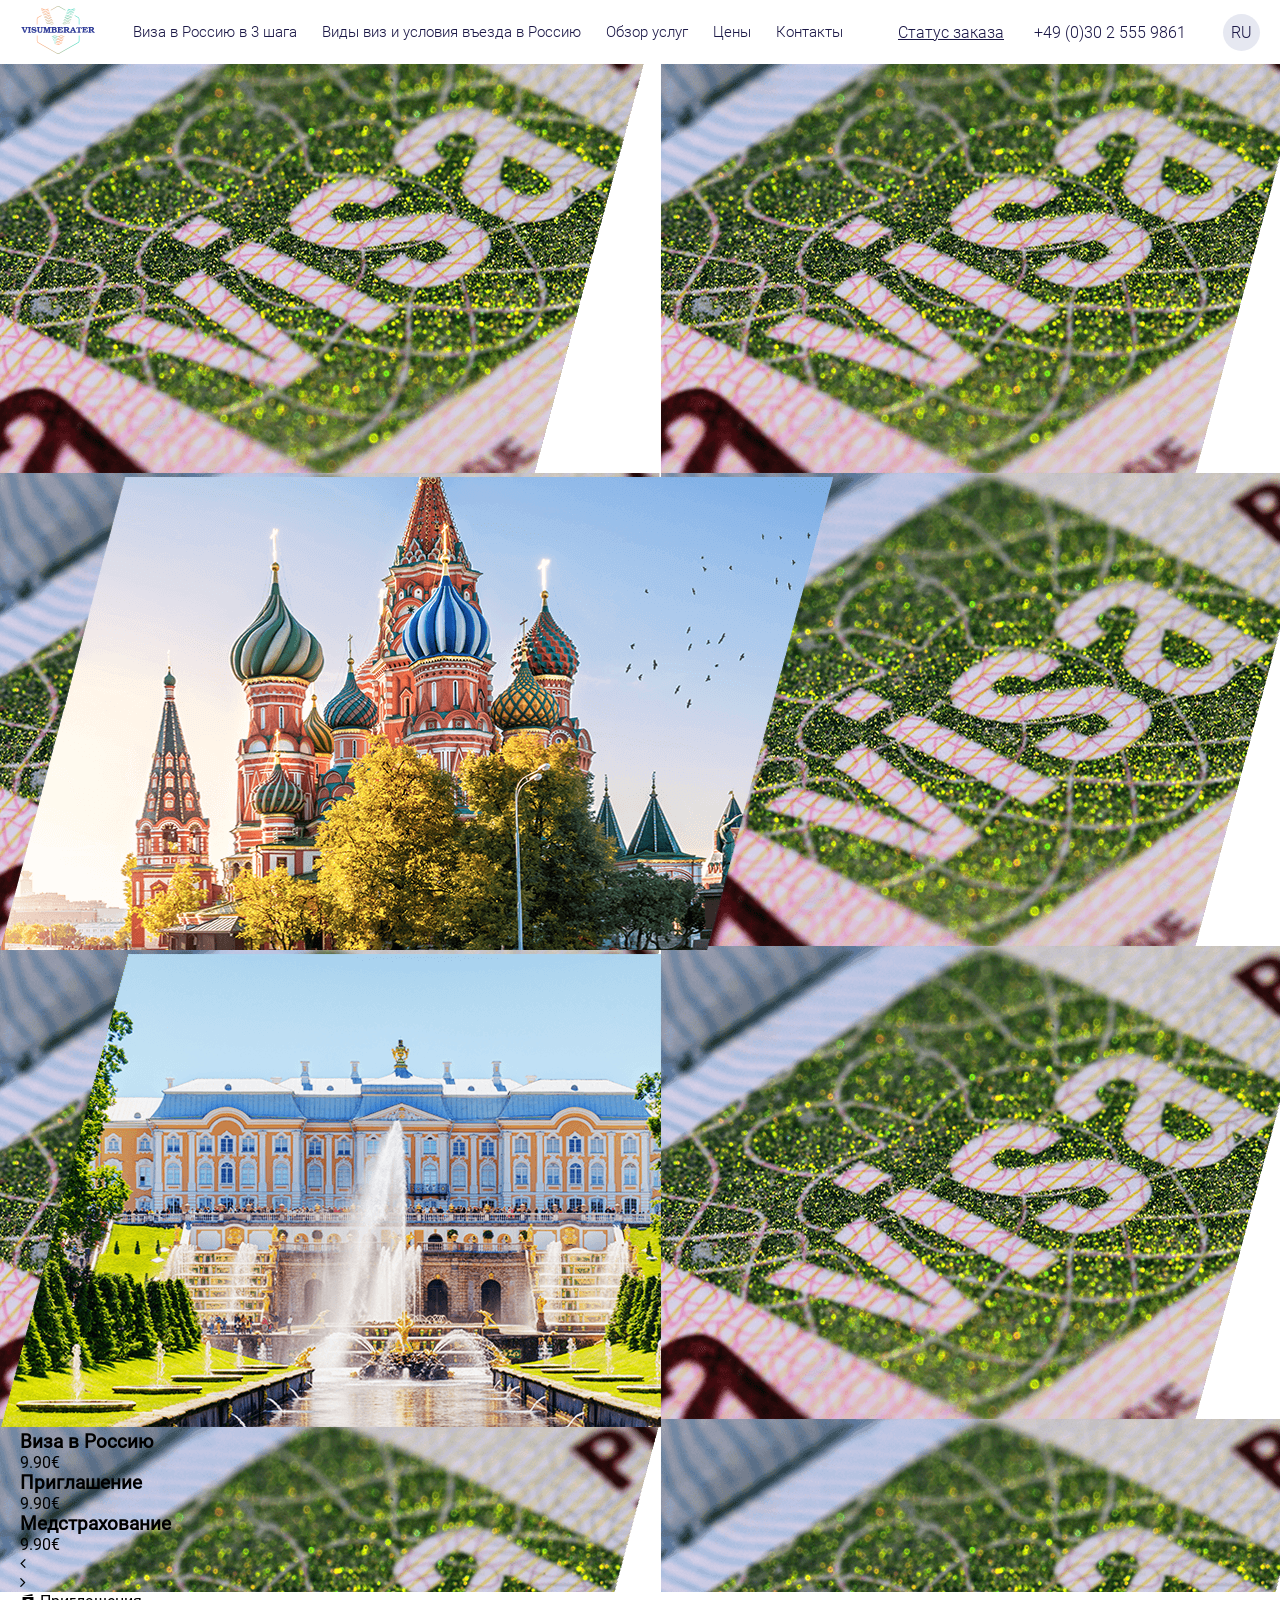
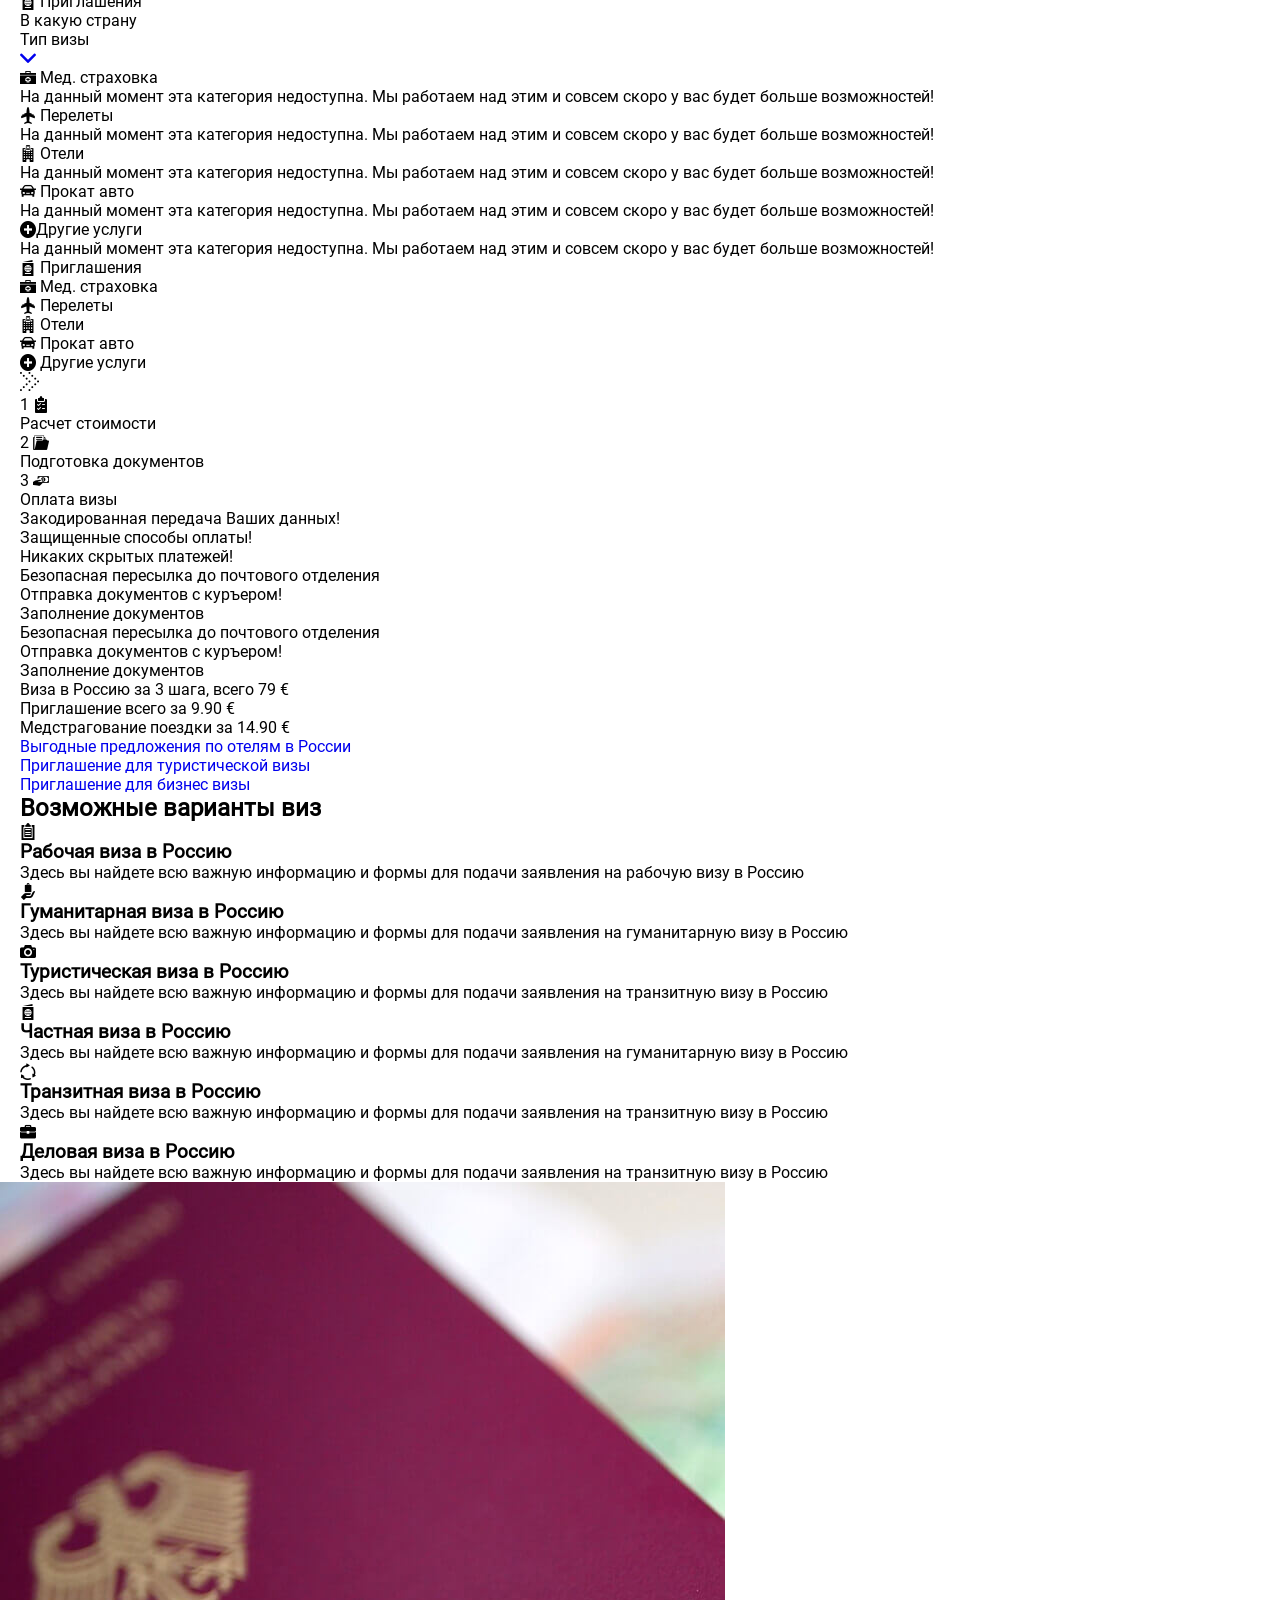
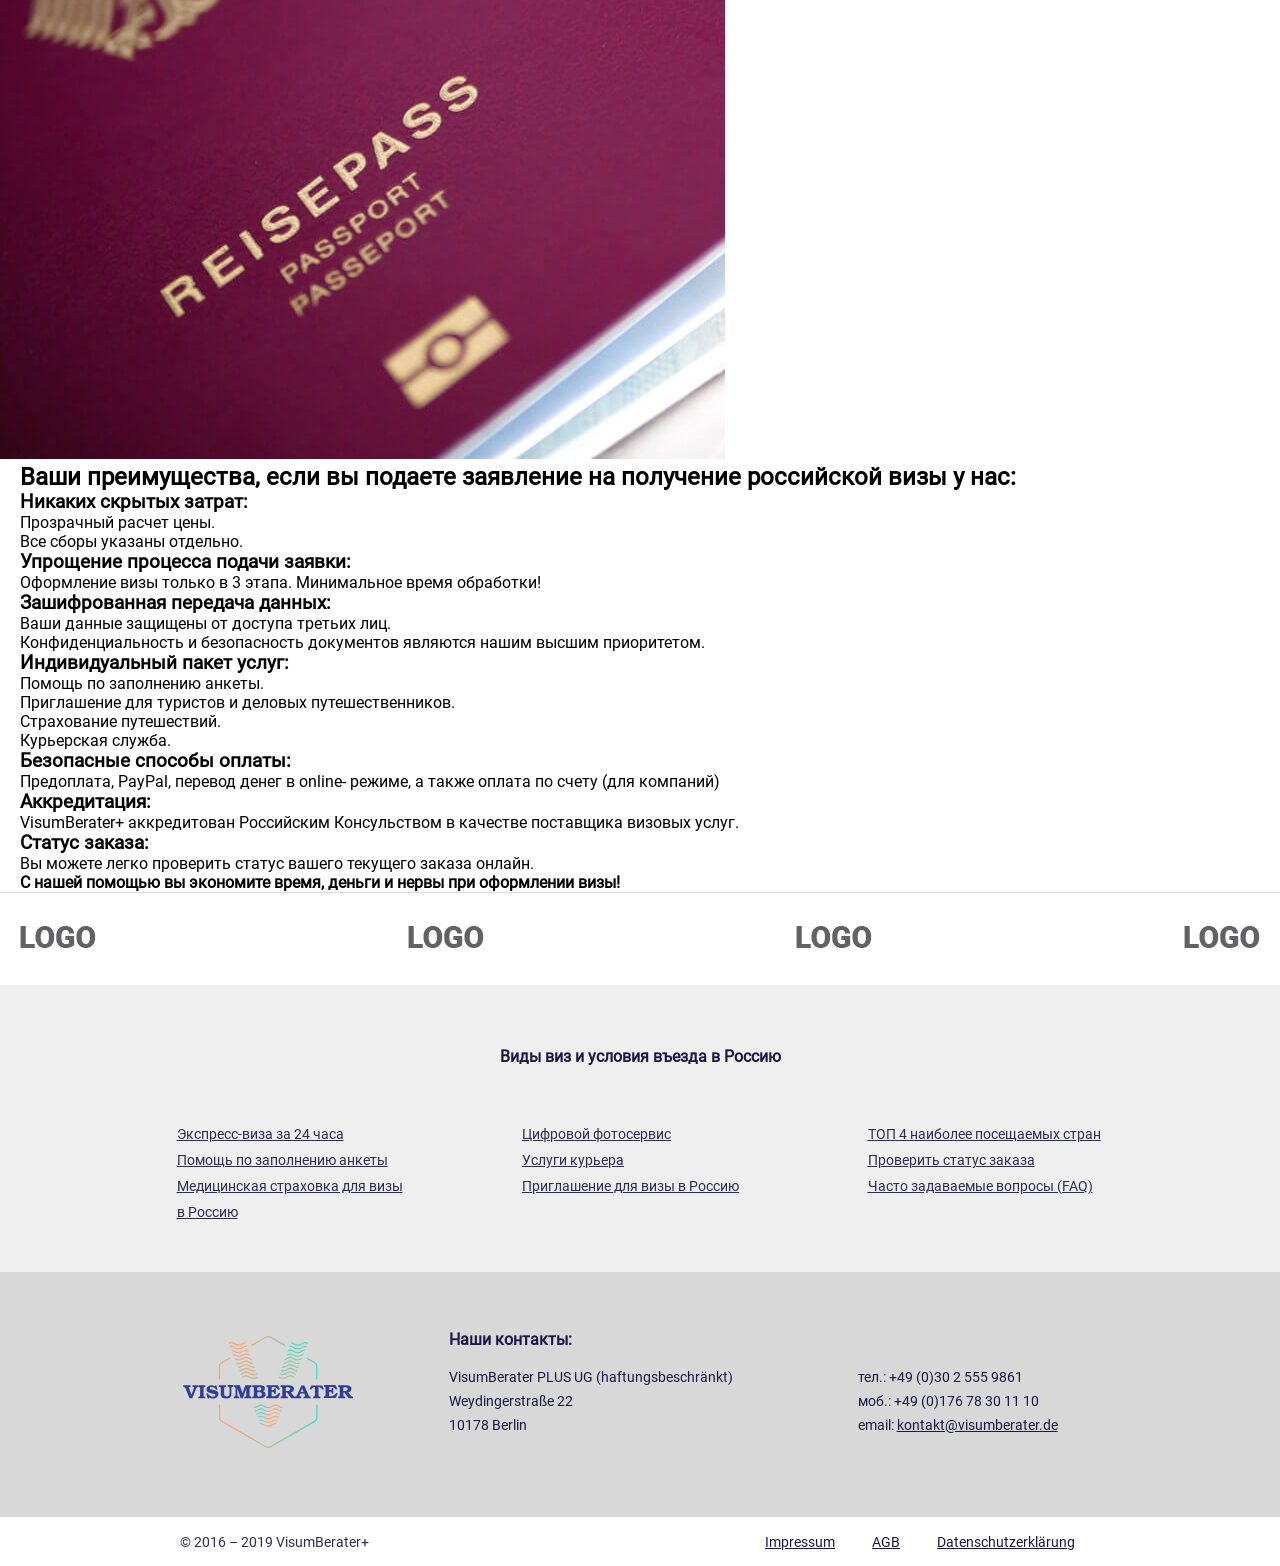
<file: index.html>
<!DOCTYPE html>
<html lang="en">

<head>
    <meta charset="UTF-8">
    <title>Home</title>
    <meta name="viewport" content="width=device-width, initial-scale=1.0, maximum-scale=1.0" />
    <link rel="icon" type="image/png" sizes="16x16" href="../img/logo.png">
    <link rel="stylesheet" href="../css/style.css">
    <link rel="stylesheet" href="https://toryvna.github.io/home.css">
</head>

<body>

    <!-- popups -->
    <!-- .closeBtn - закрывает попап -->
    <!-- .open-* - открывает попап -->

    <div class="overlay-visas_instructions overlayPopup">
        <div class="close"></div>
        <div class="visas_instructions__popup">
            <div class="content">
                <div class="container">
                    <span class="close-popup closeBtn"></span>
                    <h3>Пошаговая инструкция 
                    для получения визы в Россию  
                    •  VisumBerater+</h3>

                    <div class="wrapper">
                        <div class="item">
                            <div class="item-icon">
                                <span class="num">1</span>
                                <i class="icon-1-stage"></i>
                            </div>
                            <h4> На нашем сайте нет никаких 
                            скрытых платежей и сборов!</h4>
                            <ul>
                                <li>
                                    <p>Выберите вид визы</p>
                                </li>
                                <li>
                                    <p>Определите стоимость ее оформления путем выбора необходимых вам услуг и времени обработки
                                    </p>
                                </li>
                                <li>
                                    <p>Вы оплачиваете только те услуги, которые вы выбрали</p>
                                </li>
                            </ul>
                        </div>
                        <div class="item">
                            <div class="item-icon">
                                <span class="num">2</span>
                                <i class="icon-2-stage"></i>
                            </div>
                            <h4>С нами вы можете забыть 
                            про бумажные формы 
                            для заполнения вручную!</h4>
                            <ul>
                                <li>
                                    <p>Заполните визовую анкету</p>
                                </li>
                                <li>
                                    <p>Подготовьте необходимые документы
                                    </p>
                                </li>
                                <li>
                                    <p>Воспользуйтесь нашими услугами по заполнению анкеты: Помощь- Анкета
                                    </p>
                                </li>
                            </ul>
                        </div>
                        <div class="item">
                            <div class="item-icon">
                                <span class="num">3</span>
                                <i class="icon-3-stage"></i>
                            </div>
                            <h4>Моментальная и безопасная 
                            оплата за оформление визы!</h4>
                            <ul>
                                <li>
                                    <p>Оплатите вашу визу</p>
                                </li>
                                <li>
                                    <p>Вышлите ваши документы по почте или Вы можете занести Ваши документы к нам в бюро </p>
                                </li>
                            </ul>
                        </div>
                    </div>
                    <div class="getVisas">
                        <a href="visa-application.html">Подать заявление на визу</a>
                    </div>
                </div>
            </div>
        </div>
    </div>

    <div class="overlay-contacts overlayPopup">
        <div class="close"></div>
        <div class="contacts__popup">
            <div class="content">
                <div class="container">
                    <span class="close-popup closeBtn"></span>
                    <div class="wrapper">
                        <div class="block">
                            <div class="item workTime">
                                <h3>Наши часы работы: </h3>
                                <p>Понедельник - пятница: с 9:00 до 19:00</p>
                                <p>Суббота: с 11:00 до 15:00</p>
                            </div>
                            <div class="item phones">
                                <h3>Телефоны:</h3>
                                <p><a href="tel:+49 (0)30 2 555 9861">+49 (0)30 2 555 9861</a></p>
                                <p><a href="tel:+49 (0)176 78 30 11 10">+49 (0)176 78 30 11 10</a></p>
                            </div>
                            <div class="item wAp">
                                <p><a href="https://wa.me/493025559861">https://wa.me/493025559861</a></p>
                            </div>
                            <div class="item email">
                                <a href="mailto:kontakt@visumberater.d">kontakt@visumberater.d</a>
                            </div>
                        </div>
                        <div class="block">
                            <div class="item map">
                                <h3>Ваши документы высылайте 
                                по следующему адресу:</h3>
                                <p>VisumBerater Plus UG</p>
                                <p>Postfach 2 99 69</p>
                                <p>10132 Berlin</p>
                            </div>
                            <div class="item map">
                                <h3>Ваши документы высылайте 
                                по следующему адресу:</h3>
                                <p>VisumBerater Plus UG</p>
                                <p>Weydingerstraße 22</p>
                                <p>10178 Berlin</p>
                            </div>
                        </div>
                        <div class="block">
                            <h4>У вас есть вопросы? Свяжитесь 
                            с нами и мы охотно вас 
                            проконсультируем.</h4>
                            <p>Оформить туристическую, деловую или частную визу для поездки в Россию совсем не сложно, если вы обратитесь к нам!</p>
                            <a href="visa-application.html" class="getVisas">Заказать визу</a>
                        </div>
                    </div>
                </div>
            </div>
        </div>
    </div>

    <header class="header">
        <div class="container">
            <div class="header__wrap">
                <button class="toggle-menu">
                    <span class="hamburger">
                    <span class="sw-header"></span>
                    <span class="sw-topper"></span>
                    <span class="sw-bottom"></span>
                    <span class="sw-footer"></span>
                    </span>
                </button>
                <a href="index.html" class="header__logo">
                    <img src="../img/logo.svg" alt="logotype">
                </a>
                <div class="header__menu">
                    <div class="closeMenu"></div>
                    <nav>
                        <ul>
                            <li class="open-visas_instructions__popup popupLnk">
                                <a href="visa-instructions.html">Виза в Россию в 3 шага</a>
                            </li>
                            <li>
                                <a href="types-of-visas.html">Виды виз и условия въезда 
                                в Россию</a>
                            </li>
                            <li>
                                <a href="service-overview.html">Обзор услуг </a>
                            </li>
                            <li>
                                <a href="pricing.html">Цены</a>
                            </li>
                            <li class="open-contacts__popup popupLnk">
                                <a href="contacts.html">Контакты</a>
                            </li>
                        </ul>
                    </nav>
                    <a href="order-status.html" class="orderStatus">Статус заказа</a>
                    <a href="tel:+4903025559861" class="header__phone">+49 (0)30 2 555 9861</a>
                </div>
                <div class="header__language">
                    <span class="currentLanguage">RU</span>
                    <div class="header__language_list">
                        <a href="javascript:void(0)">EN</a>
                        <a href="javascript:void(0)">DE</a>
                    </div>
                </div>
            </div>
        </div>
    </header>

    <section class="banner" style="background-image: url('../img/banner-1.png')">
        <img src="../img/banner-1.png" alt="" class="bgImg-1 bgImg">
        <img src="../img/banner-2.png" alt="" class="bgImg-2 bgImg">
        <img src="../img/banner-3.png" alt="" class="bgImg-3 bgImg">
        <div class="container">
            <div class="wrapper">
                <div class="banner__slider swiper-container">
                    <div class="swiper-wrapper">
                        <div class="swiper-slide">
                            <div class="content">
                                <h3>Виза в Россию</h3>
                                <p>9.90€ </p>
                            </div>
                        </div>
                        <div class="swiper-slide">
                            <div class="content">
                                <h3>Приглашение</h3>
                                <p>9.90€ </p>
                            </div>
                        </div>
                        <div class="swiper-slide">
                            <div class="content">
                                <h3>Медстрахование</h3>
                                <p>9.90€ </p>
                            </div>
                        </div>
                    </div>
                    <div class="actions">
                        <!-- Add Arrows -->
                        <div class="sw-button-prev">
                            <i class="icon-icon7"></i>
                        </div>
                        <div class="sw-button-next">
                            <i class="icon-icon1"></i>
                        </div>
                    </div>

                </div>
            </div>
        </div>
    </section>

    <section class="search">
        <div class="container">
            <div class="search__form">
                <div class="tab-item tab-item1 active">
                    <div class="heading">
                        <p><i class="icon-passport-2"></i> Приглашения</p>
                    </div>
                    <div class="content">
                        <form>
                            <div class="flex-wrap">
                                <div class="form-select">
                                    <select data-jcf='{"wrapNative": false, "wrapNativeOnMobile": false, "fakeDropInBody": false, "useCustomScroll": true}'>
                                        <option>В какую страну</option>
                                        <option>Россия</option>
                                        <option>Германия</option>
                                        <option>Польша</option>
                                    </select>
                                </div>
                                <div class="form-select">
                                    <select data-jcf='{"wrapNative": false, "wrapNativeOnMobile": false, "fakeDropInBody": false, "useCustomScroll": true}'>
                                        <option>Тип визы</option>
                                        <option>визa 1</option>
                                        <option>визa 2</option>
                                        <option>визa 3</option>
                                    </select>
                                </div>
                                <div class="form-button">
                                    <!-- <button class="btn"><i class="icon-arrow-down"></i></button> -->
                                    <a href="javascript:void(0)" class="btn"><i class="icon-arrow-down"></i></a>
                                </div>
                            </div>
                        </form>
                    </div>
                </div>
                <div class="tab-item tab-item2">
                    <div class="heading">
                        <p><i class="icon-health"></i> Мед. страховка</p>
                    </div>
                    <div class="content">
                        <p>На данный момент эта категория недоступна. Мы работаем над этим и совсем скоро у вас будет больше возможностей!</p>
                    </div>
                </div>
                <div class="tab-item tab-item3">
                    <div class="heading">
                        <p><i class="icon-plane"></i> Перелеты</p>
                    </div>
                    <div class="content">
                        <p>На данный момент эта категория недоступна. Мы работаем над этим и совсем скоро у вас будет больше возможностей!</p>
                    </div>
                </div>
                <div class="tab-item tab-item4">
                    <div class="heading">
                        <p><i class="icon-hotel"></i> Отели</p>
                    </div>
                    <div class="content">
                        <p>На данный момент эта категория недоступна. Мы работаем над этим и совсем скоро у вас будет больше возможностей!</p>
                    </div>
                </div>
                <div class="tab-item tab-item5">
                    <div class="heading">
                        <p><i class="icon-car"></i> Прокат авто</p>
                    </div>
                    <div class="content">
                        <p>На данный момент эта категория недоступна. Мы работаем над этим и совсем скоро у вас будет больше возможностей!</p>
                    </div>
                </div>
                <div class="tab-item tab-item6">
                    <div class="heading">
                        <p><i class="icon-other-services"></i>Другие услуги</p>
                    </div>
                    <div class="content">
                        <p>На данный момент эта категория недоступна. Мы работаем над этим и совсем скоро у вас будет больше возможностей!</p>
                    </div>
                </div>

                <div class="top__tabs">
                    <div data-tab="tab-item1" class="filter-items active">
                        <p><i class="icon-passport-2"></i> <span>Приглашения</span></p>
                    </div>
                    <div class="slider_tabs swiper-container">
                        <div class="swiper-wrapper">
                            <div data-tab="tab-item2" class="swiper-slide filter-items">
                                <p><i class="icon-health"></i> <span>Мед. страховка</span></p>
                            </div>
                            <div data-tab="tab-item3" class="swiper-slide filter-items">
                                <p><i class="icon-plane"></i> <span>Перелеты</span></p>
                            </div>
                            <div data-tab="tab-item4" class="swiper-slide filter-items">
                                <p><i class="icon-hotel"></i> <span>Отели</span></p>
                            </div>
                            <div data-tab="tab-item5" class="swiper-slide filter-items desk">
                                <p><i class="icon-car"></i> <span>Прокат авто</span></p>
                            </div>
                            <div data-tab="tab-item6" class="swiper-slide filter-items desk">
                                <p><i class="icon-other-services"></i> <span>Другие услуги</span></p>
                            </div>
                        </div>
                        <div class="sw-button-next">
                            <img src="../img/arrows-icon.png" alt="more">
                        </div>
                        <div class="sw-button-prev"></div>
                    </div>
                </div>
            </div>
        </div>
    </section>

    <section class="benefits">
        <div class="container">
            <div class="benefits__top">
                <div class="item">
                    <div class="item-icon">
                        <span class="num">1</span>
                        <i class="icon-1-stage"></i>
                    </div>
                    <p> Расчет стоимости</p>
                </div>
                <div class="item">
                    <div class="item-icon">
                        <span class="num">2</span>
                        <i class="icon-2-stage"></i>
                    </div>
                    <p>Подготовка документов</p>
                </div>
                <div class="item">
                    <div class="item-icon">
                        <span class="num">3</span>
                        <i class="icon-3-stage"></i>
                    </div>
                    <p>Оплата визы</p>
                </div>
            </div>
            <div class="benefits__lists">
                <ul>
                    <li>
                        <p>Закодированная передача Ваших данных! </p>
                    </li>
                    <li>
                        <p>Защищенные способы оплаты! </p>
                    </li>
                    <li>
                        <p>Никаких скрытых платежей!</p>
                    </li>
                </ul>
                <ul>
                    <li>
                        <p>Безопасная пересылка до почтового отделения </p>
                    </li>
                    <li>
                        <p>Отправка документов с куръером!</p>
                    </li>
                    <li>
                        <p>Заполнение документов</p>
                    </li>
                </ul>
                <ul>
                    <li>
                        <p>Безопасная пересылка до почтового отделения </p>
                    </li>
                    <li>
                        <p>Отправка документов с куръером!</p>
                    </li>
                    <li>
                        <p>Заполнение документов</p>
                    </li>
                </ul>
                <ul>
                    <li>
                        <p>Виза в Россию за 3 шага, всего 79 € </p>
                    </li>
                    <li>
                        <p>Приглашение всего за 9.90 €</p>
                    </li>
                    <li>
                        <p>Медстрагование поездки за 14.90 €</p>
                    </li>
                </ul>
            </div>
            <div class="benefits__articles">
                <a href="javascript:void(0)" class="item" style="background-image:url('../img/aricle1.png');">
                    <p>Выгодные предложения по отелям в России</p>
                    </daiv>
                    <a href="javascript:void(0)" class="item" style="background-image:url('../img/aricle2.png');">
                        <p>Приглашение для туристической визы</p>
                    </a>
                    <a href="javascript:void(0)" class="item" style="background-image:url('../img/aricle3.png');">
                        <p>Приглашение для бизнес визы</p>
                    </a>
            </div>
        </div>
    </section>

    <section class="visas">
        <div class="container">
            <h2>Возможные варианты виз</h2>
            <div class="flex-wrap">
                <div class="item">
                    <div class="heading">
                        <i class="icon-report2"></i>
                        <h3> Рабочая виза в Россию</h3>
                    </div>
                    <p>Здесь вы найдете всю важную информацию и формы для подачи заявления на рабочую визу в Россию</p>
                </div>
                <div class="item">
                    <div class="heading">
                        <i class="icon-product"></i>
                        <h3> Гуманитарная виза в Россию</h3>
                    </div>
                    <p>Здесь вы найдете всю важную информацию и формы для подачи заявления на гуманитарную визу в Россию</p>
                </div>
                <div class="item">
                    <div class="heading">
                        <i class="icon-camera"></i>
                        <h3> Туристическая виза в Россию</h3>
                    </div>
                    <p>Здесь вы найдете всю важную информацию и формы для подачи заявления на транзитную визу в Россию</p>
                </div>
                <div class="item">
                    <div class="heading">
                        <i class="icon-passport-2"></i>
                        <h3>Частная виза в Россию</h3>
                    </div>
                    <p>Здесь вы найдете всю важную информацию и формы для подачи заявления на гуманитарную визу в Россию</p>
                </div>
                <div class="item">
                    <div class="heading">
                        <i class="icon-loop"></i>
                        <h3>Транзитная виза в Россию</h3>
                    </div>
                    <p>Здесь вы найдете всю важную информацию и формы для подачи заявления на транзитную визу в Россию</p>
                </div>
                <div class="item">
                    <div class="heading">
                        <i class="icon-briefcase"></i>
                        <h3>Деловая виза в Россию</h3>
                    </div>
                    <p>Здесь вы найдете всю важную информацию и формы для подачи заявления на транзитную визу в Россию</p>
                </div>
            </div>
        </div>
    </section>

    <section class="whatGet">
        <img src="../img/passImg.jpg" alt="" class="leftImg">
        <div class="container">
            <div class="content">
                <h2>Ваши преимущества, если вы подаете заявление 
                    на получение российской визы у нас:</h2>
                <div class="flex-wrap">
                    <div class="item-block">
                        <h3>Никаких скрытых затрат:</h3>
                        <ul>
                            <li>
                                <p>Прозрачный расчет цены.</p>
                                <p>Все сборы указаны отдельно.</p>
                            </li>
                        </ul>
                    </div>
                    <div class="item-block">
                        <h3>Упрощение процесса подачи заявки:</h3>
                        <ul>
                            <li>
                                <p>Оформление визы только в 3 этапа. Минимальное время обработки!
                                </p>
                            </li>
                        </ul>
                    </div>
                    <div class="item-block">
                        <h3>Зашифрованная передача данных:</h3>
                        <ul>
                            <li>
                                <p>Ваши данные защищены от доступа третьих лиц.</p>
                            </li>
                            <li>
                                <p>Конфиденциальность и безопасность документов являются нашим высшим приоритетом.</p>
                            </li>
                        </ul>
                    </div>
                    <div class="item-block">
                        <h3>Индивидуальный пакет услуг:</h3>
                        <ul>
                            <li>
                                <p>Помощь по заполнению анкеты.</p>
                            </li>
                            <li>
                                <p>Приглашение для туристов и деловых путешественников.</p>
                            </li>
                            <li>
                                <p>Страхование путешествий.</p>
                            </li>
                            <li>
                                <p>Курьерская служба.</p>
                            </li>
                        </ul>
                    </div>
                    <div class="item-block">
                        <h3>Безопасные способы оплаты:</h3>
                        <ul>
                            <li>
                                <p>Предоплата, PayPal, перевод денег в online- режиме, а также оплата по счету (для компаний)</p>
                            </li>
                        </ul>
                    </div>
                    <div class="item-block">
                        <h3>Аккредитация:</h3>
                        <ul>
                            <li>
                                <p>VisumBerater+ аккредитован Российским Консульством в качестве поставщика визовых услуг.
                                </p>
                            </li>
                        </ul>
                    </div>
                    <div class="item-block">
                        <h3>Статус заказа:</h3>
                        <ul>
                            <li>
                                <p>Вы можете легко проверить статус вашего текущего заказа онлайн.</p>
                            </li>
                        </ul>
                    </div>
                </div>
                <h4> С нашей помощью вы  экономите  время, деньги и нервы при оформлении визы!</h4>
            </div>
        </div>
    </section>


    <footer class="footer">
        <div class="footer__logos">
            <div class="container">
                <div class="flex-wrap">
                    <a href="javascript:void(0)" class="item">
                        <img src="../img/logoImg.png" alt="">
                    </a>
                    <a href="javascript:void(0)" class="item">
                        <img src="../img/logoImg.png" alt="">
                    </a>
                    <a href="javascript:void(0)" class="item">
                        <img src="../img/logoImg.png" alt="">
                    </a>
                    <a href="javascript:void(0)" class="item">
                        <img src="../img/logoImg.png" alt="">
                    </a>
                </div>
            </div>
        </div>
        <div class="footer__menu">
            <div class="container">
                <h3>Виды виз и условия въезда в Россию</h3>
                <div class="listsWrap">
                    <ul>
                        <li>
                            <a href="javascript:void(0)">Экспресс-виза за 24 часа</a>
                        </li>
                        <li>
                            <a href="javascript:void(0)">Помощь по заполнению анкеты</a>
                        </li>
                        <li>
                            <a href="javascript:void(0)">Медицинская страховка для визы в Россию</a>
                        </li>
                    </ul>
                    <ul>
                        <li>
                            <a href="javascript:void(0)">Цифровой фотосервис</a>
                        </li>
                        <li>
                            <a href="javascript:void(0)">Услуги курьера</a>
                        </li>
                        <li>
                            <a href="javascript:void(0)">Приглашение для визы в Россию</a>
                        </li>
                    </ul>
                    <ul>
                        <li>
                            <a href="javascript:void(0)">ТОП 4 наиболее посещаемых стран</a>
                        </li>
                        <li>
                            <a href="javascript:void(0)">Проверить статус заказа</a>
                        </li>
                        <li>
                            <a href="javascript:void(0)">Часто задаваемые вопросы (FAQ)</a>
                        </li>
                    </ul>
                </div>
            </div>
        </div>
        <div class="footer__contacts">
            <div class="container">
                <div class="wrapper">
                    <a href="index.html" class="footer__logo">
                        <img src="../img/logo.svg" alt="logotype">
                    </a>
                    <div class="block">
                        <h3>Наши контакты:</h3>
                        <div class="flex-wrap">
                            <div class="item">
                                <p>VisumBerater PLUS UG (haftungsbeschränkt)</p>
                                <p>Weydingerstraße 22 </p>
                                <p>10178 Berlin</p>
                            </div>
                            <div class="item">
                                <p>тел.: <a href="tel:+49 (0)30 2 555 9861">+49 (0)30 2 555 9861</a></p>
                                <p>моб.: <a href="tel:+49 (0)176 78 30 11 10">+49 (0)176 78 30 11 10</a></p>
                                <p>email: <a href="mailto:kontakt@visumberater.de" class="footer-email">kontakt@visumberater.de</a></p>
                            </div>
                        </div>
                    </div>
                </div>
                <ul class="subMenu">
                    <li>
                        <a href="javascript:void(0)">Impressum    </a>
                        <li>
                            <a href="javascript:void(0)">AGB    </a>
                            <li>
                                <a href="javascript:void(0)"> Datenschutzerklärung</a>
                </ul>
            </div>
        </div>
        <div class="footer__copyright">
            <div class="container">
                <div class="flex-wrap">
                    <p>© 2016 – 2019 VisumBerater+</p>
                    <ul class="subMenu">
                        <li>
                            <a href="javascript:void(0)">Impressum    </a>
                            <li>
                                <a href="javascript:void(0)">AGB    </a>
                                <li>
                                    <a href="javascript:void(0)"> Datenschutzerklärung</a>
                    </ul>
                </div>
            </div>
        </div>
    </footer>

    <script src="../js/jquery.min.js"></script>
    <script src="../js/jcf.min.js"></script>
    <script src="../js/jcf.select.min.js"></script>
    <script src="../js/swiper.min.js"></script>
    <script src="../js/script.min.js"></script>
    <script src="../js/home.min.js"></script>
</body>

</html>
</file>
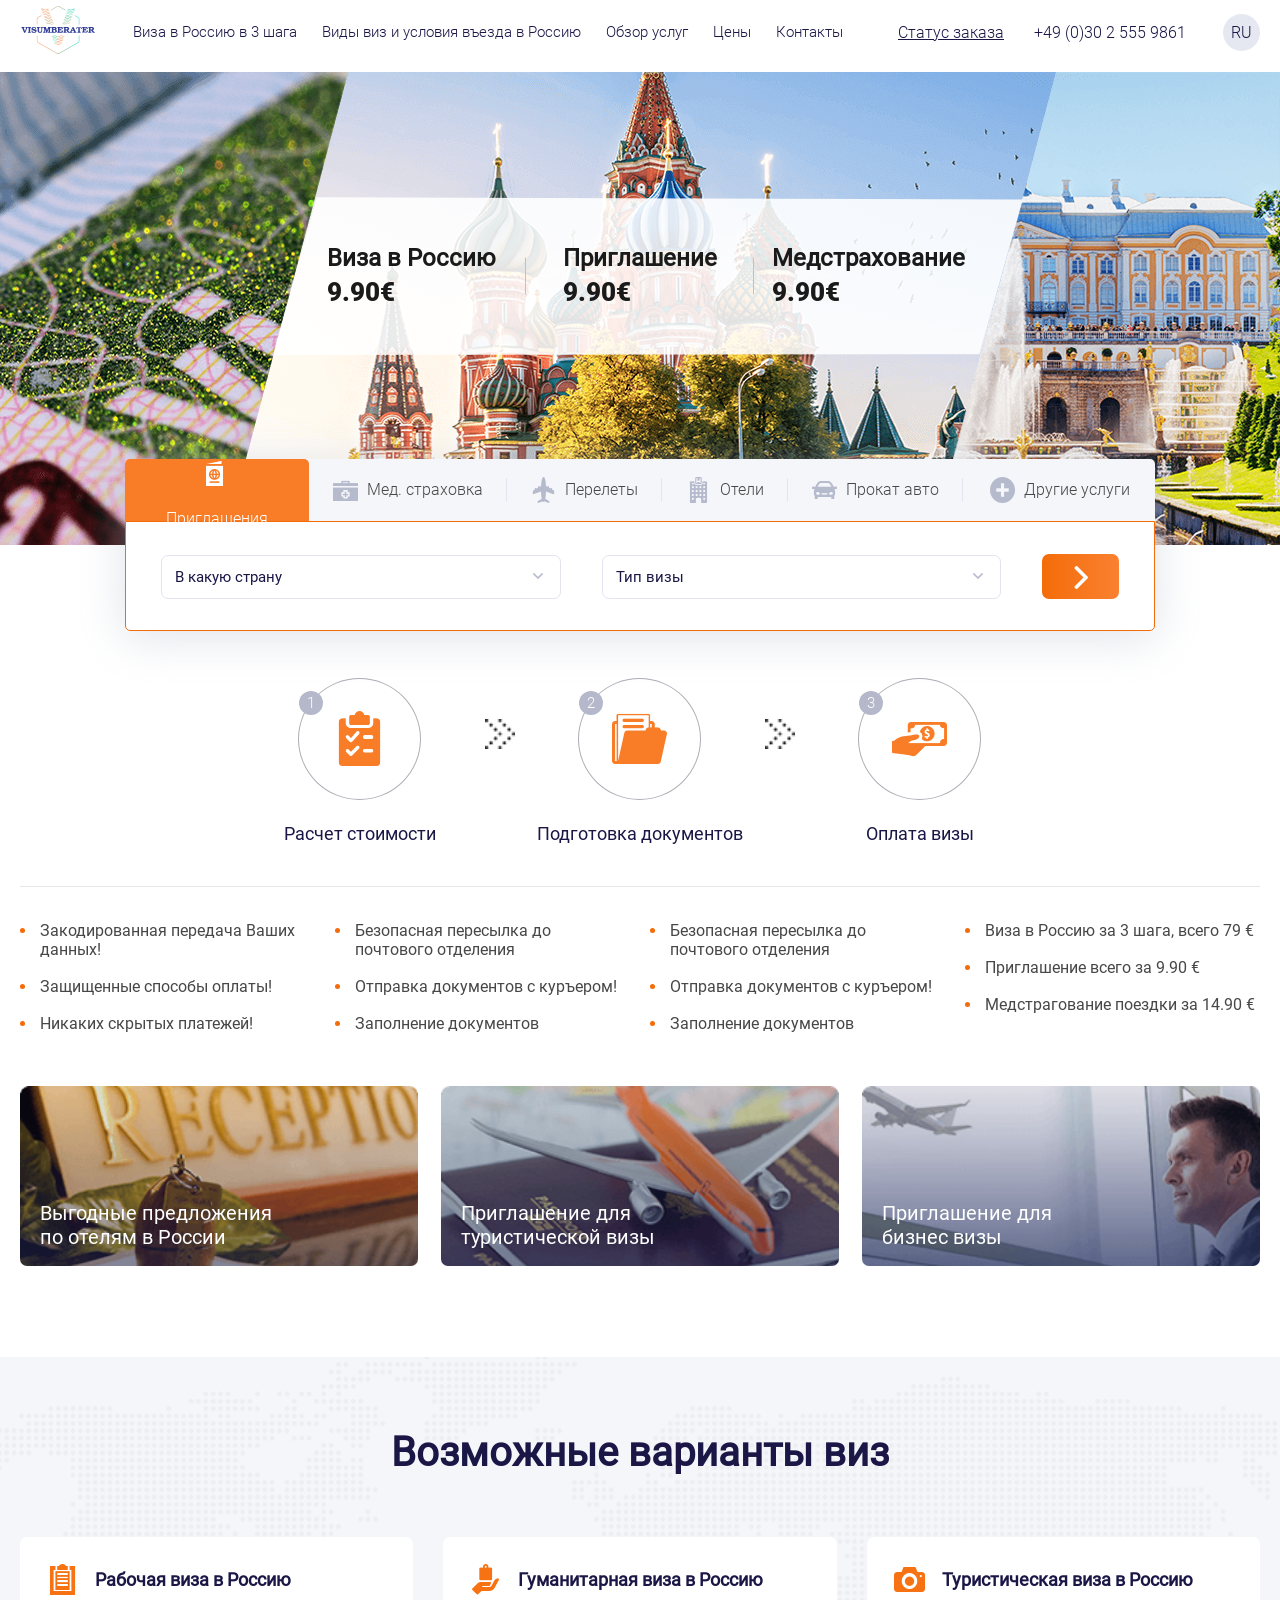
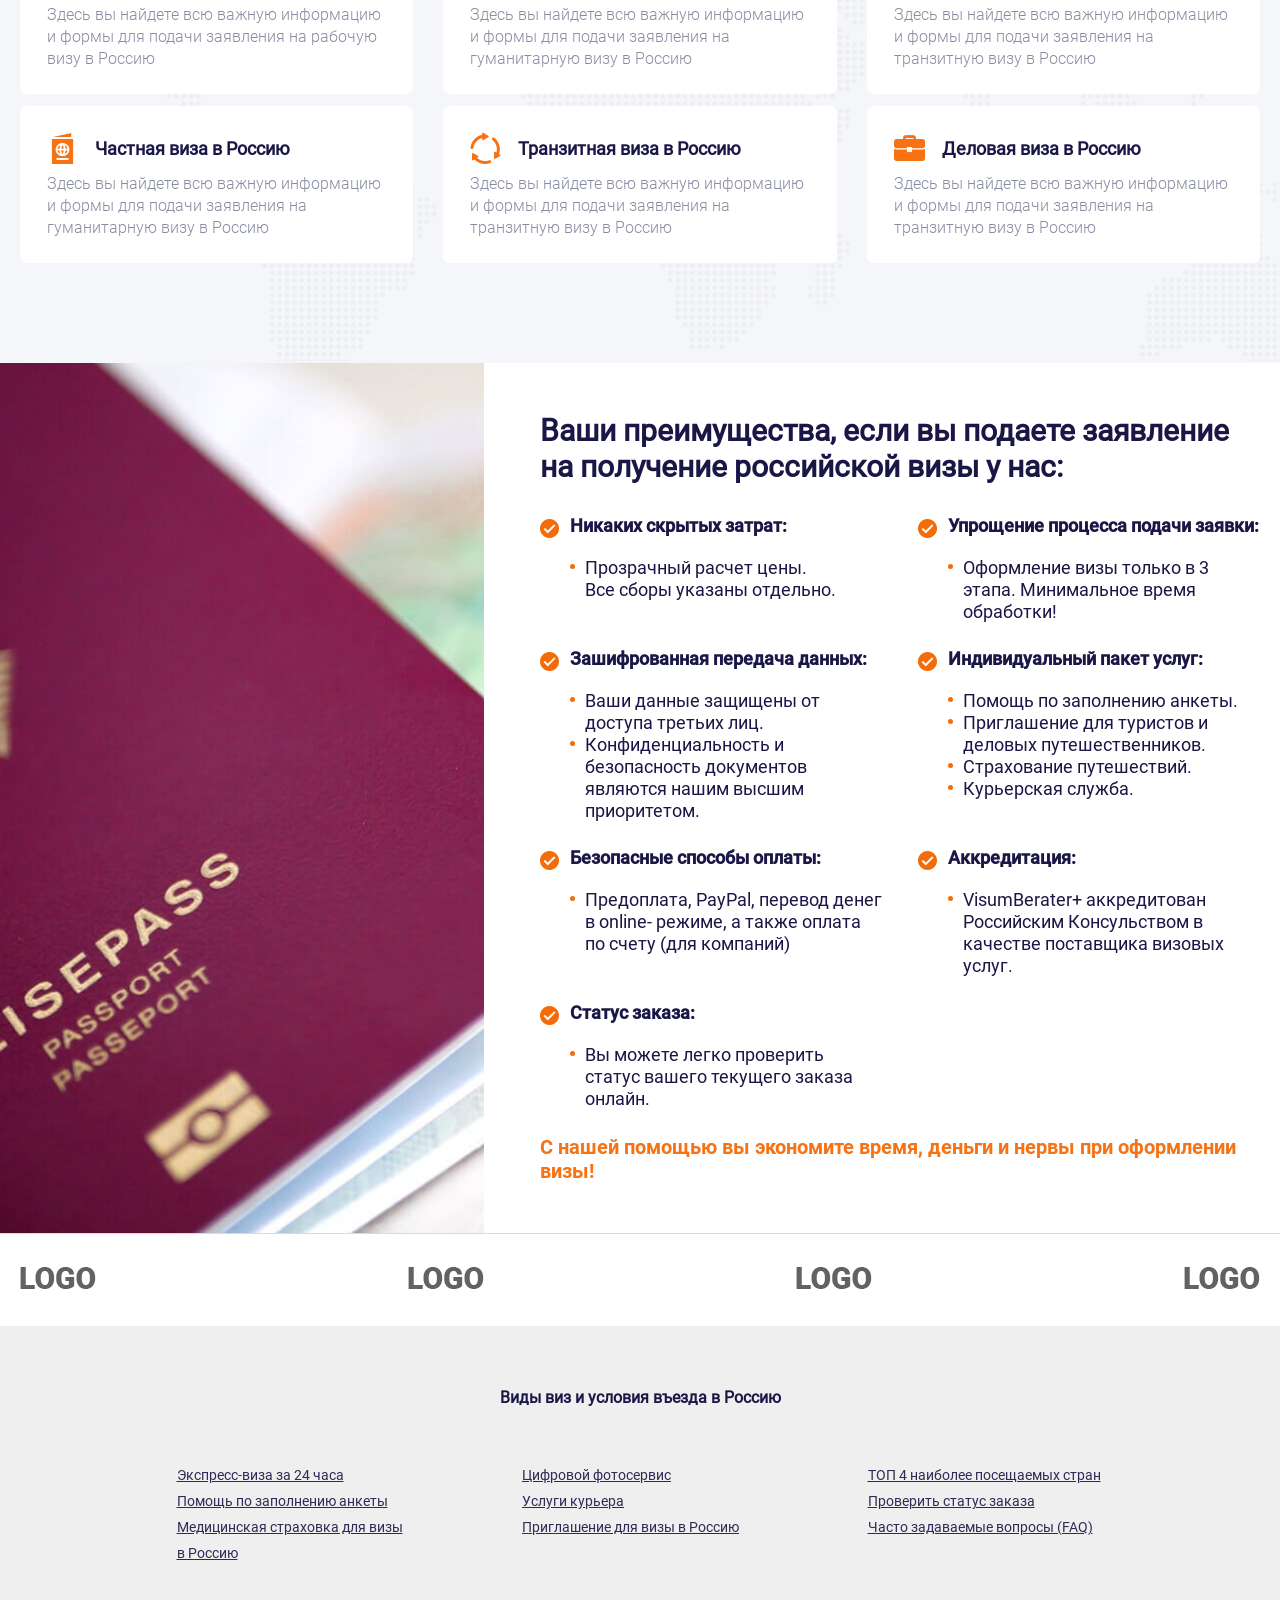
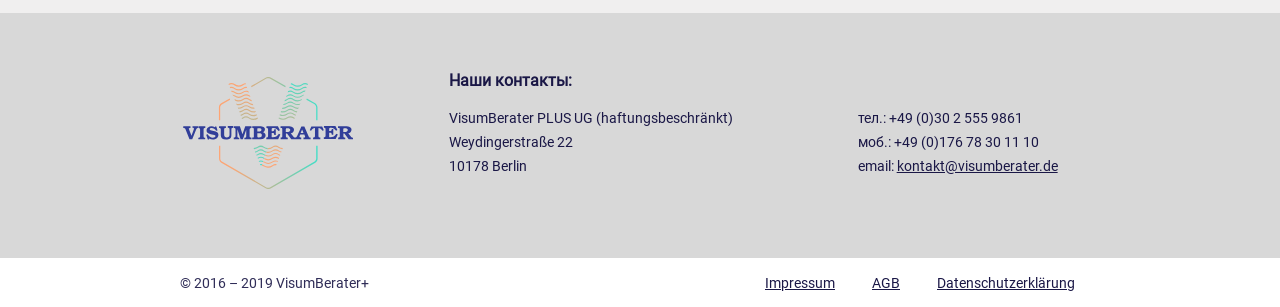
<file: templates/index.html>
<!DOCTYPE html>
<html lang="en">

<head>
    <meta charset="UTF-8">
    <title>Home</title>
    <meta name="viewport" content="width=device-width, initial-scale=1.0, maximum-scale=1.0" />
    <link rel="icon" type="image/png" sizes="16x16" href="../img/logo.png">
    <link rel="stylesheet" href="../css/style.css">
    <link rel="stylesheet" href="../css/home.css">
</head>

<body>

    <!-- popups -->
    <!-- .closeBtn - закрывает попап -->
    <!-- .open-* - открывает попап -->

    <div class="overlay-visas_instructions overlayPopup">
        <div class="close"></div>
        <div class="visas_instructions__popup">
            <div class="content">
                <div class="container">
                    <span class="close-popup closeBtn"></span>
                    <h3>Пошаговая инструкция 
                    для получения визы в Россию  
                    •  VisumBerater+</h3>

                    <div class="wrapper">
                        <div class="item">
                            <div class="item-icon">
                                <span class="num">1</span>
                                <i class="icon-1-stage"></i>
                            </div>
                            <h4> На нашем сайте нет никаких 
                            скрытых платежей и сборов!</h4>
                            <ul>
                                <li>
                                    <p>Выберите вид визы</p>
                                </li>
                                <li>
                                    <p>Определите стоимость ее оформления путем выбора необходимых вам услуг и времени обработки
                                    </p>
                                </li>
                                <li>
                                    <p>Вы оплачиваете только те услуги, которые вы выбрали</p>
                                </li>
                            </ul>
                        </div>
                        <div class="item">
                            <div class="item-icon">
                                <span class="num">2</span>
                                <i class="icon-2-stage"></i>
                            </div>
                            <h4>С нами вы можете забыть 
                            про бумажные формы 
                            для заполнения вручную!</h4>
                            <ul>
                                <li>
                                    <p>Заполните визовую анкету</p>
                                </li>
                                <li>
                                    <p>Подготовьте необходимые документы
                                    </p>
                                </li>
                                <li>
                                    <p>Воспользуйтесь нашими услугами по заполнению анкеты: Помощь- Анкета
                                    </p>
                                </li>
                            </ul>
                        </div>
                        <div class="item">
                            <div class="item-icon">
                                <span class="num">3</span>
                                <i class="icon-3-stage"></i>
                            </div>
                            <h4>Моментальная и безопасная 
                            оплата за оформление визы!</h4>
                            <ul>
                                <li>
                                    <p>Оплатите вашу визу</p>
                                </li>
                                <li>
                                    <p>Вышлите ваши документы по почте или Вы можете занести Ваши документы к нам в бюро </p>
                                </li>
                            </ul>
                        </div>
                    </div>
                    <div class="getVisas">
                        <a href="visa-application.html">Подать заявление на визу</a>
                    </div>
                </div>
            </div>
        </div>
    </div>

    <div class="overlay-contacts overlayPopup">
        <div class="close"></div>
        <div class="contacts__popup">
            <div class="content">
                <div class="container">
                    <span class="close-popup closeBtn"></span>
                    <div class="wrapper">
                        <div class="block">
                            <div class="item workTime">
                                <h3>Наши часы работы: </h3>
                                <p>Понедельник - пятница: с 9:00 до 19:00</p>
                                <p>Суббота: с 11:00 до 15:00</p>
                            </div>
                            <div class="item phones">
                                <h3>Телефоны:</h3>
                                <p><a href="tel:+49 (0)30 2 555 9861">+49 (0)30 2 555 9861</a></p>
                                <p><a href="tel:+49 (0)176 78 30 11 10">+49 (0)176 78 30 11 10</a></p>
                            </div>
                            <div class="item wAp">
                                <p><a href="https://wa.me/493025559861">https://wa.me/493025559861</a></p>
                            </div>
                            <div class="item email">
                                <a href="mailto:kontakt@visumberater.d">kontakt@visumberater.d</a>
                            </div>
                        </div>
                        <div class="block">
                            <div class="item map">
                                <h3>Ваши документы высылайте 
                                по следующему адресу:</h3>
                                <p>VisumBerater Plus UG</p>
                                <p>Postfach 2 99 69</p>
                                <p>10132 Berlin</p>
                            </div>
                            <div class="item map">
                                <h3>Ваши документы высылайте 
                                по следующему адресу:</h3>
                                <p>VisumBerater Plus UG</p>
                                <p>Weydingerstraße 22</p>
                                <p>10178 Berlin</p>
                            </div>
                        </div>
                        <div class="block">
                            <h4>У вас есть вопросы? Свяжитесь 
                            с нами и мы охотно вас 
                            проконсультируем.</h4>
                            <p>Оформить туристическую, деловую или частную визу для поездки в Россию совсем не сложно, если вы обратитесь к нам!</p>
                            <a href="visa-application.html" class="getVisas">Заказать визу</a>
                        </div>
                    </div>
                </div>
            </div>
        </div>
    </div>

    <header class="header">
        <div class="container">
            <div class="header__wrap">
                <button class="toggle-menu">
                    <span class="hamburger">
                    <span class="sw-header"></span>
                    <span class="sw-topper"></span>
                    <span class="sw-bottom"></span>
                    <span class="sw-footer"></span>
                    </span>
                </button>
                <a href="index.html" class="header__logo">
                    <img src="../img/logo.svg" alt="logotype">
                </a>
                <div class="header__menu">
                    <div class="closeMenu"></div>
                    <nav>
                        <ul>
                            <li class="open-visas_instructions__popup popupLnk">
                                <a href="visa-instructions.html">Виза в Россию в 3 шага</a>
                            </li>
                            <li>
                                <a href="types-of-visas.html">Виды виз и условия въезда 
                                в Россию</a>
                            </li>
                            <li>
                                <a href="service-overview.html">Обзор услуг </a>
                            </li>
                            <li>
                                <a href="pricing.html">Цены</a>
                            </li>
                            <li class="open-contacts__popup popupLnk">
                                <a href="contacts.html">Контакты</a>
                            </li>
                        </ul>
                    </nav>
                    <a href="order-status.html" class="orderStatus">Статус заказа</a>
                    <a href="tel:+4903025559861" class="header__phone">+49 (0)30 2 555 9861</a>
                </div>
                <div class="header__language">
                    <span class="currentLanguage">RU</span>
                    <div class="header__language_list">
                        <a href="javascript:void(0)">EN</a>
                        <a href="javascript:void(0)">DE</a>
                    </div>
                </div>
            </div>
        </div>
    </header>

    <section class="banner" style="background-image: url('../img/banner-1.png')">
        <img src="../img/banner-1.png" alt="" class="bgImg-1 bgImg">
        <img src="../img/banner-2.png" alt="" class="bgImg-2 bgImg">
        <img src="../img/banner-3.png" alt="" class="bgImg-3 bgImg">
        <div class="container">
            <div class="wrapper">
                <div class="banner__slider swiper-container">
                    <div class="swiper-wrapper">
                        <div class="swiper-slide">
                            <div class="content">
                                <h3>Виза в Россию</h3>
                                <p>9.90€ </p>
                            </div>
                        </div>
                        <div class="swiper-slide">
                            <div class="content">
                                <h3>Приглашение</h3>
                                <p>9.90€ </p>
                            </div>
                        </div>
                        <div class="swiper-slide">
                            <div class="content">
                                <h3>Медстрахование</h3>
                                <p>9.90€ </p>
                            </div>
                        </div>
                    </div>
                    <div class="actions">
                        <!-- Add Arrows -->
                        <div class="sw-button-prev">
                            <i class="icon-icon7"></i>
                        </div>
                        <div class="sw-button-next">
                            <i class="icon-icon1"></i>
                        </div>
                    </div>

                </div>
            </div>
        </div>
    </section>

    <section class="search">
        <div class="container">
            <div class="search__form">
                <div class="tab-item tab-item1 active">
                    <div class="heading">
                        <p><i class="icon-passport-2"></i> Приглашения</p>
                    </div>
                    <div class="content">
                        <form>
                            <div class="flex-wrap">
                                <div class="form-select">
                                    <select data-jcf='{"wrapNative": false, "wrapNativeOnMobile": false, "fakeDropInBody": false, "useCustomScroll": true}'>
                                        <option>В какую страну</option>
                                        <option>Россия</option>
                                        <option>Германия</option>
                                        <option>Польша</option>
                                    </select>
                                </div>
                                <div class="form-select">
                                    <select data-jcf='{"wrapNative": false, "wrapNativeOnMobile": false, "fakeDropInBody": false, "useCustomScroll": true}'>
                                        <option>Тип визы</option>
                                        <option>визa 1</option>
                                        <option>визa 2</option>
                                        <option>визa 3</option>
                                    </select>
                                </div>
                                <div class="form-button">
                                    <!-- <button class="btn"><i class="icon-arrow-down"></i></button> -->
                                    <a href="javascript:void(0)" class="btn"><i class="icon-arrow-down"></i></a>
                                </div>
                            </div>
                        </form>
                    </div>
                </div>
                <div class="tab-item tab-item2">
                    <div class="heading">
                        <p><i class="icon-health"></i> Мед. страховка</p>
                    </div>
                    <div class="content">
                        <p>На данный момент эта категория недоступна. Мы работаем над этим и совсем скоро у вас будет больше возможностей!</p>
                    </div>
                </div>
                <div class="tab-item tab-item3">
                    <div class="heading">
                        <p><i class="icon-plane"></i> Перелеты</p>
                    </div>
                    <div class="content">
                        <p>На данный момент эта категория недоступна. Мы работаем над этим и совсем скоро у вас будет больше возможностей!</p>
                    </div>
                </div>
                <div class="tab-item tab-item4">
                    <div class="heading">
                        <p><i class="icon-hotel"></i> Отели</p>
                    </div>
                    <div class="content">
                        <p>На данный момент эта категория недоступна. Мы работаем над этим и совсем скоро у вас будет больше возможностей!</p>
                    </div>
                </div>
                <div class="tab-item tab-item5">
                    <div class="heading">
                        <p><i class="icon-car"></i> Прокат авто</p>
                    </div>
                    <div class="content">
                        <p>На данный момент эта категория недоступна. Мы работаем над этим и совсем скоро у вас будет больше возможностей!</p>
                    </div>
                </div>
                <div class="tab-item tab-item6">
                    <div class="heading">
                        <p><i class="icon-other-services"></i>Другие услуги</p>
                    </div>
                    <div class="content">
                        <p>На данный момент эта категория недоступна. Мы работаем над этим и совсем скоро у вас будет больше возможностей!</p>
                    </div>
                </div>

                <div class="top__tabs">
                    <div data-tab="tab-item1" class="filter-items active">
                        <p><i class="icon-passport-2"></i> <span>Приглашения</span></p>
                    </div>
                    <div class="slider_tabs swiper-container">
                        <div class="swiper-wrapper">
                            <div data-tab="tab-item2" class="swiper-slide filter-items">
                                <p><i class="icon-health"></i> <span>Мед. страховка</span></p>
                            </div>
                            <div data-tab="tab-item3" class="swiper-slide filter-items">
                                <p><i class="icon-plane"></i> <span>Перелеты</span></p>
                            </div>
                            <div data-tab="tab-item4" class="swiper-slide filter-items">
                                <p><i class="icon-hotel"></i> <span>Отели</span></p>
                            </div>
                            <div data-tab="tab-item5" class="swiper-slide filter-items desk">
                                <p><i class="icon-car"></i> <span>Прокат авто</span></p>
                            </div>
                            <div data-tab="tab-item6" class="swiper-slide filter-items desk">
                                <p><i class="icon-other-services"></i> <span>Другие услуги</span></p>
                            </div>
                        </div>
                        <div class="sw-button-next">
                            <img src="../img/arrows-icon.png" alt="more">
                        </div>
                        <div class="sw-button-prev"></div>
                    </div>
                </div>
            </div>
        </div>
    </section>

    <section class="benefits">
        <div class="container">
            <div class="benefits__top">
                <div class="item">
                    <div class="item-icon">
                        <span class="num">1</span>
                        <i class="icon-1-stage"></i>
                    </div>
                    <p> Расчет стоимости</p>
                </div>
                <div class="item">
                    <div class="item-icon">
                        <span class="num">2</span>
                        <i class="icon-2-stage"></i>
                    </div>
                    <p>Подготовка документов</p>
                </div>
                <div class="item">
                    <div class="item-icon">
                        <span class="num">3</span>
                        <i class="icon-3-stage"></i>
                    </div>
                    <p>Оплата визы</p>
                </div>
            </div>
            <div class="benefits__lists">
                <ul>
                    <li>
                        <p>Закодированная передача Ваших данных! </p>
                    </li>
                    <li>
                        <p>Защищенные способы оплаты! </p>
                    </li>
                    <li>
                        <p>Никаких скрытых платежей!</p>
                    </li>
                </ul>
                <ul>
                    <li>
                        <p>Безопасная пересылка до почтового отделения </p>
                    </li>
                    <li>
                        <p>Отправка документов с куръером!</p>
                    </li>
                    <li>
                        <p>Заполнение документов</p>
                    </li>
                </ul>
                <ul>
                    <li>
                        <p>Безопасная пересылка до почтового отделения </p>
                    </li>
                    <li>
                        <p>Отправка документов с куръером!</p>
                    </li>
                    <li>
                        <p>Заполнение документов</p>
                    </li>
                </ul>
                <ul>
                    <li>
                        <p>Виза в Россию за 3 шага, всего 79 € </p>
                    </li>
                    <li>
                        <p>Приглашение всего за 9.90 €</p>
                    </li>
                    <li>
                        <p>Медстрагование поездки за 14.90 €</p>
                    </li>
                </ul>
            </div>
            <div class="benefits__articles">
                <a href="javascript:void(0)" class="item" style="background-image:url('../img/aricle1.png');">
                    <p>Выгодные предложения по отелям в России</p>
                    </daiv>
                    <a href="javascript:void(0)" class="item" style="background-image:url('../img/aricle2.png');">
                        <p>Приглашение для туристической визы</p>
                    </a>
                    <a href="javascript:void(0)" class="item" style="background-image:url('../img/aricle3.png');">
                        <p>Приглашение для бизнес визы</p>
                    </a>
            </div>
        </div>
    </section>

    <section class="visas">
        <div class="container">
            <h2>Возможные варианты виз</h2>
            <div class="flex-wrap">
                <div class="item">
                    <div class="heading">
                        <i class="icon-report2"></i>
                        <h3> Рабочая виза в Россию</h3>
                    </div>
                    <p>Здесь вы найдете всю важную информацию и формы для подачи заявления на рабочую визу в Россию</p>
                </div>
                <div class="item">
                    <div class="heading">
                        <i class="icon-product"></i>
                        <h3> Гуманитарная виза в Россию</h3>
                    </div>
                    <p>Здесь вы найдете всю важную информацию и формы для подачи заявления на гуманитарную визу в Россию</p>
                </div>
                <div class="item">
                    <div class="heading">
                        <i class="icon-camera"></i>
                        <h3> Туристическая виза в Россию</h3>
                    </div>
                    <p>Здесь вы найдете всю важную информацию и формы для подачи заявления на транзитную визу в Россию</p>
                </div>
                <div class="item">
                    <div class="heading">
                        <i class="icon-passport-2"></i>
                        <h3>Частная виза в Россию</h3>
                    </div>
                    <p>Здесь вы найдете всю важную информацию и формы для подачи заявления на гуманитарную визу в Россию</p>
                </div>
                <div class="item">
                    <div class="heading">
                        <i class="icon-loop"></i>
                        <h3>Транзитная виза в Россию</h3>
                    </div>
                    <p>Здесь вы найдете всю важную информацию и формы для подачи заявления на транзитную визу в Россию</p>
                </div>
                <div class="item">
                    <div class="heading">
                        <i class="icon-briefcase"></i>
                        <h3>Деловая виза в Россию</h3>
                    </div>
                    <p>Здесь вы найдете всю важную информацию и формы для подачи заявления на транзитную визу в Россию</p>
                </div>
            </div>
        </div>
    </section>

    <section class="whatGet">
        <img src="../img/passImg.jpg" alt="" class="leftImg">
        <div class="container">
            <div class="content">
                <h2>Ваши преимущества, если вы подаете заявление 
                    на получение российской визы у нас:</h2>
                <div class="flex-wrap">
                    <div class="item-block">
                        <h3>Никаких скрытых затрат:</h3>
                        <ul>
                            <li>
                                <p>Прозрачный расчет цены.</p>
                                <p>Все сборы указаны отдельно.</p>
                            </li>
                        </ul>
                    </div>
                    <div class="item-block">
                        <h3>Упрощение процесса подачи заявки:</h3>
                        <ul>
                            <li>
                                <p>Оформление визы только в 3 этапа. Минимальное время обработки!
                                </p>
                            </li>
                        </ul>
                    </div>
                    <div class="item-block">
                        <h3>Зашифрованная передача данных:</h3>
                        <ul>
                            <li>
                                <p>Ваши данные защищены от доступа третьих лиц.</p>
                            </li>
                            <li>
                                <p>Конфиденциальность и безопасность документов являются нашим высшим приоритетом.</p>
                            </li>
                        </ul>
                    </div>
                    <div class="item-block">
                        <h3>Индивидуальный пакет услуг:</h3>
                        <ul>
                            <li>
                                <p>Помощь по заполнению анкеты.</p>
                            </li>
                            <li>
                                <p>Приглашение для туристов и деловых путешественников.</p>
                            </li>
                            <li>
                                <p>Страхование путешествий.</p>
                            </li>
                            <li>
                                <p>Курьерская служба.</p>
                            </li>
                        </ul>
                    </div>
                    <div class="item-block">
                        <h3>Безопасные способы оплаты:</h3>
                        <ul>
                            <li>
                                <p>Предоплата, PayPal, перевод денег в online- режиме, а также оплата по счету (для компаний)</p>
                            </li>
                        </ul>
                    </div>
                    <div class="item-block">
                        <h3>Аккредитация:</h3>
                        <ul>
                            <li>
                                <p>VisumBerater+ аккредитован Российским Консульством в качестве поставщика визовых услуг.
                                </p>
                            </li>
                        </ul>
                    </div>
                    <div class="item-block">
                        <h3>Статус заказа:</h3>
                        <ul>
                            <li>
                                <p>Вы можете легко проверить статус вашего текущего заказа онлайн.</p>
                            </li>
                        </ul>
                    </div>
                </div>
                <h4> С нашей помощью вы  экономите  время, деньги и нервы при оформлении визы!</h4>
            </div>
        </div>
    </section>


    <footer class="footer">
        <div class="footer__logos">
            <div class="container">
                <div class="flex-wrap">
                    <a href="javascript:void(0)" class="item">
                        <img src="../img/logoImg.png" alt="">
                    </a>
                    <a href="javascript:void(0)" class="item">
                        <img src="../img/logoImg.png" alt="">
                    </a>
                    <a href="javascript:void(0)" class="item">
                        <img src="../img/logoImg.png" alt="">
                    </a>
                    <a href="javascript:void(0)" class="item">
                        <img src="../img/logoImg.png" alt="">
                    </a>
                </div>
            </div>
        </div>
        <div class="footer__menu">
            <div class="container">
                <h3>Виды виз и условия въезда в Россию</h3>
                <div class="listsWrap">
                    <ul>
                        <li>
                            <a href="javascript:void(0)">Экспресс-виза за 24 часа</a>
                        </li>
                        <li>
                            <a href="javascript:void(0)">Помощь по заполнению анкеты</a>
                        </li>
                        <li>
                            <a href="javascript:void(0)">Медицинская страховка для визы в Россию</a>
                        </li>
                    </ul>
                    <ul>
                        <li>
                            <a href="javascript:void(0)">Цифровой фотосервис</a>
                        </li>
                        <li>
                            <a href="javascript:void(0)">Услуги курьера</a>
                        </li>
                        <li>
                            <a href="javascript:void(0)">Приглашение для визы в Россию</a>
                        </li>
                    </ul>
                    <ul>
                        <li>
                            <a href="javascript:void(0)">ТОП 4 наиболее посещаемых стран</a>
                        </li>
                        <li>
                            <a href="javascript:void(0)">Проверить статус заказа</a>
                        </li>
                        <li>
                            <a href="javascript:void(0)">Часто задаваемые вопросы (FAQ)</a>
                        </li>
                    </ul>
                </div>
            </div>
        </div>
        <div class="footer__contacts">
            <div class="container">
                <div class="wrapper">
                    <a href="index.html" class="footer__logo">
                        <img src="../img/logo.svg" alt="logotype">
                    </a>
                    <div class="block">
                        <h3>Наши контакты:</h3>
                        <div class="flex-wrap">
                            <div class="item">
                                <p>VisumBerater PLUS UG (haftungsbeschränkt)</p>
                                <p>Weydingerstraße 22 </p>
                                <p>10178 Berlin</p>
                            </div>
                            <div class="item">
                                <p>тел.: <a href="tel:+49 (0)30 2 555 9861">+49 (0)30 2 555 9861</a></p>
                                <p>моб.: <a href="tel:+49 (0)176 78 30 11 10">+49 (0)176 78 30 11 10</a></p>
                                <p>email: <a href="mailto:kontakt@visumberater.de" class="footer-email">kontakt@visumberater.de</a></p>
                            </div>
                        </div>
                    </div>
                </div>
                <ul class="subMenu">
                    <li>
                        <a href="javascript:void(0)">Impressum    </a>
                        <li>
                            <a href="javascript:void(0)">AGB    </a>
                            <li>
                                <a href="javascript:void(0)"> Datenschutzerklärung</a>
                </ul>
            </div>
        </div>
        <div class="footer__copyright">
            <div class="container">
                <div class="flex-wrap">
                    <p>© 2016 – 2019 VisumBerater+</p>
                    <ul class="subMenu">
                        <li>
                            <a href="javascript:void(0)">Impressum    </a>
                            <li>
                                <a href="javascript:void(0)">AGB    </a>
                                <li>
                                    <a href="javascript:void(0)"> Datenschutzerklärung</a>
                    </ul>
                </div>
            </div>
        </div>
    </footer>

    <script src="../js/jquery.min.js"></script>
    <script src="../js/jcf.min.js"></script>
    <script src="../js/jcf.select.min.js"></script>
    <script src="../js/swiper.min.js"></script>
    <script src="../js/script.min.js"></script>
    <script src="../js/main.min.js"></script>
</body>

</html>
</file>
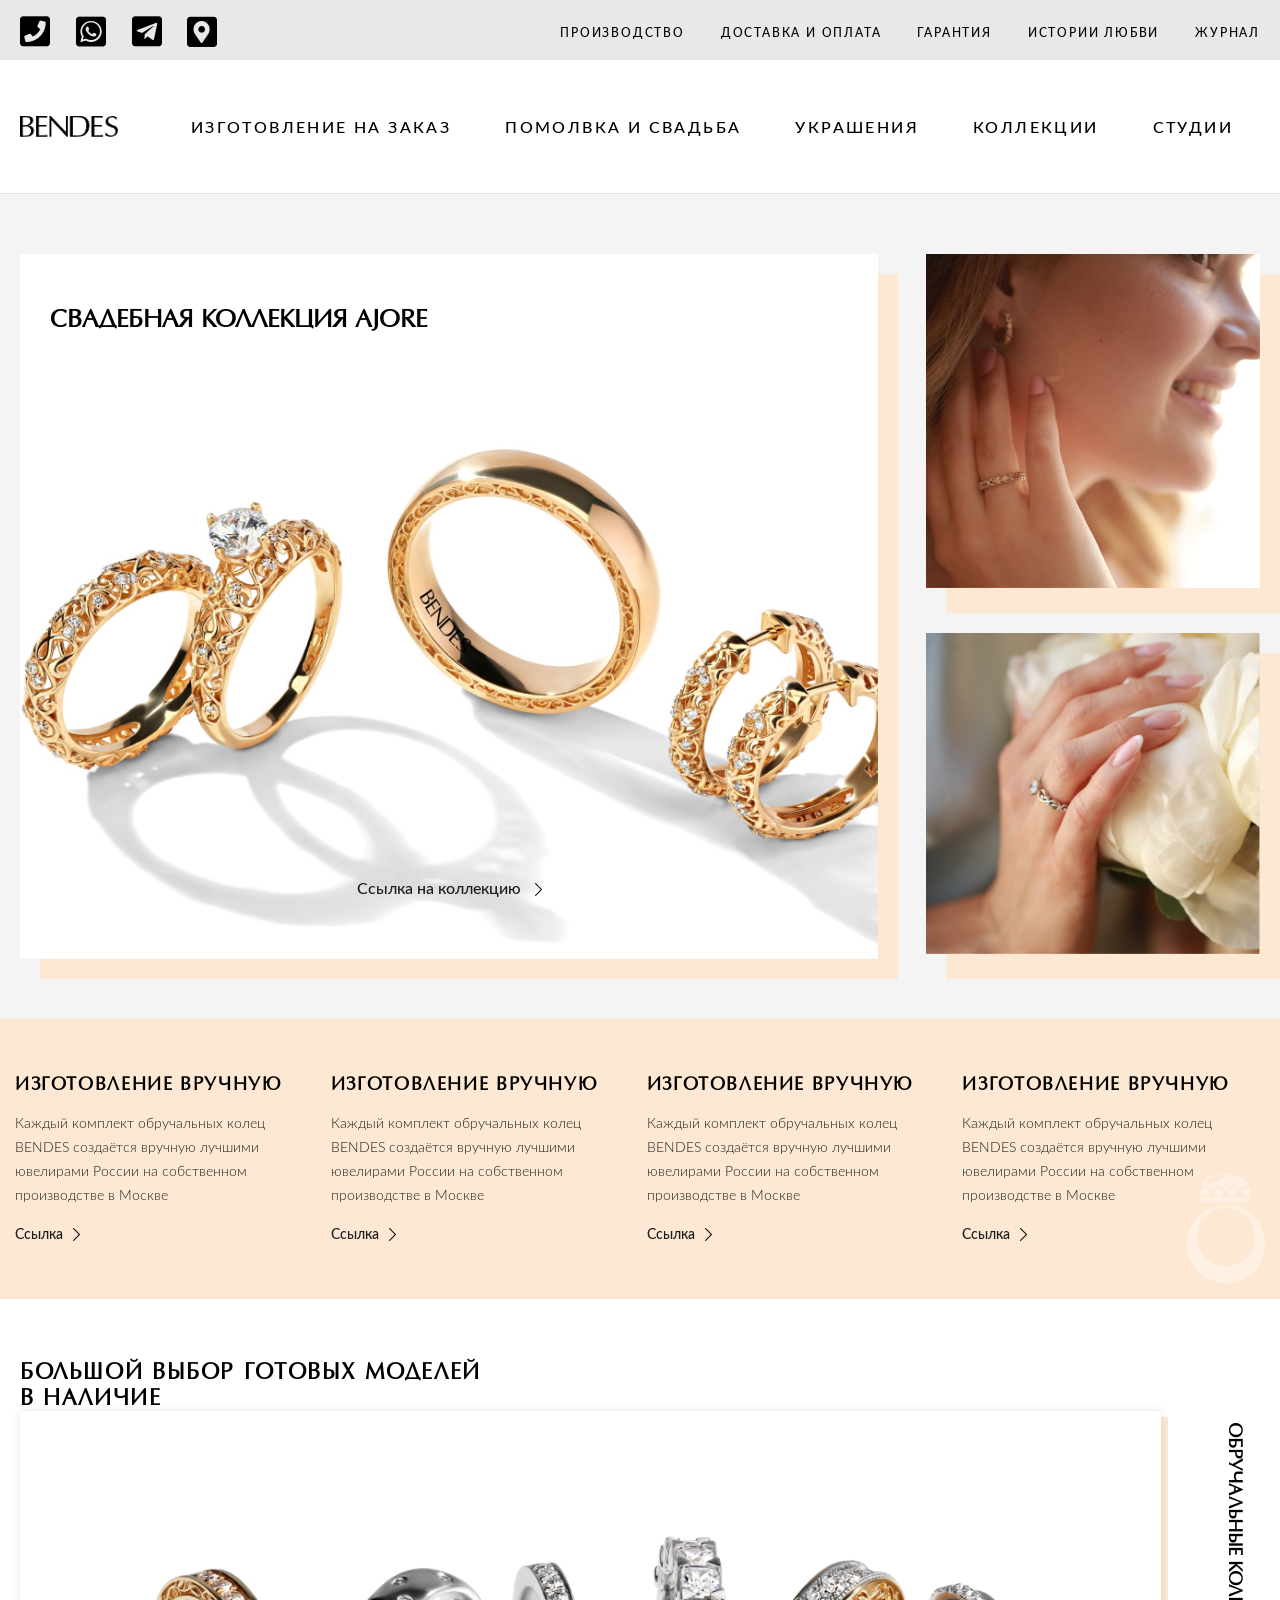
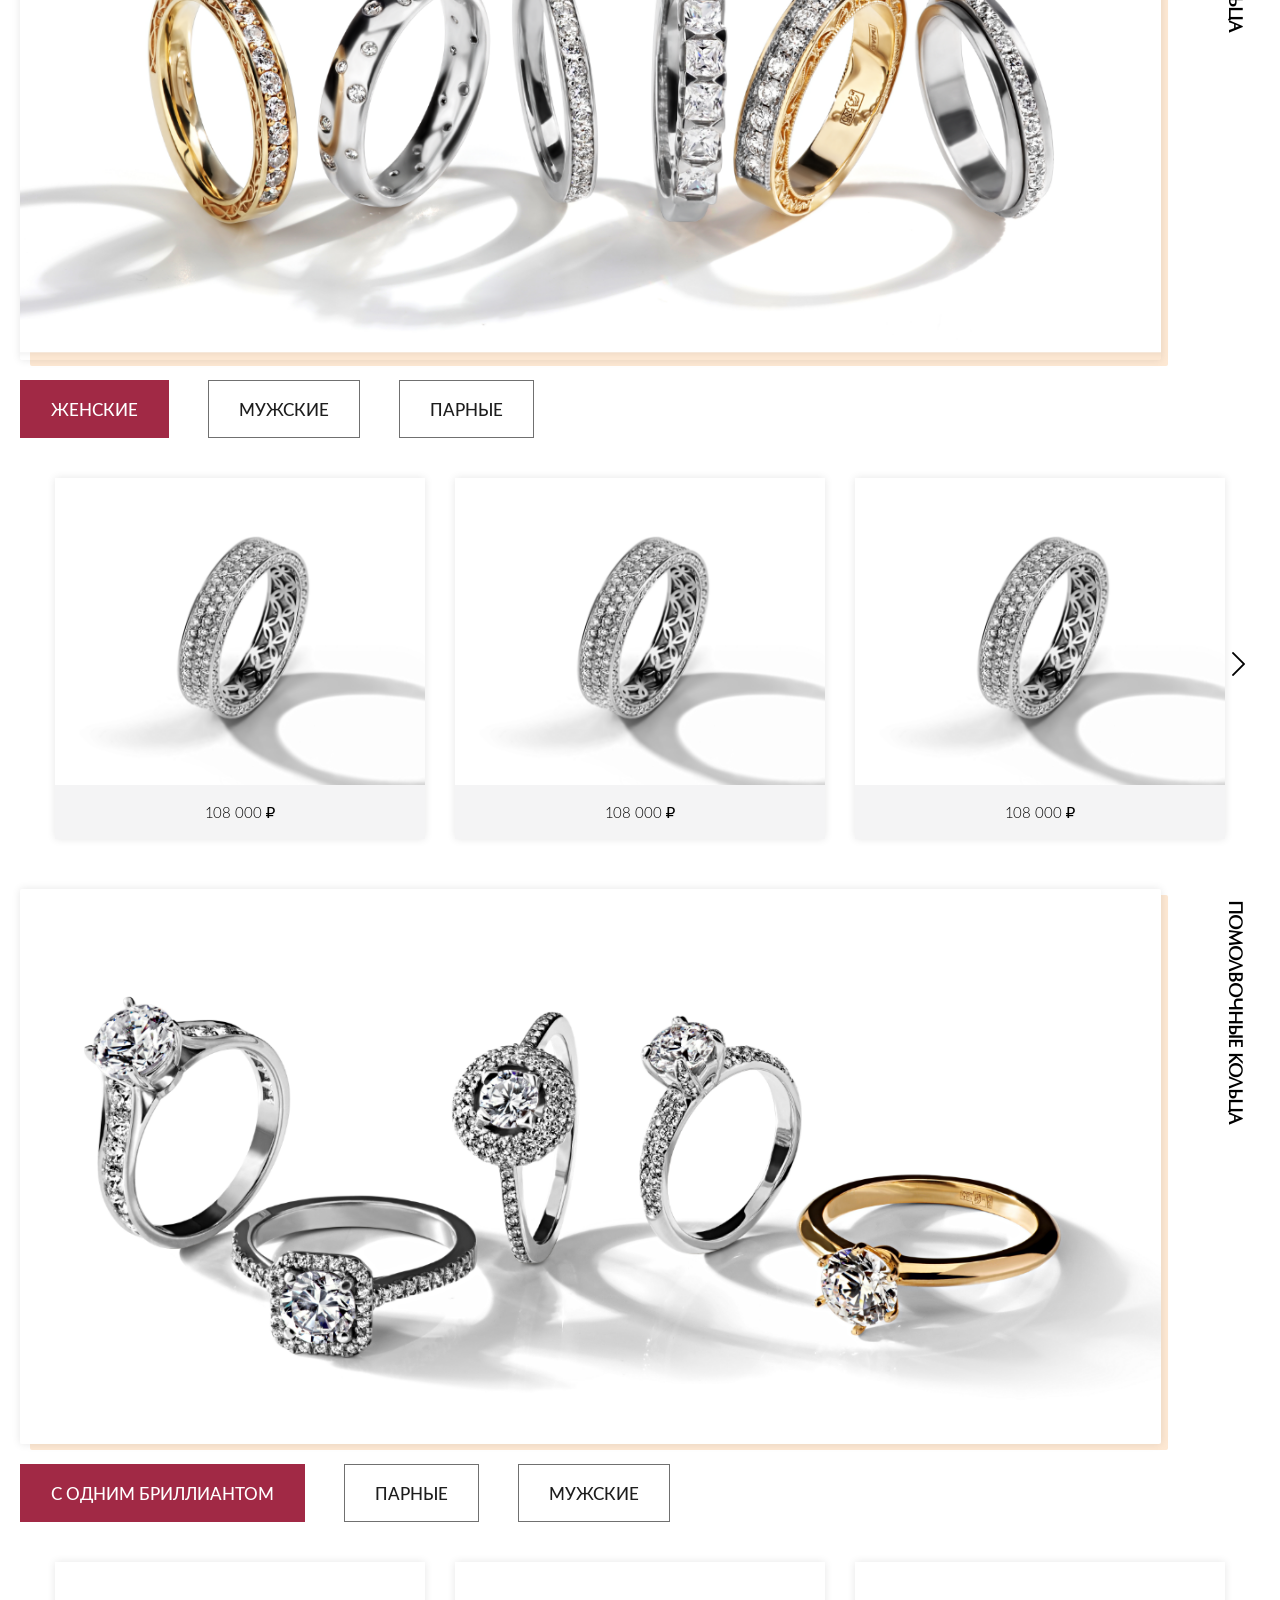
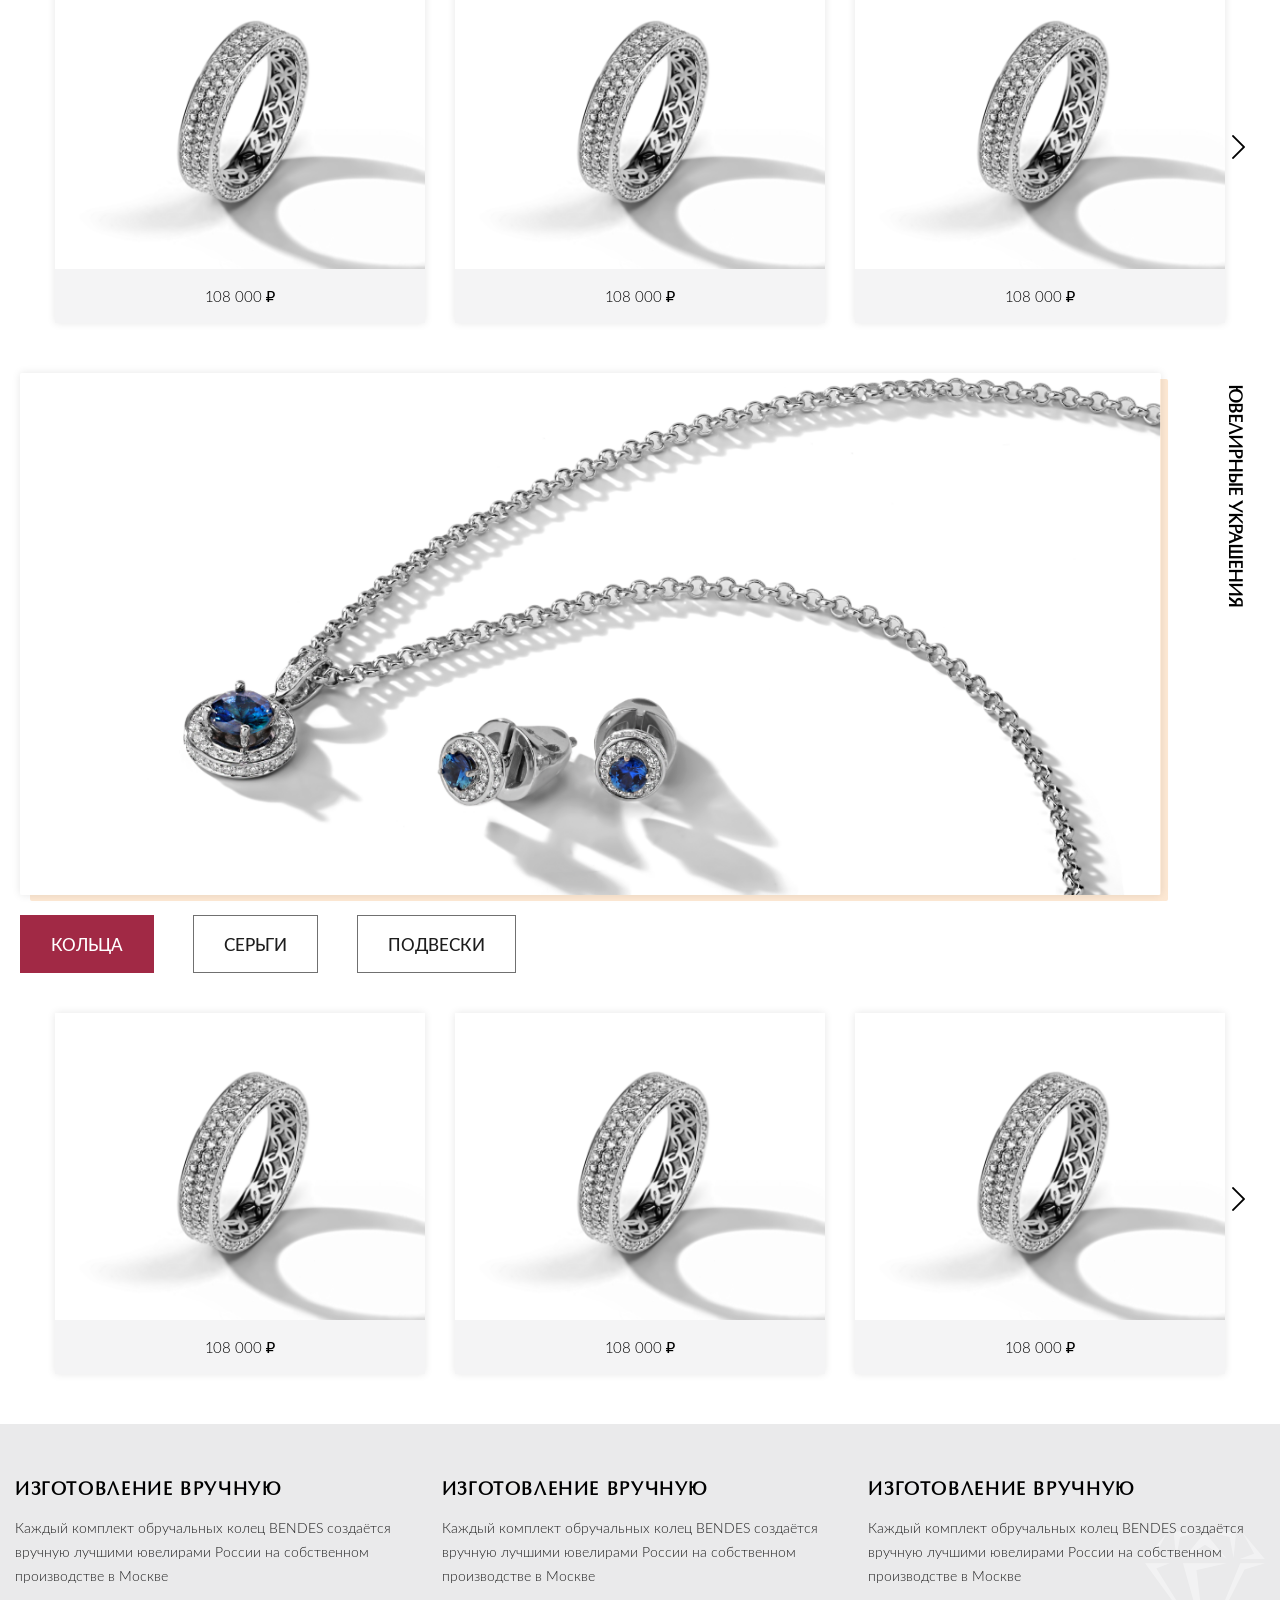
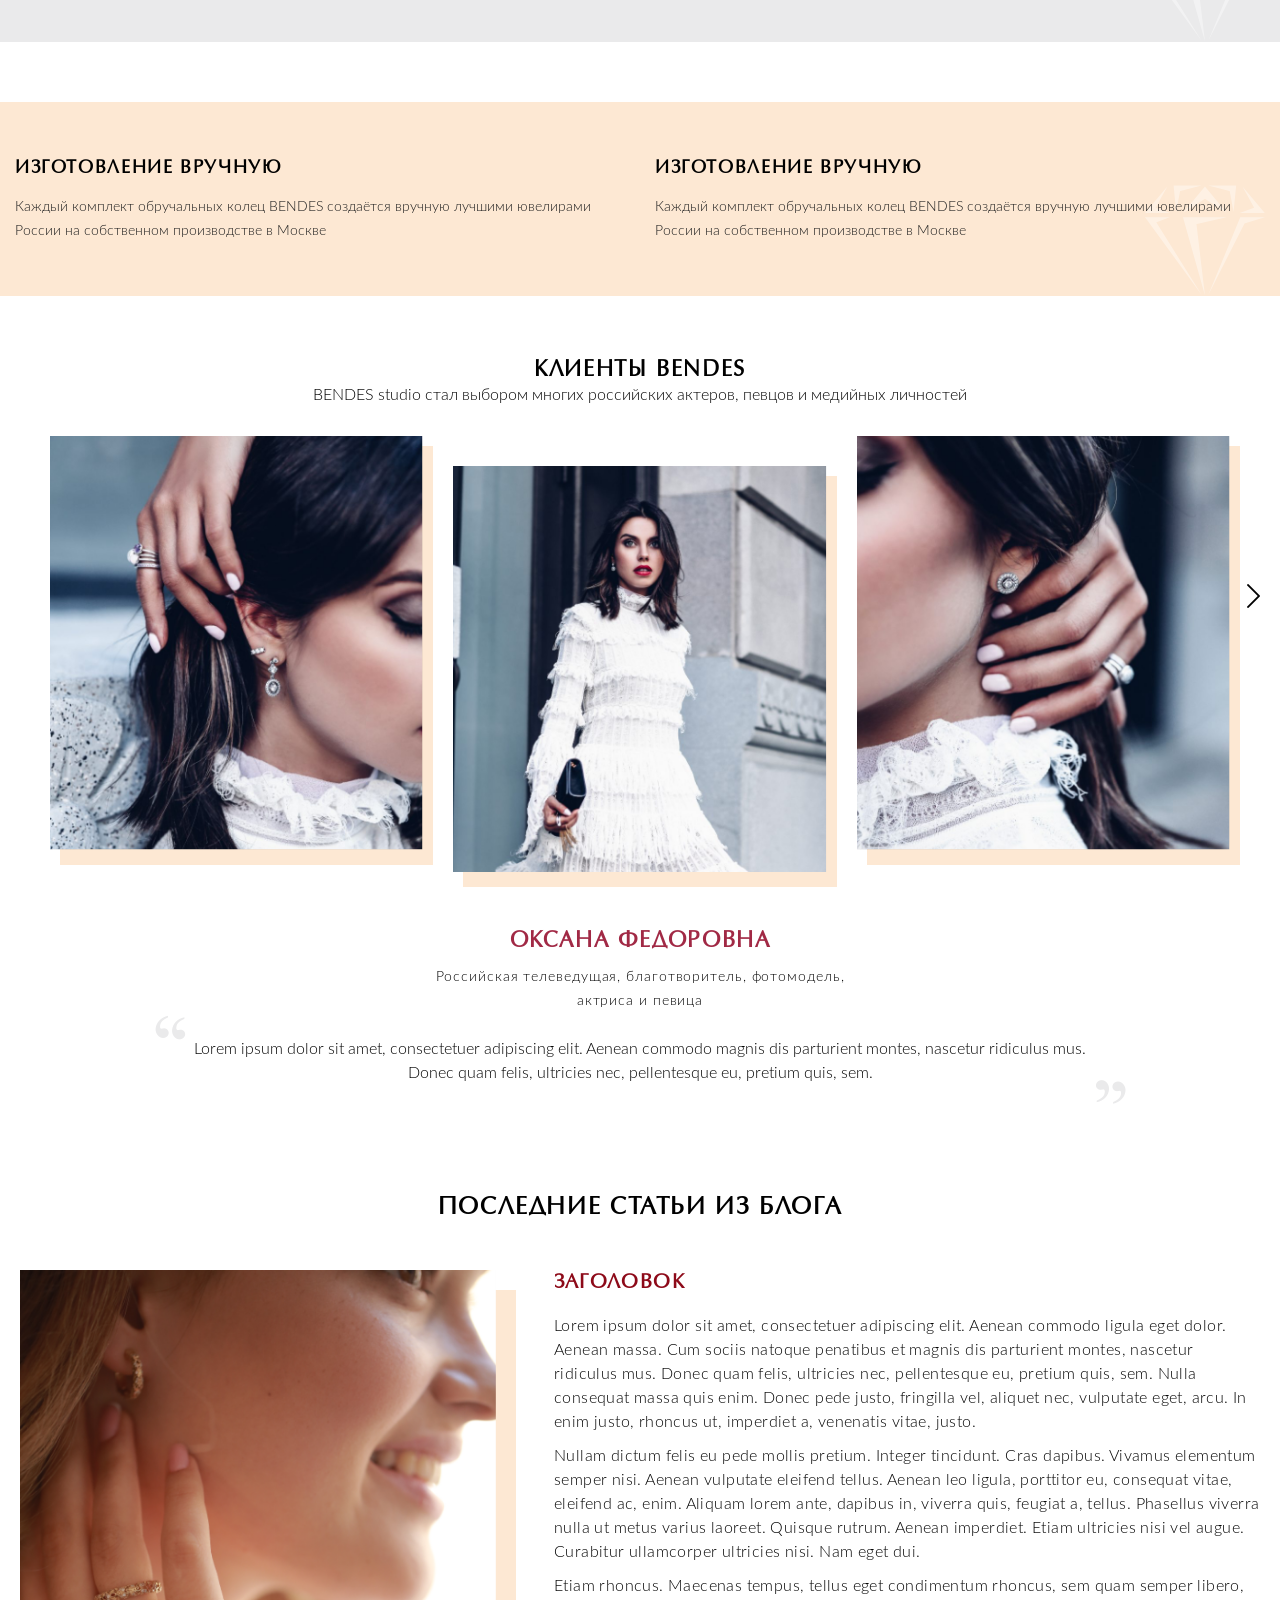
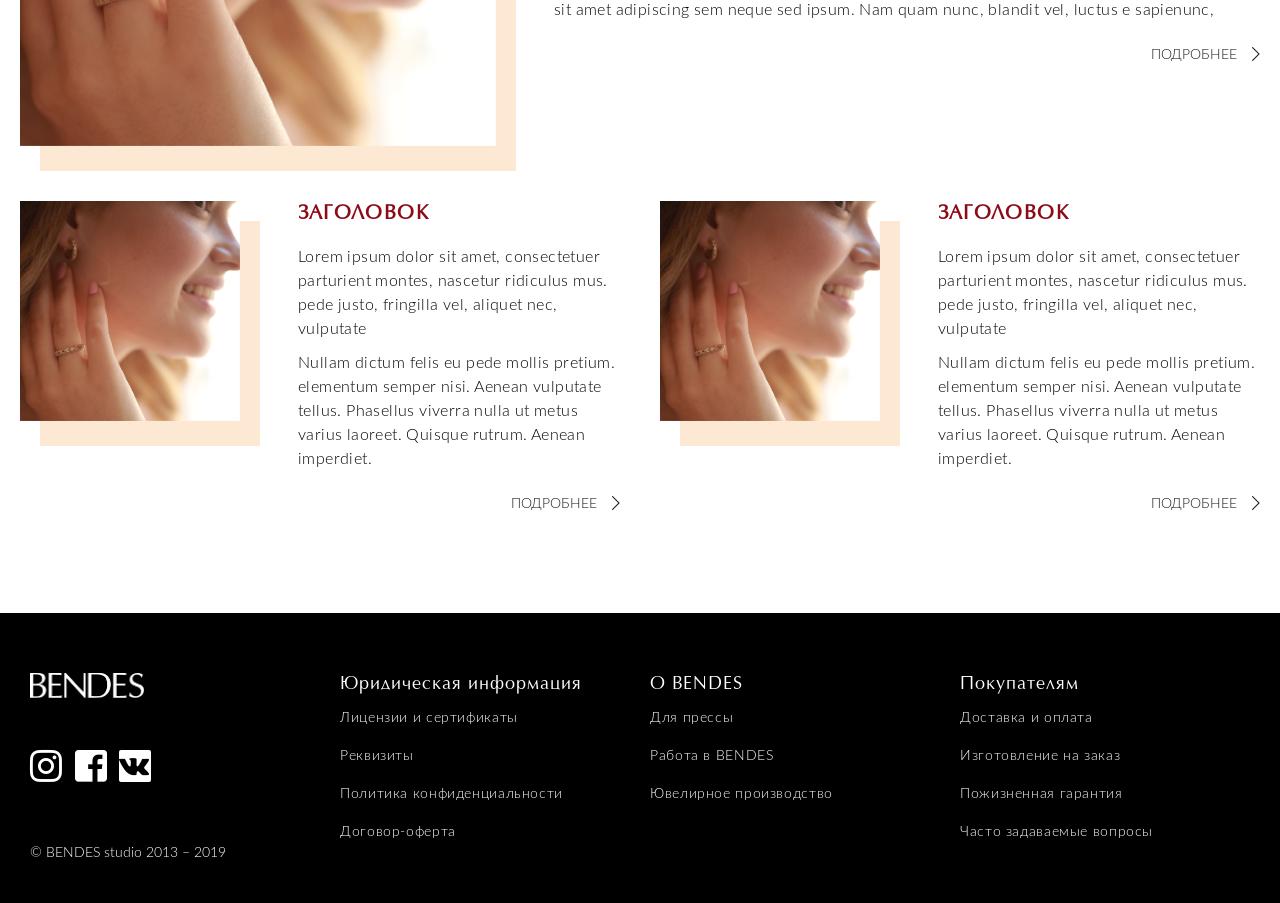
<file: bendes/templates/index.html>
<!DOCTYPE html>
<html lang="ru">

<head>
    <meta charset="UTF-8">
    <title>Ювелиры</title>
    <meta name="viewport" content="width=device-width, initial-scale=1.0, maximum-scale=1.0" />
    <link rel="icon" type="image/png" sizes="16x16" href="../img/favicon.png">
    <link rel="stylesheet" href="../css/style.css">
    <link rel="stylesheet" href="../css/home.css">
</head>

<body>

    <!-- popups -->
    <!-- .closeBtn - закрывает попап -->
    <!-- .open-* - открывает попап -->

    <div class="overlay-callBack overlayPopup">
        <div class="close"></div>
        <div class="callBack__popup">
            <span class="close-popup closeBtn"></span>
            <div class="content">
                <div class="popup__logo">
                    <svg xmlns="http://www.w3.org/2000/svg" width="232.787" height="50.5" viewBox="0 0 232.787 50.5">
                        <path id="BENDES_Logo_transparent_black_" data-name="BENDES Logo (transparent black)" d="M284.481,841.047a18.361,18.361,0,0,0,4.887,5.393,12.459,12.459,0,0,0,7.108,1.987,9.831,9.831,0,0,0,7.367-3.016,10.157,10.157,0,0,0,2.924-7.344q0-5.393-6-8.374-5.627-2.342-11.18-4.754a11.194,11.194,0,0,1-6-10.29,12.088,12.088,0,0,1,4.887-10.219q4.516-3.406,11.55-3.406a19.828,19.828,0,0,1,5.775.852,13.222,13.222,0,0,1,4.813,2.555q-.518,1.136-.888,2.129-.074.213-1.111,3.69h-.74a9.252,9.252,0,0,0-9.181-6.174,9.857,9.857,0,0,0-6.626,2.306,7.511,7.511,0,0,0-2.7,6q0,5.393,6,8.374,5.627,2.413,11.254,4.754,6.071,3.406,6.071,9.793a14.773,14.773,0,0,1-5.331,11.922q-5.035,4.258-12.957,4.258a22.456,22.456,0,0,1-6.663-1.135,12.63,12.63,0,0,1-5.4-2.981,18.013,18.013,0,0,0,.851-2.874q.259-1.313.555-3.442Zm-16.4-18.005q1.407,0,3.739-.185t2.851-.185l-.222,1.925.222,2.073q-1.333,0-3.7-.185t-2.887-.185H256.608v21.619q2.369,0,7.737-.148t5.664-.148a29.454,29.454,0,0,0,3.036-.111q.963-.111,3.776-.555l-.222,2.221.222,2.221H250.093v-50.42h26.284l-.222,2.221.222,2.221q-2.221-.444-3.628-.629a23.342,23.342,0,0,0-3.036-.185l-7.4-.148h-5.7v18.584Zm-62.976,25.025q2.221,0,5.923.111t3.776.111a51.885,51.885,0,0,0,6.886-.37,15.844,15.844,0,0,0,5.109-1.629,17.45,17.45,0,0,0,8.292-8.737,30.267,30.267,0,0,0,2.369-12.513q0-11.7-5.22-16.548t-17.806-4.85q-1.555,0-5.257.148t-4.072.148ZM215.4,800.978h5.035a36.05,36.05,0,0,1,10.588,1.185,16.976,16.976,0,0,1,5.775,3.258,19.875,19.875,0,0,1,5.96,8.144,27.557,27.557,0,0,1,1.962,10.365,30.666,30.666,0,0,1-2.591,12.957,26.879,26.879,0,0,1-6.738,8.885,21.607,21.607,0,0,1-7.959,4.183q-4.776,1.444-14.4,1.444H198.593v-50.42Zm-24.433,50.455-3.85-4.5-31.985-35.259h-.74v39.759l-2.073-.221-2.073.221V800.978h2.887L188.3,838.967h.74V800.978l2.073.221,2.073-.221v50.455Zm-54.873-28.392q1.407,0,3.739-.185t2.85-.185l-.222,1.925.222,2.073q-1.333,0-3.7-.185t-2.888-.185H124.618v21.619q2.369,0,7.737-.148t5.664-.148a29.455,29.455,0,0,0,3.036-.111q.962-.111,3.776-.555l-.222,2.221.222,2.221H118.1v-50.42h26.284l-.222,2.221.222,2.221q-2.221-.444-3.628-.629a23.341,23.341,0,0,0-3.036-.185l-7.4-.148h-5.7v18.584Zm-41.68-22.063q8.515,0,12.513,2.3t4,7.922a11.7,11.7,0,0,1-3.295,8.4,16.944,16.944,0,0,1-8.4,4.7,15.314,15.314,0,0,1,8.885,2.591,10.3,10.3,0,0,1,4.665,9.033,14.422,14.422,0,0,1-6.664,12.512,16.748,16.748,0,0,1-7.478,2.591,67.093,67.093,0,0,1-8.144.37H79.9v-50.42ZM89.6,823.264A40.308,40.308,0,0,0,94.637,823a13.581,13.581,0,0,0,4.146-1.3,9.188,9.188,0,0,0,5.7-8.959q0-4.961-3.184-7t-9.4-2.036H86.418v19.546Zm3.85,25.4a12.756,12.756,0,0,0,8.959-3.184,10.717,10.717,0,0,0,3.48-8.292q0-6.219-4.294-8.885Q97.968,826,90.565,826H86.418v22.656Z"
                        transform="translate(-79.903 -800.978)"></path>
                    </svg>
                </div>
                <div class="popup__form">
                    <form>
                        <div class="form-input">
                            <input type="text" placeholder="+7 XXX XXX XX XX">
                        </div>
                        <div class="form-button">
                            <button>ПЕРЕЗВОНИТЕ МНЕ</button>
                        </div>
                    </form>
                </div>
                <div class="popup__contacts">
                    <div class="item">
                        <h4>МОСКВА</h4>
                        <p>ЕЖЕДНЕВНО С 11:00 ДО 21:00</p>
                        <a href="tel:+74951201027">+7 (495) 120 10 27</a>
                    </div>
                    <div class="item">
                        <h4>КРАСНОДАР</h4>
                        <p>ЕЖЕДНЕВНО С 13:00 ДО 20:00</p>
                        <a href="tel:+78612062214">+7 (861) 206 22 14</a>
                    </div>
                    <div class="item">
                        <h4>ДРУГИЕ РЕГИОНЫ</h4>
                        <p>ЕЖЕДНЕВНО С 11:00 ДО 21:00 (ПО МОСКОВСКОМУ ВРЕМЕНИ)</p>
                        <a href="tel:+78006782410">+7 (800) 678 24 10</a>
                    </div>
                </div>
            </div>
        </div>
    </div>

    <div class="overlay-contacts overlayPopup">
        <div class="close"></div>
        <div class="contacts__popup">
            <span class="close-popup closeBtn"></span>
            <div class="content">
                <div class="popup__logo">
                    <svg xmlns="http://www.w3.org/2000/svg" width="232.787" height="50.5" viewBox="0 0 232.787 50.5">
                        <path id="BENDES_Logo_transparent_black_" data-name="BENDES Logo (transparent black)" d="M284.481,841.047a18.361,18.361,0,0,0,4.887,5.393,12.459,12.459,0,0,0,7.108,1.987,9.831,9.831,0,0,0,7.367-3.016,10.157,10.157,0,0,0,2.924-7.344q0-5.393-6-8.374-5.627-2.342-11.18-4.754a11.194,11.194,0,0,1-6-10.29,12.088,12.088,0,0,1,4.887-10.219q4.516-3.406,11.55-3.406a19.828,19.828,0,0,1,5.775.852,13.222,13.222,0,0,1,4.813,2.555q-.518,1.136-.888,2.129-.074.213-1.111,3.69h-.74a9.252,9.252,0,0,0-9.181-6.174,9.857,9.857,0,0,0-6.626,2.306,7.511,7.511,0,0,0-2.7,6q0,5.393,6,8.374,5.627,2.413,11.254,4.754,6.071,3.406,6.071,9.793a14.773,14.773,0,0,1-5.331,11.922q-5.035,4.258-12.957,4.258a22.456,22.456,0,0,1-6.663-1.135,12.63,12.63,0,0,1-5.4-2.981,18.013,18.013,0,0,0,.851-2.874q.259-1.313.555-3.442Zm-16.4-18.005q1.407,0,3.739-.185t2.851-.185l-.222,1.925.222,2.073q-1.333,0-3.7-.185t-2.887-.185H256.608v21.619q2.369,0,7.737-.148t5.664-.148a29.454,29.454,0,0,0,3.036-.111q.963-.111,3.776-.555l-.222,2.221.222,2.221H250.093v-50.42h26.284l-.222,2.221.222,2.221q-2.221-.444-3.628-.629a23.342,23.342,0,0,0-3.036-.185l-7.4-.148h-5.7v18.584Zm-62.976,25.025q2.221,0,5.923.111t3.776.111a51.885,51.885,0,0,0,6.886-.37,15.844,15.844,0,0,0,5.109-1.629,17.45,17.45,0,0,0,8.292-8.737,30.267,30.267,0,0,0,2.369-12.513q0-11.7-5.22-16.548t-17.806-4.85q-1.555,0-5.257.148t-4.072.148ZM215.4,800.978h5.035a36.05,36.05,0,0,1,10.588,1.185,16.976,16.976,0,0,1,5.775,3.258,19.875,19.875,0,0,1,5.96,8.144,27.557,27.557,0,0,1,1.962,10.365,30.666,30.666,0,0,1-2.591,12.957,26.879,26.879,0,0,1-6.738,8.885,21.607,21.607,0,0,1-7.959,4.183q-4.776,1.444-14.4,1.444H198.593v-50.42Zm-24.433,50.455-3.85-4.5-31.985-35.259h-.74v39.759l-2.073-.221-2.073.221V800.978h2.887L188.3,838.967h.74V800.978l2.073.221,2.073-.221v50.455Zm-54.873-28.392q1.407,0,3.739-.185t2.85-.185l-.222,1.925.222,2.073q-1.333,0-3.7-.185t-2.888-.185H124.618v21.619q2.369,0,7.737-.148t5.664-.148a29.455,29.455,0,0,0,3.036-.111q.962-.111,3.776-.555l-.222,2.221.222,2.221H118.1v-50.42h26.284l-.222,2.221.222,2.221q-2.221-.444-3.628-.629a23.341,23.341,0,0,0-3.036-.185l-7.4-.148h-5.7v18.584Zm-41.68-22.063q8.515,0,12.513,2.3t4,7.922a11.7,11.7,0,0,1-3.295,8.4,16.944,16.944,0,0,1-8.4,4.7,15.314,15.314,0,0,1,8.885,2.591,10.3,10.3,0,0,1,4.665,9.033,14.422,14.422,0,0,1-6.664,12.512,16.748,16.748,0,0,1-7.478,2.591,67.093,67.093,0,0,1-8.144.37H79.9v-50.42ZM89.6,823.264A40.308,40.308,0,0,0,94.637,823a13.581,13.581,0,0,0,4.146-1.3,9.188,9.188,0,0,0,5.7-8.959q0-4.961-3.184-7t-9.4-2.036H86.418v19.546Zm3.85,25.4a12.756,12.756,0,0,0,8.959-3.184,10.717,10.717,0,0,0,3.48-8.292q0-6.219-4.294-8.885Q97.968,826,90.565,826H86.418v22.656Z"
                        transform="translate(-79.903 -800.978)"></path>
                    </svg>
                </div>
                <div class="separator"></div>
                <div class="popup__info">
                    <div class="item">
                        <ul class="links">
                            <li>
                                <a href="javascript:void(0)" class="closeBtn open-callBack">
                                    <i class="icon-icon3"></i>
                                </a>
                            </li>
                            <li>
                                <a href="javascript:void(0)">
                                    <i class="icon-icon1"></i>
                                </a>
                            </li>
                            <li>
                                <a href="javascript:void(0)">
                                    <i class="icon-icon4"></i>
                                </a>
                            </li>
                        </ul>
                        <p>ЕЖЕДНЕВНО С 11:00 ДО 21:00</p>
                        <p><span>УЛИЦА 2-АЯ РЫБИНСКАЯ, 13</span>
                            <span>МОСКВА, 107113</span></p>
                        <p><span>ПОДЪЕЗД СО СТОРОНЫ</span>
                            <span>1-ОЙ РЫБИНСКОЙ УЛИЦЫ</span></p>

                        <div class="maps">
                            <a href="https://yandex.ua/maps/-/CCW4Y0Na">
                                <i class="icon-yandex"></i> ОТКРЫТЬ В ЯНДЕКС.КАРТАХ
                            </a>
                            <a href="https://goo.gl/maps/LNVkjhjQXSdDgaxz6">
                                <i class="icon-google"></i> ОТКРЫТЬ В GOOGLE MAPS
                            </a>
                        </div>
                    </div>
                    <div class="item">
                        <ul class="links">
                            <li>
                                <a href="javascript:void(0)" class="closeBtn open-callBack">
                                    <i class="icon-icon3"></i>
                                </a>
                            </li>
                            <li>
                                <a href="javascript:void(0)">
                                    <i class="icon-icon1"></i>
                                </a>
                            </li>
                            <li>
                                <a href="javascript:void(0)">
                                    <i class="icon-icon4"></i>
                                </a>
                            </li>
                        </ul>
                        <p>ЕЖЕДНЕВНО С 11:00 ДО 21:00</p>
                        <p><span>УЛИЦА 2-АЯ РЫБИНСКАЯ, 13</span>
                            <span>МОСКВА, 107113</span></p>
                        <p><span>ПОДЪЕЗД СО СТОРОНЫ</span>
                            <span>1-ОЙ РЫБИНСКОЙ УЛИЦЫ</span></p>

                        <div class="maps">
                            <a href="https://yandex.ua/maps/-/CCW4Y0Na">
                                <i class="icon-yandex"></i> ОТКРЫТЬ В ЯНДЕКС.КАРТАХ
                            </a>
                            <a href="https://goo.gl/maps/LNVkjhjQXSdDgaxz6">
                                <i class="icon-google"></i> ОТКРЫТЬ В GOOGLE MAPS
                            </a>
                        </div>
                    </div>
                    <div class="item">
                        <ul class="links">
                            <li>
                                <a href="javascript:void(0)" class="closeBtn open-callBack">
                                    <i class="icon-icon3"></i>
                                </a>
                            </li>
                            <li>
                                <a href="javascript:void(0)">
                                    <i class="icon-icon1"></i>
                                </a>
                            </li>
                            <li>
                                <a href="javascript:void(0)">
                                    <i class="icon-icon4"></i>
                                </a>
                            </li>
                        </ul>
                        <p>ЕЖЕДНЕВНО С 11:00 ДО 21:00</p>
                        <div class="delivery">
                            <h4>Доставка по России и СНГ</h4>
                            <p>Осуществляем доставку специализированной государственной курьерской службой с охраной “Спецсвязь”. Все отправления застрахованы.</p>
                            <h4>Выезд менеджера в ваш город</h4>
                            <p>Наш менеджер приедет к вам с образцами изделий, поможет определиться с моделью</p>
                        </div>
                    </div>
                </div>
            </div>
        </div>
    </div>

    <header class="header">
        <div class="header__top">
            <div class="container">
                <div class="flex-wrap">
                    <div class="item">
                        <!-- only Home -->
                        <ul class="socials">
                            <li>
                                <a href="javascript:void(0)" class="open-callBack">
                                    <i class="icon-icon3"></i>
                                </a>
                            </li>
                            <li>
                                <a href="javascript:void(0)">
                                    <i class="icon-icon1"></i>
                                </a>
                            </li>
                            <li>
                                <a href="javascript:void(0)">
                                    <i class="icon-icon4"></i>
                                </a>
                            </li>
                            <li>
                                <a href="javascript:void(0)" class="open-contacts">
                                    <i class="icon-icon2"></i>
                                </a>
                            </li>
                        </ul>
                        <!-- end only Home -->
                    </div>
                    <div class="item">
                        <ul>
                            <li>
                                <a href="javascript:void(0)">ПРОИЗВОДСТВО</a>
                            </li>
                            <li>
                                <a href="javascript:void(0)">ДОСТАВКА И ОПЛАТА</a>
                            </li>
                            <li>
                                <a href="javascript:void(0)">ГАРАНТИЯ</a>
                            </li>
                            <li>
                                <a href="javascript:void(0)">ИСТОРИИ ЛЮБВИ</a>
                            </li>
                            <li>
                                <a href="javascript:void(0)">ЖУРНАЛ</a>
                            </li>
                        </ul>
                    </div>
                </div>
            </div>
        </div>
        <div class="header__bottom">
            <div class="container">
                <div class="flex-wrap">
                    <!-- mobile hamburger -->
                    <button class="toggle-menu">
                        <span class="hamburger">
                        <span class="sw-topper"></span>
                        <span class="sw-bottom"></span>
                        <span class="sw-footer"></span>
                        </span>
                    </button>
                    <!-- end mobile hamburger -->

                    <a href="index.html" class="header__logo">
                        <img src="../img/logo.png" alt="logotype">
                    </a>

                    <!-- desktop menu -->
                    <div class="header__nav">
                        <nav>
                            <ul>
                                <li>
                                    <a href="calculator.html">ИЗГОТОВЛЕНИЕ НА ЗАКАЗ</a>
                                </li>
                                <li class="rings">
                                    <a href="javascript:void(0)">ПОМОЛВКА И СВАДЬБА</a>
                                    <ul class="sub-menu">
                                        <li>
                                            <div>
                                                <div class="heading">
                                                    <span>ПОМОЛВКА</span>
                                                    <a href="catalog.html" class="show-more">ПОКАЗАТЬ ВСЕ</a>
                                                </div>
                                                <div class="body-content">
                                                    <span class="title">КОЛИЧЕСТВО БРИЛЛИАНТОВ</span>
                                                    <ul>
                                                        <li>
                                                            <a href="javascript:void(0)">С ОДНИМ БРИЛЛИАНТОМ</a>
                                                        </li>
                                                        <li>
                                                            <a href="javascript:void(0)">С ОБСЫПКОЙ ИЗ БРИЛЛИАНТОВ</a>
                                                        </li>
                                                        <li>
                                                            <a href="javascript:void(0)">КОМПЛЕКТЫ С ОБРУЧАЛЬНЫМ КОЛЬЦОМ</a>
                                                        </li>
                                                    </ul>
                                                    <span class="title">ВСТАВКИ</span>
                                                    <ul>
                                                        <li>
                                                            <a href="javascript:void(0)">БРИЛЛИАНТЫ</a>
                                                        </li>
                                                        <li>
                                                            <a href="javascript:void(0)">ЦВЕТНЫЕ КАМНИ</a>
                                                        </li>
                                                    </ul>
                                                    <span class="title">ОГРАНКА ЦЕНТРАЛЬНОГО КАМНЯ</span>
                                                    <ul class="faceting">
                                                        <li>
                                                            <a href="javascript:void(0)">
                                                                <i class="icon-assher_front"></i>
                                                            </a>
                                                        </li>
                                                        <li>
                                                            <a href="javascript:void(0)">
                                                                <i class="icon-baguette_front"></i>
                                                            </a>
                                                        </li>
                                                        <li>
                                                            <a href="javascript:void(0)">
                                                                <i class="icon-cushion_front"></i>
                                                            </a>
                                                        </li>
                                                        <li>
                                                            <a href="javascript:void(0)">
                                                                <i class="icon-emerald_front"></i>
                                                            </a>
                                                        </li>
                                                        <li>
                                                            <a href="javascript:void(0)">
                                                                <i class="icon-marquise_front"></i>
                                                            </a>
                                                        </li>
                                                        <li>
                                                            <a href="javascript:void(0)">
                                                                <i class="icon-oval_front"></i>
                                                            </a>
                                                        </li>
                                                        <li>
                                                            <a href="javascript:void(0)">
                                                                <i class="icon-round_front"></i>
                                                            </a>
                                                        </li>
                                                        <li>
                                                            <a href="javascript:void(0)">
                                                                <i class="icon-pear_front"></i>
                                                            </a>
                                                        </li>
                                                        <li>
                                                            <a href="javascript:void(0)">
                                                                <i class="icon-princess_front"></i>
                                                            </a>
                                                        </li>
                                                        <li>
                                                            <a href="javascript:void(0)">
                                                                <i class="icon-radiant_front"></i>
                                                            </a>
                                                        </li>
                                                    </ul>
                                                </div>
                                            </div>
                                        </li>
                                        <li>
                                            <div>
                                                <div class="heading">
                                                    <span>СВАДЬБА</span>
                                                    <a href="catalog.html" class="show-more">ПОКАЗАТЬ ВСЕ</a>
                                                </div>
                                                <div class="body-content">
                                                    <span class="title">ДЛЯ КОГО</span>
                                                    <ul>
                                                        <li>
                                                            <a href="javascript:void(0)">ПАРНЫЕ ОБРУЧАЛЬНЫЕ КОЛЬЦА</a>
                                                        </li>
                                                        <li>
                                                            <a href="javascript:void(0)">ЖЕНСКИЕ ОБРУЧАЛЬНЫЕ КОЛЬЦА</a>
                                                        </li>
                                                        <li>
                                                            <a href="javascript:void(0)">МУЖСКИЕ ОБРУЧАЛЬНЫЕ КОЛЬЦА</a>
                                                        </li>
                                                    </ul>
                                                    <span class="title">КОЛЛЕКЦИИ</span>
                                                    <ul>
                                                        <li>
                                                            <a href="catalog-rings.html">AJOUR</a>
                                                        </li>
                                                        <li>
                                                            <a href="catalog-rings.html">SPIN</a>
                                                        </li>
                                                        <li>
                                                            <a href="catalog-rings.html">DOUBLE</a>
                                                        </li>
                                                        <li>
                                                            <a href="catalog-rings.html">TRIPPLE</a>
                                                        </li>
                                                        <li>
                                                            <a href="catalog-rings.html">CLASSIC</a>
                                                        </li>
                                                    </ul>
                                                    <span class="title">ВСТАВКИ</span>
                                                    <ul>
                                                        <li>
                                                            <a href="javascript:void(0)">С БРИЛЛИАНТАМИ</a>
                                                        </li>
                                                        <li>
                                                            <a href="javascript:void(0)">С ЧЁРНЫМИ БРИЛЛИАНТАМИ</a>
                                                        </li>
                                                        <li>
                                                            <a href="javascript:void(0)">С ЦВЕТНЫМИ КАМНЯМИ</a>
                                                        </li>
                                                        <li>
                                                            <a href="javascript:void(0)">БЕЗ ВСТАВОК</a>
                                                        </li>
                                                    </ul>
                                                </div>
                                            </div>
                                        </li>
                                        <li>
                                            <div>
                                                <div class="heading">
                                                    <span>СМОТРИТЕ ТАКЖЕ</span>
                                                </div>
                                                <div class="body-content">
                                                    <a href="javascript:void(0)" class="title">ХАРАКТЕРИСТИКИ КАМНЕЙ</a>
                                                    <a href="javascript:void(0)" class="title">КАК ОПРЕДЛИТЬ РАЗМЕР</a>
                                                    <a href="javascript:void(0)" class="title">И Т.П.</a>
                                                </div>
                                            </div>
                                        </li>
                                    </ul>
                                </li>
                                <li class="decorations">
                                    <a href="javascript:void(0)">УКРАШЕНИЯ</a>
                                    <ul class="sub-menu">
                                        <li>
                                            <div>
                                                <div class="heading">
                                                    <span>КОЛЬЦА</span>
                                                    <a href="catalog.html" class="show-more">ВСЕ КОЛЬЦА</a>
                                                </div>
                                                <div class="body-content">
                                                    <span class="title">ДЛЯ КОГО</span>
                                                    <ul>
                                                        <li>
                                                            <a href="javascript:void(0)">ЖЕНСКИЕ КОЛЬЦА</a>
                                                        </li>
                                                        <li>
                                                            <a href="javascript:void(0)">МУЖСКИЕ КОЛЬЦА</a>
                                                        </li>
                                                    </ul>
                                                    <span class="title">ВСТАВКИ</span>
                                                    <ul>
                                                        <li>
                                                            <a href="javascript:void(0)">С БРИЛЛИАНТАМИ</a>
                                                        </li>
                                                        <li>
                                                            <a href="javascript:void(0)">С ЧЁРНЫМИ БРИЛЛИАНТАМИ</a>
                                                        </li>
                                                        <li>
                                                            <a href="javascript:void(0)">С ЦВЕТНЫМИ КАМНЯМИ</a>
                                                        </li>
                                                        <li>
                                                            <a href="javascript:void(0)">БЕЗ ВСТАВОК</a>
                                                        </li>
                                                    </ul>
                                                </div>
                                                <div class="heading">
                                                    <span>ПОДВЕСКИ</span>
                                                    <a href="catalog.html" class="show-more">ВСЕ ПОДВЕСКИ</a>
                                                </div>
                                                <div class="body-content">
                                                    <span class="title">ВСТАВКИ</span>
                                                    <ul>
                                                        <li>
                                                            <a href="javascript:void(0)">С БРИЛЛИАНТАМИ</a>
                                                        </li>
                                                        <li>
                                                            <a href="javascript:void(0)">С ЦВЕТНЫМИ КАМНЯМИ</a>
                                                        </li>
                                                        <li>
                                                            <a href="javascript:void(0)">С ЧЁРНЫМИ БРИЛЛИАНТАМИ</a>
                                                        </li>
                                                    </ul>
                                                </div>
                                            </div>
                                        </li>
                                        <li>
                                            <div>
                                                <div class="heading">
                                                    <span>СЕРЬГИ</span>
                                                    <a href="catalog.html" class="show-more">ВСЕ СЕРЬГИ</a>
                                                </div>
                                                <div class="body-content">
                                                    <span class="title">ВСТАВКИ</span>
                                                    <ul>
                                                        <li>
                                                            <a href="javascript:void(0)">С БРИЛЛИАНТАМИ</a>
                                                        </li>
                                                        <li>
                                                            <a href="javascript:void(0)">С ЧЁРНЫМИ БРИЛЛИАНТАМИ</a>
                                                        </li>
                                                        <li>
                                                            <a href="javascript:void(0)">С ЦВЕТНЫМИ КАМНЯМИ</a>
                                                        </li>
                                                    </ul>
                                                    <span class="title">СТИЛЬ</span>
                                                    <ul>
                                                        <li>
                                                            <a href="javascript:void(0)">ГВОЗДИКИ (ПУСЕТЫ)</a>
                                                        </li>
                                                        <li>
                                                            <a href="javascript:void(0)">КОНГО (КОЛЬЦА)</a>
                                                        </li>
                                                        <li>
                                                            <a href="javascript:void(0)">ДЛИННЫЕ (ВИСЯЧИЕ)</a>
                                                        </li>
                                                        <li>
                                                            <a href="javascript:void(0)">С АНГЛИЙСКИМ ЗАМКОМ</a>
                                                        </li>
                                                        <li>
                                                            <a href="javascript:void(0)">С ФРАНЦУЗСКИМ ЗАМКОМ</a>
                                                        </li>
                                                    </ul>
                                                </div>
                                            </div>
                                        </li>
                                        <li>
                                            <div>
                                                <div class="heading">
                                                    <span>СМОТРИТЕ ТАКЖЕ</span>
                                                </div>
                                                <div class="body-content">
                                                    <a href="javascript:void(0)" class="title">ХАРАКТЕРИСТИКИ КАМНЕЙ</a>
                                                    <a href="javascript:void(0)" class="title">КАК ОПРЕДЛИТЬ РАЗМЕР</a>
                                                    <a href="javascript:void(0)" class="title">И Т.П.</a>
                                                </div>
                                            </div>
                                        </li>
                                    </ul>
                                </li>
                                <li class="collections">
                                    <a href="javascript:void(0)">КОЛЛЕКЦИИ</a>
                                    <ul class="sub-menu">
                                        <li>
                                            <div class="flex-wrap">
                                                <a href="catalog-rings.html" class="item" style="background-image: url('../img/russian-seasons.jpg');">
                                                    <span>RUSSIAN SEASONS</span>
                                                </a>
                                                <a href="catalog-rings.html" class="item" style="background-image: url('../img/AIR.jpg');">
                                                    <span>AIR</span>
                                                </a>
                                                <a href="catalog-rings.html" class="item" style="background-image: url('../img/monpansie.jpg');">
                                                    <span>monpansie</span>
                                                </a>
                                                <a href="catalog-rings.html" class="item" style="background-image: url('../img/russian-seasons.jpg');">
                                                    <span>RUSSIAN SEASONS</span>
                                                </a>
                                                <a href="catalog-rings.html" class="item" style="background-image: url('../img/AIR.jpg');">
                                                    <span>AIR</span>
                                                </a>
                                            </div>
                                        </li>
                                    </ul>
                                </li>
                                <li>
                                    <a href="javascript:void(0)">СТУДИИ</a>
                                </li>
                            </ul>
                        </nav>
                    </div>
                    <!-- end desktop menu -->

                    <!-- mobile menu -->
                    <div class="header__menu">
                        <ul class="social__list">
                            <li>
                                <a href="javascript:void(0)" class="open-callBack">
                                    <i class="icon-icon3"></i>
                                </a>
                            </li>
                            <li>
                                <a href="javascript:void(0)">
                                    <i class="icon-icon1"></i>
                                </a>
                            </li>
                            <li>
                                <a href="javascript:void(0)">
                                    <i class="icon-icon4"></i>
                                </a>
                            </li>
                            <li>
                                <a href="javascript:void(0)" class="open-contacts">
                                    <i class="icon-icon2"></i>
                                </a>
                            </li>
                        </ul>
                        <nav class="mainMenu">
                            <ul>
                                <li>
                                    <a href="javascript:void(0)">ИЗГОТОВЛЕНИЕ НА ЗАКАЗ</a>
                                </li>
                                <li class="ring_style1">
                                    <a href="javascript:void(0)">ПОМОЛВКА И СВАДЬБА</a>
                                    <ul>
                                        <li class="ring_style2">
                                            <a href="javascript:void(0)">ОБРУЧАЛЬНЫЕ КОЛЬЦА</a>
                                            <ul>
                                                <li>
                                                    <a href="javascript:void(0)">ЖЕНСКИЕ</a>
                                                </li>
                                                <li>
                                                    <a href="javascript:void(0)">МУЖСКИЕ</a>
                                                </li>
                                                <li>
                                                    <a href="javascript:void(0)">ПАРНЫЕ</a>
                                                </li>
                                                <li class="moreList">
                                                    <div>
                                                        <span>ВСТАВКИ</span>
                                                        <a href="javascript:void(0)">С БРИЛЛИАНТАМИ</a>
                                                        <a href="javascript:void(0)">С ЧЁРНЫМИ БРИЛЛИАНТАМИ</a>
                                                        <a href="javascript:void(0)">С ЦВЕТНЫМИ КАМНЯМИ</a>
                                                        <a href="javascript:void(0)">БЕЗ ВСТАВОК</a>
                                                        <span>КОЛЛЕКЦИИ</span>
                                                        <a href="javascript:void(0)">AJOUR</a>
                                                        <a href="javascript:void(0)">SPIN</a>
                                                        <a href="javascript:void(0)">DOUBLE</a>
                                                        <a href="javascript:void(0)">TRIPPLE</a>
                                                        <a href="javascript:void(0)">CLASSIC</a>
                                                    </div>
                                                </li>
                                            </ul>
                                        </li>
                                        <li class="ring_style2">
                                            <a href="javascript:void(0)">ПОМОЛВОЧНЫЕ КОЛЬЦА</a>
                                            <ul>
                                                <li>
                                                    <a href="javascript:void(0)">КОЛИЧЕСТВО БРИЛЛИАНТОВ</a>
                                                    <ul>
                                                        <li>
                                                            <a href="javascript:void(0)">С ОДНИМ БРИЛЛИАНТОМ</a>
                                                        </li>
                                                        <li>
                                                            <a href="javascript:void(0)">С ОБСЫПКОЙ ИЗ БРИЛЛИАНТОВ</a>
                                                        </li>
                                                        <li>
                                                            <a href="javascript:void(0)">КОМПЛЕКТЫ С ОБРУЧАЛЬНЫМ КОЛЬЦОМ</a>
                                                        </li>
                                                    </ul>
                                                </li>
                                                <li>
                                                    <a href="javascript:void(0)">ВСТАВКИ</a>
                                                    <ul>
                                                        <li>
                                                            <a href="javascript:void(0)">БРИЛЛИАНТЫ</a>
                                                        </li>
                                                        <li>
                                                            <a href="javascript:void(0)">ЦВЕТНЫЕ КАМНИ</a>
                                                        </li>
                                                    </ul>
                                                </li>
                                            </ul>
                                        </li>
                                        <li class="moreList">
                                            <div>
                                                <span>СМОТРИТЕ ТАКЖЕ</span>
                                                <a href="javascript:void(0)">ГИД ПО БРИЛЛИАНТАМ</a>
                                                <a href="javascript:void(0)">КАК УЗНАТЬ РАЗМЕР</a>
                                                <a href="javascript:void(0)">СЕРТИФИКАЦИЯ GIА</a>
                                            </div>
                                        </li>
                                    </ul>
                                </li>
                                <li class="decorations">
                                    <a href="javascript:void(0)">УКРАШЕНИЯ</a>
                                    <ul>
                                        <li>
                                            <a href="javascript:void(0)">КОЛЬЦА</a>
                                            <ul>
                                                <li>
                                                    <a href="javascript:void(0)">ДЛЯ КОГО</a>
                                                    <ul>
                                                        <li>
                                                            <a href="javascript:void(0)">ЖЕНСКИЕ КОЛЬЦА</a>
                                                        </li>
                                                        <li>
                                                            <a href="javascript:void(0)">МУЖСКИЕ КОЛЬЦА</a>
                                                        </li>
                                                    </ul>
                                                </li>
                                                <li>
                                                    <a href="javascript:void(0)">ВСТАВКИ</a>
                                                    <ul>
                                                        <li>
                                                            <a href="javascript:void(0)">С БРИЛЛИАНТАМИ</a>
                                                        </li>
                                                        <li>
                                                            <a href="javascript:void(0)">С ЧЁРНЫМИ БРИЛЛИАНТАМИ</a>
                                                        </li>
                                                        <li>
                                                            <a href="javascript:void(0)">С ЦВЕТНЫМИ КАМНЯМИ</a>
                                                        </li>
                                                        <li>
                                                            <a href="javascript:void(0)">БЕЗ ВСТАВОК</a>
                                                        </li>
                                                    </ul>
                                                </li>
                                            </ul>
                                        </li>
                                        <li>
                                            <a href="javascript:void(0)">ПОДВЕСКИ</a>
                                            <ul>
                                                <li>
                                                    <a href="javascript:void(0)">ВСТАВКИ</a>
                                                    <ul>
                                                        <li>
                                                            <a href="javascript:void(0)">С БРИЛЛИАНТАМИ</a>
                                                        </li>
                                                        <li>
                                                            <a href="javascript:void(0)">С ЦВЕТНЫМИ КАМНЯМИ</a>
                                                        </li>
                                                        <li>
                                                            <a href="javascript:void(0)">С ЧЁРНЫМИ БРИЛЛИАНТАМИ</a>
                                                        </li>
                                                    </ul>
                                                </li>
                                            </ul>
                                        </li>
                                        <li>
                                            <a href="javascript:void(0)">СЕРЬГИ</a>
                                            <ul>
                                                <li>
                                                    <a href="javascript:void(0)">ВСТАВКИ</a>
                                                    <ul>
                                                        <li>
                                                            <a href="javascript:void(0)">С БРИЛЛИАНТАМИ</a>
                                                        </li>
                                                        <li>
                                                            <a href="javascript:void(0)">С ЧЁРНЫМИ БРИЛЛИАНТАМИ</a>
                                                        </li>
                                                        <li>
                                                            <a href="javascript:void(0)">С ЦВЕТНЫМИ КАМНЯМИ</a>
                                                        </li>
                                                    </ul>
                                                </li>
                                                <li>
                                                    <a href="javascript:void(0)">СТИЛЬ</a>
                                                    <ul>
                                                        <li>
                                                            <a href="javascript:void(0)">ГВОЗДИКИ (ПУСЕТЫ)</a>
                                                        </li>
                                                        <li>
                                                            <a href="javascript:void(0)">КОНГО (КОЛЬЦА)</a>
                                                        </li>
                                                        <li>
                                                            <a href="javascript:void(0)">ДЛИННЫЕ (ВИСЯЧИЕ)</a>
                                                        </li>
                                                        <li>
                                                            <a href="javascript:void(0)">С АНГЛИЙСКИМ ЗАМКОМ</a>
                                                        </li>
                                                        <li>
                                                            <a href="javascript:void(0)">С ФРАНЦУЗСКИМ ЗАМКОМ</a>
                                                        </li>
                                                    </ul>
                                                </li>
                                            </ul>
                                        </li>
                                    </ul>
                                </li>
                                <li>
                                    <a href="javascript:void(0)">КОЛЛЕКЦИИ</a>
                                    <ul>
                                        <li>
                                            <a href="javascript:void(0)">RUSSIAN SEASONS</a>
                                        </li>
                                        <li>
                                            <a href="javascript:void(0)">AIR</a>
                                        </li>
                                        <li>
                                            <a href="javascript:void(0)">MONPANSIE</a>
                                        </li>
                                        <li>
                                            <a href="javascript:void(0)">SOLAR</a>
                                        </li>
                                        <li>
                                            <a href="javascript:void(0)">METEORS</a>
                                        </li>
                                    </ul>
                                </li>
                                <li>
                                    <a href="javascript:void(0)">ПРОИЗВОДСТВО</a>
                                </li>
                                <li>
                                    <a href="javascript:void(0)">ДОСТАВКА И ОПЛАТА</a>
                                </li>
                                <li>
                                    <a href="javascript:void(0)">ГАРАНТИЯ</a>
                                </li>
                                <li>
                                    <a href="javascript:void(0)">ЖУРНАЛ</a>
                                </li>
                            </ul>
                        </nav>
                    </div>
                    <!-- end mobile menu -->

                    <!-- mobile button -->
                    <a href="javascript:void(0)" class="header__button">КОНТАКТЫ</a>
                    <div class="header__socials">
                        <ul class="social__list">
                            <li>
                                <a href="javascript:void(0)" class="open-callBack">
                                    <i class="icon-icon3"></i>
                                </a>
                            </li>
                            <li>
                                <a href="javascript:void(0)">
                                    <i class="icon-icon1"></i>
                                </a>
                            </li>
                            <li>
                                <a href="javascript:void(0)">
                                    <i class="icon-icon4"></i>
                                </a>
                            </li>
                            <li>
                                <a href="javascript:void(0)" class="open-contacts">
                                    <i class="icon-icon2"></i>
                                </a>
                            </li>
                        </ul>
                    </div>
                    <!-- end mobile button -->
                </div>
            </div>
        </div>
    </header>

    <main>
        <div class="banner">
            <div class="container">
                <div class="flex-wrap">
                    <div class="wp-block-cover has-light-gray-background-color has-background-dim singleImg" style="background-image:url(../img/bannerImg1.jpg)">
                        <div class="wp-block-cover__inner-container">
                            <h2>Свадебная коллекция AJORE</h2>
                            <div class="wp-block-button">
                                <a class="wp-block-button__link" href="Cсылка на коллекцию ">Cсылка на коллекцию </a>
                            </div>
                        </div>
                    </div>


                    <div class="banner__wrap">
                        <ul class="wp-block-gallery columns-2 is-cropped multiImg">
                            <li class="blocks-gallery-item">
                                <figure>
                                    <img src="../img/bannerImg2.png" alt="">
                                </figure>
                            </li>
                            <li class="blocks-gallery-item">
                                <figure>
                                    <img src="../img/bannerImg3.png" alt="">
                                </figure>
                            </li>
                        </ul>
                    </div>
                </div>
            </div>
        </div>
        <div class="container">
            <div class="wp-block-columns has-4-columns">
                <div class="wp-block-column">
                    <h3>ИЗГОТОВЛЕНИЕ ВРУЧНУЮ</h3>
                    <p>Каждый комплект обручальных колец BENDES создаётся вручную лучшими ювелирами России на собственном производстве в Москве</p>
                    <div class="wp-block-button"><a class="wp-block-button__link has-text-color has-dark-gray-color has-background has-white-background-color" href="фывфв">Ссылка</a></div>
                </div>
                <div class="wp-block-column">
                    <h3>ИЗГОТОВЛЕНИЕ ВРУЧНУЮ</h3>
                    <p>Каждый комплект обручальных колец BENDES создаётся вручную лучшими ювелирами России на собственном производстве в Москве</p>
                    <div class="wp-block-button"><a class="wp-block-button__link has-text-color has-dark-gray-color has-background has-white-background-color" href="фывфв">Ссылка</a></div>
                    <p></p>
                </div>
                <div class="wp-block-column">
                    <h3>ИЗГОТОВЛЕНИЕ ВРУЧНУЮ</h3>
                    <p>Каждый комплект обручальных колец BENDES создаётся вручную лучшими ювелирами России на собственном производстве в Москве</p>
                    <div class="wp-block-button"><a class="wp-block-button__link has-text-color has-dark-gray-color has-background has-white-background-color" href="фывфв">Ссылка</a></div>

                    <p></p>
                </div>
                <div class="wp-block-column">
                    <h3>ИЗГОТОВЛЕНИЕ ВРУЧНУЮ</h3>
                    <p>Каждый комплект обручальных колец BENDES создаётся вручную лучшими ювелирами России на собственном производстве в Москве</p>
                    <div class="wp-block-button"><a class="wp-block-button__link has-text-color has-dark-gray-color has-background has-white-background-color" href="фывфв">Ссылка</a></div>
                </div>
            </div>

            <h3>БОЛЬШОЙ ВЫБОР ГОТОВЫХ МОДЕЛЕЙ </h3>
            <h3>В НАЛИЧИЕ</h3>
            <div class="wp-block-image image-title">
                <figure class="alignright">
                    <img src="../img/category1.png" alt="" class="wp-image-123">

                    <figcaption>
                        <strong>ОБРУЧАЛЬНЫЕ КОЛЬЦА</strong>
                    </figcaption>
                </figure>
            </div>

            <div class="category">
                <div class="category__item">
                    <div class="category__wrap">
                        <div data-tab="tab-content1" class="tab-item tab-item1 active">
                            <p>ЖЕНСКИЕ</p>
                        </div>
                        <div data-tab="tab-content2" class="tab-item tab-item1">
                            <p>МУЖСКИЕ</p>
                        </div>
                        <div data-tab="tab-content3" class="tab-item tab-item1">
                            <p>ПАРНЫЕ</p>
                        </div>
                    </div>
                    <div class="body-item body-item1 tab-content1 active">
                        <div class="swiper-container products__slider">
                            <div class="swiper-wrapper">
                                <div class="swiper-slide">
                                    <a href="single-product.html"></a>
                                    <div class="slider__img">
                                        <img src="../img/ringImg.png" alt="">
                                    </div>
                                    <div class="slider__price">
                                        <p>108 000 <span>₽</span></p>
                                    </div>
                                </div>
                                <div class="swiper-slide">
                                    <a href="single-product.html"></a>
                                    <div class="slider__img">
                                        <img src="../img/ringImg.png" alt="">
                                    </div>
                                    <div class="slider__price">
                                        <p>108 000 <span>₽</span></p>
                                    </div>
                                </div>
                                <div class="swiper-slide">
                                    <a href="single-product.html"></a>
                                    <div class="slider__img">
                                        <img src="../img/ringImg.png" alt="">
                                    </div>
                                    <div class="slider__price">
                                        <p>108 000 <span>₽</span></p>
                                    </div>
                                </div>
                                <div class="swiper-slide">
                                    <a href="single-product.html"></a>
                                    <div class="slider__img">
                                        <img src="../img/ringImg.png" alt="">
                                    </div>
                                    <div class="slider__price">
                                        <p>108 000 <span>₽</span></p>
                                    </div>
                                </div>
                            </div>
                            <div class="actions">
                                <!-- Add Arrows -->
                                <div class="swiper-prev"><i class="icon-icon8"></i></div>
                                <div class="swiper-next"><i class="icon-icon8"></i> </div>
                            </div>
                        </div>
                    </div>
                    <div class="body-item body-item1 tab-content2">
                        <div class="swiper-container products__slider">
                            <div class="swiper-wrapper">
                                <div class="swiper-slide">
                                    <a href="single-product.html"></a>
                                    <div class="slider__img">
                                        <img src="../img/ringImg.png" alt="">
                                    </div>
                                    <div class="slider__price">
                                        <p>100 000 <span>₽</span></p>
                                    </div>
                                </div>
                                <div class="swiper-slide">
                                    <a href="single-product.html"></a>
                                    <div class="slider__img">
                                        <img src="../img/ringImg.png" alt="">
                                    </div>
                                    <div class="slider__price">
                                        <p>100 000 <span>₽</span></p>
                                    </div>
                                </div>
                                <div class="swiper-slide">
                                    <a href="single-product.html"></a>
                                    <div class="slider__img">
                                        <img src="../img/ringImg.png" alt="">
                                    </div>
                                    <div class="slider__price">
                                        <p>100 000 <span>₽</span></p>
                                    </div>
                                </div>
                                <div class="swiper-slide">
                                    <a href="single-product.html"></a>
                                    <div class="slider__img">
                                        <img src="../img/ringImg.png" alt="">
                                    </div>
                                    <div class="slider__price">
                                        <p>100 000 <span>₽</span></p>
                                    </div>
                                </div>
                            </div>
                            <div class="actions">
                                <!-- Add Arrows -->
                                <div class="swiper-prev"><i class="icon-icon8"></i></div>
                                <div class="swiper-next"><i class="icon-icon8"></i> </div>
                            </div>
                        </div>
                    </div>
                    <div class="body-item body-item1 tab-content3">
                        <div class="swiper-container products__slider">
                            <div class="swiper-wrapper">
                                <div class="swiper-slide">
                                    <a href="single-product.html"></a>
                                    <div class="slider__img">
                                        <img src="../img/ringImg.png" alt="">
                                    </div>
                                    <div class="slider__price">
                                        <p>208 000 <span>₽</span></p>
                                    </div>
                                </div>
                                <div class="swiper-slide">
                                    <a href="single-product.html"></a>
                                    <div class="slider__img">
                                        <img src="../img/ringImg.png" alt="">
                                    </div>
                                    <div class="slider__price">
                                        <p>208 000 <span>₽</span></p>
                                    </div>
                                </div>
                                <div class="swiper-slide">
                                    <a href="single-product.html"></a>
                                    <div class="slider__img">
                                        <img src="../img/ringImg.png" alt="">
                                    </div>
                                    <div class="slider__price">
                                        <p>108 000 <span>₽</span></p>
                                    </div>
                                </div>
                                <div class="swiper-slide">
                                    <a href="single-product.html"></a>
                                    <div class="slider__img">
                                        <img src="../img/ringImg.png" alt="">
                                    </div>
                                    <div class="slider__price">
                                        <p>108 000 <span>₽</span></p>
                                    </div>
                                </div>
                            </div>
                            <div class="actions">
                                <!-- Add Arrows -->
                                <div class="swiper-prev"><i class="icon-icon8"></i></div>
                                <div class="swiper-next"><i class="icon-icon8"></i> </div>
                            </div>
                        </div>
                    </div>
                </div>
            </div>
            <div class="wp-block-image image-title">
                <figure class="alignright">
                    <img src="../img/category2.png" alt="" class="wp-image-123">

                    <figcaption>
                        <strong>ПОМОЛВОЧНЫЕ КОЛЬЦА</strong>
                    </figcaption>
                </figure>
            </div>
            <div class="category">
                <div class="category__item">
                    <div class="category__wrap">
                        <div data-tab="tab-content4" class="tab-item tab-item2 active">
                            <p>С ОДНИМ БРИЛЛИАНТОМ</p>
                        </div>
                        <div data-tab="tab-content5" class="tab-item tab-item2">
                            <p>ПАРНЫЕ</p>
                        </div>
                        <div data-tab="tab-content6" class="tab-item tab-item2">
                            <p>МУЖСКИЕ</p>
                        </div>
                    </div>
                    <div class="body-item body-item2 tab-content4 active">
                        <div class="swiper-container products__slider">
                            <div class="swiper-wrapper">
                                <div class="swiper-slide">
                                    <a href="single-product.html"></a>
                                    <div class="slider__img">
                                        <img src="../img/ringImg.png" alt="">
                                    </div>
                                    <div class="slider__price">
                                        <p>108 000 <span>₽</span></p>
                                    </div>
                                </div>
                                <div class="swiper-slide">
                                    <a href="single-product.html"></a>
                                    <div class="slider__img">
                                        <img src="../img/ringImg.png" alt="">
                                    </div>
                                    <div class="slider__price">
                                        <p>108 000 <span>₽</span></p>
                                    </div>
                                </div>
                                <div class="swiper-slide">
                                    <a href="single-product.html"></a>
                                    <div class="slider__img">
                                        <img src="../img/ringImg.png" alt="">
                                    </div>
                                    <div class="slider__price">
                                        <p>108 000 <span>₽</span></p>
                                    </div>
                                </div>
                                <div class="swiper-slide">
                                    <a href="single-product.html"></a>
                                    <div class="slider__img">
                                        <img src="../img/ringImg.png" alt="">
                                    </div>
                                    <div class="slider__price">
                                        <p>108 000 <span>₽</span></p>
                                    </div>
                                </div>
                            </div>
                            <div class="actions">
                                <!-- Add Arrows -->
                                <div class="swiper-prev"><i class="icon-icon8"></i></div>
                                <div class="swiper-next"><i class="icon-icon8"></i> </div>
                            </div>
                        </div>
                    </div>
                    <div class="body-item body-item2 tab-content5">
                        <div class="swiper-container products__slider">
                            <div class="swiper-wrapper">
                                <div class="swiper-slide">
                                    <a href="single-product.html"></a>
                                    <div class="slider__img">
                                        <img src="../img/ringImg.png" alt="">
                                    </div>
                                    <div class="slider__price">
                                        <p>100 000 <span>₽</span></p>
                                    </div>
                                </div>
                                <div class="swiper-slide">
                                    <a href="single-product.html"></a>
                                    <div class="slider__img">
                                        <img src="../img/ringImg.png" alt="">
                                    </div>
                                    <div class="slider__price">
                                        <p>100 000 <span>₽</span></p>
                                    </div>
                                </div>
                                <div class="swiper-slide">
                                    <a href="single-product.html"></a>
                                    <div class="slider__img">
                                        <img src="../img/ringImg.png" alt="">
                                    </div>
                                    <div class="slider__price">
                                        <p>100 000 <span>₽</span></p>
                                    </div>
                                </div>
                                <div class="swiper-slide">
                                    <a href="single-product.html"></a>
                                    <div class="slider__img">
                                        <img src="../img/ringImg.png" alt="">
                                    </div>
                                    <div class="slider__price">
                                        <p>100 000 <span>₽</span></p>
                                    </div>
                                </div>
                            </div>
                            <div class="actions">
                                <!-- Add Arrows -->
                                <div class="swiper-prev"><i class="icon-icon8"></i></div>
                                <div class="swiper-next"><i class="icon-icon8"></i> </div>
                            </div>
                        </div>
                    </div>
                    <div class="body-item body-item2 tab-content6">
                        <div class="swiper-container products__slider">
                            <div class="swiper-wrapper">
                                <div class="swiper-slide">
                                    <a href="single-product.html"></a>
                                    <div class="slider__img">
                                        <img src="../img/ringImg.png" alt="">
                                    </div>
                                    <div class="slider__price">
                                        <p>208 000 <span>₽</span></p>
                                    </div>
                                </div>
                                <div class="swiper-slide">
                                    <a href="single-product.html"></a>
                                    <div class="slider__img">
                                        <img src="../img/ringImg.png" alt="">
                                    </div>
                                    <div class="slider__price">
                                        <p>208 000 <span>₽</span></p>
                                    </div>
                                </div>
                                <div class="swiper-slide">
                                    <a href="single-product.html"></a>
                                    <div class="slider__img">
                                        <img src="../img/ringImg.png" alt="">
                                    </div>
                                    <div class="slider__price">
                                        <p>108 000 <span>₽</span></p>
                                    </div>
                                </div>
                                <div class="swiper-slide">
                                    <a href="single-product.html"></a>
                                    <div class="slider__img">
                                        <img src="../img/ringImg.png" alt="">
                                    </div>
                                    <div class="slider__price">
                                        <p>108 000 <span>₽</span></p>
                                    </div>
                                </div>
                            </div>
                            <div class="actions">
                                <!-- Add Arrows -->
                                <div class="swiper-prev"><i class="icon-icon8"></i></div>
                                <div class="swiper-next"><i class="icon-icon8"></i> </div>
                            </div>
                        </div>
                    </div>
                </div>
            </div>
            <div class="wp-block-image image-title">
                <figure class="alignright">
                    <img src="../img/category3.png" alt="" class="wp-image-123">

                    <figcaption>
                        <strong>ЮВЕЛИРНЫЕ УКРАШЕНИЯ</strong>
                    </figcaption>
                </figure>
            </div>
            <div class="category">
                <div class="category__item">
                    <div class="category__wrap">
                        <div data-tab="tab-content7" class="tab-item tab-item3 active">
                            <p>КОЛЬЦА</p>
                        </div>
                        <div data-tab="tab-content8" class="tab-item tab-item3">
                            <p>СЕРЬГИ</p>
                        </div>
                        <div data-tab="tab-content9" class="tab-item tab-item3">
                            <p>ПОДВЕСКИ</p>
                        </div>
                    </div>
                    <div class="body-item body-item3 tab-content7 active">
                        <div class="swiper-container products__slider">
                            <div class="swiper-wrapper">
                                <div class="swiper-slide">
                                    <a href="single-product.html"></a>
                                    <div class="slider__img">
                                        <img src="../img/ringImg.png" alt="">
                                    </div>
                                    <div class="slider__price">
                                        <p>108 000 <span>₽</span></p>
                                    </div>
                                </div>
                                <div class="swiper-slide">
                                    <a href="single-product.html"></a>
                                    <div class="slider__img">
                                        <img src="../img/ringImg.png" alt="">
                                    </div>
                                    <div class="slider__price">
                                        <p>108 000 <span>₽</span></p>
                                    </div>
                                </div>
                                <div class="swiper-slide">
                                    <a href="single-product.html"></a>
                                    <div class="slider__img">
                                        <img src="../img/ringImg.png" alt="">
                                    </div>
                                    <div class="slider__price">
                                        <p>108 000 <span>₽</span></p>
                                    </div>
                                </div>
                                <div class="swiper-slide">
                                    <a href="single-product.html"></a>
                                    <div class="slider__img">
                                        <img src="../img/ringImg.png" alt="">
                                    </div>
                                    <div class="slider__price">
                                        <p>108 000 <span>₽</span></p>
                                    </div>
                                </div>
                            </div>
                            <div class="actions">
                                <!-- Add Arrows -->
                                <div class="swiper-prev"><i class="icon-icon8"></i></div>
                                <div class="swiper-next"><i class="icon-icon8"></i> </div>
                            </div>
                        </div>
                    </div>
                    <div class="body-item body-item3 tab-content8">
                        <div class="swiper-container products__slider">
                            <div class="swiper-wrapper">
                                <div class="swiper-slide">
                                    <a href="single-product.html"></a>
                                    <div class="slider__img">
                                        <img src="../img/ringImg.png" alt="">
                                    </div>
                                    <div class="slider__price">
                                        <p>100 000 <span>₽</span></p>
                                    </div>
                                </div>
                                <div class="swiper-slide">
                                    <a href="single-product.html"></a>
                                    <div class="slider__img">
                                        <img src="../img/ringImg.png" alt="">
                                    </div>
                                    <div class="slider__price">
                                        <p>100 000 <span>₽</span></p>
                                    </div>
                                </div>
                                <div class="swiper-slide">
                                    <a href="single-product.html"></a>
                                    <div class="slider__img">
                                        <img src="../img/ringImg.png" alt="">
                                    </div>
                                    <div class="slider__price">
                                        <p>100 000 <span>₽</span></p>
                                    </div>
                                </div>
                                <div class="swiper-slide">
                                    <a href="single-product.html"></a>
                                    <div class="slider__img">
                                        <img src="../img/ringImg.png" alt="">
                                    </div>
                                    <div class="slider__price">
                                        <p>100 000 <span>₽</span></p>
                                    </div>
                                </div>
                            </div>
                            <div class="actions">
                                <!-- Add Arrows -->
                                <div class="swiper-prev"><i class="icon-icon8"></i></div>
                                <div class="swiper-next"><i class="icon-icon8"></i> </div>
                            </div>
                        </div>
                    </div>
                    <div class="body-item body-item3 tab-content9">
                        <div class="swiper-container products__slider">
                            <div class="swiper-wrapper">
                                <div class="swiper-slide">
                                    <a href="single-product.html"></a>
                                    <div class="slider__img">
                                        <img src="../img/ringImg.png" alt="">
                                    </div>
                                    <div class="slider__price">
                                        <p>208 000 <span>₽</span></p>
                                    </div>
                                </div>
                                <div class="swiper-slide">
                                    <a href="single-product.html"></a>
                                    <div class="slider__img">
                                        <img src="../img/ringImg.png" alt="">
                                    </div>
                                    <div class="slider__price">
                                        <p>208 000 <span>₽</span></p>
                                    </div>
                                </div>
                                <div class="swiper-slide">
                                    <a href="single-product.html"></a>
                                    <div class="slider__img">
                                        <img src="../img/ringImg.png" alt="">
                                    </div>
                                    <div class="slider__price">
                                        <p>108 000 <span>₽</span></p>
                                    </div>
                                </div>
                                <div class="swiper-slide">
                                    <a href="single-product.html"></a>
                                    <div class="slider__img">
                                        <img src="../img/ringImg.png" alt="">
                                    </div>
                                    <div class="slider__price">
                                        <p>108 000 <span>₽</span></p>
                                    </div>
                                </div>
                            </div>
                            <div class="actions">
                                <!-- Add Arrows -->
                                <div class="swiper-prev"><i class="icon-icon8"></i></div>
                                <div class="swiper-next"><i class="icon-icon8"></i> </div>
                            </div>
                        </div>
                    </div>
                </div>
            </div>

            <div class="wp-block-columns has-3-columns МОЙ КЛАСС">
                <div class="wp-block-column">
                    <h3>ИЗГОТОВЛЕНИЕ ВРУЧНУЮ</h3>
                    <p>Каждый комплект обручальных колец BENDES создаётся вручную лучшими ювелирами России на собственном производстве в Москве</p>
                </div>
                <div class="wp-block-column">
                    <h3>ИЗГОТОВЛЕНИЕ ВРУЧНУЮ</h3>
                    <p>Каждый комплект обручальных колец BENDES создаётся вручную лучшими ювелирами России на собственном производстве в Москве</p>
                </div>
                <div class="wp-block-column">
                    <h3>ИЗГОТОВЛЕНИЕ ВРУЧНУЮ</h3>
                    <p>Каждый комплект обручальных колец BENDES создаётся вручную лучшими ювелирами России на собственном производстве в Москве</p>
                </div>
            </div>

            <div class="wp-block-columns has-2-columns МОЙ КЛАСС">
                <div class="wp-block-column">
                    <h3>ИЗГОТОВЛЕНИЕ ВРУЧНУЮ</h3>
                    <p>Каждый комплект обручальных колец BENDES создаётся вручную лучшими ювелирами России на собственном производстве в Москве</p>
                </div>
                <div class="wp-block-column">
                    <h3>ИЗГОТОВЛЕНИЕ ВРУЧНУЮ</h3>
                    <p>Каждый комплект обручальных колец BENDES создаётся вручную лучшими ювелирами России на собственном производстве в Москве</p>
                </div>
            </div>
            <div class="reviews">
                <h3 style="text-align: center;">КЛИЕНТЫ BENDES</h3>
                <p style="text-align: center;">BENDES studio стал выбором многих российских актеров, певцов и медийных личностей</p>
                <div class="reviews_slider swiper-container">
                    <div class="swiper-wrapper">
                        <div class="swiper-slide">
                            <div class="img-gallery">
                                <div class="item">
                                    <figure>
                                        <img src="../img/review-img1.png" alt="">
                                    </figure>
                                </div>
                                <div class="item">
                                    <figure>
                                        <img src="../img/review-img2.png" alt="">
                                    </figure>
                                </div>
                                <div class="item">
                                    <figure>
                                        <img src="../img/review-img3.png" alt="">
                                    </figure>
                                </div>
                            </div>
                            <div class="content">
                                <h3>ОКСАНА ФЕДОРОВНА</h3>
                                <p class="subTitle">Российская телеведущая, благотворитель, фотомодель, актриса и певица</p>
                                <blockquote class="wp-block-quote">
                                    <p>Lorem ipsum dolor sit amet, consectetuer adipiscing elit. Aenean commodo magnis dis parturient montes, nascetur ridiculus mus. Donec quam felis, ultricies nec, pellentesque eu, pretium quis, sem. </p>
                                </blockquote>
                            </div>
                        </div>
                        <div class="swiper-slide">
                            <div class="img-gallery">
                                <div class="item">
                                    <figure>
                                        <img src="../img/review-img3.png" alt="">
                                    </figure>
                                </div>
                                <div class="item">
                                    <figure>
                                        <img src="../img/review-img2.png" alt="">
                                    </figure>
                                </div>
                                <div class="item">
                                    <figure>
                                        <img src="../img/review-img1.png" alt="">
                                    </figure>
                                </div>
                            </div>
                            <div class="content">
                                <h3>ОКСАНА ФЕДОРОВНА</h3>
                                <p class="subTitle">Российская телеведущая, благотворитель, фотомодель, актриса и певица</p>
                                <blockquote class="wp-block-quote">
                                    <p>Lorem ipsum dolor sit amet, consectetuer adipiscing elit. Aenean commodo magnis dis parturient montes, nascetur ridiculus mus. Donec quam felis, ultricies nec, pellentesque eu, pretium quis, sem. </p>
                                </blockquote>
                            </div>
                        </div>
                        <div class="swiper-slide">
                            <div class="img-gallery">
                                <div class="item">
                                    <figure>
                                        <img src="../img/review-img2.png" alt="">
                                    </figure>
                                </div>
                                <div class="item">
                                    <figure>
                                        <img src="../img/review-img3.png" alt="">
                                    </figure>
                                </div>
                                <div class="item">
                                    <figure>
                                        <img src="../img/review-img1.png" alt="">
                                    </figure>
                                </div>
                            </div>
                            <div class="content">
                                <h3>ОКСАНА ФЕДОРОВНА</h3>
                                <p class="subTitle">Российская телеведущая, благотворитель, фотомодель, актриса и певица</p>
                                <blockquote class="wp-block-quote">
                                    <p>Lorem ipsum dolor sit amet, consectetuer adipiscing elit. Aenean commodo magnis dis parturient montes, nascetur ridiculus mus. Donec quam felis, ultricies nec, pellentesque eu, pretium quis, sem. </p>
                                </blockquote>
                            </div>
                        </div>
                    </div>
                    <div class="actions">
                        <!-- Add Arrows -->
                        <div class="swiper-prev"><i class="icon-icon8"></i></div>
                        <div class="swiper-next"><i class="icon-icon8"></i> </div>
                    </div>
                </div>
            </div>

            <div class="lastPosts">
                <h2>Последние статьи из блога</h2>
                <div class="singlePost">
                    <div class="flex-wrap">
                        <div class="img_blk">
                            <figure>
                                <img src="../img/bannerImg2.png" alt="">
                            </figure>
                        </div>
                        <div class="text_blk">
                            <h3>заголовок</h3>
                            <p>Lorem ipsum dolor sit amet, consectetuer adipiscing elit. Aenean commodo ligula eget dolor. Aenean massa. Cum sociis natoque penatibus et magnis dis parturient montes, nascetur ridiculus mus. Donec quam felis, ultricies nec,
                                pellentesque eu, pretium quis, sem. Nulla consequat massa quis enim. Donec pede justo, fringilla vel, aliquet nec, vulputate eget, arcu. In enim justo, rhoncus ut, imperdiet a, venenatis vitae, justo. </p>

                            <p>Nullam dictum felis eu pede mollis pretium. Integer tincidunt. Cras dapibus. Vivamus elementum semper nisi. Aenean vulputate eleifend tellus. Aenean leo ligula, porttitor eu, consequat vitae, eleifend ac, enim. Aliquam lorem
                                ante, dapibus in, viverra quis, feugiat a, tellus. Phasellus viverra nulla ut metus varius laoreet. Quisque rutrum. Aenean imperdiet. Etiam ultricies nisi vel augue. Curabitur ullamcorper ultricies nisi. Nam eget dui. </p>

                            <p>Etiam rhoncus. Maecenas tempus, tellus eget condimentum rhoncus, sem quam semper libero, sit amet adipiscing sem neque sed ipsum. Nam quam nunc, blandit vel, luctus e sapienunc,</p>
                            <div class="read-more">
                                <a href="javascript:void(0)">подробнее</a>
                            </div>
                        </div>
                    </div>
                </div>
                <div class="multiPosts">
                    <div class="wrapper">
                        <div class="post">
                            <div class="flex-wrap">
                                <div class="img_blk">
                                    <figure>
                                        <img src="../img/bannerImg2.png" alt="">
                                    </figure>
                                </div>
                                <div class="text_blk">
                                    <h3>заголовок</h3>
                                    <p>Lorem ipsum dolor sit amet, consectetuer parturient montes, nascetur ridiculus mus. pede justo, fringilla vel, aliquet nec, vulputate </p>

                                    <p>Nullam dictum felis eu pede mollis pretium. elementum semper nisi. Aenean vulputate tellus. Phasellus viverra nulla ut metus varius laoreet. Quisque rutrum. Aenean imperdiet.</p>
                                    <div class="read-more">
                                        <a href="javascript:void(0)">подробнее</a>
                                    </div>
                                </div>
                            </div>
                        </div>
                        <div class="post">
                            <div class="flex-wrap">
                                <div class="img_blk">
                                    <figure>
                                        <img src="../img/bannerImg2.png" alt="">
                                    </figure>
                                </div>
                                <div class="text_blk">
                                    <h3>заголовок</h3>
                                    <p>Lorem ipsum dolor sit amet, consectetuer parturient montes, nascetur ridiculus mus. pede justo, fringilla vel, aliquet nec, vulputate </p>

                                    <p>Nullam dictum felis eu pede mollis pretium. elementum semper nisi. Aenean vulputate tellus. Phasellus viverra nulla ut metus varius laoreet. Quisque rutrum. Aenean imperdiet.</p>
                                    <div class="read-more">
                                        <a href="javascript:void(0)">подробнее</a>
                                    </div>
                                </div>
                            </div>
                        </div>
                    </div>
                </div>
            </div>
        </div>




    </main>

    <footer class="footer">
        <div class="container">
            <div class="flex-wrap">
                <div class="item">
                    <a href="index.html" class="footer__logo">
                        <img src="../img/logo-white.png" alt="logo">
                    </a>
                    <ul class="footer__socials">
                        <li>
                            <a href="javascript:void(0)">
                                <i class="icon-instagram"></i>
                            </a>
                        </li>
                        <li>
                            <a href="javascript:void(0)">
                                <i class="icon-facebook"></i>
                            </a>
                        </li>
                        <li>
                            <a href="javascript:void(0)">
                                <i class="icon-vkontakte"></i>
                            </a>
                        </li>
                    </ul>
                </div>
                <div class="item">
                    <span class="title">Юридическая информация</span>
                    <ul>
                        <li>
                            <a href="javascript:void(0)">Лицензии и сертификаты</a>
                        </li>
                        <li>
                            <a href="javascript:void(0)">Реквизиты</a>
                        </li>
                        <li>
                            <a href="javascript:void(0)">Политика конфиденциальности</a>
                        </li>
                        <li>
                            <a href="javascript:void(0)">Договор-оферта</a>
                        </li>
                    </ul>
                </div>
                <div class="item">
                    <span class="title">О BENDES</span>
                    <ul>
                        <li>
                            <a href="javascript:void(0)">Для прессы</a>
                        </li>
                        <li>
                            <a href="javascript:void(0)">Работа в BENDES</a>
                        </li>
                        <li>
                            <a href="javascript:void(0)">Ювелирное производство</a>
                        </li>
                    </ul>
                </div>
                <div class="item">
                    <span class="title">Покупателям</span>
                    <ul>
                        <li>
                            <a href="javascript:void(0)">Доставка и оплата</a>
                        </li>
                        <li>
                            <a href="javascript:void(0)">Изготовление на заказ</a>
                        </li>
                        <li>
                            <a href="javascript:void(0)">Пожизненная гарантия</a>
                        </li>
                        <li>
                            <a href="javascript:void(0)">Часто задаваемые вопросы</a>
                        </li>
                    </ul>
                </div>
                <div class="item">
                    <p class="copyright">
                        © BENDES studio 2013 – 2019
                    </p>
                </div>
            </div>
        </div>
    </footer>

    <script src="../js/jquery.min.js"></script>
    <script src="../js/jquery.slinky.min.js"></script>
    <script src="../js/swiper.min.js"></script>


    <script src="../js/script.min.js"></script>
    <script src="../js/home.min.js"></script>

</body>

</html>
</file>
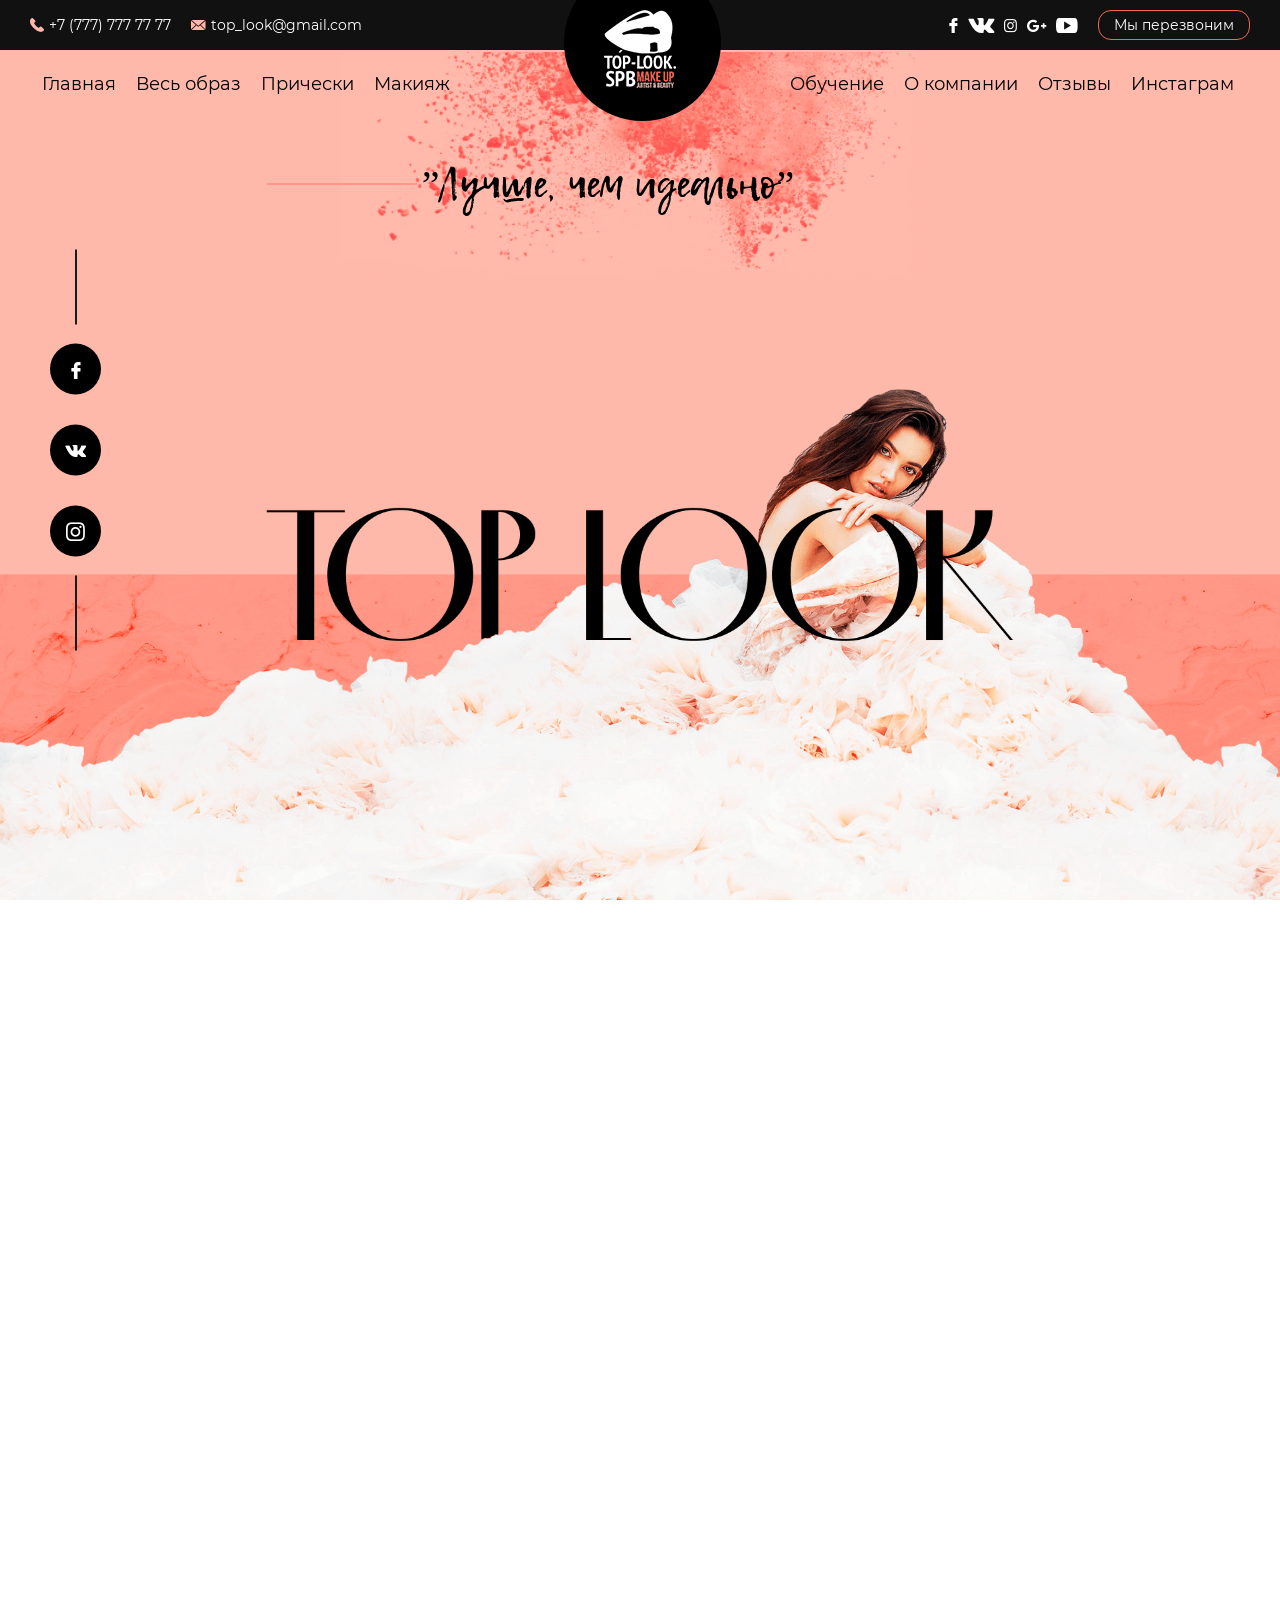
<file: toplook/templates/index.html>
<!DOCTYPE html>
<html lang="ru">

<head>
    <meta charset="UTF-8">
    <title>Top look</title>
    <meta name="viewport" content="width=device-width, initial-scale=1, maximum-scale=1,user-scalable=0" />
    <link rel="icon" type="image/png" sizes="16x16" href="../images/logo.png">
    <link rel="stylesheet" href="../css/style.css">
    <link rel="stylesheet" href="../css/home.css">
</head>

<body>

    <!-- popups -->
    <!-- .closeBtn - закрывает попап -->
    <!-- .open-* - открывает попап -->
    <div class="overlay-requestCall overlayPopup">
        <div class="close"></div>
        <div class="requestCall__popup">
            <span class="close-popup closeBtn"></span>
            <div class="content">
                <p class="title">Введите данные и наш менеджер свяжется с вами в течении <span>10 минут!</span></p>
                <form onsubmit="return false">
                    <div class="form-input">
                        <i class="icon-icon1"></i>
                        <input type="text" placeholder="Ваше имя " required>
                    </div>
                    <div class="form-input">
                        <i class="icon-icon22"></i>
                        <input class="phoneInput" type="text" placeholder="Ваш телефон" required>
                    </div>
                    <div class="form-button">
                        <button class="closeBtn open-thanksMsg btnfos">Отправить</button>
                    </div>
                </form>
            </div>
        </div>
    </div>

    <div class="overlay-thanksMsg overlayPopup">
        <div class="close"></div>
        <div class="thanksMsg__popup">
            <span class="close-popup closeBtn"></span>
            <div class="content">
                <p>Благодарим за ваш ответ.</p>
                <p class="red">Мы скоро перезвоним.</p>
            </div>
        </div>
    </div>

    <div class="overlay-thanksMsg2 overlayPopup">
        <div class="close"></div>
        <div class="thanksMsg2__popup">
            <span class="close-popup closeBtn"></span>
            <div class="content">
                <p>Благодарим за ваш отзыв.</p>
            </div>
        </div>
    </div>

    <div class="overlay-feedback overlayPopup">
        <div class="close"></div>
        <div class="feedback__popup">
            <span class="close-popup closeBtn"></span>
            <div class="content">
                <form onsubmit="return false">
                    <div class="form-file">
                        <input type="file" name="file" id="file" class="inputfile" accept="image/x-png,image/gif,image/jpeg" required>
                        <label for="file">
                            <span class="imgSize">
                            <img id="preview" src="../images/uploadImg.png" alt="your image" />
                        </span>
                            <span class="uploadTitle">загрузить фото</span>
                        </label>
                    </div>
                    <div class="form-input">
                        <i class="icon-icon1"></i>
                        <input type="text" placeholder="Ваше имя " required>
                    </div>
                    <div class="form-textarea">
                        <i class="icon-icon8"></i>
                        <textarea placeholder="Комментарии..." required></textarea>
                    </div>
                    <div class="form-button">
                        <button class="closeBtn open-thanksMsg2 btnfos">Отправить</button>
                    </div>
                </form>
            </div>
        </div>
    </div>

    <div class="overlay-photos overlayPopup">
        <div class="close"></div>
        <div class="photos__popup">
            <span class="close-popup closeBtn"></span>
            <div class="container">
                <div class="top_filter">
                    <div data-tab="tab-content1" class="top_filter-items">
                        <p>Все</p>
                    </div>
                    <div data-tab="tab-content2" class="top_filter-items">
                        <p>Полный образ</p>
                    </div>
                    <div data-tab="tab-content3" class="top_filter-items">
                        <p>Прически</p>
                    </div>
                    <div data-tab="tab-content4" class="top_filter-items">
                        <p>Макияж</p>
                    </div>
                </div>
                <div class="tab-content tab-content1">
                    <div class="content">
                        <div class="grid clearfix">
                            <div class="grid-item">
                                <img src="../images/popup-img1.jpg" alt="photo">
                                <p>Lorem ipsum dolor sit amet, nesciunt vestibulum nibh posuere lorem, mattis pulvinar facilisi id feugiat metus.</p>
                            </div>
                            <div class="grid-item">
                                <img src="../images/popup-img2.jpg" alt="photo">
                                <p>Lorem ipsum dolor sit amet, nesciunt vestibulum nibh posuere lorem, mattis pulvinar facilisi id feugiat metus.</p>
                            </div>
                            <div class="grid-item">
                                <img src="../images/popup-img3.jpg" alt="photo">
                                <p>Lorem ipsum dolor sit amet, nesciunt vestibulum nibh posuere lorem, mattis pulvinar facilisi id feugiat metus.</p>
                            </div>
                            <div class="grid-item">
                                <img src="../images/popup-img4.jpg" alt="photo">
                                <p>Lorem ipsum dolor sit amet, nesciunt vestibulum nibh posuere lorem, mattis pulvinar facilisi id feugiat metus.</p>
                            </div>
                            <div class="grid-item">
                                <img src="../images/popup-img5.jpg" alt="photo">
                                <p>Lorem ipsum dolor sit amet, nesciunt vestibulum nibh posuere lorem, mattis pulvinar facilisi id feugiat metus.</p>
                            </div>
                            <div class="grid-item">
                                <img src="../images/popup-img1.jpg" alt="photo">
                                <p>Lorem ipsum dolor sit amet, nesciunt vestibulum nibh posuere lorem, mattis pulvinar facilisi id feugiat metus.</p>
                            </div>
                            <div class="grid-item">
                                <img src="../images/popup-img2.jpg" alt="photo">
                                <p>Lorem ipsum dolor sit amet, nesciunt vestibulum nibh posuere lorem, mattis pulvinar facilisi id feugiat metus.</p>
                            </div>
                            <div class="grid-item">
                                <img src="../images/popup-img3.jpg" alt="photo">
                                <p>Lorem ipsum dolor sit amet, nesciunt vestibulum nibh posuere lorem, mattis pulvinar facilisi id feugiat metus.</p>
                            </div>
                            <div class="grid-item">
                                <img src="../images/popup-img4.jpg" alt="photo">
                                <p>Lorem ipsum dolor sit amet, nesciunt vestibulum nibh posuere lorem, mattis pulvinar facilisi id feugiat metus.</p>
                            </div>
                            <div class="grid-item">
                                <img src="../images/popup-img5.jpg" alt="photo">
                                <p>Lorem ipsum dolor sit amet, nesciunt vestibulum nibh posuere lorem, mattis pulvinar facilisi id feugiat metus.</p>
                            </div>
                        </div>
                    </div>
                </div>
                <div class="tab-content tab-content2">
                    <div class="content">
                        <div class="grid clearfix">
                            <div class="grid-item">
                                <img src="../images/popup-img2.jpg" alt="photo">
                                <p>Lorem ipsum dolor sit amet, nesciunt vestibulum nibh posuere lorem, mattis pulvinar facilisi id feugiat metus.</p>
                            </div>
                            <div class="grid-item">
                                <img src="../images/popup-img1.jpg" alt="photo">
                                <p>Lorem ipsum dolor sit amet, nesciunt vestibulum nibh posuere lorem, mattis pulvinar facilisi id feugiat metus.</p>
                            </div>
                            <div class="grid-item">
                                <img src="../images/popup-img3.jpg" alt="photo">
                                <p>Lorem ipsum dolor sit amet, nesciunt vestibulum nibh posuere lorem, mattis pulvinar facilisi id feugiat metus.</p>
                            </div>
                            <div class="grid-item">
                                <img src="../images/popup-img4.jpg" alt="photo">
                                <p>Lorem ipsum dolor sit amet, nesciunt vestibulum nibh posuere lorem, mattis pulvinar facilisi id feugiat metus.</p>
                            </div>
                            <div class="grid-item">
                                <img src="../images/popup-img5.jpg" alt="photo">
                                <p>Lorem ipsum dolor sit amet, nesciunt vestibulum nibh posuere lorem, mattis pulvinar facilisi id feugiat metus.</p>
                            </div>
                            <div class="grid-item">
                                <img src="../images/popup-img1.jpg" alt="photo">
                                <p>Lorem ipsum dolor sit amet, nesciunt vestibulum nibh posuere lorem, mattis pulvinar facilisi id feugiat metus.</p>
                            </div>
                            <div class="grid-item">
                                <img src="../images/popup-img2.jpg" alt="photo">
                                <p>Lorem ipsum dolor sit amet, nesciunt vestibulum nibh posuere lorem, mattis pulvinar facilisi id feugiat metus.</p>
                            </div>
                            <div class="grid-item">
                                <img src="../images/popup-img3.jpg" alt="photo">
                                <p>Lorem ipsum dolor sit amet, nesciunt vestibulum nibh posuere lorem, mattis pulvinar facilisi id feugiat metus.</p>
                            </div>
                            <div class="grid-item">
                                <img src="../images/popup-img4.jpg" alt="photo">
                                <p>Lorem ipsum dolor sit amet, nesciunt vestibulum nibh posuere lorem, mattis pulvinar facilisi id feugiat metus.</p>
                            </div>
                            <div class="grid-item">
                                <img src="../images/popup-img5.jpg" alt="photo">
                                <p>Lorem ipsum dolor sit amet, nesciunt vestibulum nibh posuere lorem, mattis pulvinar facilisi id feugiat metus.</p>
                            </div>
                        </div>
                    </div>
                </div>
                <div class="tab-content tab-content3">
                    <div class="content">
                        <div class="grid clearfix">
                            <div class="grid-item">
                                <img src="../images/popup-img4.jpg" alt="photo">
                                <p>Lorem ipsum dolor sit amet, nesciunt vestibulum nibh posuere lorem, mattis pulvinar facilisi id feugiat metus.</p>
                            </div>
                            <div class="grid-item">
                                <img src="../images/popup-img3.jpg" alt="photo">
                                <p>Lorem ipsum dolor sit amet, nesciunt vestibulum nibh posuere lorem, mattis pulvinar facilisi id feugiat metus.</p>
                            </div>
                            <div class="grid-item">
                                <img src="../images/popup-img1.jpg" alt="photo">
                                <p>Lorem ipsum dolor sit amet, nesciunt vestibulum nibh posuere lorem, mattis pulvinar facilisi id feugiat metus.</p>
                            </div>
                            <div class="grid-item">
                                <img src="../images/popup-img2.jpg" alt="photo">
                                <p>Lorem ipsum dolor sit amet, nesciunt vestibulum nibh posuere lorem, mattis pulvinar facilisi id feugiat metus.</p>
                            </div>
                            <div class="grid-item">
                                <img src="../images/popup-img5.jpg" alt="photo">
                                <p>Lorem ipsum dolor sit amet, nesciunt vestibulum nibh posuere lorem, mattis pulvinar facilisi id feugiat metus.</p>
                            </div>
                            <div class="grid-item">
                                <img src="../images/popup-img1.jpg" alt="photo">
                                <p>Lorem ipsum dolor sit amet, nesciunt vestibulum nibh posuere lorem, mattis pulvinar facilisi id feugiat metus.</p>
                            </div>
                            <div class="grid-item">
                                <img src="../images/popup-img2.jpg" alt="photo">
                                <p>Lorem ipsum dolor sit amet, nesciunt vestibulum nibh posuere lorem, mattis pulvinar facilisi id feugiat metus.</p>
                            </div>
                            <div class="grid-item">
                                <img src="../images/popup-img3.jpg" alt="photo">
                                <p>Lorem ipsum dolor sit amet, nesciunt vestibulum nibh posuere lorem, mattis pulvinar facilisi id feugiat metus.</p>
                            </div>
                            <div class="grid-item">
                                <img src="../images/popup-img4.jpg" alt="photo">
                                <p>Lorem ipsum dolor sit amet, nesciunt vestibulum nibh posuere lorem, mattis pulvinar facilisi id feugiat metus.</p>
                            </div>
                            <div class="grid-item">
                                <img src="../images/popup-img5.jpg" alt="photo">
                                <p>Lorem ipsum dolor sit amet, nesciunt vestibulum nibh posuere lorem, mattis pulvinar facilisi id feugiat metus.</p>
                            </div>
                        </div>
                    </div>
                </div>
                <div class="tab-content tab-content4">
                    <div class="content">
                        <div class="grid clearfix">
                            <div class="grid-item">
                                <img src="../images/popup-img1.jpg" alt="photo">
                                <p>Lorem ipsum dolor sit amet, nesciunt vestibulum nibh posuere lorem, mattis pulvinar facilisi id feugiat metus.</p>
                            </div>
                            <div class="grid-item">
                                <img src="../images/popup-img4.jpg" alt="photo">
                                <p>Lorem ipsum dolor sit amet, nesciunt vestibulum nibh posuere lorem, mattis pulvinar facilisi id feugiat metus.</p>
                            </div>
                            <div class="grid-item">
                                <img src="../images/popup-img2.jpg" alt="photo">
                                <p>Lorem ipsum dolor sit amet, nesciunt vestibulum nibh posuere lorem, mattis pulvinar facilisi id feugiat metus.</p>
                            </div>
                            <div class="grid-item">
                                <img src="../images/popup-img3.jpg" alt="photo">
                                <p>Lorem ipsum dolor sit amet, nesciunt vestibulum nibh posuere lorem, mattis pulvinar facilisi id feugiat metus.</p>
                            </div>
                            <div class="grid-item">
                                <img src="../images/popup-img5.jpg" alt="photo">
                                <p>Lorem ipsum dolor sit amet, nesciunt vestibulum nibh posuere lorem, mattis pulvinar facilisi id feugiat metus.</p>
                            </div>
                            <div class="grid-item">
                                <img src="../images/popup-img1.jpg" alt="photo">
                                <p>Lorem ipsum dolor sit amet, nesciunt vestibulum nibh posuere lorem, mattis pulvinar facilisi id feugiat metus.</p>
                            </div>
                            <div class="grid-item">
                                <img src="../images/popup-img2.jpg" alt="photo">
                                <p>Lorem ipsum dolor sit amet, nesciunt vestibulum nibh posuere lorem, mattis pulvinar facilisi id feugiat metus.</p>
                            </div>
                            <div class="grid-item">
                                <img src="../images/popup-img3.jpg" alt="photo">
                                <p>Lorem ipsum dolor sit amet, nesciunt vestibulum nibh posuere lorem, mattis pulvinar facilisi id feugiat metus.</p>
                            </div>
                            <div class="grid-item">
                                <img src="../images/popup-img4.jpg" alt="photo">
                                <p>Lorem ipsum dolor sit amet, nesciunt vestibulum nibh posuere lorem, mattis pulvinar facilisi id feugiat metus.</p>
                            </div>
                            <div class="grid-item">
                                <img src="../images/popup-img5.jpg" alt="photo">
                                <p>Lorem ipsum dolor sit amet, nesciunt vestibulum nibh posuere lorem, mattis pulvinar facilisi id feugiat metus.</p>
                            </div>
                        </div>
                    </div>
                </div>
            </div>
        </div>
    </div>
    <div id="fullPage">
        <div class="section section1 fp-noscroll" data-anchor="firstPage" id="section1">
            <header class="header">
                <div class="header__top">
                    <div class="container">
                        <div class="wrapper">
                            <div class="item info">
                                <a href="tel:+77777777777" class="phone"><i class="icon-icon22"></i>+7 (777) 777 77 77</a>
                                <a href="mailto:top_look@gmail.com" class="email"><i class="icon-icon23"></i>top_look@gmail.com</a>
                            </div>
                            <div class="item mobileMenu">
                                <button class="toggle-menu">
                                    <span class="hamburger">
                            <span class="sw-topper"></span>
                                    <span class="sw-bottom"></span>
                                    <span class="sw-footer"></span>
                                    </span>
                                </button>
                            </div>
                            <div class="item logotype">
                                <a href="index.html" class="logo">
                                    <img src="../images/logo.png" alt="logotype">
                                </a>
                            </div>
                            <div class="item socials">
                                <ul class="social">
                                    <li>
                                        <a href="javascript:void(0)"><i class="icon-icon17"></i></a>
                                    </li>
                                    <li>
                                        <a href="javascript:void(0)"><i class="icon-icon20"></i></a>
                                    </li>
                                    <li>
                                        <a href="javascript:void(0)"><i class="icon-icon21"></i></a>
                                    </li>
                                    <li>
                                        <a href="javascript:void(0)"><i class="icon-icon19"></i></a>
                                    </li>
                                    <li>
                                        <a href="javascript:void(0)"><i class="icon-icon18"></i></a>
                                    </li>
                                </ul>
                                <a href="javascript:void(0)" class="callBack open-requestCall">Мы перезвоним</a>
                            </div>
                        </div>
                    </div>
                </div>
                <div class="header__bottom">
                    <div class="container">
                        <nav class="mainMenu" id="mainMenu">
                            <ul>
                                <li>
                                    <a href="index.html">Главная</a>
                                </li>
                                <li data-menuanchor="secondPage">
                                    <a href="#secondPage">Весь образ</a>
                                </li>
                                <li data-menuanchor="thirdPage">
                                    <a href="#thirdPage">Прически</a>
                                </li>
                                <li data-menuanchor="fourthPage">
                                    <a href="#fourthPage">Макияж</a>
                                </li>
                                <li data-menuanchor="fifthPage">
                                    <a href="#fifthPage">Обучение</a>
                                </li>
                                <li data-menuanchor="sixthPage">
                                    <a href="#sixthPage">О компании</a>
                                </li>
                                <li data-menuanchor="seventhPage">
                                    <a href="#seventhPage">Отзывы</a>
                                </li>
                                <li data-menuanchor="ninthPage">
                                    <a href="#ninthPage">Инстаграм</a>
                                </li>
                            </ul>
                        </nav>
                    </div>
                </div>
            </header>
            <div class="banner">
                <div class="fixed-social">
                    <ul>
                        <li>
                            <a class="facebook" href="javascript:void(0)">
                                <i class="icon-icon17"></i>
                            </a>
                        </li>
                        <li>
                            <a class="vkontakte" href="javascript:void(0)">
                                <i class="icon-icon20"></i>
                            </a>
                        </li>
                        <li>
                            <a class="instagram" href="javascript:void(0)">
                                <i class="icon-icon21"></i>
                            </a>
                        </li>
                    </ul>
                </div>
                <div class="container">
                    <h1>”Лучше, чем идеально”</h1>
                </div>
                <img src="../images/s1-img1.png" alt="image" class="mobileImg">
            </div>
        </div>
        <div class="section section2 fp-noscroll" data-anchor="secondPage" id="section2">
            <img src="../images/s2-img2.jpg" alt="image" class="staticimg">
            <div class="container">
                <h2>Полный  образ  невесты</h2>
                <div class="wrapper">
                    <img src="../images/s2-img1.png" alt="image" class="staticBg">
                    <div class="item item1">
                        <div class="heading">
                            <p class="title">Прическа</p>
                            <div class="img">
                                <img src="../images/s2-img3.png" alt="image">
                                <span class="num">01</span>
                            </div>
                        </div>
                        <div class="content">
                            <p><span class="coloredLetter">П</span>рическа любой сложности - безупречно!
                            </p>
                            <p>Люблю каждый локон!</p>
                            <p>Индивидуальный подбор причёски!</p>
                        </div>
                    </div>
                    <div class="item item2">
                        <div class="heading">
                            <div class="img">
                                <img src="../images/s2-img4.png" alt="image">
                                <span class="num">02</span>
                            </div>
                            <p class="title">Макияж</p>
                        </div>
                        <div class="content">
                            <p><span class="coloredLetter">П</span>рофессиональная косметика класса Люкс!</p>
                            <p>Не использую много тона</p>
                            <p>Создаю идеальную Вас!</p>
                        </div>

                        <!-- mobile block -->
                        <div class="btnBlk">
                            <a href="#eighthPage" class="btn btnfos">Заказать услугу</a>
                        </div>
                        <!-- end mobile block -->
                    </div>
                    <div class="item item3">
                        <div class="heading">
                            <div class="img">
                                <img src="../images/s2-img5.png" alt="image">
                                <span class="num">03</span>
                            </div>
                            <p class="title">Услуги стилиста</p>
                        </div>
                        <div class="content">
                            <p><span class="coloredLetter">П</span>одбор идеального индивидуального образа!</p>
                            <p>Только современные модные тенденции Красоты!</p>
                            <p>Большая команда коллег свадебной тематики.</p>
                        </div>
                    </div>
                    <!-- mobile block -->
                    <div class="item item4">
                        <a href="#eighthPage" class="btn btnfos">Заказать услугу</a>
                    </div>
                    <!-- end mobile block -->
                </div>
            </div>
        </div>
        <div class="section section3 fp-noscroll" data-anchor="thirdPage" id="section3">
            <div class="container">
                <h2>Прически</h2>
                <div class="wrapper">
                    <div class="item">
                        <img src="../images/s3-img1.jpg" alt="photo">
                        <span class="title">short</span>
                    </div>
                    <div class="item">
                        <img src="../images/s3-img2.jpg" alt="photo">
                        <span class="title">medium</span>
                    </div>
                    <div class="item">
                        <img src="../images/s3-img3.jpg" alt="photo">
                        <span class="title">long</span>
                    </div>
                </div>
                <div class="btnsBlk">
                    <a href="javascript:void(0)" data-value="tab-content3" class="btn open-photos btnfos">Смотреть фото</a>
                    <a href="#eighthPage" class="btn btnfos">Заказать услугу</a>
                </div>
            </div>
        </div>
        <div class="section section4 fp-noscroll" data-anchor="fourthPage" id="section4">
            <img src="../images/s4-img1.png" alt="image" class="staticimg">
            <div class="container">
                <h2>Макияж</h2>
                <div class="wrapper">
                    <div class="item">
                        <div class="item-grey">
                            <p class="title">Работаю на профессиональной косметике класса LUX</p>
                            <div class="content">
                                <p>Гарантия стойкости от 12 до 24 часов</p>
                                <p>Ваш Make-up будет безупречным на протяжении всего мероприятия</p>
                            </div>
                        </div>
                        <div class="item-white">
                            <p class="title">Профессиональная подготовка кожи к макияжу</p>
                            <div class="content">
                                <p>Питаю, увлажняю, «пробуждаю» кожу, заставляю кожу «дышать»</p>
                                <p>Кожа на лице будет иметь свежий, здоровый цвет, излучать молодость</p>
                            </div>
                        </div>
                    </div>
                    <!-- desktop image -->
                    <img src="../images/s4-img4.png" alt="image" class="centerImg">
                    <!-- end desktop image -->
                    <div class="item">
                        <div class="item-white">
                            <p class="title">Не использую много тона</p>
                            <div class="content">
                                <p>Ваше лицо выглядит естественно</p>
                                <p>Подчеркиваем Вашу индивидуальную красоту
                                </p>
                            </div>
                        </div>
                        <div class="item-grey">
                            <p class="title">Макияж выполнен согласно Вашему типу лица</p>
                            <div class="content">
                                <p>Позволяет подчеркнуть ваши достоинства и скрыть недостатки</p>
                                <p>Создаю идеальную Вас!</p>
                            </div>
                        </div>
                    </div>
                </div>
                <!-- mobile image -->
                <img src="../images/s4-img4.png" alt="image" class="mobileImg">
                <!-- end mobile image -->
                <div class="btnsBlk">
                    <a href="javascript:void(0)" data-value="tab-content4" class="btn open-photos btnfos">Смотреть фото</a>
                    <a href="#eighthPage" class="btn btnfos">Заказать услугу</a>
                </div>
            </div>
        </div>
        <div class="section section5 fp-noscroll" data-anchor="fifthPage" id="section5">
            <div class="container">
                <h2>Обучение</h2>
                <div class="rightBlk">
                    <div class="filter-wrap">
                        <div data-tab="tab-item1" class="filter-items active">
                            <p>Групповое</p>
                        </div>
                        <div data-tab="tab-item2" class="filter-items">
                            <p>Индивидуальное</p>
                        </div>
                    </div>
                    <div class="tab-item tab-item1 active">
                        <p>Стоимость курса: <strong>20 000RUB</strong></p>
                        <p>Количество занятий: <strong>10 (5 недель, 2 раза в неделю)</strong></p>
                        <p>Дата начала: <strong>14 марта 2019</strong></p>
                        <div class="wrap">
                            <p>Vestibulum integer donec eu massa adipiscing et, id dis etiam dictum wisi, libero lorem nam, magna in. Viverra praesent dolor et. Nibh sit. Integer justo vestibulum, mi quam sit et tortor et egestas. Sagittis sed. Pretium expedita
                                urna elit quam et, adipiscing deleniti nullam, condimentum dui.</p>
                        </div>
                    </div>
                    <div class="tab-item tab-item2">
                        <p>Стоимость курса: <strong>10 000RUB</strong></p>
                        <p>Количество занятий: <strong>14 (7 недель, 2 раза в неделю)</strong></p>
                        <p>Дата начала: <strong>24 марта 2019</strong></p>
                        <div class="wrap">
                            <p>Vestibulum integer donec eu massa adipiscing et, id dis etiam dictum wisi, libero lorem nam, magna in. Viverra praesent dolor et. Nibh sit. Integer justo vestibulum, mi quam sit et tortor et egestas. Sagittis sed. Pretium expedita
                                urna elit quam et, adipiscing deleniti nullam, condimentum dui.</p>
                        </div>
                    </div>
                    <a href="javascript:void(0)" class="btn open-requestCall btnfos">Записаться</a>
                </div>
            </div>
        </div>
        <div class="section section6 fp-noscroll" data-anchor="sixthPage" id="section6">
            <div class="container">
                <h2>О компании</h2>
                <div class="wrapper">
                    <div class="item">
                        <p class="number">2000</p>
                        <p class="title">счастливых клиентов</p>
                    </div>
                    <div class="item">
                        <p class="number">182</p>
                        <p class="title">счастливых клиентов</p>
                    </div>
                    <div class="item">
                        <p class="number">35</p>
                        <p class="title">счастливых клиентов</p>
                    </div>
                    <div class="item">
                        <p class="number">801</p>
                        <p class="title">счастливых клиентов</p>
                    </div>
                </div>
                <div class="content">
                    <div class="item">
                        <div class="heading">
                            <p class="name">Имя Фамилия</p>
                            <p class="position">учредитель бренда TOP LOOK</p>
                        </div>
                        <div class="info">
                            <p>Facilisis faucibus pellentesque mauris suspendisse quis, eu vivamus felis hac, mauris ornare condimentum, felis ut lorem, semper arcu gravida rutrum vestibulum risus vitae. <strong>Sit massa nec rhoncus, duis accumsan, sociis maecenas</strong>                                tincidunt phasellus dignissim. Lacus porta, in commodo, faucibus quae egestas est vestibulum, vivamus <strong>odio pede et, elit scelerisque</strong> sit pellentesque vitae. Pede laoreet ante wisi, mauris ut vitae viverra.
                                Malesuada et integer maecenas risus tellus elit.</p>
                            <p>Lacus porta, in commodo, <strong>faucibus quae egestas est vestibulum</strong>, vivamus odio pede et, elit scelerisque sit pellentesque vitae. Pede laoreet ante wisi, mauris ut vitae viverra. Malesuada et integer maecenas risus
                                tellus elit</p>
                        </div>
                    </div>
                    <div class="item">
                        <img src="../images/s6-img1.png" alt="photo">
                    </div>
                </div>
            </div>
        </div>
        <div class="section section7 fp-noscroll" data-anchor="seventhPage" id="section7">
            <div class="container">
                <h2>ОТзывы</h2>
                <div class="actions">
                    <div class="item item1">
                        <a href="javascript:void(0)" class="open-feedback"><i class="icon-icon16"></i></a>
                    </div>
                    <div class="item item2">
                        <a href="javascript:void(0)" class="open-feedback"><i class="icon-icon16"></i></a>
                    </div>
                </div>
                <div class="reviews-nav">
                    <div class="item">
                        <img src="../images/s7-img1.png" alt="photo">
                    </div>
                    <div class="item">
                        <img src="../images/s7-img2.png" alt="photo">
                    </div>
                    <div class="item">
                        <img src="../images/s7-img3.png" alt="photo">
                    </div>
                    <div class="item">
                        <img src="../images/s7-img4.png" alt="photo">
                    </div>
                    <div class="item">
                        <img src="../images/s7-img5.png" alt="photo">
                    </div>
                    <div class="item">
                        <img src="../images/s7-img3.png" alt="photo">
                    </div>
                </div>
                <div class="reviews-for">
                    <div class="item">
                        <div class="name">
                            <p>Анджеелика</p>
                        </div>
                        <div class="content">
                            <p>Vestibulum integer donec eu massa adipiscing et, id dis etiam dictum wisi, libero lorem nam, magna in. Viverra praesent dolor et. Nibh sit. Integer justo vestibulum, mi quam sit et tortor et egestas. Sagittis sed. Pretium expedita
                                urna elit quam et, adipiscing deleniti nullam, condimentum dui.</p>
                        </div>
                    </div>
                    <div class="item">
                        <div class="name">
                            <p>Анджеелика2</p>
                        </div>
                        <div class="content">
                            <p>Vestibulum integer donec eu massa adipiscing et, id dis etiam dictum wisi, libero lorem nam, magna in. Viverra praesent dolor et. Nibh sit. Integer justo vestibulum, mi quam sit et tortor et egestas. Sagittis sed. Pretium expedita
                                urna elit quam et, adipiscing deleniti nullam, condimentum dui.</p>
                        </div>
                    </div>
                    <div class="item">
                        <div class="name">
                            <p>Анджеелика3</p>
                        </div>
                        <div class="content">
                            <p>Vestibulum integer donec eu massa adipiscing et, id dis etiam dictum wisi, libero lorem nam, magna in. Viverra praesent dolor et. Nibh sit. Integer justo vestibulum, mi quam sit et tortor et egestas. Sagittis sed. Pretium expedita
                                urna elit quam et, adipiscing deleniti nullam, condimentum dui.</p>
                        </div>
                    </div>
                    <div class="item">
                        <div class="name">
                            <p>Анджеелика4</p>
                        </div>
                        <div class="content">
                            <p>Vestibulum integer donec eu massa adipiscing et, id dis etiam dictum wisi, libero lorem nam, magna in. Viverra praesent dolor et. Nibh sit. Integer justo vestibulum, mi quam sit et tortor et egestas. Sagittis sed. Pretium expedita
                                urna elit quam et, adipiscing deleniti nullam, condimentum dui.</p>
                        </div>
                    </div>
                    <div class="item">
                        <div class="name">
                            <p>Анджеелика5</p>
                        </div>
                        <div class="content">
                            <p>Vestibulum integer donec eu massa adipiscing et, id dis etiam dictum wisi, libero lorem nam, magna in. Viverra praesent dolor et. Nibh sit. Integer justo vestibulum, mi quam sit et tortor et egestas. Sagittis sed. Pretium expedita
                                urna elit quam et, adipiscing deleniti nullam, condimentum dui.</p>
                        </div>
                    </div>
                </div>
            </div>
        </div>
        <div class="section section8 fp-noscroll" data-anchor="eighthPage" id="section8">
            <div class="container">
                <h2>Квиз</h2>
                <form class="questions" onsubmit="return false">
                    <div class="question question-1 active">
                        <div class="heading">
                            <div class="number">
                                <p>
                                    01 <span>/ 6</span>
                                </p>
                            </div>
                            <div class="text">
                                <p>Какой вид услуги Вас интересует?</p>
                            </div>
                        </div>
                        <div class="content">
                            <div class="wrapper">
                                <div class="item">
                                    <label>
                                        <span class="img" style="background-image: url('../images/s8-img1.jpg')"></span>
                                        <input type="radio" checked="checked" id="question-value1" name="question-1">
                                        <span class="checkmark"></span>
                                        <span class="title">Полный образ</span>
                                    </label>
                                </div>
                                <div class="item">
                                    <label>
                                        <span class="img" style="background-image: url('../images/s8-img2.jpg')"></span>
                                        <input type="radio" name="question-1" id="question-value2">
                                        <span class="checkmark"></span>
                                        <span class="title">Макияж</span>
                                    </label>
                                </div>
                                <div class="item">
                                    <label>
                                        <span class="img" style="background-image: url('../images/s8-img3.jpg')"></span>
                                        <input type="radio" name="question-1" id="question-value3">
                                        <span class="checkmark"></span>
                                        <span class="title">Прическа</span>
                                    </label>
                                </div>
                                <div class="item">
                                    <label>
                                        <span class="img" style="background-image: url('../images/s8-img4.jpg')"></span>
                                        <input type="radio" name="question-1" id="question-value4">
                                        <span class="checkmark"></span>
                                        <span class="title">Обучения</span>
                                    </label>
                                </div>
                            </div>
                        </div>
                    </div>
                    <div class="question question-2">
                        <div class="heading">
                            <div class="number">
                                <p>
                                    02 <span>/ 6</span>
                                </p>
                            </div>
                            <div class="text">
                                <p>Какое у Вас мероприятие?</p>
                            </div>
                        </div>
                        <div class="content">
                            <div class="wrapper">
                                <div class="item">
                                    <label>
                                        <span class="img" style="background-image: url('../images/s8-img5.jpg')"></span>
                                        <input type="radio" checked="checked" name="question-2">
                                        <span class="checkmark"></span>
                                        <span class="title">Свадьба. Я невеста</span>
                                    </label>
                                </div>
                                <div class="item">
                                    <label>
                                        <span class="img" style="background-image: url('../images/s8-img6.jpg')"></span>
                                        <input type="radio" name="question-2">
                                        <span class="checkmark"></span>
                                        <span class="title">Фотосессия</span>
                                    </label>
                                </div>
                                <div class="item">
                                    <label>
                                        <span class="img" style="background-image: url('../images/s8-img7.jpg')"></span>
                                        <input type="radio" name="question-2">
                                        <span class="checkmark"></span>
                                        <span class="title">Вечерний выход</span>
                                    </label>
                                </div>
                                <div class="item">
                                    <label>
                                        <span class="img" style="background-image: url('../images/s8-img8.jpg')"></span>
                                        <input type="radio" name="question-2">
                                        <span class="checkmark"></span>
                                        <span class="title">Дневной выход</span>
                                    </label>
                                </div>
                            </div>
                        </div>
                    </div>
                    <div class="question question-3">
                        <div class="heading">
                            <div class="number">
                                <p>
                                    03 <span>/ 6</span>
                                </p>
                            </div>
                            <div class="text">
                                <p>Где бы вам хотелось провести сборы?</p>
                            </div>
                        </div>
                        <div class="content">
                            <div class="wrapper-2">
                                <div class="item">
                                    <label>
                                        <input type="radio" checked="checked" name="question-3">
                                        <span class="checkmark"></span>
                                        <span class="title">В студии стилиста</span>
                                    </label>
                                </div>
                                <div class="item">
                                    <label>
                                        <input type="radio" name="question-3">
                                        <span class="checkmark"></span>
                                        <span class="title">Студия / Гостиница по моему выбору</span>
                                    </label>
                                </div>
                                <div class="item">
                                    <label>
                                        <input type="radio" name="question-3">
                                        <span class="checkmark"></span>
                                        <span class="title">У меня дома</span>
                                    </label>
                                </div>
                                <div class="item">
                                    <label>
                                        <input type="radio" name="question-3">
                                        <span class="checkmark"></span>
                                        <span class="title">Ещё не решила</span>
                                    </label>
                                </div>
                            </div>
                        </div>
                    </div>
                    <div class="question question-4">
                        <div class="heading">
                            <div class="number">
                                <p>
                                    04 <span>/ 6</span>
                                </p>
                            </div>
                            <div class="text">
                                <p>Ваши дополнительные пожелания к образу</p>
                            </div>
                        </div>
                        <div class="content">
                            <div class="form-textarea">
                                <textarea placeholder="Ваши комментарии..."></textarea>
                            </div>
                        </div>
                    </div>
                    <div class="question question-5">
                        <div class="heading">
                            <div class="number">
                                <p>
                                    05 <span>/ 6</span>
                                </p>
                            </div>
                            <div class="text">
                                <p>Как вас зовут?</p>
                            </div>
                        </div>
                        <div class="content">
                            <div class="form-input">
                                <i class="icon-icon1"></i>
                                <input type="text" placeholder="Ваше имя" required>
                            </div>
                        </div>
                    </div>
                    <div class="question question-6">
                        <div class="heading">
                            <div class="number">
                                <p>
                                    06 <span>/ 6</span>
                                </p>
                            </div>
                            <div class="text">
                                <p>Ваши контакты для связи</p>
                            </div>
                        </div>
                        <div class="content">
                            <div class="input-wrap">
                                <div class="form-input">
                                    <i class="icon-icon22"></i>
                                    <input type="text" placeholder="Телефон" class="phoneInput" required>
                                </div>
                                <div class="form-input">
                                    <i class="icon-icon23"></i>
                                    <input type="text" placeholder="Почта" required>
                                </div>
                                <div class="form-input">
                                    <i class="icon-icon21"></i>
                                    <input type="text" placeholder="Инстаграм" required>
                                </div>
                            </div>
                        </div>
                    </div>
                    <a href="javascript:void(0)" class="next-question btnfos">Дальше</a>
                    <button class="sendBtn open-thanksMsg btnfos">Дальше</button>
                </form>
            </div>
        </div>
        <div class="section section9" data-anchor="ninthPage" id="section9">
            <div class="instaSection">
                <div class="container">
                    <h2>мы в инстаграм</h2>
                </div>
                <div class="instaSlider">
                    <div class="item">
                        <img src="../images/s9-img1.jpg" alt="photo">
                    </div>
                    <div class="item">
                        <img src="../images/s9-img2.jpg" alt="photo">
                    </div>
                    <div class="item">
                        <img src="../images/s9-img3.jpg" alt="photo">
                    </div>
                    <div class="item">
                        <img src="../images/s9-img4.jpg" alt="photo">
                    </div>
                    <div class="item">
                        <img src="../images/s9-img5.jpg" alt="photo">
                    </div>
                    <div class="item">
                        <img src="../images/s9-img2.jpg" alt="photo">
                    </div>
                </div>
                <a href="javascript:void(0)" class="btn btnfos">Подписаться</a>
            </div>
            <footer class="footer">
                <div class="footer__info">
                    <div class="container">
                        <div class="wrapper">
                            <div class="item logo">
                                <a href="index.html">
                                    <img src="../images/logo.png" alt="logotype">
                                </a>
                            </div>
                            <div class="item menu">
                                <nav class="footerMenu">
                                    <ul>
                                        <li>
                                            <a href="index.html">Главная</a>
                                        </li>
                                        <li data-menuanchor="secondPage">
                                            <a href="#secondPage">Весь образ</a>
                                        </li>
                                        <li data-menuanchor="thirdPage">
                                            <a href="#thirdPage">Прически</a>
                                        </li>
                                        <li data-menuanchor="fourthPage">
                                            <a href="#fourthPage">Макияж</a>
                                        </li>
                                        <li data-menuanchor="fifthPage">
                                            <a href="#fifthPage">Обучение</a>
                                        </li>
                                        <li data-menuanchor="sixthPage">
                                            <a href="#sixthPage">О компании</a>
                                        </li>
                                        <li data-menuanchor="seventhPage">
                                            <a href="#seventhPage">Отзывы</a>
                                        </li>
                                        <li data-menuanchor="ninthPage">
                                            <a href="#ninthPage">Инстаграм</a>
                                        </li>
                                    </ul>
                                </nav>
                            </div>
                            <div class="item contacts">
                                <p class="title">Наши контакты:</p>
                                <ul>
                                    <li><a href="tel:+77777777777" class="phone"><i class="icon-icon22"></i>+7 (777) 777 77 77</a></li>
                                    <li><a href="mailto:top_look@gmail.com" class="email"><i class="icon-icon23"></i>top_look@gmail.com</a></li>
                                </ul>
                            </div>
                            <div class="item socials">
                                <p class="title">Мы в соц сетях:</p>
                                <ul class="social">
                                    <li>
                                        <a href="javascript:void(0)"><i class="icon-icon17"></i></a>
                                    </li>
                                    <li>
                                        <a href="javascript:void(0)"><i class="icon-icon20"></i></a>
                                    </li>
                                    <li>
                                        <a href="javascript:void(0)"><i class="icon-icon21"></i></a>
                                    </li>
                                    <li>
                                        <a href="javascript:void(0)"><i class="icon-icon19"></i></a>
                                    </li>
                                    <li>
                                        <a href="javascript:void(0)"><i class="icon-icon18"></i></a>
                                    </li>
                                </ul>
                            </div>
                        </div>
                    </div>
                </div>
                <div class="footer__copyright">
                    <div class="container">
                        <p>2019, Все права защищены</p>
                    </div>
                </div>
            </footer>
        </div>
    </div>
    <div class="alert">
        <p>Пожалуйста, переверните телефон.</p>
    </div>



    <script src="../js/jquery.min.js"></script>
    <script src="../js/jquery.fullPage.min.js"></script>
    <script src="../js/scrolloverflow.min.js"></script>
    <script src="../js/slick.min.js"></script>
    <script src="../js/jquery.mask.min.js"></script>
    <script src="../js/masonry.pkgd.min.js"></script>

    <script src="../js/script.min.js"></script>
    <script src="../js/home.min.js"></script>
</body>

</html>
</file>
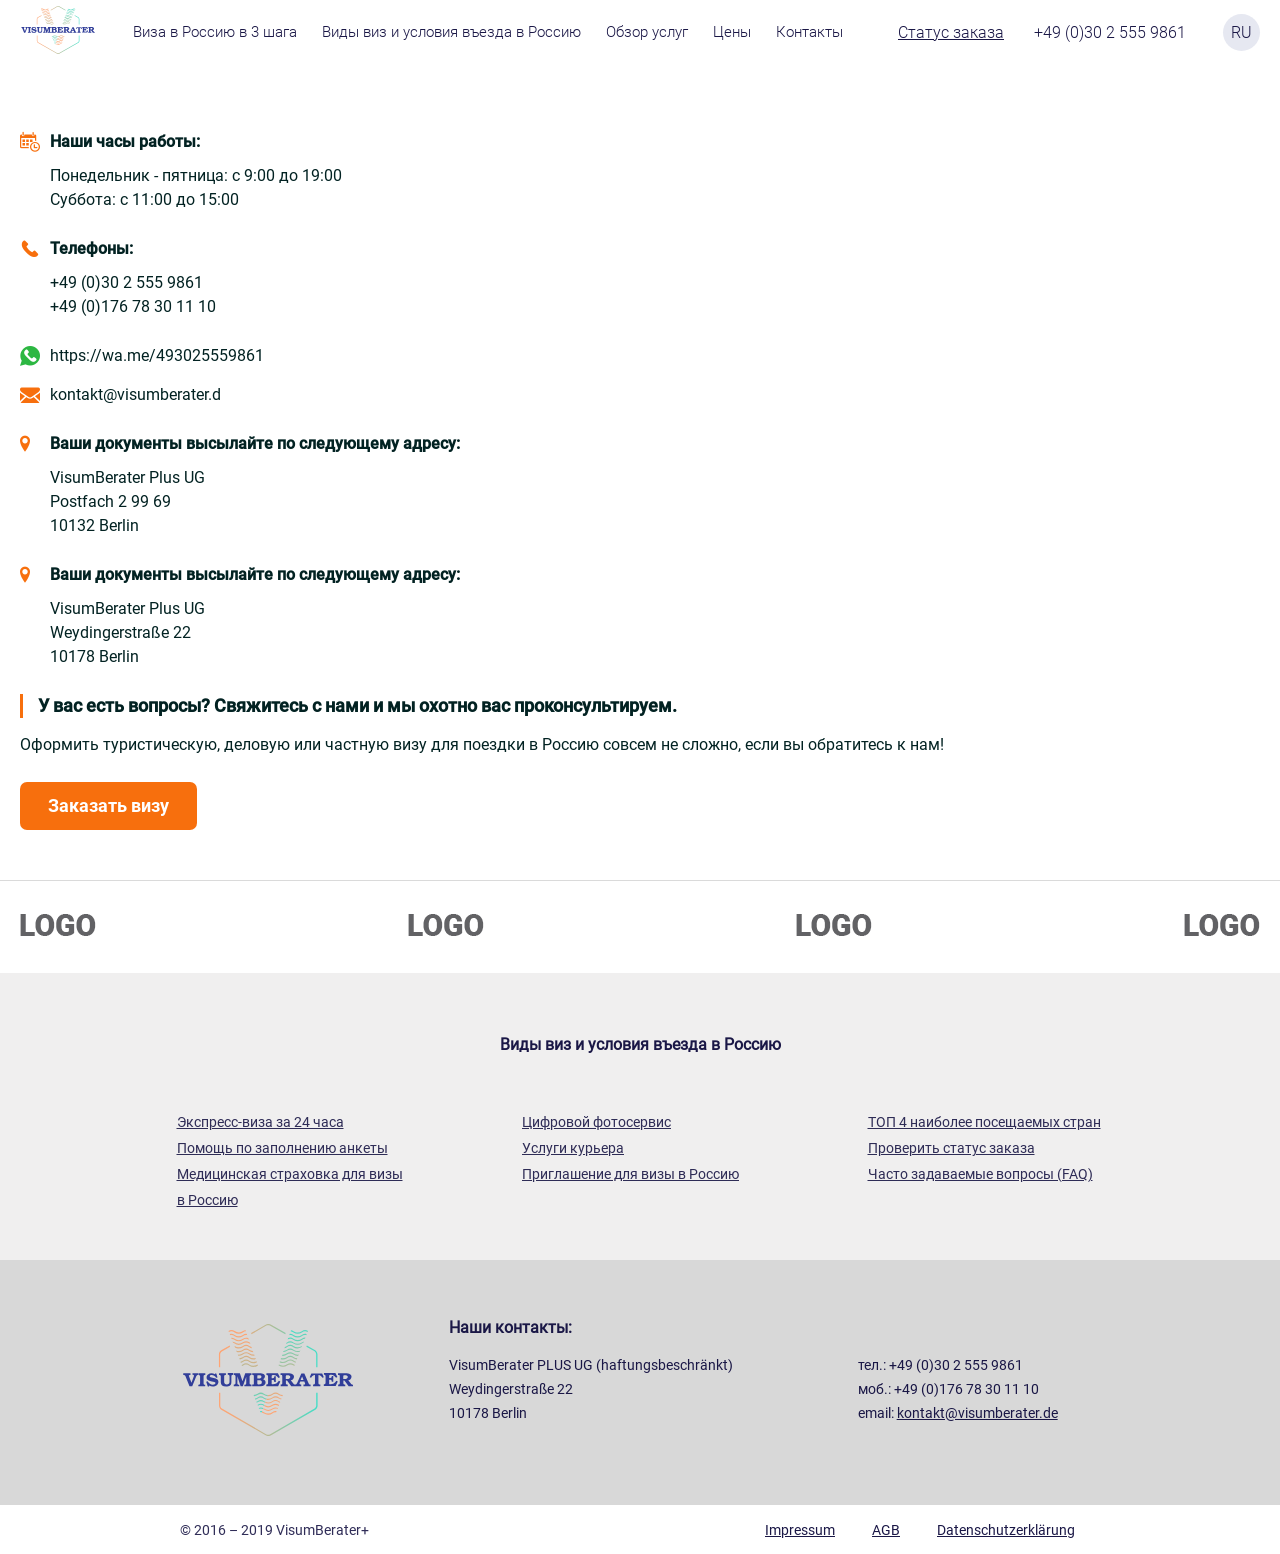
<file: contacts.html>
<!DOCTYPE html>
<html lang="en">

<head>
    <meta charset="UTF-8">
    <title>Contacts</title>
    <meta name="viewport" content="width=device-width, initial-scale=1.0, maximum-scale=1.0" />
    <link rel="icon" type="image/png" sizes="16x16" href="../img/logo.png">
    <link rel="stylesheet" href="../css/style.css">
    <link rel="stylesheet" href="../css/contacts.css">
</head>

<body>

    <!-- popups -->
    <!-- .closeBtn - закрывает попап -->
    <!-- .open-* - открывает попап -->

    <div class="overlay-visas_instructions overlayPopup">
        <div class="close"></div>
        <div class="visas_instructions__popup">
            <div class="content">
                <div class="container">
                    <span class="close-popup closeBtn"></span>
                    <h3>Пошаговая инструкция 
                    для получения визы в Россию  
                    •  VisumBerater+</h3>

                    <div class="wrapper">
                        <div class="item">
                            <div class="item-icon">
                                <span class="num">1</span>
                                <i class="icon-1-stage"></i>
                            </div>
                            <h4> На нашем сайте нет никаких 
                            скрытых платежей и сборов!</h4>
                            <ul>
                                <li>
                                    <p>Выберите вид визы</p>
                                </li>
                                <li>
                                    <p>Определите стоимость ее оформления путем выбора необходимых вам услуг и времени обработки
                                    </p>
                                </li>
                                <li>
                                    <p>Вы оплачиваете только те услуги, которые вы выбрали</p>
                                </li>
                            </ul>
                        </div>
                        <div class="item">
                            <div class="item-icon">
                                <span class="num">2</span>
                                <i class="icon-2-stage"></i>
                            </div>
                            <h4>С нами вы можете забыть 
                            про бумажные формы 
                            для заполнения вручную!</h4>
                            <ul>
                                <li>
                                    <p>Заполните визовую анкету</p>
                                </li>
                                <li>
                                    <p>Подготовьте необходимые документы
                                    </p>
                                </li>
                                <li>
                                    <p>Воспользуйтесь нашими услугами по заполнению анкеты: Помощь- Анкета
                                    </p>
                                </li>
                            </ul>
                        </div>
                        <div class="item">
                            <div class="item-icon">
                                <span class="num">3</span>
                                <i class="icon-3-stage"></i>
                            </div>
                            <h4>Моментальная и безопасная 
                            оплата за оформление визы!</h4>
                            <ul>
                                <li>
                                    <p>Оплатите вашу визу</p>
                                </li>
                                <li>
                                    <p>Вышлите ваши документы по почте или Вы можете занести Ваши документы к нам в бюро </p>
                                </li>
                            </ul>
                        </div>
                    </div>
                    <div class="getVisas">
                        <a href="visa-application.html">Подать заявление на визу</a>
                    </div>
                </div>
            </div>
        </div>
    </div>

    <div class="overlay-contacts overlayPopup">
        <div class="close"></div>
        <div class="contacts__popup">
            <div class="content">
                <div class="container">
                    <span class="close-popup closeBtn"></span>
                    <div class="wrapper">
                        <div class="block">
                            <div class="item workTime">
                                <h3>Наши часы работы: </h3>
                                <p>Понедельник - пятница: с 9:00 до 19:00</p>
                                <p>Суббота: с 11:00 до 15:00</p>
                            </div>
                            <div class="item phones">
                                <h3>Телефоны:</h3>
                                <p><a href="tel:+49 (0)30 2 555 9861">+49 (0)30 2 555 9861</a></p>
                                <p><a href="tel:+49 (0)176 78 30 11 10">+49 (0)176 78 30 11 10</a></p>
                            </div>
                            <div class="item wAp">
                                <p><a href="https://wa.me/493025559861">https://wa.me/493025559861</a></p>
                            </div>
                            <div class="item email">
                                <a href="mailto:kontakt@visumberater.d">kontakt@visumberater.d</a>
                            </div>
                        </div>
                        <div class="block">
                            <div class="item map">
                                <h3>Ваши документы высылайте 
                                по следующему адресу:</h3>
                                <p>VisumBerater Plus UG</p>
                                <p>Postfach 2 99 69</p>
                                <p>10132 Berlin</p>
                            </div>
                            <div class="item map">
                                <h3>Ваши документы высылайте 
                                по следующему адресу:</h3>
                                <p>VisumBerater Plus UG</p>
                                <p>Weydingerstraße 22</p>
                                <p>10178 Berlin</p>
                            </div>
                        </div>
                        <div class="block">
                            <h4>У вас есть вопросы? Свяжитесь 
                            с нами и мы охотно вас 
                            проконсультируем.</h4>
                            <p>Оформить туристическую, деловую или частную визу для поездки в Россию совсем не сложно, если вы обратитесь к нам!</p>
                            <a href="visa-application.html" class="getVisas">Заказать визу</a>
                        </div>
                    </div>
                </div>
            </div>
        </div>
    </div>

    <header class="header">
        <div class="container">
            <div class="header__wrap">
                <button class="toggle-menu">
                    <span class="hamburger">
                    <span class="sw-header"></span>
                    <span class="sw-topper"></span>
                    <span class="sw-bottom"></span>
                    <span class="sw-footer"></span>
                    </span>
                </button>
                <a href="index.html" class="header__logo">
                    <img src="../img/logo.svg" alt="logotype">
                </a>
                <div class="header__menu">
                    <div class="closeMenu"></div>
                    <nav>
                        <ul>
                            <li class="open-visas_instructions__popup popupLnk">
                                <a href="visa-instructions.html">Виза в Россию в 3 шага</a>
                            </li>
                            <li>
                                <a href="types-of-visas.html">Виды виз и условия въезда 
                                в Россию</a>
                            </li>
                            <li>
                                <a href="service-overview.html">Обзор услуг </a>
                            </li>
                            <li>
                                <a href="pricing.html">Цены</a>
                            </li>
                            <li class="open-contacts__popup popupLnk">
                                <a href="contacts.html">Контакты</a>
                            </li>
                        </ul>
                    </nav>
                    <a href="order-status.html" class="orderStatus">Статус заказа</a>
                    <a href="tel:+4903025559861" class="header__phone">+49 (0)30 2 555 9861</a>
                </div>
                <div class="header__language">
                    <span class="currentLanguage">RU</span>
                    <div class="header__language_list">
                        <a href="javascript:void(0)">EN</a>
                        <a href="javascript:void(0)">DE</a>
                    </div>
                </div>
            </div>
        </div>
    </header>

    <div class="contacts">
        <div class="container">
            <div class="wrapper">
                <div class="item workTime">
                    <h3>Наши часы работы: </h3>
                    <p>Понедельник - пятница: с 9:00 до 19:00</p>
                    <p>Суббота: с 11:00 до 15:00</p>
                </div>
                <div class="item phones">
                    <h3>Телефоны:</h3>
                    <p><a href="tel:+49 (0)30 2 555 9861">+49 (0)30 2 555 9861</a></p>
                    <p><a href="tel:+49 (0)176 78 30 11 10">+49 (0)176 78 30 11 10</a></p>
                </div>
                <div class="item wAp">
                    <p><a href="https://wa.me/493025559861">https://wa.me/493025559861</a></p>
                </div>
                <div class="item email">
                    <a href="mailto:kontakt@visumberater.d">kontakt@visumberater.d</a>
                </div>
                <div class="item map">
                    <h3>Ваши документы высылайте 
                    по следующему адресу:</h3>
                    <p>VisumBerater Plus UG</p>
                    <p>Postfach 2 99 69</p>
                    <p>10132 Berlin</p>
                </div>
                <div class="item map">
                    <h3>Ваши документы высылайте 
                    по следующему адресу:</h3>
                    <p>VisumBerater Plus UG</p>
                    <p>Weydingerstraße 22</p>
                    <p>10178 Berlin</p>
                </div>
                <div class="block">
                    <h4>У вас есть вопросы? Свяжитесь 
                    с нами и мы охотно вас 
                    проконсультируем.</h4>
                    <p>Оформить туристическую, деловую или частную визу для поездки в Россию совсем не сложно, если вы обратитесь к нам!</p>
                </div>
                <a href="visa-application.html" class="getVisas">Заказать визу</a>
            </div>
        </div>
    </div>

    <footer class="footer">
        <div class="footer__logos">
            <div class="container">
                <div class="flex-wrap">
                    <a href="javascript:void(0)" class="item">
                        <img src="../img/logoImg.png" alt="">
                    </a>
                    <a href="javascript:void(0)" class="item">
                        <img src="../img/logoImg.png" alt="">
                    </a>
                    <a href="javascript:void(0)" class="item">
                        <img src="../img/logoImg.png" alt="">
                    </a>
                    <a href="javascript:void(0)" class="item">
                        <img src="../img/logoImg.png" alt="">
                    </a>
                </div>
            </div>
        </div>
        <div class="footer__menu">
            <div class="container">
                <h3>Виды виз и условия въезда в Россию</h3>
                <div class="listsWrap">
                    <ul>
                        <li>
                            <a href="javascript:void(0)">Экспресс-виза за 24 часа</a>
                        </li>
                        <li>
                            <a href="javascript:void(0)">Помощь по заполнению анкеты</a>
                        </li>
                        <li>
                            <a href="javascript:void(0)">Медицинская страховка для визы в Россию</a>
                        </li>
                    </ul>
                    <ul>
                        <li>
                            <a href="javascript:void(0)">Цифровой фотосервис</a>
                        </li>
                        <li>
                            <a href="javascript:void(0)">Услуги курьера</a>
                        </li>
                        <li>
                            <a href="javascript:void(0)">Приглашение для визы в Россию</a>
                        </li>
                    </ul>
                    <ul>
                        <li>
                            <a href="javascript:void(0)">ТОП 4 наиболее посещаемых стран</a>
                        </li>
                        <li>
                            <a href="javascript:void(0)">Проверить статус заказа</a>
                        </li>
                        <li>
                            <a href="javascript:void(0)">Часто задаваемые вопросы (FAQ)</a>
                        </li>
                    </ul>
                </div>
            </div>
        </div>
        <div class="footer__contacts">
            <div class="container">
                <div class="wrapper">
                    <a href="index.html" class="footer__logo">
                        <img src="../img/logo.svg" alt="logotype">
                    </a>
                    <div class="block">
                        <h3>Наши контакты:</h3>
                        <div class="flex-wrap">
                            <div class="item">
                                <p>VisumBerater PLUS UG (haftungsbeschränkt)</p>
                                <p>Weydingerstraße 22 </p>
                                <p>10178 Berlin</p>
                            </div>
                            <div class="item">
                                <p>тел.: <a href="tel:+49 (0)30 2 555 9861">+49 (0)30 2 555 9861</a></p>
                                <p>моб.: <a href="tel:+49 (0)176 78 30 11 10">+49 (0)176 78 30 11 10</a></p>
                                <p>email: <a href="mailto:kontakt@visumberater.de" class="footer-email">kontakt@visumberater.de</a></p>
                            </div>
                        </div>
                    </div>
                </div>
                <ul class="subMenu">
                    <li>
                        <a href="javascript:void(0)">Impressum    </a>
                        <li>
                            <a href="javascript:void(0)">AGB    </a>
                            <li>
                                <a href="javascript:void(0)"> Datenschutzerklärung</a>
                </ul>
            </div>
        </div>
        <div class="footer__copyright">
            <div class="container">
                <div class="flex-wrap">
                    <p>© 2016 – 2019 VisumBerater+</p>
                    <ul class="subMenu">
                        <li>
                            <a href="javascript:void(0)">Impressum    </a>
                            <li>
                                <a href="javascript:void(0)">AGB    </a>
                                <li>
                                    <a href="javascript:void(0)"> Datenschutzerklärung</a>
                    </ul>
                </div>
            </div>
        </div>
    </footer>

    <script src="../js/jquery.min.js"></script>
    <script src="../js/script.min.js"></script>
</body>

</html>
</file>
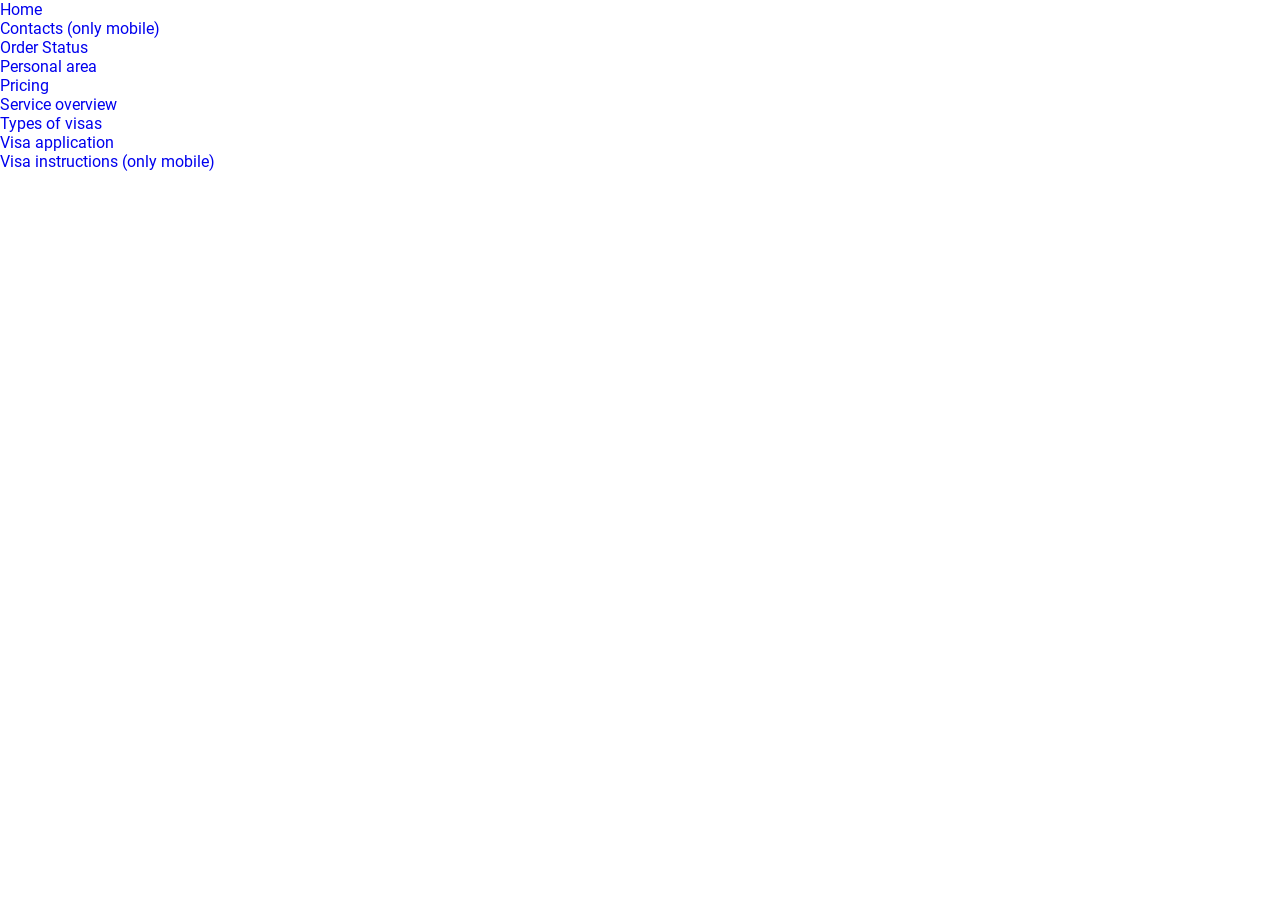
<file: links.html>
<!DOCTYPE html>
<html lang="en">

<head>
    <meta charset="UTF-8">
    <title>Links</title>
    <meta name="viewport" content="width=device-width, initial-scale=1.0, maximum-scale=1.0" />
    <link rel="icon" type="image/png" sizes="16x16" href="../img/logo.png">
    <link rel="stylesheet" href="../css/style.css">
</head>

<body>
    <ul>
        <li>
            <a href="index.html">Home</a>
        </li>
        <li>
            <a href="contacts.html">Contacts (only mobile)</a>
        </li>
        <li>
            <a href="order-status.html">Order Status</a>
        </li>
        <li>
            <a href="personal-area.html">Personal area</a>
        </li>
        <li>
            <a href="pricing.html">Pricing</a>
        </li>
        <li>
            <a href="service-overview.html">Service overview</a>
        </li>
        <li>
            <a href="types-of-visas.html">Types of visas</a>
        </li>
        <li>
            <a href="visa-application.html">Visa application</a>
        </li>
        <li>
            <a href="visa-instructions.html">Visa instructions (only mobile)</a>
        </li>
    </ul>
</body>

</html>
</file>
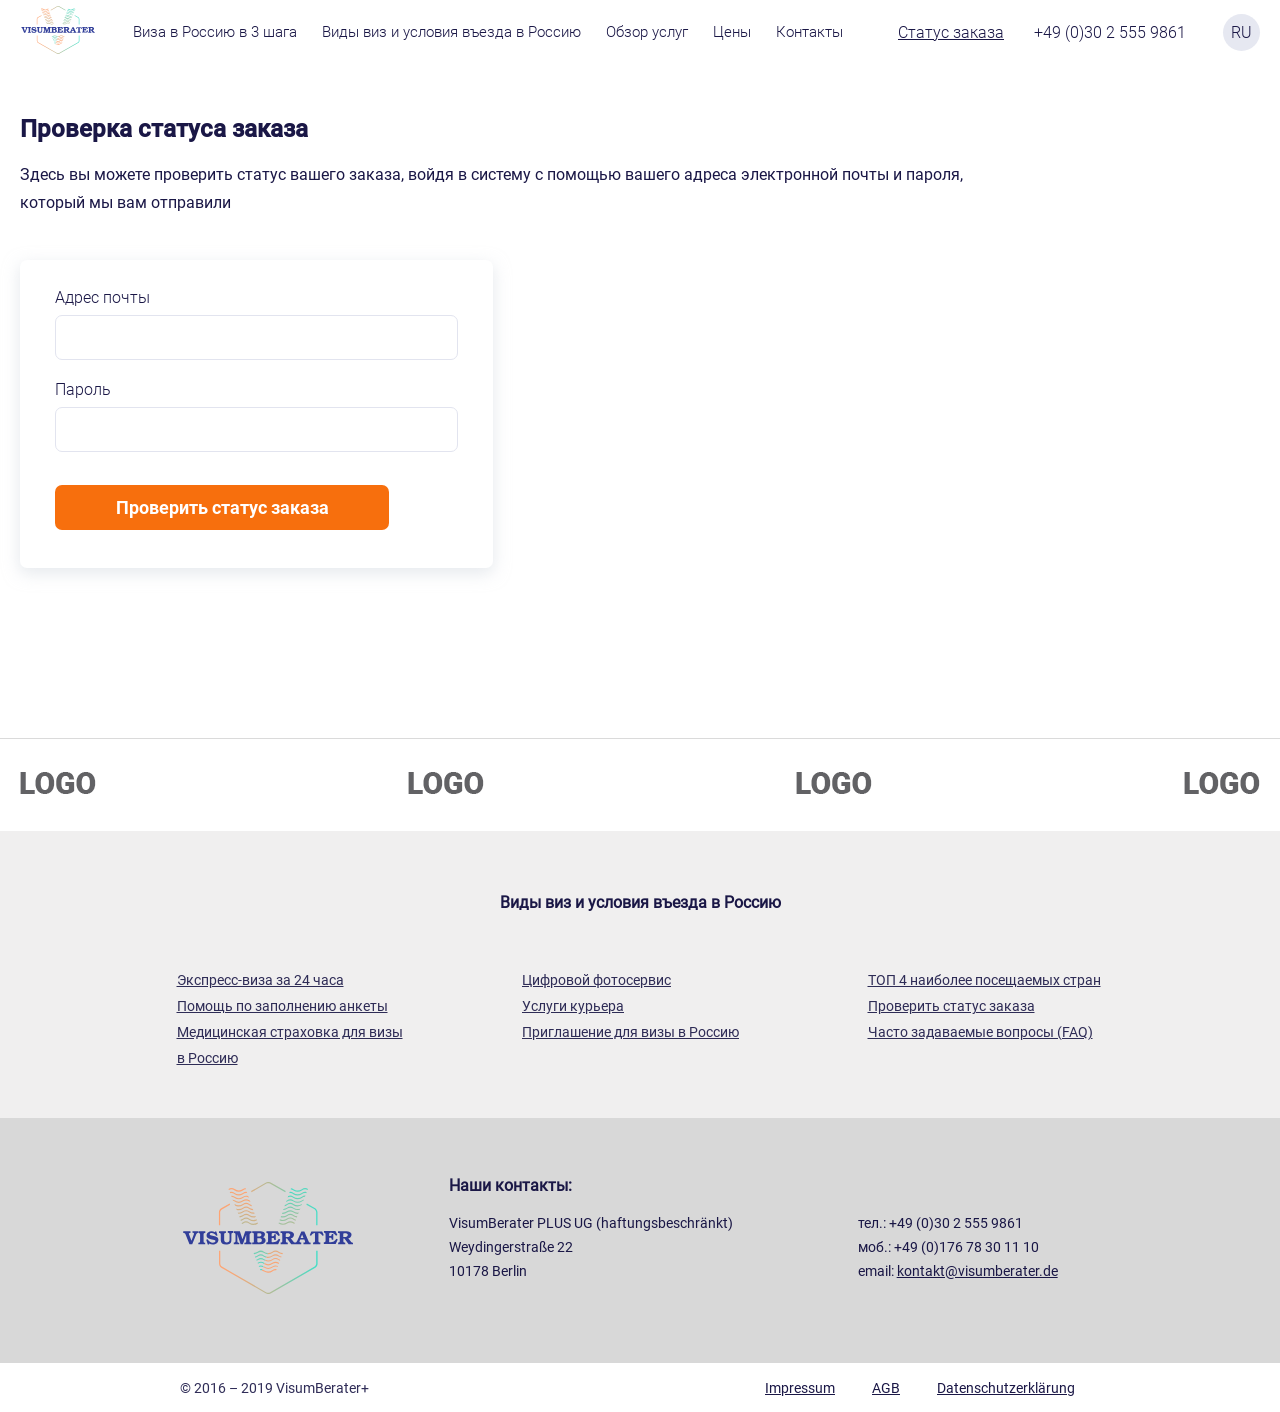
<file: order-status.html>
<!DOCTYPE html>
<html lang="en">

<head>
    <meta charset="UTF-8">
    <title>Статус заказа</title>
    <meta name="viewport" content="width=device-width, initial-scale=1.0, maximum-scale=1.0" />
    <link rel="icon" type="image/png" sizes="16x16" href="../img/logo.png">
    <link rel="stylesheet" href="../css/style.css">
    <link rel="stylesheet" href="../css/order-status.css">
</head>

<body>

    <!-- popups -->
    <!-- .closeBtn - закрывает попап -->
    <!-- .open-* - открывает попап -->

    <div class="overlay-visas_instructions overlayPopup">
        <div class="close"></div>
        <div class="visas_instructions__popup">
            <div class="content">
                <div class="container">
                    <span class="close-popup closeBtn"></span>
                    <h3>Пошаговая инструкция 
                    для получения визы в Россию  
                    •  VisumBerater+</h3>

                    <div class="wrapper">
                        <div class="item">
                            <div class="item-icon">
                                <span class="num">1</span>
                                <i class="icon-1-stage"></i>
                            </div>
                            <h4> На нашем сайте нет никаких 
                            скрытых платежей и сборов!</h4>
                            <ul>
                                <li>
                                    <p>Выберите вид визы</p>
                                </li>
                                <li>
                                    <p>Определите стоимость ее оформления путем выбора необходимых вам услуг и времени обработки
                                    </p>
                                </li>
                                <li>
                                    <p>Вы оплачиваете только те услуги, которые вы выбрали</p>
                                </li>
                            </ul>
                        </div>
                        <div class="item">
                            <div class="item-icon">
                                <span class="num">2</span>
                                <i class="icon-2-stage"></i>
                            </div>
                            <h4>С нами вы можете забыть 
                            про бумажные формы 
                            для заполнения вручную!</h4>
                            <ul>
                                <li>
                                    <p>Заполните визовую анкету</p>
                                </li>
                                <li>
                                    <p>Подготовьте необходимые документы
                                    </p>
                                </li>
                                <li>
                                    <p>Воспользуйтесь нашими услугами по заполнению анкеты: Помощь- Анкета
                                    </p>
                                </li>
                            </ul>
                        </div>
                        <div class="item">
                            <div class="item-icon">
                                <span class="num">3</span>
                                <i class="icon-3-stage"></i>
                            </div>
                            <h4>Моментальная и безопасная 
                            оплата за оформление визы!</h4>
                            <ul>
                                <li>
                                    <p>Оплатите вашу визу</p>
                                </li>
                                <li>
                                    <p>Вышлите ваши документы по почте или Вы можете занести Ваши документы к нам в бюро </p>
                                </li>
                            </ul>
                        </div>
                    </div>
                    <div class="getVisas">
                        <a href="visa-application.html">Подать заявление на визу</a>
                    </div>
                </div>
            </div>
        </div>
    </div>

    <div class="overlay-contacts overlayPopup">
        <div class="close"></div>
        <div class="contacts__popup">
            <div class="content">
                <div class="container">
                    <span class="close-popup closeBtn"></span>
                    <div class="wrapper">
                        <div class="block">
                            <div class="item workTime">
                                <h3>Наши часы работы: </h3>
                                <p>Понедельник - пятница: с 9:00 до 19:00</p>
                                <p>Суббота: с 11:00 до 15:00</p>
                            </div>
                            <div class="item phones">
                                <h3>Телефоны:</h3>
                                <p><a href="tel:+49 (0)30 2 555 9861">+49 (0)30 2 555 9861</a></p>
                                <p><a href="tel:+49 (0)176 78 30 11 10">+49 (0)176 78 30 11 10</a></p>
                            </div>
                            <div class="item wAp">
                                <p><a href="https://wa.me/493025559861">https://wa.me/493025559861</a></p>
                            </div>
                            <div class="item email">
                                <a href="mailto:kontakt@visumberater.d">kontakt@visumberater.d</a>
                            </div>
                        </div>
                        <div class="block">
                            <div class="item map">
                                <h3>Ваши документы высылайте 
                                по следующему адресу:</h3>
                                <p>VisumBerater Plus UG</p>
                                <p>Postfach 2 99 69</p>
                                <p>10132 Berlin</p>
                            </div>
                            <div class="item map">
                                <h3>Ваши документы высылайте 
                                по следующему адресу:</h3>
                                <p>VisumBerater Plus UG</p>
                                <p>Weydingerstraße 22</p>
                                <p>10178 Berlin</p>
                            </div>
                        </div>
                        <div class="block">
                            <h4>У вас есть вопросы? Свяжитесь 
                            с нами и мы охотно вас 
                            проконсультируем.</h4>
                            <p>Оформить туристическую, деловую или частную визу для поездки в Россию совсем не сложно, если вы обратитесь к нам!</p>
                            <a href="visa-application.html" class="getVisas">Заказать визу</a>
                        </div>
                    </div>
                </div>
            </div>
        </div>
    </div>

    <header class="header">
        <div class="container">
            <div class="header__wrap">
                <button class="toggle-menu">
                    <span class="hamburger">
                    <span class="sw-header"></span>
                    <span class="sw-topper"></span>
                    <span class="sw-bottom"></span>
                    <span class="sw-footer"></span>
                    </span>
                </button>
                <a href="index.html" class="header__logo">
                    <img src="../img/logo.svg" alt="logotype">
                </a>
                <div class="header__menu">
                    <div class="closeMenu"></div>
                    <nav>
                        <ul>
                            <li class="open-visas_instructions__popup popupLnk">
                                <a href="visa-instructions.html">Виза в Россию в 3 шага</a>
                            </li>
                            <li>
                                <a href="types-of-visas.html">Виды виз и условия въезда 
                                в Россию</a>
                            </li>
                            <li>
                                <a href="service-overview.html">Обзор услуг </a>
                            </li>
                            <li>
                                <a href="pricing.html">Цены</a>
                            </li>
                            <li class="open-contacts__popup popupLnk">
                                <a href="contacts.html">Контакты</a>
                            </li>
                        </ul>
                    </nav>
                    <a href="order-status.html" class="orderStatus">Статус заказа</a>
                    <a href="tel:+4903025559861" class="header__phone">+49 (0)30 2 555 9861</a>
                </div>
                <div class="header__language">
                    <span class="currentLanguage">RU</span>
                    <div class="header__language_list">
                        <a href="javascript:void(0)">EN</a>
                        <a href="javascript:void(0)">DE</a>
                    </div>
                </div>
            </div>
        </div>
    </header>

    <section class="main">
        <div class="container">
            <h2>Проверка статуса заказа</h2>
            <p>Здесь вы можете проверить статус вашего заказа, войдя в систему с помощью вашего адреса электронной почты и пароля, который мы вам отправили</p>
            <div class="form-order">
                <form>
                    <div class="form-input">
                        <label>Адрес почты</label>
                        <input type="email">
                    </div>
                    <div class="form-input">
                        <label>Пароль</label>
                        <input type="password">
                    </div>
                    <div class="form-button">
                        <button>Проверить статус заказа</button>
                    </div>
                </form>
            </div>
        </div>
    </section>

    <footer class="footer">
        <div class="footer__logos">
            <div class="container">
                <div class="flex-wrap">
                    <a href="javascript:void(0)" class="item">
                        <img src="../img/logoImg.png" alt="">
                    </a>
                    <a href="javascript:void(0)" class="item">
                        <img src="../img/logoImg.png" alt="">
                    </a>
                    <a href="javascript:void(0)" class="item">
                        <img src="../img/logoImg.png" alt="">
                    </a>
                    <a href="javascript:void(0)" class="item">
                        <img src="../img/logoImg.png" alt="">
                    </a>
                </div>
            </div>
        </div>
        <div class="footer__menu">
            <div class="container">
                <h3>Виды виз и условия въезда в Россию</h3>
                <div class="listsWrap">
                    <ul>
                        <li>
                            <a href="javascript:void(0)">Экспресс-виза за 24 часа</a>
                        </li>
                        <li>
                            <a href="javascript:void(0)">Помощь по заполнению анкеты</a>
                        </li>
                        <li>
                            <a href="javascript:void(0)">Медицинская страховка для визы в Россию</a>
                        </li>
                    </ul>
                    <ul>
                        <li>
                            <a href="javascript:void(0)">Цифровой фотосервис</a>
                        </li>
                        <li>
                            <a href="javascript:void(0)">Услуги курьера</a>
                        </li>
                        <li>
                            <a href="javascript:void(0)">Приглашение для визы в Россию</a>
                        </li>
                    </ul>
                    <ul>
                        <li>
                            <a href="javascript:void(0)">ТОП 4 наиболее посещаемых стран</a>
                        </li>
                        <li>
                            <a href="javascript:void(0)">Проверить статус заказа</a>
                        </li>
                        <li>
                            <a href="javascript:void(0)">Часто задаваемые вопросы (FAQ)</a>
                        </li>
                    </ul>
                </div>
            </div>
        </div>
        <div class="footer__contacts">
            <div class="container">
                <div class="wrapper">
                    <a href="index.html" class="footer__logo">
                        <img src="../img/logo.svg" alt="logotype">
                    </a>
                    <div class="block">
                        <h3>Наши контакты:</h3>
                        <div class="flex-wrap">
                            <div class="item">
                                <p>VisumBerater PLUS UG (haftungsbeschränkt)</p>
                                <p>Weydingerstraße 22 </p>
                                <p>10178 Berlin</p>
                            </div>
                            <div class="item">
                                <p>тел.: <a href="tel:+49 (0)30 2 555 9861">+49 (0)30 2 555 9861</a></p>
                                <p>моб.: <a href="tel:+49 (0)176 78 30 11 10">+49 (0)176 78 30 11 10</a></p>
                                <p>email: <a href="mailto:kontakt@visumberater.de" class="footer-email">kontakt@visumberater.de</a></p>
                            </div>
                        </div>
                    </div>
                </div>
                <ul class="subMenu">
                    <li>
                        <a href="javascript:void(0)">Impressum    </a>
                        <li>
                            <a href="javascript:void(0)">AGB    </a>
                            <li>
                                <a href="javascript:void(0)"> Datenschutzerklärung</a>
                </ul>
            </div>
        </div>
        <div class="footer__copyright">
            <div class="container">
                <div class="flex-wrap">
                    <p>© 2016 – 2019 VisumBerater+</p>
                    <ul class="subMenu">
                        <li>
                            <a href="javascript:void(0)">Impressum    </a>
                            <li>
                                <a href="javascript:void(0)">AGB    </a>
                                <li>
                                    <a href="javascript:void(0)"> Datenschutzerklärung</a>
                    </ul>
                </div>
            </div>
        </div>
    </footer>

    <script src="../js/jquery.min.js"></script>
    <script src="../js/script.min.js"></script>


</body>

</html>
</file>
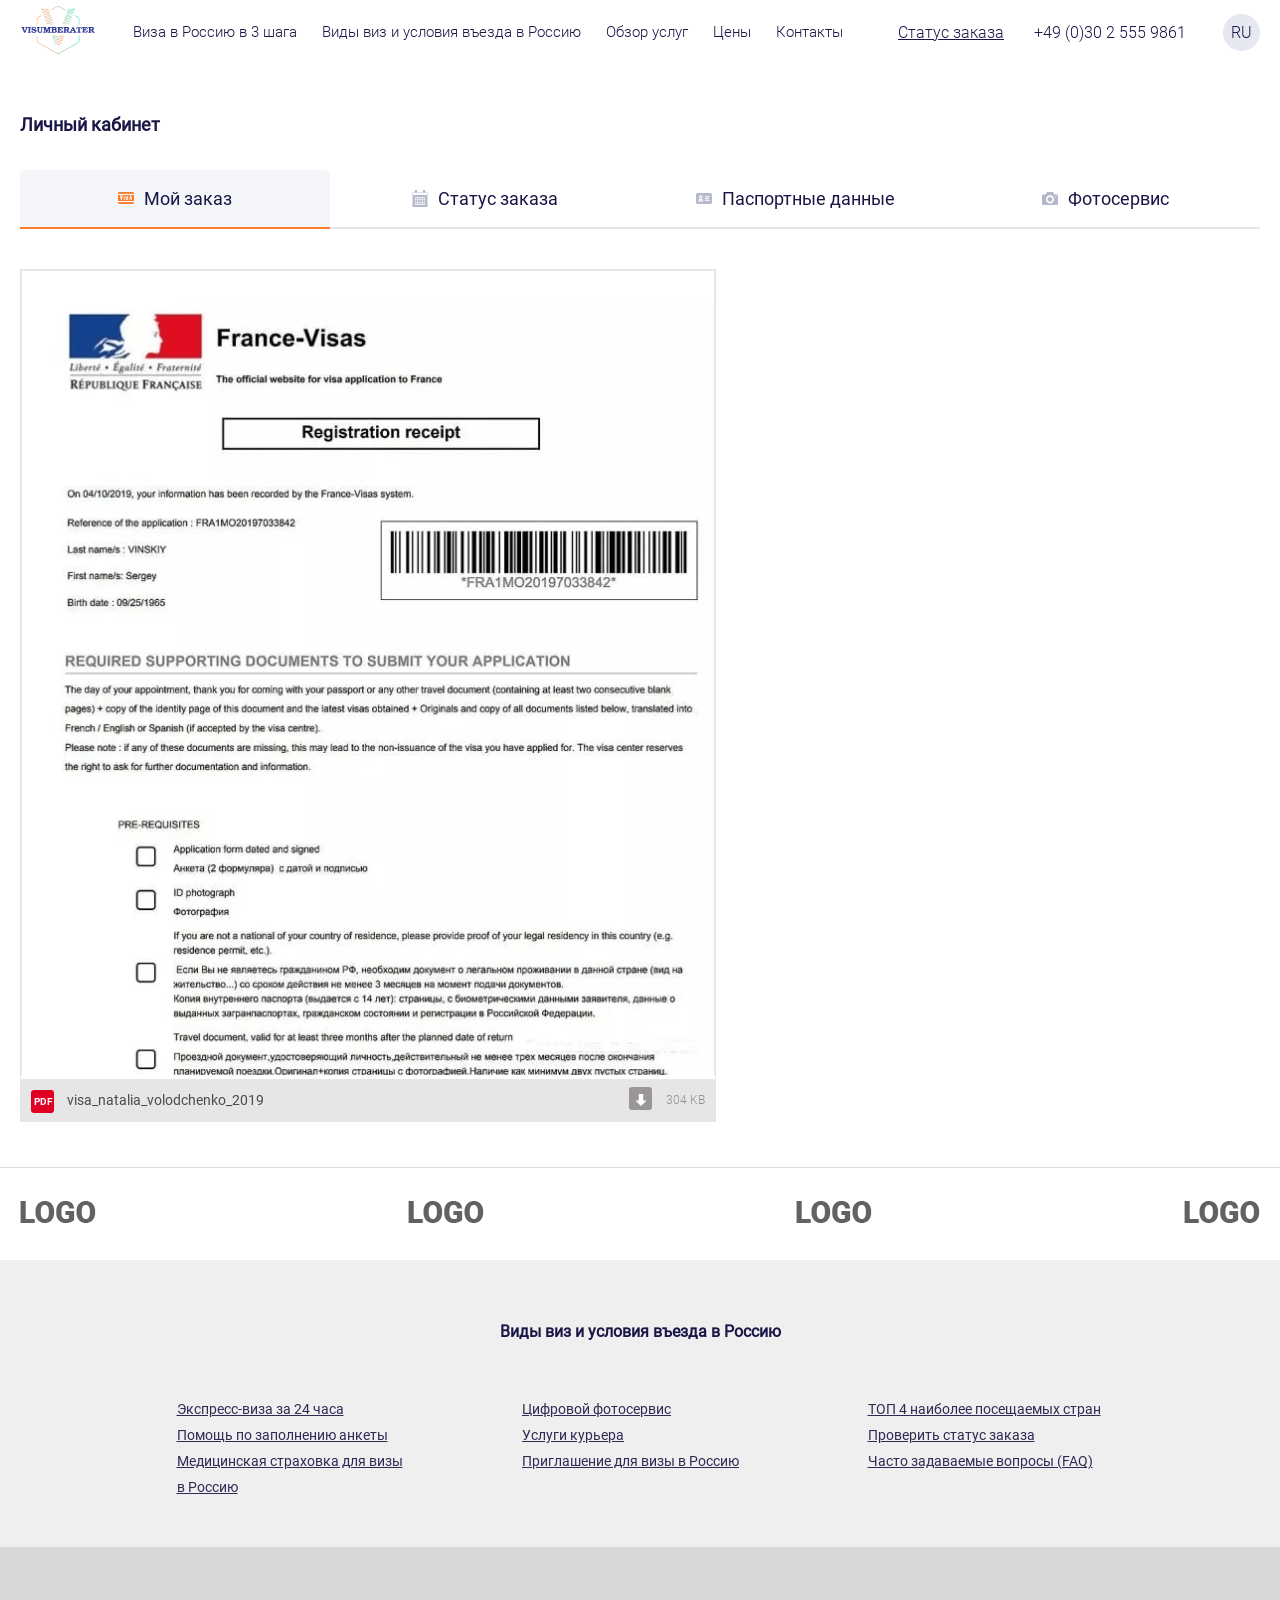
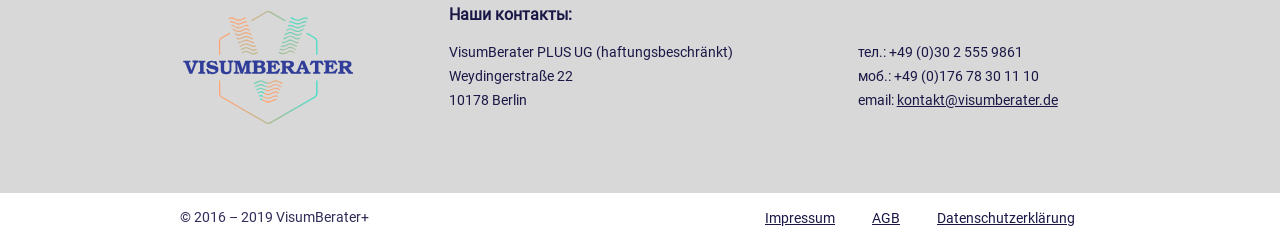
<file: personal-area.html>
<!DOCTYPE html>
<html lang="en">

<head>
    <meta charset="UTF-8">
    <title>Личный кабинет</title>
    <meta name="viewport" content="width=device-width, initial-scale=1.0, maximum-scale=1.0" />
    <link rel="icon" type="image/png" sizes="16x16" href="../img/logo.png">
    <link rel="stylesheet" href="../css/style.css">
    <link rel="stylesheet" href="../css/personal-area.css">
</head>

<body>

    <!-- popups -->
    <!-- .closeBtn - закрывает попап -->
    <!-- .open-* - открывает попап -->

    <div class="overlay-visas_instructions overlayPopup">
        <div class="close"></div>
        <div class="visas_instructions__popup">
            <div class="content">
                <div class="container">
                    <span class="close-popup closeBtn"></span>
                    <h3>Пошаговая инструкция 
                    для получения визы в Россию  
                    •  VisumBerater+</h3>

                    <div class="wrapper">
                        <div class="item">
                            <div class="item-icon">
                                <span class="num">1</span>
                                <i class="icon-1-stage"></i>
                            </div>
                            <h4> На нашем сайте нет никаких 
                            скрытых платежей и сборов!</h4>
                            <ul>
                                <li>
                                    <p>Выберите вид визы</p>
                                </li>
                                <li>
                                    <p>Определите стоимость ее оформления путем выбора необходимых вам услуг и времени обработки
                                    </p>
                                </li>
                                <li>
                                    <p>Вы оплачиваете только те услуги, которые вы выбрали</p>
                                </li>
                            </ul>
                        </div>
                        <div class="item">
                            <div class="item-icon">
                                <span class="num">2</span>
                                <i class="icon-2-stage"></i>
                            </div>
                            <h4>С нами вы можете забыть 
                            про бумажные формы 
                            для заполнения вручную!</h4>
                            <ul>
                                <li>
                                    <p>Заполните визовую анкету</p>
                                </li>
                                <li>
                                    <p>Подготовьте необходимые документы
                                    </p>
                                </li>
                                <li>
                                    <p>Воспользуйтесь нашими услугами по заполнению анкеты: Помощь- Анкета
                                    </p>
                                </li>
                            </ul>
                        </div>
                        <div class="item">
                            <div class="item-icon">
                                <span class="num">3</span>
                                <i class="icon-3-stage"></i>
                            </div>
                            <h4>Моментальная и безопасная 
                            оплата за оформление визы!</h4>
                            <ul>
                                <li>
                                    <p>Оплатите вашу визу</p>
                                </li>
                                <li>
                                    <p>Вышлите ваши документы по почте или Вы можете занести Ваши документы к нам в бюро </p>
                                </li>
                            </ul>
                        </div>
                    </div>
                    <div class="getVisas">
                        <a href="visa-application.html">Подать заявление на визу</a>
                    </div>
                </div>
            </div>
        </div>
    </div>

    <div class="overlay-contacts overlayPopup">
        <div class="close"></div>
        <div class="contacts__popup">
            <div class="content">
                <div class="container">
                    <span class="close-popup closeBtn"></span>
                    <div class="wrapper">
                        <div class="block">
                            <div class="item workTime">
                                <h3>Наши часы работы: </h3>
                                <p>Понедельник - пятница: с 9:00 до 19:00</p>
                                <p>Суббота: с 11:00 до 15:00</p>
                            </div>
                            <div class="item phones">
                                <h3>Телефоны:</h3>
                                <p><a href="tel:+49 (0)30 2 555 9861">+49 (0)30 2 555 9861</a></p>
                                <p><a href="tel:+49 (0)176 78 30 11 10">+49 (0)176 78 30 11 10</a></p>
                            </div>
                            <div class="item wAp">
                                <p><a href="https://wa.me/493025559861">https://wa.me/493025559861</a></p>
                            </div>
                            <div class="item email">
                                <a href="mailto:kontakt@visumberater.d">kontakt@visumberater.d</a>
                            </div>
                        </div>
                        <div class="block">
                            <div class="item map">
                                <h3>Ваши документы высылайте 
                                по следующему адресу:</h3>
                                <p>VisumBerater Plus UG</p>
                                <p>Postfach 2 99 69</p>
                                <p>10132 Berlin</p>
                            </div>
                            <div class="item map">
                                <h3>Ваши документы высылайте 
                                по следующему адресу:</h3>
                                <p>VisumBerater Plus UG</p>
                                <p>Weydingerstraße 22</p>
                                <p>10178 Berlin</p>
                            </div>
                        </div>
                        <div class="block">
                            <h4>У вас есть вопросы? Свяжитесь 
                            с нами и мы охотно вас 
                            проконсультируем.</h4>
                            <p>Оформить туристическую, деловую или частную визу для поездки в Россию совсем не сложно, если вы обратитесь к нам!</p>
                            <a href="visa-application.html" class="getVisas">Заказать визу</a>
                        </div>
                    </div>
                </div>
            </div>
        </div>
    </div>

    <header class="header">
        <div class="container">
            <div class="header__wrap">
                <button class="toggle-menu">
                    <span class="hamburger">
                    <span class="sw-header"></span>
                    <span class="sw-topper"></span>
                    <span class="sw-bottom"></span>
                    <span class="sw-footer"></span>
                    </span>
                </button>
                <a href="index.html" class="header__logo">
                    <img src="../img/logo.svg" alt="logotype">
                </a>
                <div class="header__menu">
                    <div class="closeMenu"></div>
                    <nav>
                        <ul>
                            <li class="open-visas_instructions__popup popupLnk">
                                <a href="visa-instructions.html">Виза в Россию в 3 шага</a>
                            </li>
                            <li>
                                <a href="types-of-visas.html">Виды виз и условия въезда 
                                в Россию</a>
                            </li>
                            <li>
                                <a href="service-overview.html">Обзор услуг </a>
                            </li>
                            <li>
                                <a href="pricing.html">Цены</a>
                            </li>
                            <li class="open-contacts__popup popupLnk">
                                <a href="contacts.html">Контакты</a>
                            </li>
                        </ul>
                    </nav>
                    <a href="order-status.html" class="orderStatus">Статус заказа</a>
                    <a href="tel:+4903025559861" class="header__phone">+49 (0)30 2 555 9861</a>
                </div>
                <div class="header__language">
                    <span class="currentLanguage">RU</span>
                    <div class="header__language_list">
                        <a href="javascript:void(0)">EN</a>
                        <a href="javascript:void(0)">DE</a>
                    </div>
                </div>
            </div>
        </div>
    </header>

    <section class="main">
        <div class="container">
            <h2>Личный кабинет</h2>
            <div class="topTabs">
                <div id="current_value" class="current_value"><i class="icon-credit-card"></i>
                    <p>Мой заказ</p>
                </div>
                <div id="current_menu" class="current_menu">
                    <ul class="tabsList">
                        <li data-tab="tab1" class="active">
                            <i class="icon-credit-card"></i>
                            <p>Мой заказ</p>
                        </li>
                        <li data-tab="tab2">
                            <i class="icon-calendar-2"></i>
                            <p>Статус заказа</p>
                        </li>
                        <li data-tab="tab3">
                            <i class="icon-business-cards"></i>
                            <p>Паспортные данные</p>
                        </li>
                        <li data-tab="tab4">
                            <i class="icon-camera"></i>
                            <p>Фотосервис</p>
                        </li>
                    </ul>
                </div>
            </div>
            <div class="tab-content tab1 active">
                <div class="download-blk">
                    <div class="top">
                        <img src="../img/order-doc.png" alt="">
                    </div>
                    <div class="bottom">
                        <p>
                            <span class="label">PDF</span> visa_natalia_volodchenko_2019
                        </p>
                        <div class="download-btn">
                            <a href="../img/test.pdf" download><i class="icon-download-arrow"></i></a>
                            <span>304 KB</span>
                        </div>
                    </div>
                </div>
            </div>
            <div class="tab-content tab2">
                <!-- .done - пройденный этап
                 .active - текущее состояние -->
                <div class="status-line">
                    <div class="received done"><span>Получен</span></div>
                    <div class="paid done"><span>Оплачен</span></div>
                    <div class="inprocessing active"><span>В обработке</span></div>
                    <div class="provider"><span>У провайдера</span></div>
                    <div class="completed"><span>Получен</span></div>

                    <!-- скрыть .time-label, когда все этапы done -->
                    <div class="time-label"><span>расчетное время:</span> <span>2 дек. - 6 дек.</span> </div>
                </div>
            </div>
            <div class="tab-content tab3">
                <h4>Ваши персональные данные</h4>
                <p>Пожалуйста, отнеситесь с пониманием: по новому закону мы обязаны запросить эти данные у анонимного пользователя. </p>
                <p>К счастью, только один раз. Заполните все поля - тогда вы сможете подтвердить свой платеж.</p>
                <form>
                    <div class="form-wrap">
                        <div class="form-input">
                            <label>Имя</label>
                            <input type="text">
                        </div>
                        <div class="form-input">
                            <label>Фамилия</label>
                            <input type="text">
                        </div>
                        <div class="form-input">
                            <label>Отчество</label>
                            <input type="text">
                        </div>
                    </div>
                    <div class="form-wrap">
                        <div class="form-input">
                            <label>Серия и номер паспорта</label>
                            <input type="text">
                            <span>10 цифр, без пробелов</span>
                        </div>
                        <div class="form-selects">
                            <label>Дата выдачи</label>
                            <div class="wrap">
                                <div class="form-select">
                                    <select data-jcf='{"wrapNative": false, "wrapNativeOnMobile": false, "fakeDropInBody": false, "useCustomScroll": true}' name="day" id="day"></select>
                                </div>
                                <div class="form-select">
                                    <select data-jcf='{"wrapNative": false, "wrapNativeOnMobile": false, "fakeDropInBody": false, "useCustomScroll": true}' name="month" id="month"></select>
                                </div>
                                <div class="form-select">
                                    <select data-jcf='{"wrapNative": false, "wrapNativeOnMobile": false, "fakeDropInBody": false, "useCustomScroll": true}' name="year" id="year"></select>
                                </div>
                            </div>
                        </div>
                    </div>
                    <div class="form-button">
                        <button>Сохранить данные</button>
                    </div>
                </form>
            </div>
            <div class="tab-content tab4">
                <div class="form__file">
                    <input type="file" name="file" id="file" class="inputfile" accept="image/x-png,image/gif,image/jpeg" required>
                    <label for="file">
                        <span class="preview"></span>
                        <span class="uploadTitle">Загрузить фото</span>
                    </label>
                </div>
            </div>
        </div>
    </section>


    <footer class="footer">
        <div class="footer__logos">
            <div class="container">
                <div class="flex-wrap">
                    <a href="javascript:void(0)" class="item">
                        <img src="../img/logoImg.png" alt="">
                    </a>
                    <a href="javascript:void(0)" class="item">
                        <img src="../img/logoImg.png" alt="">
                    </a>
                    <a href="javascript:void(0)" class="item">
                        <img src="../img/logoImg.png" alt="">
                    </a>
                    <a href="javascript:void(0)" class="item">
                        <img src="../img/logoImg.png" alt="">
                    </a>
                </div>
            </div>
        </div>
        <div class="footer__menu">
            <div class="container">
                <h3>Виды виз и условия въезда в Россию</h3>
                <div class="listsWrap">
                    <ul>
                        <li>
                            <a href="javascript:void(0)">Экспресс-виза за 24 часа</a>
                        </li>
                        <li>
                            <a href="javascript:void(0)">Помощь по заполнению анкеты</a>
                        </li>
                        <li>
                            <a href="javascript:void(0)">Медицинская страховка для визы в Россию</a>
                        </li>
                    </ul>
                    <ul>
                        <li>
                            <a href="javascript:void(0)">Цифровой фотосервис</a>
                        </li>
                        <li>
                            <a href="javascript:void(0)">Услуги курьера</a>
                        </li>
                        <li>
                            <a href="javascript:void(0)">Приглашение для визы в Россию</a>
                        </li>
                    </ul>
                    <ul>
                        <li>
                            <a href="javascript:void(0)">ТОП 4 наиболее посещаемых стран</a>
                        </li>
                        <li>
                            <a href="javascript:void(0)">Проверить статус заказа</a>
                        </li>
                        <li>
                            <a href="javascript:void(0)">Часто задаваемые вопросы (FAQ)</a>
                        </li>
                    </ul>
                </div>
            </div>
        </div>
        <div class="footer__contacts">
            <div class="container">
                <div class="wrapper">
                    <a href="index.html" class="footer__logo">
                        <img src="../img/logo.svg" alt="logotype">
                    </a>
                    <div class="block">
                        <h3>Наши контакты:</h3>
                        <div class="flex-wrap">
                            <div class="item">
                                <p>VisumBerater PLUS UG (haftungsbeschränkt)</p>
                                <p>Weydingerstraße 22 </p>
                                <p>10178 Berlin</p>
                            </div>
                            <div class="item">
                                <p>тел.: <a href="tel:+49 (0)30 2 555 9861">+49 (0)30 2 555 9861</a></p>
                                <p>моб.: <a href="tel:+49 (0)176 78 30 11 10">+49 (0)176 78 30 11 10</a></p>
                                <p>email: <a href="mailto:kontakt@visumberater.de" class="footer-email">kontakt@visumberater.de</a></p>
                            </div>
                        </div>
                    </div>
                </div>
                <ul class="subMenu">
                    <li>
                        <a href="javascript:void(0)">Impressum    </a>
                        <li>
                            <a href="javascript:void(0)">AGB    </a>
                            <li>
                                <a href="javascript:void(0)"> Datenschutzerklärung</a>
                </ul>
            </div>
        </div>
        <div class="footer__copyright">
            <div class="container">
                <div class="flex-wrap">
                    <p>© 2016 – 2019 VisumBerater+</p>
                    <ul class="subMenu">
                        <li>
                            <a href="javascript:void(0)">Impressum    </a>
                            <li>
                                <a href="javascript:void(0)">AGB    </a>
                                <li>
                                    <a href="javascript:void(0)"> Datenschutzerklärung</a>
                    </ul>
                </div>
            </div>
        </div>
    </footer>

    <script src="../js/jquery.min.js"></script>
    <script src="../js/jcf.min.js"></script>
    <script src="../js/jcf.select.min.js"></script>
    <script src="../js/script.min.js"></script>
    <script src="../js/personal-area.min.js"></script>


</body>

</html>
</file>
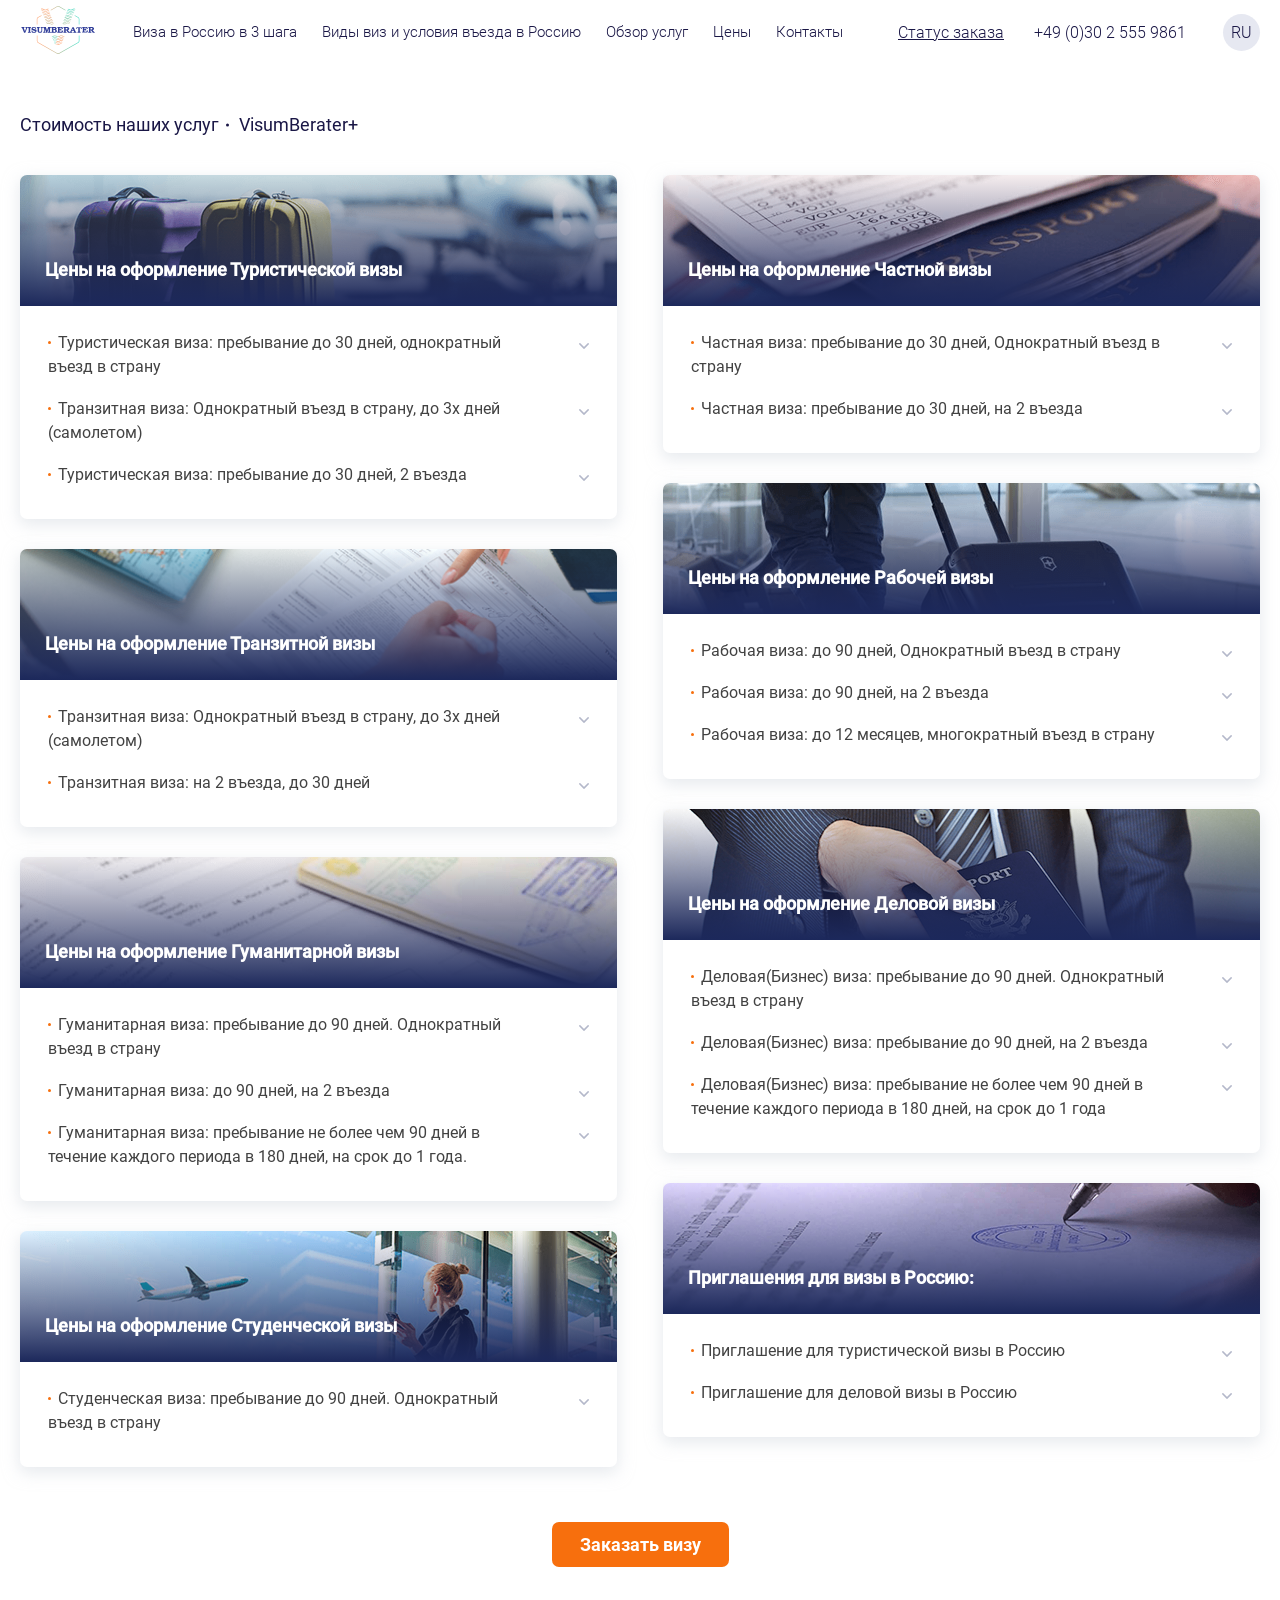
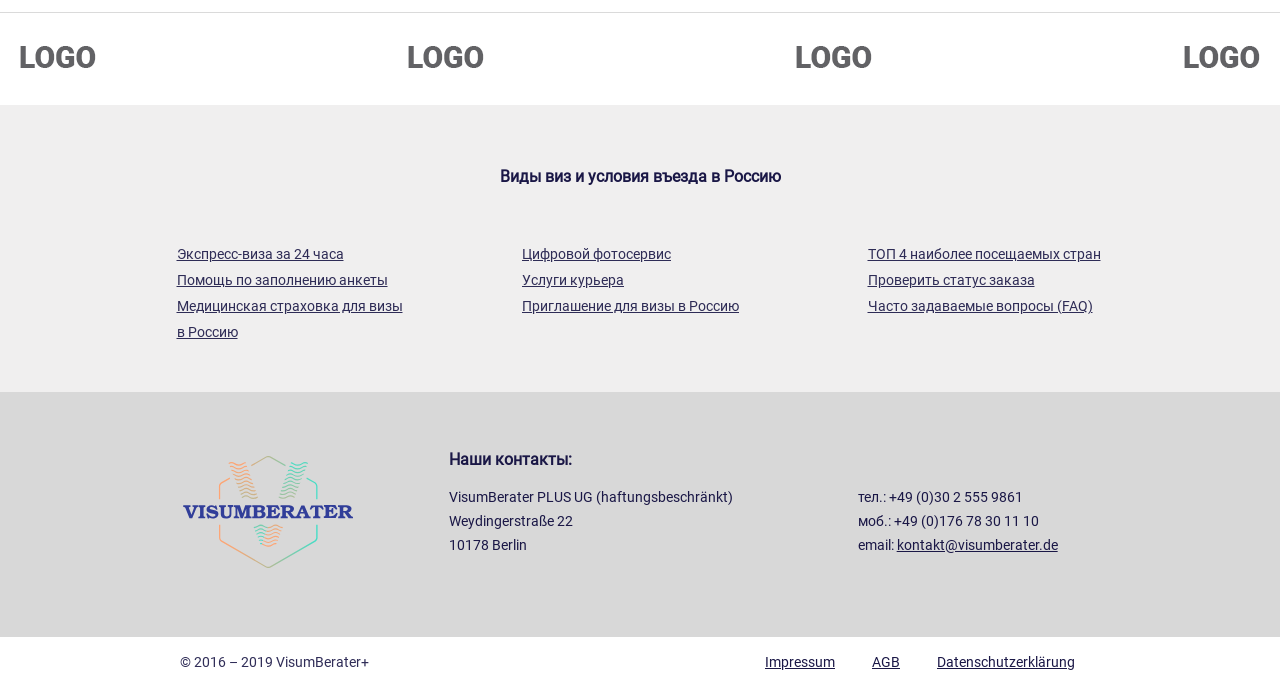
<file: pricing.html>
<!DOCTYPE html>
<html lang="en">

<head>
    <meta charset="UTF-8">
    <title>Pricing</title>
    <meta name="viewport" content="width=device-width, initial-scale=1.0, maximum-scale=1.0" />
    <link rel="icon" type="image/png" sizes="16x16" href="../img/logo.png">
    <link rel="stylesheet" href="../css/style.css">
    <link rel="stylesheet" href="../css/pricing.css">
</head>

<body>

    <!-- popups -->
    <!-- .closeBtn - закрывает попап -->
    <!-- .open-* - открывает попап -->

    <div class="overlay-visas_instructions overlayPopup">
        <div class="close"></div>
        <div class="visas_instructions__popup">
            <div class="content">
                <div class="container">
                    <span class="close-popup closeBtn"></span>
                    <h3>Пошаговая инструкция 
                    для получения визы в Россию  
                    •  VisumBerater+</h3>

                    <div class="wrapper">
                        <div class="item">
                            <div class="item-icon">
                                <span class="num">1</span>
                                <i class="icon-1-stage"></i>
                            </div>
                            <h4> На нашем сайте нет никаких 
                            скрытых платежей и сборов!</h4>
                            <ul>
                                <li>
                                    <p>Выберите вид визы</p>
                                </li>
                                <li>
                                    <p>Определите стоимость ее оформления путем выбора необходимых вам услуг и времени обработки
                                    </p>
                                </li>
                                <li>
                                    <p>Вы оплачиваете только те услуги, которые вы выбрали</p>
                                </li>
                            </ul>
                        </div>
                        <div class="item">
                            <div class="item-icon">
                                <span class="num">2</span>
                                <i class="icon-2-stage"></i>
                            </div>
                            <h4>С нами вы можете забыть 
                            про бумажные формы 
                            для заполнения вручную!</h4>
                            <ul>
                                <li>
                                    <p>Заполните визовую анкету</p>
                                </li>
                                <li>
                                    <p>Подготовьте необходимые документы
                                    </p>
                                </li>
                                <li>
                                    <p>Воспользуйтесь нашими услугами по заполнению анкеты: Помощь- Анкета
                                    </p>
                                </li>
                            </ul>
                        </div>
                        <div class="item">
                            <div class="item-icon">
                                <span class="num">3</span>
                                <i class="icon-3-stage"></i>
                            </div>
                            <h4>Моментальная и безопасная 
                            оплата за оформление визы!</h4>
                            <ul>
                                <li>
                                    <p>Оплатите вашу визу</p>
                                </li>
                                <li>
                                    <p>Вышлите ваши документы по почте или Вы можете занести Ваши документы к нам в бюро </p>
                                </li>
                            </ul>
                        </div>
                    </div>
                    <div class="getVisas">
                        <a href="visa-application.html">Подать заявление на визу</a>
                    </div>
                </div>
            </div>
        </div>
    </div>

    <div class="overlay-contacts overlayPopup">
        <div class="close"></div>
        <div class="contacts__popup">
            <div class="content">
                <div class="container">
                    <span class="close-popup closeBtn"></span>
                    <div class="wrapper">
                        <div class="block">
                            <div class="item workTime">
                                <h3>Наши часы работы: </h3>
                                <p>Понедельник - пятница: с 9:00 до 19:00</p>
                                <p>Суббота: с 11:00 до 15:00</p>
                            </div>
                            <div class="item phones">
                                <h3>Телефоны:</h3>
                                <p><a href="tel:+49 (0)30 2 555 9861">+49 (0)30 2 555 9861</a></p>
                                <p><a href="tel:+49 (0)176 78 30 11 10">+49 (0)176 78 30 11 10</a></p>
                            </div>
                            <div class="item wAp">
                                <p><a href="https://wa.me/493025559861">https://wa.me/493025559861</a></p>
                            </div>
                            <div class="item email">
                                <a href="mailto:kontakt@visumberater.d">kontakt@visumberater.d</a>
                            </div>
                        </div>
                        <div class="block">
                            <div class="item map">
                                <h3>Ваши документы высылайте 
                                по следующему адресу:</h3>
                                <p>VisumBerater Plus UG</p>
                                <p>Postfach 2 99 69</p>
                                <p>10132 Berlin</p>
                            </div>
                            <div class="item map">
                                <h3>Ваши документы высылайте 
                                по следующему адресу:</h3>
                                <p>VisumBerater Plus UG</p>
                                <p>Weydingerstraße 22</p>
                                <p>10178 Berlin</p>
                            </div>
                        </div>
                        <div class="block">
                            <h4>У вас есть вопросы? Свяжитесь 
                            с нами и мы охотно вас 
                            проконсультируем.</h4>
                            <p>Оформить туристическую, деловую или частную визу для поездки в Россию совсем не сложно, если вы обратитесь к нам!</p>
                            <a href="visa-application.html" class="getVisas">Заказать визу</a>
                        </div>
                    </div>
                </div>
            </div>
        </div>
    </div>

    <header class="header">
        <div class="container">
            <div class="header__wrap">
                <button class="toggle-menu">
                    <span class="hamburger">
                    <span class="sw-header"></span>
                    <span class="sw-topper"></span>
                    <span class="sw-bottom"></span>
                    <span class="sw-footer"></span>
                    </span>
                </button>
                <a href="index.html" class="header__logo">
                    <img src="../img/logo.svg" alt="logotype">
                </a>
                <div class="header__menu">
                    <div class="closeMenu"></div>
                    <nav>
                        <ul>
                            <li class="open-visas_instructions__popup popupLnk">
                                <a href="visa-instructions.html">Виза в Россию в 3 шага</a>
                            </li>
                            <li>
                                <a href="types-of-visas.html">Виды виз и условия въезда 
                                в Россию</a>
                            </li>
                            <li>
                                <a href="service-overview.html">Обзор услуг </a>
                            </li>
                            <li>
                                <a href="pricing.html">Цены</a>
                            </li>
                            <li class="open-contacts__popup popupLnk">
                                <a href="contacts.html">Контакты</a>
                            </li>
                        </ul>
                    </nav>
                    <a href="order-status.html" class="orderStatus">Статус заказа</a>
                    <a href="tel:+4903025559861" class="header__phone">+49 (0)30 2 555 9861</a>
                </div>
                <div class="header__language">
                    <span class="currentLanguage">RU</span>
                    <div class="header__language_list">
                        <a href="javascript:void(0)">EN</a>
                        <a href="javascript:void(0)">DE</a>
                    </div>
                </div>
            </div>
        </div>
    </header>

    <div class="bread-crumbs">
        <div class="container">
            <ul>
                <li><a href="javascript:void(0)">Стоимость наших услуг</a></li>
                <li><span>VisumBerater+</span></li>
            </ul>
        </div>
    </div>

    <section class="pricing">
        <div class="container">
            <div class="wrapper">
                <div class="block">
                    <div class="item">
                        <div class="item__img" style="background-image: url('../img/pricing-img1.png');">
                            <h3>Цены на оформление Туристической визы</h3>
                        </div>
                        <div class="item__content">
                            <div class="accordion-item">
                                <div class="top">
                                    <p>Туристическая виза: пребывание до 30 дней, однократный въезд в страну </p>
                                </div>
                                <div class="hidden_blk">
                                    <div class="table">
                                        <div class="row head">
                                            <div class="cell">
                                                <p>Время обработки </p>
                                            </div>
                                            <div class="cell">
                                                <p>Консульский сбор, € </p>
                                            </div>
                                            <div class="cell">
                                                <p>Сборы провайдера, € </p>
                                            </div>
                                            <div class="cell">
                                                <p>Общая стоимость, €</p>
                                            </div>
                                        </div>
                                        <div class="row">
                                            <div class="row_blk">
                                                <div class="cell title">
                                                    <p>Время обработки </p>
                                                </div>
                                                <div class="cell title">
                                                    <p>Консульский сбор, € </p>
                                                </div>
                                                <div class="cell">
                                                    <p>15-30 дней</p>
                                                </div>
                                                <div class="cell">
                                                    <p>35</p>
                                                </div>
                                            </div>
                                            <div class="row_blk">
                                                <div class="cell title">
                                                    <p>Сборы провайдера, € </p>
                                                </div>
                                                <div class="cell title">
                                                    <p>Общая стоимость, €</p>
                                                </div>
                                                <div class="cell">
                                                    <p>30</p>
                                                </div>
                                                <div class="cell">
                                                    <p>79</p>
                                                </div>
                                            </div>
                                        </div>
                                        <div class="row">
                                            <div class="row_blk">
                                                <div class="cell title">
                                                    <p>Время обработки </p>
                                                </div>
                                                <div class="cell title">
                                                    <p>Консульский сбор, € </p>
                                                </div>
                                                <div class="cell">
                                                    <p>8-14 дней</p>
                                                </div>
                                                <div class="cell">
                                                    <p>35</p>
                                                </div>
                                            </div>
                                            <div class="row_blk">
                                                <div class="cell title">
                                                    <p>Сборы провайдера, € </p>
                                                </div>
                                                <div class="cell title">
                                                    <p>Общая стоимость, €</p>
                                                </div>
                                                <div class="cell">
                                                    <p>30</p>
                                                </div>
                                                <div class="cell">
                                                    <p>84</p>
                                                </div>
                                            </div>
                                        </div>
                                        <div class="row">
                                            <div class="row_blk">
                                                <div class="cell title">
                                                    <p>Время обработки </p>
                                                </div>
                                                <div class="cell title">
                                                    <p>Консульский сбор, € </p>
                                                </div>
                                                <div class="cell">
                                                    <p>4-7 дней</p>
                                                </div>
                                                <div class="cell">
                                                    <p>35</p>
                                                </div>
                                            </div>
                                            <div class="row_blk">
                                                <div class="cell title">
                                                    <p>Сборы провайдера, € </p>
                                                </div>
                                                <div class="cell title">
                                                    <p>Общая стоимость, €</p>
                                                </div>
                                                <div class="cell">
                                                    <p>30</p>
                                                </div>
                                                <div class="cell">
                                                    <p>89</p>
                                                </div>
                                            </div>
                                        </div>
                                        <div class="row">
                                            <div class="row_blk">
                                                <div class="cell title">
                                                    <p>Время обработки </p>
                                                </div>
                                                <div class="cell title">
                                                    <p>Консульский сбор, € </p>
                                                </div>
                                                <div class="cell">
                                                    <p>3 дня</p>
                                                </div>
                                                <div class="cell">
                                                    <p>70</p>
                                                </div>
                                            </div>
                                            <div class="row_blk">
                                                <div class="cell title">
                                                    <p>Сборы провайдера, € </p>
                                                </div>
                                                <div class="cell title">
                                                    <p>Общая стоимость, €</p>
                                                </div>
                                                <div class="cell">
                                                    <p>60</p>
                                                </div>
                                                <div class="cell">
                                                    <p>188</p>
                                                </div>
                                            </div>
                                        </div>
                                        <div class="row">
                                            <div class="row_blk">
                                                <div class="cell title">
                                                    <p>Время обработки </p>
                                                </div>
                                                <div class="cell title">
                                                    <p>Консульский сбор, € </p>
                                                </div>
                                                <div class="cell">
                                                    <p>1 день</p>
                                                </div>
                                                <div class="cell">
                                                    <p>70</p>
                                                </div>
                                            </div>
                                            <div class="row_blk">
                                                <div class="cell title">
                                                    <p>Сборы провайдера, € </p>
                                                </div>
                                                <div class="cell title">
                                                    <p>Общая стоимость, €</p>
                                                </div>
                                                <div class="cell">
                                                    <p>60</p>
                                                </div>
                                                <div class="cell">
                                                    <p>198</p>
                                                </div>
                                            </div>
                                        </div>
                                    </div>
                                </div>
                            </div>
                            <div class="accordion-item">
                                <div class="top">
                                    <p>Транзитная виза: Однократный въезд в страну, до 3х дней (самолетом)</p>
                                </div>
                                <div class="hidden_blk">
                                    <div class="table">
                                        <div class="row head">
                                            <div class="cell">
                                                <p>Время обработки </p>
                                            </div>
                                            <div class="cell">
                                                <p>Консульский сбор, € </p>
                                            </div>
                                            <div class="cell">
                                                <p>Сборы провайдера, € </p>
                                            </div>
                                            <div class="cell">
                                                <p>Общая стоимость, €</p>
                                            </div>
                                        </div>
                                        <div class="row">
                                            <div class="row_blk">
                                                <div class="cell title">
                                                    <p>Время обработки </p>
                                                </div>
                                                <div class="cell title">
                                                    <p>Консульский сбор, € </p>
                                                </div>
                                                <div class="cell">
                                                    <p>15-30 дней</p>
                                                </div>
                                                <div class="cell">
                                                    <p>35</p>
                                                </div>
                                            </div>
                                            <div class="row_blk">
                                                <div class="cell title">
                                                    <p>Сборы провайдера, € </p>
                                                </div>
                                                <div class="cell title">
                                                    <p>Общая стоимость, €</p>
                                                </div>
                                                <div class="cell">
                                                    <p>30</p>
                                                </div>
                                                <div class="cell">
                                                    <p>79</p>
                                                </div>
                                            </div>
                                        </div>
                                        <div class="row">
                                            <div class="row_blk">
                                                <div class="cell title">
                                                    <p>Время обработки </p>
                                                </div>
                                                <div class="cell title">
                                                    <p>Консульский сбор, € </p>
                                                </div>
                                                <div class="cell">
                                                    <p>8-14 дней</p>
                                                </div>
                                                <div class="cell">
                                                    <p>35</p>
                                                </div>
                                            </div>
                                            <div class="row_blk">
                                                <div class="cell title">
                                                    <p>Сборы провайдера, € </p>
                                                </div>
                                                <div class="cell title">
                                                    <p>Общая стоимость, €</p>
                                                </div>
                                                <div class="cell">
                                                    <p>30</p>
                                                </div>
                                                <div class="cell">
                                                    <p>84</p>
                                                </div>
                                            </div>
                                        </div>
                                        <div class="row">
                                            <div class="row_blk">
                                                <div class="cell title">
                                                    <p>Время обработки </p>
                                                </div>
                                                <div class="cell title">
                                                    <p>Консульский сбор, € </p>
                                                </div>
                                                <div class="cell">
                                                    <p>4-7 дней</p>
                                                </div>
                                                <div class="cell">
                                                    <p>35</p>
                                                </div>
                                            </div>
                                            <div class="row_blk">
                                                <div class="cell title">
                                                    <p>Сборы провайдера, € </p>
                                                </div>
                                                <div class="cell title">
                                                    <p>Общая стоимость, €</p>
                                                </div>
                                                <div class="cell">
                                                    <p>30</p>
                                                </div>
                                                <div class="cell">
                                                    <p>89</p>
                                                </div>
                                            </div>
                                        </div>
                                        <div class="row">
                                            <div class="row_blk">
                                                <div class="cell title">
                                                    <p>Время обработки </p>
                                                </div>
                                                <div class="cell title">
                                                    <p>Консульский сбор, € </p>
                                                </div>
                                                <div class="cell">
                                                    <p>3 дня</p>
                                                </div>
                                                <div class="cell">
                                                    <p>70</p>
                                                </div>
                                            </div>
                                            <div class="row_blk">
                                                <div class="cell title">
                                                    <p>Сборы провайдера, € </p>
                                                </div>
                                                <div class="cell title">
                                                    <p>Общая стоимость, €</p>
                                                </div>
                                                <div class="cell">
                                                    <p>60</p>
                                                </div>
                                                <div class="cell">
                                                    <p>188</p>
                                                </div>
                                            </div>
                                        </div>
                                        <div class="row">
                                            <div class="row_blk">
                                                <div class="cell title">
                                                    <p>Время обработки </p>
                                                </div>
                                                <div class="cell title">
                                                    <p>Консульский сбор, € </p>
                                                </div>
                                                <div class="cell">
                                                    <p>1 день</p>
                                                </div>
                                                <div class="cell">
                                                    <p>70</p>
                                                </div>
                                            </div>
                                            <div class="row_blk">
                                                <div class="cell title">
                                                    <p>Сборы провайдера, € </p>
                                                </div>
                                                <div class="cell title">
                                                    <p>Общая стоимость, €</p>
                                                </div>
                                                <div class="cell">
                                                    <p>60</p>
                                                </div>
                                                <div class="cell">
                                                    <p>198</p>
                                                </div>
                                            </div>
                                        </div>
                                    </div>
                                </div>
                            </div>
                            <div class="accordion-item">
                                <div class="top">
                                    <p>Туристическая виза: пребывание до 30 дней, 2 въезда </p>
                                </div>
                                <div class="hidden_blk">
                                    <div class="table">
                                        <div class="row head">
                                            <div class="cell">
                                                <p>Время обработки </p>
                                            </div>
                                            <div class="cell">
                                                <p>Консульский сбор, € </p>
                                            </div>
                                            <div class="cell">
                                                <p>Сборы провайдера, € </p>
                                            </div>
                                            <div class="cell">
                                                <p>Общая стоимость, €</p>
                                            </div>
                                        </div>
                                        <div class="row">
                                            <div class="row_blk">
                                                <div class="cell title">
                                                    <p>Время обработки </p>
                                                </div>
                                                <div class="cell title">
                                                    <p>Консульский сбор, € </p>
                                                </div>
                                                <div class="cell">
                                                    <p>15-30 дней</p>
                                                </div>
                                                <div class="cell">
                                                    <p>35</p>
                                                </div>
                                            </div>
                                            <div class="row_blk">
                                                <div class="cell title">
                                                    <p>Сборы провайдера, € </p>
                                                </div>
                                                <div class="cell title">
                                                    <p>Общая стоимость, €</p>
                                                </div>
                                                <div class="cell">
                                                    <p>30</p>
                                                </div>
                                                <div class="cell">
                                                    <p>79</p>
                                                </div>
                                            </div>
                                        </div>
                                        <div class="row">
                                            <div class="row_blk">
                                                <div class="cell title">
                                                    <p>Время обработки </p>
                                                </div>
                                                <div class="cell title">
                                                    <p>Консульский сбор, € </p>
                                                </div>
                                                <div class="cell">
                                                    <p>8-14 дней</p>
                                                </div>
                                                <div class="cell">
                                                    <p>35</p>
                                                </div>
                                            </div>
                                            <div class="row_blk">
                                                <div class="cell title">
                                                    <p>Сборы провайдера, € </p>
                                                </div>
                                                <div class="cell title">
                                                    <p>Общая стоимость, €</p>
                                                </div>
                                                <div class="cell">
                                                    <p>30</p>
                                                </div>
                                                <div class="cell">
                                                    <p>84</p>
                                                </div>
                                            </div>
                                        </div>
                                        <div class="row">
                                            <div class="row_blk">
                                                <div class="cell title">
                                                    <p>Время обработки </p>
                                                </div>
                                                <div class="cell title">
                                                    <p>Консульский сбор, € </p>
                                                </div>
                                                <div class="cell">
                                                    <p>4-7 дней</p>
                                                </div>
                                                <div class="cell">
                                                    <p>35</p>
                                                </div>
                                            </div>
                                            <div class="row_blk">
                                                <div class="cell title">
                                                    <p>Сборы провайдера, € </p>
                                                </div>
                                                <div class="cell title">
                                                    <p>Общая стоимость, €</p>
                                                </div>
                                                <div class="cell">
                                                    <p>30</p>
                                                </div>
                                                <div class="cell">
                                                    <p>89</p>
                                                </div>
                                            </div>
                                        </div>
                                        <div class="row">
                                            <div class="row_blk">
                                                <div class="cell title">
                                                    <p>Время обработки </p>
                                                </div>
                                                <div class="cell title">
                                                    <p>Консульский сбор, € </p>
                                                </div>
                                                <div class="cell">
                                                    <p>3 дня</p>
                                                </div>
                                                <div class="cell">
                                                    <p>70</p>
                                                </div>
                                            </div>
                                            <div class="row_blk">
                                                <div class="cell title">
                                                    <p>Сборы провайдера, € </p>
                                                </div>
                                                <div class="cell title">
                                                    <p>Общая стоимость, €</p>
                                                </div>
                                                <div class="cell">
                                                    <p>60</p>
                                                </div>
                                                <div class="cell">
                                                    <p>188</p>
                                                </div>
                                            </div>
                                        </div>
                                        <div class="row">
                                            <div class="row_blk">
                                                <div class="cell title">
                                                    <p>Время обработки </p>
                                                </div>
                                                <div class="cell title">
                                                    <p>Консульский сбор, € </p>
                                                </div>
                                                <div class="cell">
                                                    <p>1 день</p>
                                                </div>
                                                <div class="cell">
                                                    <p>70</p>
                                                </div>
                                            </div>
                                            <div class="row_blk">
                                                <div class="cell title">
                                                    <p>Сборы провайдера, € </p>
                                                </div>
                                                <div class="cell title">
                                                    <p>Общая стоимость, €</p>
                                                </div>
                                                <div class="cell">
                                                    <p>60</p>
                                                </div>
                                                <div class="cell">
                                                    <p>198</p>
                                                </div>
                                            </div>
                                        </div>
                                    </div>
                                </div>
                            </div>
                        </div>
                    </div>
                    <div class="item">
                        <div class="item__img" style="background-image: url('../img/pricing-img2.png');">
                            <h3>Цены на оформление Транзитной визы</h3>
                        </div>
                        <div class="item__content">
                            <div class="accordion-item">
                                <div class="top">
                                    <p>Транзитная виза: Однократный въезд в страну, до 3х дней (самолетом) </p>
                                </div>
                                <div class="hidden_blk">
                                    <div class="table">
                                        <div class="row head">
                                            <div class="cell">
                                                <p>Время обработки </p>
                                            </div>
                                            <div class="cell">
                                                <p>Консульский сбор, € </p>
                                            </div>
                                            <div class="cell">
                                                <p>Сборы провайдера, € </p>
                                            </div>
                                            <div class="cell">
                                                <p>Общая стоимость, €</p>
                                            </div>
                                        </div>
                                        <div class="row">
                                            <div class="row_blk">
                                                <div class="cell title">
                                                    <p>Время обработки </p>
                                                </div>
                                                <div class="cell title">
                                                    <p>Консульский сбор, € </p>
                                                </div>
                                                <div class="cell">
                                                    <p>15-30 дней</p>
                                                </div>
                                                <div class="cell">
                                                    <p>35</p>
                                                </div>
                                            </div>
                                            <div class="row_blk">
                                                <div class="cell title">
                                                    <p>Сборы провайдера, € </p>
                                                </div>
                                                <div class="cell title">
                                                    <p>Общая стоимость, €</p>
                                                </div>
                                                <div class="cell">
                                                    <p>30</p>
                                                </div>
                                                <div class="cell">
                                                    <p>79</p>
                                                </div>
                                            </div>
                                        </div>
                                        <div class="row">
                                            <div class="row_blk">
                                                <div class="cell title">
                                                    <p>Время обработки </p>
                                                </div>
                                                <div class="cell title">
                                                    <p>Консульский сбор, € </p>
                                                </div>
                                                <div class="cell">
                                                    <p>8-14 дней</p>
                                                </div>
                                                <div class="cell">
                                                    <p>35</p>
                                                </div>
                                            </div>
                                            <div class="row_blk">
                                                <div class="cell title">
                                                    <p>Сборы провайдера, € </p>
                                                </div>
                                                <div class="cell title">
                                                    <p>Общая стоимость, €</p>
                                                </div>
                                                <div class="cell">
                                                    <p>30</p>
                                                </div>
                                                <div class="cell">
                                                    <p>84</p>
                                                </div>
                                            </div>
                                        </div>
                                        <div class="row">
                                            <div class="row_blk">
                                                <div class="cell title">
                                                    <p>Время обработки </p>
                                                </div>
                                                <div class="cell title">
                                                    <p>Консульский сбор, € </p>
                                                </div>
                                                <div class="cell">
                                                    <p>4-7 дней</p>
                                                </div>
                                                <div class="cell">
                                                    <p>35</p>
                                                </div>
                                            </div>
                                            <div class="row_blk">
                                                <div class="cell title">
                                                    <p>Сборы провайдера, € </p>
                                                </div>
                                                <div class="cell title">
                                                    <p>Общая стоимость, €</p>
                                                </div>
                                                <div class="cell">
                                                    <p>30</p>
                                                </div>
                                                <div class="cell">
                                                    <p>89</p>
                                                </div>
                                            </div>
                                        </div>
                                        <div class="row">
                                            <div class="row_blk">
                                                <div class="cell title">
                                                    <p>Время обработки </p>
                                                </div>
                                                <div class="cell title">
                                                    <p>Консульский сбор, € </p>
                                                </div>
                                                <div class="cell">
                                                    <p>3 дня</p>
                                                </div>
                                                <div class="cell">
                                                    <p>70</p>
                                                </div>
                                            </div>
                                            <div class="row_blk">
                                                <div class="cell title">
                                                    <p>Сборы провайдера, € </p>
                                                </div>
                                                <div class="cell title">
                                                    <p>Общая стоимость, €</p>
                                                </div>
                                                <div class="cell">
                                                    <p>60</p>
                                                </div>
                                                <div class="cell">
                                                    <p>188</p>
                                                </div>
                                            </div>
                                        </div>
                                        <div class="row">
                                            <div class="row_blk">
                                                <div class="cell title">
                                                    <p>Время обработки </p>
                                                </div>
                                                <div class="cell title">
                                                    <p>Консульский сбор, € </p>
                                                </div>
                                                <div class="cell">
                                                    <p>1 день</p>
                                                </div>
                                                <div class="cell">
                                                    <p>70</p>
                                                </div>
                                            </div>
                                            <div class="row_blk">
                                                <div class="cell title">
                                                    <p>Сборы провайдера, € </p>
                                                </div>
                                                <div class="cell title">
                                                    <p>Общая стоимость, €</p>
                                                </div>
                                                <div class="cell">
                                                    <p>60</p>
                                                </div>
                                                <div class="cell">
                                                    <p>198</p>
                                                </div>
                                            </div>
                                        </div>
                                    </div>
                                </div>
                            </div>
                            <div class="accordion-item">
                                <div class="top">
                                    <p>Транзитная виза: на 2 въезда, до 30 дней</p>
                                </div>
                                <div class="hidden_blk">
                                    <div class="table">
                                        <div class="row head">
                                            <div class="cell">
                                                <p>Время обработки </p>
                                            </div>
                                            <div class="cell">
                                                <p>Консульский сбор, € </p>
                                            </div>
                                            <div class="cell">
                                                <p>Сборы провайдера, € </p>
                                            </div>
                                            <div class="cell">
                                                <p>Общая стоимость, €</p>
                                            </div>
                                        </div>
                                        <div class="row">
                                            <div class="row_blk">
                                                <div class="cell title">
                                                    <p>Время обработки </p>
                                                </div>
                                                <div class="cell title">
                                                    <p>Консульский сбор, € </p>
                                                </div>
                                                <div class="cell">
                                                    <p>15-30 дней</p>
                                                </div>
                                                <div class="cell">
                                                    <p>35</p>
                                                </div>
                                            </div>
                                            <div class="row_blk">
                                                <div class="cell title">
                                                    <p>Сборы провайдера, € </p>
                                                </div>
                                                <div class="cell title">
                                                    <p>Общая стоимость, €</p>
                                                </div>
                                                <div class="cell">
                                                    <p>30</p>
                                                </div>
                                                <div class="cell">
                                                    <p>79</p>
                                                </div>
                                            </div>
                                        </div>
                                        <div class="row">
                                            <div class="row_blk">
                                                <div class="cell title">
                                                    <p>Время обработки </p>
                                                </div>
                                                <div class="cell title">
                                                    <p>Консульский сбор, € </p>
                                                </div>
                                                <div class="cell">
                                                    <p>8-14 дней</p>
                                                </div>
                                                <div class="cell">
                                                    <p>35</p>
                                                </div>
                                            </div>
                                            <div class="row_blk">
                                                <div class="cell title">
                                                    <p>Сборы провайдера, € </p>
                                                </div>
                                                <div class="cell title">
                                                    <p>Общая стоимость, €</p>
                                                </div>
                                                <div class="cell">
                                                    <p>30</p>
                                                </div>
                                                <div class="cell">
                                                    <p>84</p>
                                                </div>
                                            </div>
                                        </div>
                                        <div class="row">
                                            <div class="row_blk">
                                                <div class="cell title">
                                                    <p>Время обработки </p>
                                                </div>
                                                <div class="cell title">
                                                    <p>Консульский сбор, € </p>
                                                </div>
                                                <div class="cell">
                                                    <p>4-7 дней</p>
                                                </div>
                                                <div class="cell">
                                                    <p>35</p>
                                                </div>
                                            </div>
                                            <div class="row_blk">
                                                <div class="cell title">
                                                    <p>Сборы провайдера, € </p>
                                                </div>
                                                <div class="cell title">
                                                    <p>Общая стоимость, €</p>
                                                </div>
                                                <div class="cell">
                                                    <p>30</p>
                                                </div>
                                                <div class="cell">
                                                    <p>89</p>
                                                </div>
                                            </div>
                                        </div>
                                        <div class="row">
                                            <div class="row_blk">
                                                <div class="cell title">
                                                    <p>Время обработки </p>
                                                </div>
                                                <div class="cell title">
                                                    <p>Консульский сбор, € </p>
                                                </div>
                                                <div class="cell">
                                                    <p>3 дня</p>
                                                </div>
                                                <div class="cell">
                                                    <p>70</p>
                                                </div>
                                            </div>
                                            <div class="row_blk">
                                                <div class="cell title">
                                                    <p>Сборы провайдера, € </p>
                                                </div>
                                                <div class="cell title">
                                                    <p>Общая стоимость, €</p>
                                                </div>
                                                <div class="cell">
                                                    <p>60</p>
                                                </div>
                                                <div class="cell">
                                                    <p>188</p>
                                                </div>
                                            </div>
                                        </div>
                                        <div class="row">
                                            <div class="row_blk">
                                                <div class="cell title">
                                                    <p>Время обработки </p>
                                                </div>
                                                <div class="cell title">
                                                    <p>Консульский сбор, € </p>
                                                </div>
                                                <div class="cell">
                                                    <p>1 день</p>
                                                </div>
                                                <div class="cell">
                                                    <p>70</p>
                                                </div>
                                            </div>
                                            <div class="row_blk">
                                                <div class="cell title">
                                                    <p>Сборы провайдера, € </p>
                                                </div>
                                                <div class="cell title">
                                                    <p>Общая стоимость, €</p>
                                                </div>
                                                <div class="cell">
                                                    <p>60</p>
                                                </div>
                                                <div class="cell">
                                                    <p>198</p>
                                                </div>
                                            </div>
                                        </div>
                                    </div>
                                </div>
                            </div>
                        </div>
                    </div>
                    <div class="item">
                        <div class="item__img" style="background-image: url('../img/pricing-img3.png');">
                            <h3>Цены на оформление Гуманитарной визы</h3>
                        </div>
                        <div class="item__content">
                            <div class="accordion-item">
                                <div class="top">
                                    <p>Гуманитарная виза: пребывание до 90 дней. Однократный въезд в страну</p>
                                </div>
                                <div class="hidden_blk">
                                    <div class="table">
                                        <div class="row head">
                                            <div class="cell">
                                                <p>Время обработки </p>
                                            </div>
                                            <div class="cell">
                                                <p>Консульский сбор, € </p>
                                            </div>
                                            <div class="cell">
                                                <p>Сборы провайдера, € </p>
                                            </div>
                                            <div class="cell">
                                                <p>Общая стоимость, €</p>
                                            </div>
                                        </div>
                                        <div class="row">
                                            <div class="row_blk">
                                                <div class="cell title">
                                                    <p>Время обработки </p>
                                                </div>
                                                <div class="cell title">
                                                    <p>Консульский сбор, € </p>
                                                </div>
                                                <div class="cell">
                                                    <p>15-30 дней</p>
                                                </div>
                                                <div class="cell">
                                                    <p>35</p>
                                                </div>
                                            </div>
                                            <div class="row_blk">
                                                <div class="cell title">
                                                    <p>Сборы провайдера, € </p>
                                                </div>
                                                <div class="cell title">
                                                    <p>Общая стоимость, €</p>
                                                </div>
                                                <div class="cell">
                                                    <p>30</p>
                                                </div>
                                                <div class="cell">
                                                    <p>79</p>
                                                </div>
                                            </div>
                                        </div>
                                        <div class="row">
                                            <div class="row_blk">
                                                <div class="cell title">
                                                    <p>Время обработки </p>
                                                </div>
                                                <div class="cell title">
                                                    <p>Консульский сбор, € </p>
                                                </div>
                                                <div class="cell">
                                                    <p>8-14 дней</p>
                                                </div>
                                                <div class="cell">
                                                    <p>35</p>
                                                </div>
                                            </div>
                                            <div class="row_blk">
                                                <div class="cell title">
                                                    <p>Сборы провайдера, € </p>
                                                </div>
                                                <div class="cell title">
                                                    <p>Общая стоимость, €</p>
                                                </div>
                                                <div class="cell">
                                                    <p>30</p>
                                                </div>
                                                <div class="cell">
                                                    <p>84</p>
                                                </div>
                                            </div>
                                        </div>
                                        <div class="row">
                                            <div class="row_blk">
                                                <div class="cell title">
                                                    <p>Время обработки </p>
                                                </div>
                                                <div class="cell title">
                                                    <p>Консульский сбор, € </p>
                                                </div>
                                                <div class="cell">
                                                    <p>4-7 дней</p>
                                                </div>
                                                <div class="cell">
                                                    <p>35</p>
                                                </div>
                                            </div>
                                            <div class="row_blk">
                                                <div class="cell title">
                                                    <p>Сборы провайдера, € </p>
                                                </div>
                                                <div class="cell title">
                                                    <p>Общая стоимость, €</p>
                                                </div>
                                                <div class="cell">
                                                    <p>30</p>
                                                </div>
                                                <div class="cell">
                                                    <p>89</p>
                                                </div>
                                            </div>
                                        </div>
                                        <div class="row">
                                            <div class="row_blk">
                                                <div class="cell title">
                                                    <p>Время обработки </p>
                                                </div>
                                                <div class="cell title">
                                                    <p>Консульский сбор, € </p>
                                                </div>
                                                <div class="cell">
                                                    <p>3 дня</p>
                                                </div>
                                                <div class="cell">
                                                    <p>70</p>
                                                </div>
                                            </div>
                                            <div class="row_blk">
                                                <div class="cell title">
                                                    <p>Сборы провайдера, € </p>
                                                </div>
                                                <div class="cell title">
                                                    <p>Общая стоимость, €</p>
                                                </div>
                                                <div class="cell">
                                                    <p>60</p>
                                                </div>
                                                <div class="cell">
                                                    <p>188</p>
                                                </div>
                                            </div>
                                        </div>
                                        <div class="row">
                                            <div class="row_blk">
                                                <div class="cell title">
                                                    <p>Время обработки </p>
                                                </div>
                                                <div class="cell title">
                                                    <p>Консульский сбор, € </p>
                                                </div>
                                                <div class="cell">
                                                    <p>1 день</p>
                                                </div>
                                                <div class="cell">
                                                    <p>70</p>
                                                </div>
                                            </div>
                                            <div class="row_blk">
                                                <div class="cell title">
                                                    <p>Сборы провайдера, € </p>
                                                </div>
                                                <div class="cell title">
                                                    <p>Общая стоимость, €</p>
                                                </div>
                                                <div class="cell">
                                                    <p>60</p>
                                                </div>
                                                <div class="cell">
                                                    <p>198</p>
                                                </div>
                                            </div>
                                        </div>
                                    </div>
                                </div>
                            </div>
                            <div class="accordion-item">
                                <div class="top">
                                    <p>Гуманитарная виза: до 90 дней, на 2 въезда</p>
                                </div>
                                <div class="hidden_blk">
                                    <div class="table">
                                        <div class="row head">
                                            <div class="cell">
                                                <p>Время обработки </p>
                                            </div>
                                            <div class="cell">
                                                <p>Консульский сбор, € </p>
                                            </div>
                                            <div class="cell">
                                                <p>Сборы провайдера, € </p>
                                            </div>
                                            <div class="cell">
                                                <p>Общая стоимость, €</p>
                                            </div>
                                        </div>
                                        <div class="row">
                                            <div class="row_blk">
                                                <div class="cell title">
                                                    <p>Время обработки </p>
                                                </div>
                                                <div class="cell title">
                                                    <p>Консульский сбор, € </p>
                                                </div>
                                                <div class="cell">
                                                    <p>15-30 дней</p>
                                                </div>
                                                <div class="cell">
                                                    <p>35</p>
                                                </div>
                                            </div>
                                            <div class="row_blk">
                                                <div class="cell title">
                                                    <p>Сборы провайдера, € </p>
                                                </div>
                                                <div class="cell title">
                                                    <p>Общая стоимость, €</p>
                                                </div>
                                                <div class="cell">
                                                    <p>30</p>
                                                </div>
                                                <div class="cell">
                                                    <p>79</p>
                                                </div>
                                            </div>
                                        </div>
                                        <div class="row">
                                            <div class="row_blk">
                                                <div class="cell title">
                                                    <p>Время обработки </p>
                                                </div>
                                                <div class="cell title">
                                                    <p>Консульский сбор, € </p>
                                                </div>
                                                <div class="cell">
                                                    <p>8-14 дней</p>
                                                </div>
                                                <div class="cell">
                                                    <p>35</p>
                                                </div>
                                            </div>
                                            <div class="row_blk">
                                                <div class="cell title">
                                                    <p>Сборы провайдера, € </p>
                                                </div>
                                                <div class="cell title">
                                                    <p>Общая стоимость, €</p>
                                                </div>
                                                <div class="cell">
                                                    <p>30</p>
                                                </div>
                                                <div class="cell">
                                                    <p>84</p>
                                                </div>
                                            </div>
                                        </div>
                                        <div class="row">
                                            <div class="row_blk">
                                                <div class="cell title">
                                                    <p>Время обработки </p>
                                                </div>
                                                <div class="cell title">
                                                    <p>Консульский сбор, € </p>
                                                </div>
                                                <div class="cell">
                                                    <p>4-7 дней</p>
                                                </div>
                                                <div class="cell">
                                                    <p>35</p>
                                                </div>
                                            </div>
                                            <div class="row_blk">
                                                <div class="cell title">
                                                    <p>Сборы провайдера, € </p>
                                                </div>
                                                <div class="cell title">
                                                    <p>Общая стоимость, €</p>
                                                </div>
                                                <div class="cell">
                                                    <p>30</p>
                                                </div>
                                                <div class="cell">
                                                    <p>89</p>
                                                </div>
                                            </div>
                                        </div>
                                        <div class="row">
                                            <div class="row_blk">
                                                <div class="cell title">
                                                    <p>Время обработки </p>
                                                </div>
                                                <div class="cell title">
                                                    <p>Консульский сбор, € </p>
                                                </div>
                                                <div class="cell">
                                                    <p>3 дня</p>
                                                </div>
                                                <div class="cell">
                                                    <p>70</p>
                                                </div>
                                            </div>
                                            <div class="row_blk">
                                                <div class="cell title">
                                                    <p>Сборы провайдера, € </p>
                                                </div>
                                                <div class="cell title">
                                                    <p>Общая стоимость, €</p>
                                                </div>
                                                <div class="cell">
                                                    <p>60</p>
                                                </div>
                                                <div class="cell">
                                                    <p>188</p>
                                                </div>
                                            </div>
                                        </div>
                                        <div class="row">
                                            <div class="row_blk">
                                                <div class="cell title">
                                                    <p>Время обработки </p>
                                                </div>
                                                <div class="cell title">
                                                    <p>Консульский сбор, € </p>
                                                </div>
                                                <div class="cell">
                                                    <p>1 день</p>
                                                </div>
                                                <div class="cell">
                                                    <p>70</p>
                                                </div>
                                            </div>
                                            <div class="row_blk">
                                                <div class="cell title">
                                                    <p>Сборы провайдера, € </p>
                                                </div>
                                                <div class="cell title">
                                                    <p>Общая стоимость, €</p>
                                                </div>
                                                <div class="cell">
                                                    <p>60</p>
                                                </div>
                                                <div class="cell">
                                                    <p>198</p>
                                                </div>
                                            </div>
                                        </div>
                                    </div>
                                </div>
                            </div>
                            <div class="accordion-item">
                                <div class="top">
                                    <p>Гуманитарная виза: пребывание не более чем 90 дней в течение каждого периода в 180 дней, на срок до 1 года.</p>
                                </div>
                                <div class="hidden_blk">
                                    <div class="table">
                                        <div class="row head">
                                            <div class="cell">
                                                <p>Время обработки </p>
                                            </div>
                                            <div class="cell">
                                                <p>Консульский сбор, € </p>
                                            </div>
                                            <div class="cell">
                                                <p>Сборы провайдера, € </p>
                                            </div>
                                            <div class="cell">
                                                <p>Общая стоимость, €</p>
                                            </div>
                                        </div>
                                        <div class="row">
                                            <div class="row_blk">
                                                <div class="cell title">
                                                    <p>Время обработки </p>
                                                </div>
                                                <div class="cell title">
                                                    <p>Консульский сбор, € </p>
                                                </div>
                                                <div class="cell">
                                                    <p>15-30 дней</p>
                                                </div>
                                                <div class="cell">
                                                    <p>35</p>
                                                </div>
                                            </div>
                                            <div class="row_blk">
                                                <div class="cell title">
                                                    <p>Сборы провайдера, € </p>
                                                </div>
                                                <div class="cell title">
                                                    <p>Общая стоимость, €</p>
                                                </div>
                                                <div class="cell">
                                                    <p>30</p>
                                                </div>
                                                <div class="cell">
                                                    <p>79</p>
                                                </div>
                                            </div>
                                        </div>
                                        <div class="row">
                                            <div class="row_blk">
                                                <div class="cell title">
                                                    <p>Время обработки </p>
                                                </div>
                                                <div class="cell title">
                                                    <p>Консульский сбор, € </p>
                                                </div>
                                                <div class="cell">
                                                    <p>8-14 дней</p>
                                                </div>
                                                <div class="cell">
                                                    <p>35</p>
                                                </div>
                                            </div>
                                            <div class="row_blk">
                                                <div class="cell title">
                                                    <p>Сборы провайдера, € </p>
                                                </div>
                                                <div class="cell title">
                                                    <p>Общая стоимость, €</p>
                                                </div>
                                                <div class="cell">
                                                    <p>30</p>
                                                </div>
                                                <div class="cell">
                                                    <p>84</p>
                                                </div>
                                            </div>
                                        </div>
                                        <div class="row">
                                            <div class="row_blk">
                                                <div class="cell title">
                                                    <p>Время обработки </p>
                                                </div>
                                                <div class="cell title">
                                                    <p>Консульский сбор, € </p>
                                                </div>
                                                <div class="cell">
                                                    <p>4-7 дней</p>
                                                </div>
                                                <div class="cell">
                                                    <p>35</p>
                                                </div>
                                            </div>
                                            <div class="row_blk">
                                                <div class="cell title">
                                                    <p>Сборы провайдера, € </p>
                                                </div>
                                                <div class="cell title">
                                                    <p>Общая стоимость, €</p>
                                                </div>
                                                <div class="cell">
                                                    <p>30</p>
                                                </div>
                                                <div class="cell">
                                                    <p>89</p>
                                                </div>
                                            </div>
                                        </div>
                                        <div class="row">
                                            <div class="row_blk">
                                                <div class="cell title">
                                                    <p>Время обработки </p>
                                                </div>
                                                <div class="cell title">
                                                    <p>Консульский сбор, € </p>
                                                </div>
                                                <div class="cell">
                                                    <p>3 дня</p>
                                                </div>
                                                <div class="cell">
                                                    <p>70</p>
                                                </div>
                                            </div>
                                            <div class="row_blk">
                                                <div class="cell title">
                                                    <p>Сборы провайдера, € </p>
                                                </div>
                                                <div class="cell title">
                                                    <p>Общая стоимость, €</p>
                                                </div>
                                                <div class="cell">
                                                    <p>60</p>
                                                </div>
                                                <div class="cell">
                                                    <p>188</p>
                                                </div>
                                            </div>
                                        </div>
                                        <div class="row">
                                            <div class="row_blk">
                                                <div class="cell title">
                                                    <p>Время обработки </p>
                                                </div>
                                                <div class="cell title">
                                                    <p>Консульский сбор, € </p>
                                                </div>
                                                <div class="cell">
                                                    <p>1 день</p>
                                                </div>
                                                <div class="cell">
                                                    <p>70</p>
                                                </div>
                                            </div>
                                            <div class="row_blk">
                                                <div class="cell title">
                                                    <p>Сборы провайдера, € </p>
                                                </div>
                                                <div class="cell title">
                                                    <p>Общая стоимость, €</p>
                                                </div>
                                                <div class="cell">
                                                    <p>60</p>
                                                </div>
                                                <div class="cell">
                                                    <p>198</p>
                                                </div>
                                            </div>
                                        </div>
                                    </div>
                                </div>
                            </div>
                        </div>
                    </div>
                    <div class="item">
                        <div class="item__img" style="background-image: url('../img/pricing-img4.png');">
                            <h3>Цены на оформление Студенческой визы</h3>
                        </div>
                        <div class="item__content">
                            <div class="accordion-item">
                                <div class="top">
                                    <p>Студенческая виза: пребывание до 90 дней. Однократный въезд в страну</p>
                                </div>
                                <div class="hidden_blk">
                                    <div class="table">
                                        <div class="row head">
                                            <div class="cell">
                                                <p>Время обработки </p>
                                            </div>
                                            <div class="cell">
                                                <p>Консульский сбор, € </p>
                                            </div>
                                            <div class="cell">
                                                <p>Сборы провайдера, € </p>
                                            </div>
                                            <div class="cell">
                                                <p>Общая стоимость, €</p>
                                            </div>
                                        </div>
                                        <div class="row">
                                            <div class="row_blk">
                                                <div class="cell title">
                                                    <p>Время обработки </p>
                                                </div>
                                                <div class="cell title">
                                                    <p>Консульский сбор, € </p>
                                                </div>
                                                <div class="cell">
                                                    <p>15-30 дней</p>
                                                </div>
                                                <div class="cell">
                                                    <p>35</p>
                                                </div>
                                            </div>
                                            <div class="row_blk">
                                                <div class="cell title">
                                                    <p>Сборы провайдера, € </p>
                                                </div>
                                                <div class="cell title">
                                                    <p>Общая стоимость, €</p>
                                                </div>
                                                <div class="cell">
                                                    <p>30</p>
                                                </div>
                                                <div class="cell">
                                                    <p>79</p>
                                                </div>
                                            </div>
                                        </div>
                                        <div class="row">
                                            <div class="row_blk">
                                                <div class="cell title">
                                                    <p>Время обработки </p>
                                                </div>
                                                <div class="cell title">
                                                    <p>Консульский сбор, € </p>
                                                </div>
                                                <div class="cell">
                                                    <p>8-14 дней</p>
                                                </div>
                                                <div class="cell">
                                                    <p>35</p>
                                                </div>
                                            </div>
                                            <div class="row_blk">
                                                <div class="cell title">
                                                    <p>Сборы провайдера, € </p>
                                                </div>
                                                <div class="cell title">
                                                    <p>Общая стоимость, €</p>
                                                </div>
                                                <div class="cell">
                                                    <p>30</p>
                                                </div>
                                                <div class="cell">
                                                    <p>84</p>
                                                </div>
                                            </div>
                                        </div>
                                        <div class="row">
                                            <div class="row_blk">
                                                <div class="cell title">
                                                    <p>Время обработки </p>
                                                </div>
                                                <div class="cell title">
                                                    <p>Консульский сбор, € </p>
                                                </div>
                                                <div class="cell">
                                                    <p>4-7 дней</p>
                                                </div>
                                                <div class="cell">
                                                    <p>35</p>
                                                </div>
                                            </div>
                                            <div class="row_blk">
                                                <div class="cell title">
                                                    <p>Сборы провайдера, € </p>
                                                </div>
                                                <div class="cell title">
                                                    <p>Общая стоимость, €</p>
                                                </div>
                                                <div class="cell">
                                                    <p>30</p>
                                                </div>
                                                <div class="cell">
                                                    <p>89</p>
                                                </div>
                                            </div>
                                        </div>
                                        <div class="row">
                                            <div class="row_blk">
                                                <div class="cell title">
                                                    <p>Время обработки </p>
                                                </div>
                                                <div class="cell title">
                                                    <p>Консульский сбор, € </p>
                                                </div>
                                                <div class="cell">
                                                    <p>3 дня</p>
                                                </div>
                                                <div class="cell">
                                                    <p>70</p>
                                                </div>
                                            </div>
                                            <div class="row_blk">
                                                <div class="cell title">
                                                    <p>Сборы провайдера, € </p>
                                                </div>
                                                <div class="cell title">
                                                    <p>Общая стоимость, €</p>
                                                </div>
                                                <div class="cell">
                                                    <p>60</p>
                                                </div>
                                                <div class="cell">
                                                    <p>188</p>
                                                </div>
                                            </div>
                                        </div>
                                        <div class="row">
                                            <div class="row_blk">
                                                <div class="cell title">
                                                    <p>Время обработки </p>
                                                </div>
                                                <div class="cell title">
                                                    <p>Консульский сбор, € </p>
                                                </div>
                                                <div class="cell">
                                                    <p>1 день</p>
                                                </div>
                                                <div class="cell">
                                                    <p>70</p>
                                                </div>
                                            </div>
                                            <div class="row_blk">
                                                <div class="cell title">
                                                    <p>Сборы провайдера, € </p>
                                                </div>
                                                <div class="cell title">
                                                    <p>Общая стоимость, €</p>
                                                </div>
                                                <div class="cell">
                                                    <p>60</p>
                                                </div>
                                                <div class="cell">
                                                    <p>198</p>
                                                </div>
                                            </div>
                                        </div>
                                    </div>
                                </div>
                            </div>
                        </div>
                    </div>
                </div>
                <div class="block">
                    <div class="item">
                        <div class="item__img" style="background-image: url('../img/pricing-img5.png');">
                            <h3>Цены на оформление Частной визы</h3>
                        </div>
                        <div class="item__content">
                            <div class="accordion-item">
                                <div class="top">
                                    <p>Частная виза: пребывание до 30 дней, Однократный въезд в страну</p>
                                </div>
                                <div class="hidden_blk">
                                    <div class="table">
                                        <div class="row head">
                                            <div class="cell">
                                                <p>Время обработки </p>
                                            </div>
                                            <div class="cell">
                                                <p>Консульский сбор, € </p>
                                            </div>
                                            <div class="cell">
                                                <p>Сборы провайдера, € </p>
                                            </div>
                                            <div class="cell">
                                                <p>Общая стоимость, €</p>
                                            </div>
                                        </div>
                                        <div class="row">
                                            <div class="row_blk">
                                                <div class="cell title">
                                                    <p>Время обработки </p>
                                                </div>
                                                <div class="cell title">
                                                    <p>Консульский сбор, € </p>
                                                </div>
                                                <div class="cell">
                                                    <p>15-30 дней</p>
                                                </div>
                                                <div class="cell">
                                                    <p>35</p>
                                                </div>
                                            </div>
                                            <div class="row_blk">
                                                <div class="cell title">
                                                    <p>Сборы провайдера, € </p>
                                                </div>
                                                <div class="cell title">
                                                    <p>Общая стоимость, €</p>
                                                </div>
                                                <div class="cell">
                                                    <p>30</p>
                                                </div>
                                                <div class="cell">
                                                    <p>79</p>
                                                </div>
                                            </div>
                                        </div>
                                        <div class="row">
                                            <div class="row_blk">
                                                <div class="cell title">
                                                    <p>Время обработки </p>
                                                </div>
                                                <div class="cell title">
                                                    <p>Консульский сбор, € </p>
                                                </div>
                                                <div class="cell">
                                                    <p>8-14 дней</p>
                                                </div>
                                                <div class="cell">
                                                    <p>35</p>
                                                </div>
                                            </div>
                                            <div class="row_blk">
                                                <div class="cell title">
                                                    <p>Сборы провайдера, € </p>
                                                </div>
                                                <div class="cell title">
                                                    <p>Общая стоимость, €</p>
                                                </div>
                                                <div class="cell">
                                                    <p>30</p>
                                                </div>
                                                <div class="cell">
                                                    <p>84</p>
                                                </div>
                                            </div>
                                        </div>
                                        <div class="row">
                                            <div class="row_blk">
                                                <div class="cell title">
                                                    <p>Время обработки </p>
                                                </div>
                                                <div class="cell title">
                                                    <p>Консульский сбор, € </p>
                                                </div>
                                                <div class="cell">
                                                    <p>4-7 дней</p>
                                                </div>
                                                <div class="cell">
                                                    <p>35</p>
                                                </div>
                                            </div>
                                            <div class="row_blk">
                                                <div class="cell title">
                                                    <p>Сборы провайдера, € </p>
                                                </div>
                                                <div class="cell title">
                                                    <p>Общая стоимость, €</p>
                                                </div>
                                                <div class="cell">
                                                    <p>30</p>
                                                </div>
                                                <div class="cell">
                                                    <p>89</p>
                                                </div>
                                            </div>
                                        </div>
                                        <div class="row">
                                            <div class="row_blk">
                                                <div class="cell title">
                                                    <p>Время обработки </p>
                                                </div>
                                                <div class="cell title">
                                                    <p>Консульский сбор, € </p>
                                                </div>
                                                <div class="cell">
                                                    <p>3 дня</p>
                                                </div>
                                                <div class="cell">
                                                    <p>70</p>
                                                </div>
                                            </div>
                                            <div class="row_blk">
                                                <div class="cell title">
                                                    <p>Сборы провайдера, € </p>
                                                </div>
                                                <div class="cell title">
                                                    <p>Общая стоимость, €</p>
                                                </div>
                                                <div class="cell">
                                                    <p>60</p>
                                                </div>
                                                <div class="cell">
                                                    <p>188</p>
                                                </div>
                                            </div>
                                        </div>
                                        <div class="row">
                                            <div class="row_blk">
                                                <div class="cell title">
                                                    <p>Время обработки </p>
                                                </div>
                                                <div class="cell title">
                                                    <p>Консульский сбор, € </p>
                                                </div>
                                                <div class="cell">
                                                    <p>1 день</p>
                                                </div>
                                                <div class="cell">
                                                    <p>70</p>
                                                </div>
                                            </div>
                                            <div class="row_blk">
                                                <div class="cell title">
                                                    <p>Сборы провайдера, € </p>
                                                </div>
                                                <div class="cell title">
                                                    <p>Общая стоимость, €</p>
                                                </div>
                                                <div class="cell">
                                                    <p>60</p>
                                                </div>
                                                <div class="cell">
                                                    <p>198</p>
                                                </div>
                                            </div>
                                        </div>
                                    </div>
                                </div>
                            </div>
                            <div class="accordion-item">
                                <div class="top">
                                    <p>Частная виза: пребывание до 30 дней, на 2 въезда</p>
                                </div>
                                <div class="hidden_blk">
                                    <div class="table">
                                        <div class="row head">
                                            <div class="cell">
                                                <p>Время обработки </p>
                                            </div>
                                            <div class="cell">
                                                <p>Консульский сбор, € </p>
                                            </div>
                                            <div class="cell">
                                                <p>Сборы провайдера, € </p>
                                            </div>
                                            <div class="cell">
                                                <p>Общая стоимость, €</p>
                                            </div>
                                        </div>
                                        <div class="row">
                                            <div class="row_blk">
                                                <div class="cell title">
                                                    <p>Время обработки </p>
                                                </div>
                                                <div class="cell title">
                                                    <p>Консульский сбор, € </p>
                                                </div>
                                                <div class="cell">
                                                    <p>15-30 дней</p>
                                                </div>
                                                <div class="cell">
                                                    <p>35</p>
                                                </div>
                                            </div>
                                            <div class="row_blk">
                                                <div class="cell title">
                                                    <p>Сборы провайдера, € </p>
                                                </div>
                                                <div class="cell title">
                                                    <p>Общая стоимость, €</p>
                                                </div>
                                                <div class="cell">
                                                    <p>30</p>
                                                </div>
                                                <div class="cell">
                                                    <p>79</p>
                                                </div>
                                            </div>
                                        </div>
                                        <div class="row">
                                            <div class="row_blk">
                                                <div class="cell title">
                                                    <p>Время обработки </p>
                                                </div>
                                                <div class="cell title">
                                                    <p>Консульский сбор, € </p>
                                                </div>
                                                <div class="cell">
                                                    <p>8-14 дней</p>
                                                </div>
                                                <div class="cell">
                                                    <p>35</p>
                                                </div>
                                            </div>
                                            <div class="row_blk">
                                                <div class="cell title">
                                                    <p>Сборы провайдера, € </p>
                                                </div>
                                                <div class="cell title">
                                                    <p>Общая стоимость, €</p>
                                                </div>
                                                <div class="cell">
                                                    <p>30</p>
                                                </div>
                                                <div class="cell">
                                                    <p>84</p>
                                                </div>
                                            </div>
                                        </div>
                                        <div class="row">
                                            <div class="row_blk">
                                                <div class="cell title">
                                                    <p>Время обработки </p>
                                                </div>
                                                <div class="cell title">
                                                    <p>Консульский сбор, € </p>
                                                </div>
                                                <div class="cell">
                                                    <p>4-7 дней</p>
                                                </div>
                                                <div class="cell">
                                                    <p>35</p>
                                                </div>
                                            </div>
                                            <div class="row_blk">
                                                <div class="cell title">
                                                    <p>Сборы провайдера, € </p>
                                                </div>
                                                <div class="cell title">
                                                    <p>Общая стоимость, €</p>
                                                </div>
                                                <div class="cell">
                                                    <p>30</p>
                                                </div>
                                                <div class="cell">
                                                    <p>89</p>
                                                </div>
                                            </div>
                                        </div>
                                        <div class="row">
                                            <div class="row_blk">
                                                <div class="cell title">
                                                    <p>Время обработки </p>
                                                </div>
                                                <div class="cell title">
                                                    <p>Консульский сбор, € </p>
                                                </div>
                                                <div class="cell">
                                                    <p>3 дня</p>
                                                </div>
                                                <div class="cell">
                                                    <p>70</p>
                                                </div>
                                            </div>
                                            <div class="row_blk">
                                                <div class="cell title">
                                                    <p>Сборы провайдера, € </p>
                                                </div>
                                                <div class="cell title">
                                                    <p>Общая стоимость, €</p>
                                                </div>
                                                <div class="cell">
                                                    <p>60</p>
                                                </div>
                                                <div class="cell">
                                                    <p>188</p>
                                                </div>
                                            </div>
                                        </div>
                                        <div class="row">
                                            <div class="row_blk">
                                                <div class="cell title">
                                                    <p>Время обработки </p>
                                                </div>
                                                <div class="cell title">
                                                    <p>Консульский сбор, € </p>
                                                </div>
                                                <div class="cell">
                                                    <p>1 день</p>
                                                </div>
                                                <div class="cell">
                                                    <p>70</p>
                                                </div>
                                            </div>
                                            <div class="row_blk">
                                                <div class="cell title">
                                                    <p>Сборы провайдера, € </p>
                                                </div>
                                                <div class="cell title">
                                                    <p>Общая стоимость, €</p>
                                                </div>
                                                <div class="cell">
                                                    <p>60</p>
                                                </div>
                                                <div class="cell">
                                                    <p>198</p>
                                                </div>
                                            </div>
                                        </div>
                                    </div>
                                </div>
                            </div>
                        </div>
                    </div>
                    <div class="item">
                        <div class="item__img" style="background-image: url('../img/pricing-img6.png');">
                            <h3>Цены на оформление Рабочей визы</h3>
                        </div>
                        <div class="item__content">
                            <div class="accordion-item">
                                <div class="top">
                                    <p>Рабочая виза: до 90 дней, Однократный въезд в страну</p>
                                </div>
                                <div class="hidden_blk">
                                    <div class="table">
                                        <div class="row head">
                                            <div class="cell">
                                                <p>Время обработки </p>
                                            </div>
                                            <div class="cell">
                                                <p>Консульский сбор, € </p>
                                            </div>
                                            <div class="cell">
                                                <p>Сборы провайдера, € </p>
                                            </div>
                                            <div class="cell">
                                                <p>Общая стоимость, €</p>
                                            </div>
                                        </div>
                                        <div class="row">
                                            <div class="row_blk">
                                                <div class="cell title">
                                                    <p>Время обработки </p>
                                                </div>
                                                <div class="cell title">
                                                    <p>Консульский сбор, € </p>
                                                </div>
                                                <div class="cell">
                                                    <p>15-30 дней</p>
                                                </div>
                                                <div class="cell">
                                                    <p>35</p>
                                                </div>
                                            </div>
                                            <div class="row_blk">
                                                <div class="cell title">
                                                    <p>Сборы провайдера, € </p>
                                                </div>
                                                <div class="cell title">
                                                    <p>Общая стоимость, €</p>
                                                </div>
                                                <div class="cell">
                                                    <p>30</p>
                                                </div>
                                                <div class="cell">
                                                    <p>79</p>
                                                </div>
                                            </div>
                                        </div>
                                        <div class="row">
                                            <div class="row_blk">
                                                <div class="cell title">
                                                    <p>Время обработки </p>
                                                </div>
                                                <div class="cell title">
                                                    <p>Консульский сбор, € </p>
                                                </div>
                                                <div class="cell">
                                                    <p>8-14 дней</p>
                                                </div>
                                                <div class="cell">
                                                    <p>35</p>
                                                </div>
                                            </div>
                                            <div class="row_blk">
                                                <div class="cell title">
                                                    <p>Сборы провайдера, € </p>
                                                </div>
                                                <div class="cell title">
                                                    <p>Общая стоимость, €</p>
                                                </div>
                                                <div class="cell">
                                                    <p>30</p>
                                                </div>
                                                <div class="cell">
                                                    <p>84</p>
                                                </div>
                                            </div>
                                        </div>
                                        <div class="row">
                                            <div class="row_blk">
                                                <div class="cell title">
                                                    <p>Время обработки </p>
                                                </div>
                                                <div class="cell title">
                                                    <p>Консульский сбор, € </p>
                                                </div>
                                                <div class="cell">
                                                    <p>4-7 дней</p>
                                                </div>
                                                <div class="cell">
                                                    <p>35</p>
                                                </div>
                                            </div>
                                            <div class="row_blk">
                                                <div class="cell title">
                                                    <p>Сборы провайдера, € </p>
                                                </div>
                                                <div class="cell title">
                                                    <p>Общая стоимость, €</p>
                                                </div>
                                                <div class="cell">
                                                    <p>30</p>
                                                </div>
                                                <div class="cell">
                                                    <p>89</p>
                                                </div>
                                            </div>
                                        </div>
                                        <div class="row">
                                            <div class="row_blk">
                                                <div class="cell title">
                                                    <p>Время обработки </p>
                                                </div>
                                                <div class="cell title">
                                                    <p>Консульский сбор, € </p>
                                                </div>
                                                <div class="cell">
                                                    <p>3 дня</p>
                                                </div>
                                                <div class="cell">
                                                    <p>70</p>
                                                </div>
                                            </div>
                                            <div class="row_blk">
                                                <div class="cell title">
                                                    <p>Сборы провайдера, € </p>
                                                </div>
                                                <div class="cell title">
                                                    <p>Общая стоимость, €</p>
                                                </div>
                                                <div class="cell">
                                                    <p>60</p>
                                                </div>
                                                <div class="cell">
                                                    <p>188</p>
                                                </div>
                                            </div>
                                        </div>
                                        <div class="row">
                                            <div class="row_blk">
                                                <div class="cell title">
                                                    <p>Время обработки </p>
                                                </div>
                                                <div class="cell title">
                                                    <p>Консульский сбор, € </p>
                                                </div>
                                                <div class="cell">
                                                    <p>1 день</p>
                                                </div>
                                                <div class="cell">
                                                    <p>70</p>
                                                </div>
                                            </div>
                                            <div class="row_blk">
                                                <div class="cell title">
                                                    <p>Сборы провайдера, € </p>
                                                </div>
                                                <div class="cell title">
                                                    <p>Общая стоимость, €</p>
                                                </div>
                                                <div class="cell">
                                                    <p>60</p>
                                                </div>
                                                <div class="cell">
                                                    <p>198</p>
                                                </div>
                                            </div>
                                        </div>
                                    </div>
                                </div>
                            </div>
                            <div class="accordion-item">
                                <div class="top">
                                    <p>Рабочая виза: до 90 дней, на 2 въезда</p>
                                </div>
                                <div class="hidden_blk">
                                    <div class="table">
                                        <div class="row head">
                                            <div class="cell">
                                                <p>Время обработки </p>
                                            </div>
                                            <div class="cell">
                                                <p>Консульский сбор, € </p>
                                            </div>
                                            <div class="cell">
                                                <p>Сборы провайдера, € </p>
                                            </div>
                                            <div class="cell">
                                                <p>Общая стоимость, €</p>
                                            </div>
                                        </div>
                                        <div class="row">
                                            <div class="row_blk">
                                                <div class="cell title">
                                                    <p>Время обработки </p>
                                                </div>
                                                <div class="cell title">
                                                    <p>Консульский сбор, € </p>
                                                </div>
                                                <div class="cell">
                                                    <p>15-30 дней</p>
                                                </div>
                                                <div class="cell">
                                                    <p>35</p>
                                                </div>
                                            </div>
                                            <div class="row_blk">
                                                <div class="cell title">
                                                    <p>Сборы провайдера, € </p>
                                                </div>
                                                <div class="cell title">
                                                    <p>Общая стоимость, €</p>
                                                </div>
                                                <div class="cell">
                                                    <p>30</p>
                                                </div>
                                                <div class="cell">
                                                    <p>79</p>
                                                </div>
                                            </div>
                                        </div>
                                        <div class="row">
                                            <div class="row_blk">
                                                <div class="cell title">
                                                    <p>Время обработки </p>
                                                </div>
                                                <div class="cell title">
                                                    <p>Консульский сбор, € </p>
                                                </div>
                                                <div class="cell">
                                                    <p>8-14 дней</p>
                                                </div>
                                                <div class="cell">
                                                    <p>35</p>
                                                </div>
                                            </div>
                                            <div class="row_blk">
                                                <div class="cell title">
                                                    <p>Сборы провайдера, € </p>
                                                </div>
                                                <div class="cell title">
                                                    <p>Общая стоимость, €</p>
                                                </div>
                                                <div class="cell">
                                                    <p>30</p>
                                                </div>
                                                <div class="cell">
                                                    <p>84</p>
                                                </div>
                                            </div>
                                        </div>
                                        <div class="row">
                                            <div class="row_blk">
                                                <div class="cell title">
                                                    <p>Время обработки </p>
                                                </div>
                                                <div class="cell title">
                                                    <p>Консульский сбор, € </p>
                                                </div>
                                                <div class="cell">
                                                    <p>4-7 дней</p>
                                                </div>
                                                <div class="cell">
                                                    <p>35</p>
                                                </div>
                                            </div>
                                            <div class="row_blk">
                                                <div class="cell title">
                                                    <p>Сборы провайдера, € </p>
                                                </div>
                                                <div class="cell title">
                                                    <p>Общая стоимость, €</p>
                                                </div>
                                                <div class="cell">
                                                    <p>30</p>
                                                </div>
                                                <div class="cell">
                                                    <p>89</p>
                                                </div>
                                            </div>
                                        </div>
                                        <div class="row">
                                            <div class="row_blk">
                                                <div class="cell title">
                                                    <p>Время обработки </p>
                                                </div>
                                                <div class="cell title">
                                                    <p>Консульский сбор, € </p>
                                                </div>
                                                <div class="cell">
                                                    <p>3 дня</p>
                                                </div>
                                                <div class="cell">
                                                    <p>70</p>
                                                </div>
                                            </div>
                                            <div class="row_blk">
                                                <div class="cell title">
                                                    <p>Сборы провайдера, € </p>
                                                </div>
                                                <div class="cell title">
                                                    <p>Общая стоимость, €</p>
                                                </div>
                                                <div class="cell">
                                                    <p>60</p>
                                                </div>
                                                <div class="cell">
                                                    <p>188</p>
                                                </div>
                                            </div>
                                        </div>
                                        <div class="row">
                                            <div class="row_blk">
                                                <div class="cell title">
                                                    <p>Время обработки </p>
                                                </div>
                                                <div class="cell title">
                                                    <p>Консульский сбор, € </p>
                                                </div>
                                                <div class="cell">
                                                    <p>1 день</p>
                                                </div>
                                                <div class="cell">
                                                    <p>70</p>
                                                </div>
                                            </div>
                                            <div class="row_blk">
                                                <div class="cell title">
                                                    <p>Сборы провайдера, € </p>
                                                </div>
                                                <div class="cell title">
                                                    <p>Общая стоимость, €</p>
                                                </div>
                                                <div class="cell">
                                                    <p>60</p>
                                                </div>
                                                <div class="cell">
                                                    <p>198</p>
                                                </div>
                                            </div>
                                        </div>
                                    </div>
                                </div>
                            </div>
                            <div class="accordion-item">
                                <div class="top">
                                    <p>Рабочая виза: до 12 месяцев, многократный въезд в страну</p>
                                </div>
                                <div class="hidden_blk">
                                    <div class="table">
                                        <div class="row head">
                                            <div class="cell">
                                                <p>Время обработки </p>
                                            </div>
                                            <div class="cell">
                                                <p>Консульский сбор, € </p>
                                            </div>
                                            <div class="cell">
                                                <p>Сборы провайдера, € </p>
                                            </div>
                                            <div class="cell">
                                                <p>Общая стоимость, €</p>
                                            </div>
                                        </div>
                                        <div class="row">
                                            <div class="row_blk">
                                                <div class="cell title">
                                                    <p>Время обработки </p>
                                                </div>
                                                <div class="cell title">
                                                    <p>Консульский сбор, € </p>
                                                </div>
                                                <div class="cell">
                                                    <p>15-30 дней</p>
                                                </div>
                                                <div class="cell">
                                                    <p>35</p>
                                                </div>
                                            </div>
                                            <div class="row_blk">
                                                <div class="cell title">
                                                    <p>Сборы провайдера, € </p>
                                                </div>
                                                <div class="cell title">
                                                    <p>Общая стоимость, €</p>
                                                </div>
                                                <div class="cell">
                                                    <p>30</p>
                                                </div>
                                                <div class="cell">
                                                    <p>79</p>
                                                </div>
                                            </div>
                                        </div>
                                        <div class="row">
                                            <div class="row_blk">
                                                <div class="cell title">
                                                    <p>Время обработки </p>
                                                </div>
                                                <div class="cell title">
                                                    <p>Консульский сбор, € </p>
                                                </div>
                                                <div class="cell">
                                                    <p>8-14 дней</p>
                                                </div>
                                                <div class="cell">
                                                    <p>35</p>
                                                </div>
                                            </div>
                                            <div class="row_blk">
                                                <div class="cell title">
                                                    <p>Сборы провайдера, € </p>
                                                </div>
                                                <div class="cell title">
                                                    <p>Общая стоимость, €</p>
                                                </div>
                                                <div class="cell">
                                                    <p>30</p>
                                                </div>
                                                <div class="cell">
                                                    <p>84</p>
                                                </div>
                                            </div>
                                        </div>
                                        <div class="row">
                                            <div class="row_blk">
                                                <div class="cell title">
                                                    <p>Время обработки </p>
                                                </div>
                                                <div class="cell title">
                                                    <p>Консульский сбор, € </p>
                                                </div>
                                                <div class="cell">
                                                    <p>4-7 дней</p>
                                                </div>
                                                <div class="cell">
                                                    <p>35</p>
                                                </div>
                                            </div>
                                            <div class="row_blk">
                                                <div class="cell title">
                                                    <p>Сборы провайдера, € </p>
                                                </div>
                                                <div class="cell title">
                                                    <p>Общая стоимость, €</p>
                                                </div>
                                                <div class="cell">
                                                    <p>30</p>
                                                </div>
                                                <div class="cell">
                                                    <p>89</p>
                                                </div>
                                            </div>
                                        </div>
                                        <div class="row">
                                            <div class="row_blk">
                                                <div class="cell title">
                                                    <p>Время обработки </p>
                                                </div>
                                                <div class="cell title">
                                                    <p>Консульский сбор, € </p>
                                                </div>
                                                <div class="cell">
                                                    <p>3 дня</p>
                                                </div>
                                                <div class="cell">
                                                    <p>70</p>
                                                </div>
                                            </div>
                                            <div class="row_blk">
                                                <div class="cell title">
                                                    <p>Сборы провайдера, € </p>
                                                </div>
                                                <div class="cell title">
                                                    <p>Общая стоимость, €</p>
                                                </div>
                                                <div class="cell">
                                                    <p>60</p>
                                                </div>
                                                <div class="cell">
                                                    <p>188</p>
                                                </div>
                                            </div>
                                        </div>
                                        <div class="row">
                                            <div class="row_blk">
                                                <div class="cell title">
                                                    <p>Время обработки </p>
                                                </div>
                                                <div class="cell title">
                                                    <p>Консульский сбор, € </p>
                                                </div>
                                                <div class="cell">
                                                    <p>1 день</p>
                                                </div>
                                                <div class="cell">
                                                    <p>70</p>
                                                </div>
                                            </div>
                                            <div class="row_blk">
                                                <div class="cell title">
                                                    <p>Сборы провайдера, € </p>
                                                </div>
                                                <div class="cell title">
                                                    <p>Общая стоимость, €</p>
                                                </div>
                                                <div class="cell">
                                                    <p>60</p>
                                                </div>
                                                <div class="cell">
                                                    <p>198</p>
                                                </div>
                                            </div>
                                        </div>
                                    </div>
                                </div>
                            </div>
                        </div>
                    </div>
                    <div class="item">
                        <div class="item__img" style="background-image: url('../img/pricing-img7.png');">
                            <h3>Цены на оформление Деловой визы</h3>
                        </div>
                        <div class="item__content">
                            <div class="accordion-item">
                                <div class="top">
                                    <p>Деловая(Бизнес) виза: пребывание до 90 дней. Однократный въезд в страну</p>
                                </div>
                                <div class="hidden_blk">
                                    <div class="table">
                                        <div class="row head">
                                            <div class="cell">
                                                <p>Время обработки </p>
                                            </div>
                                            <div class="cell">
                                                <p>Консульский сбор, € </p>
                                            </div>
                                            <div class="cell">
                                                <p>Сборы провайдера, € </p>
                                            </div>
                                            <div class="cell">
                                                <p>Общая стоимость, €</p>
                                            </div>
                                        </div>
                                        <div class="row">
                                            <div class="row_blk">
                                                <div class="cell title">
                                                    <p>Время обработки </p>
                                                </div>
                                                <div class="cell title">
                                                    <p>Консульский сбор, € </p>
                                                </div>
                                                <div class="cell">
                                                    <p>15-30 дней</p>
                                                </div>
                                                <div class="cell">
                                                    <p>35</p>
                                                </div>
                                            </div>
                                            <div class="row_blk">
                                                <div class="cell title">
                                                    <p>Сборы провайдера, € </p>
                                                </div>
                                                <div class="cell title">
                                                    <p>Общая стоимость, €</p>
                                                </div>
                                                <div class="cell">
                                                    <p>30</p>
                                                </div>
                                                <div class="cell">
                                                    <p>79</p>
                                                </div>
                                            </div>
                                        </div>
                                        <div class="row">
                                            <div class="row_blk">
                                                <div class="cell title">
                                                    <p>Время обработки </p>
                                                </div>
                                                <div class="cell title">
                                                    <p>Консульский сбор, € </p>
                                                </div>
                                                <div class="cell">
                                                    <p>8-14 дней</p>
                                                </div>
                                                <div class="cell">
                                                    <p>35</p>
                                                </div>
                                            </div>
                                            <div class="row_blk">
                                                <div class="cell title">
                                                    <p>Сборы провайдера, € </p>
                                                </div>
                                                <div class="cell title">
                                                    <p>Общая стоимость, €</p>
                                                </div>
                                                <div class="cell">
                                                    <p>30</p>
                                                </div>
                                                <div class="cell">
                                                    <p>84</p>
                                                </div>
                                            </div>
                                        </div>
                                        <div class="row">
                                            <div class="row_blk">
                                                <div class="cell title">
                                                    <p>Время обработки </p>
                                                </div>
                                                <div class="cell title">
                                                    <p>Консульский сбор, € </p>
                                                </div>
                                                <div class="cell">
                                                    <p>4-7 дней</p>
                                                </div>
                                                <div class="cell">
                                                    <p>35</p>
                                                </div>
                                            </div>
                                            <div class="row_blk">
                                                <div class="cell title">
                                                    <p>Сборы провайдера, € </p>
                                                </div>
                                                <div class="cell title">
                                                    <p>Общая стоимость, €</p>
                                                </div>
                                                <div class="cell">
                                                    <p>30</p>
                                                </div>
                                                <div class="cell">
                                                    <p>89</p>
                                                </div>
                                            </div>
                                        </div>
                                        <div class="row">
                                            <div class="row_blk">
                                                <div class="cell title">
                                                    <p>Время обработки </p>
                                                </div>
                                                <div class="cell title">
                                                    <p>Консульский сбор, € </p>
                                                </div>
                                                <div class="cell">
                                                    <p>3 дня</p>
                                                </div>
                                                <div class="cell">
                                                    <p>70</p>
                                                </div>
                                            </div>
                                            <div class="row_blk">
                                                <div class="cell title">
                                                    <p>Сборы провайдера, € </p>
                                                </div>
                                                <div class="cell title">
                                                    <p>Общая стоимость, €</p>
                                                </div>
                                                <div class="cell">
                                                    <p>60</p>
                                                </div>
                                                <div class="cell">
                                                    <p>188</p>
                                                </div>
                                            </div>
                                        </div>
                                        <div class="row">
                                            <div class="row_blk">
                                                <div class="cell title">
                                                    <p>Время обработки </p>
                                                </div>
                                                <div class="cell title">
                                                    <p>Консульский сбор, € </p>
                                                </div>
                                                <div class="cell">
                                                    <p>1 день</p>
                                                </div>
                                                <div class="cell">
                                                    <p>70</p>
                                                </div>
                                            </div>
                                            <div class="row_blk">
                                                <div class="cell title">
                                                    <p>Сборы провайдера, € </p>
                                                </div>
                                                <div class="cell title">
                                                    <p>Общая стоимость, €</p>
                                                </div>
                                                <div class="cell">
                                                    <p>60</p>
                                                </div>
                                                <div class="cell">
                                                    <p>198</p>
                                                </div>
                                            </div>
                                        </div>
                                    </div>
                                </div>
                            </div>
                            <div class="accordion-item">
                                <div class="top">
                                    <p>Деловая(Бизнес) виза: пребывание до 90 дней, на 2 въезда</p>
                                </div>
                                <div class="hidden_blk">
                                    <div class="table">
                                        <div class="row head">
                                            <div class="cell">
                                                <p>Время обработки </p>
                                            </div>
                                            <div class="cell">
                                                <p>Консульский сбор, € </p>
                                            </div>
                                            <div class="cell">
                                                <p>Сборы провайдера, € </p>
                                            </div>
                                            <div class="cell">
                                                <p>Общая стоимость, €</p>
                                            </div>
                                        </div>
                                        <div class="row">
                                            <div class="row_blk">
                                                <div class="cell title">
                                                    <p>Время обработки </p>
                                                </div>
                                                <div class="cell title">
                                                    <p>Консульский сбор, € </p>
                                                </div>
                                                <div class="cell">
                                                    <p>15-30 дней</p>
                                                </div>
                                                <div class="cell">
                                                    <p>35</p>
                                                </div>
                                            </div>
                                            <div class="row_blk">
                                                <div class="cell title">
                                                    <p>Сборы провайдера, € </p>
                                                </div>
                                                <div class="cell title">
                                                    <p>Общая стоимость, €</p>
                                                </div>
                                                <div class="cell">
                                                    <p>30</p>
                                                </div>
                                                <div class="cell">
                                                    <p>79</p>
                                                </div>
                                            </div>
                                        </div>
                                        <div class="row">
                                            <div class="row_blk">
                                                <div class="cell title">
                                                    <p>Время обработки </p>
                                                </div>
                                                <div class="cell title">
                                                    <p>Консульский сбор, € </p>
                                                </div>
                                                <div class="cell">
                                                    <p>8-14 дней</p>
                                                </div>
                                                <div class="cell">
                                                    <p>35</p>
                                                </div>
                                            </div>
                                            <div class="row_blk">
                                                <div class="cell title">
                                                    <p>Сборы провайдера, € </p>
                                                </div>
                                                <div class="cell title">
                                                    <p>Общая стоимость, €</p>
                                                </div>
                                                <div class="cell">
                                                    <p>30</p>
                                                </div>
                                                <div class="cell">
                                                    <p>84</p>
                                                </div>
                                            </div>
                                        </div>
                                        <div class="row">
                                            <div class="row_blk">
                                                <div class="cell title">
                                                    <p>Время обработки </p>
                                                </div>
                                                <div class="cell title">
                                                    <p>Консульский сбор, € </p>
                                                </div>
                                                <div class="cell">
                                                    <p>4-7 дней</p>
                                                </div>
                                                <div class="cell">
                                                    <p>35</p>
                                                </div>
                                            </div>
                                            <div class="row_blk">
                                                <div class="cell title">
                                                    <p>Сборы провайдера, € </p>
                                                </div>
                                                <div class="cell title">
                                                    <p>Общая стоимость, €</p>
                                                </div>
                                                <div class="cell">
                                                    <p>30</p>
                                                </div>
                                                <div class="cell">
                                                    <p>89</p>
                                                </div>
                                            </div>
                                        </div>
                                        <div class="row">
                                            <div class="row_blk">
                                                <div class="cell title">
                                                    <p>Время обработки </p>
                                                </div>
                                                <div class="cell title">
                                                    <p>Консульский сбор, € </p>
                                                </div>
                                                <div class="cell">
                                                    <p>3 дня</p>
                                                </div>
                                                <div class="cell">
                                                    <p>70</p>
                                                </div>
                                            </div>
                                            <div class="row_blk">
                                                <div class="cell title">
                                                    <p>Сборы провайдера, € </p>
                                                </div>
                                                <div class="cell title">
                                                    <p>Общая стоимость, €</p>
                                                </div>
                                                <div class="cell">
                                                    <p>60</p>
                                                </div>
                                                <div class="cell">
                                                    <p>188</p>
                                                </div>
                                            </div>
                                        </div>
                                        <div class="row">
                                            <div class="row_blk">
                                                <div class="cell title">
                                                    <p>Время обработки </p>
                                                </div>
                                                <div class="cell title">
                                                    <p>Консульский сбор, € </p>
                                                </div>
                                                <div class="cell">
                                                    <p>1 день</p>
                                                </div>
                                                <div class="cell">
                                                    <p>70</p>
                                                </div>
                                            </div>
                                            <div class="row_blk">
                                                <div class="cell title">
                                                    <p>Сборы провайдера, € </p>
                                                </div>
                                                <div class="cell title">
                                                    <p>Общая стоимость, €</p>
                                                </div>
                                                <div class="cell">
                                                    <p>60</p>
                                                </div>
                                                <div class="cell">
                                                    <p>198</p>
                                                </div>
                                            </div>
                                        </div>
                                    </div>
                                </div>
                            </div>
                            <div class="accordion-item">
                                <div class="top">
                                    <p>Деловая(Бизнес) виза: пребывание не более чем 90 дней в течение каждого периода в 180 дней, на срок до 1 года</p>
                                </div>
                                <div class="hidden_blk">
                                    <div class="table">
                                        <div class="row head">
                                            <div class="cell">
                                                <p>Время обработки </p>
                                            </div>
                                            <div class="cell">
                                                <p>Консульский сбор, € </p>
                                            </div>
                                            <div class="cell">
                                                <p>Сборы провайдера, € </p>
                                            </div>
                                            <div class="cell">
                                                <p>Общая стоимость, €</p>
                                            </div>
                                        </div>
                                        <div class="row">
                                            <div class="row_blk">
                                                <div class="cell title">
                                                    <p>Время обработки </p>
                                                </div>
                                                <div class="cell title">
                                                    <p>Консульский сбор, € </p>
                                                </div>
                                                <div class="cell">
                                                    <p>15-30 дней</p>
                                                </div>
                                                <div class="cell">
                                                    <p>35</p>
                                                </div>
                                            </div>
                                            <div class="row_blk">
                                                <div class="cell title">
                                                    <p>Сборы провайдера, € </p>
                                                </div>
                                                <div class="cell title">
                                                    <p>Общая стоимость, €</p>
                                                </div>
                                                <div class="cell">
                                                    <p>30</p>
                                                </div>
                                                <div class="cell">
                                                    <p>79</p>
                                                </div>
                                            </div>
                                        </div>
                                        <div class="row">
                                            <div class="row_blk">
                                                <div class="cell title">
                                                    <p>Время обработки </p>
                                                </div>
                                                <div class="cell title">
                                                    <p>Консульский сбор, € </p>
                                                </div>
                                                <div class="cell">
                                                    <p>8-14 дней</p>
                                                </div>
                                                <div class="cell">
                                                    <p>35</p>
                                                </div>
                                            </div>
                                            <div class="row_blk">
                                                <div class="cell title">
                                                    <p>Сборы провайдера, € </p>
                                                </div>
                                                <div class="cell title">
                                                    <p>Общая стоимость, €</p>
                                                </div>
                                                <div class="cell">
                                                    <p>30</p>
                                                </div>
                                                <div class="cell">
                                                    <p>84</p>
                                                </div>
                                            </div>
                                        </div>
                                        <div class="row">
                                            <div class="row_blk">
                                                <div class="cell title">
                                                    <p>Время обработки </p>
                                                </div>
                                                <div class="cell title">
                                                    <p>Консульский сбор, € </p>
                                                </div>
                                                <div class="cell">
                                                    <p>4-7 дней</p>
                                                </div>
                                                <div class="cell">
                                                    <p>35</p>
                                                </div>
                                            </div>
                                            <div class="row_blk">
                                                <div class="cell title">
                                                    <p>Сборы провайдера, € </p>
                                                </div>
                                                <div class="cell title">
                                                    <p>Общая стоимость, €</p>
                                                </div>
                                                <div class="cell">
                                                    <p>30</p>
                                                </div>
                                                <div class="cell">
                                                    <p>89</p>
                                                </div>
                                            </div>
                                        </div>
                                        <div class="row">
                                            <div class="row_blk">
                                                <div class="cell title">
                                                    <p>Время обработки </p>
                                                </div>
                                                <div class="cell title">
                                                    <p>Консульский сбор, € </p>
                                                </div>
                                                <div class="cell">
                                                    <p>3 дня</p>
                                                </div>
                                                <div class="cell">
                                                    <p>70</p>
                                                </div>
                                            </div>
                                            <div class="row_blk">
                                                <div class="cell title">
                                                    <p>Сборы провайдера, € </p>
                                                </div>
                                                <div class="cell title">
                                                    <p>Общая стоимость, €</p>
                                                </div>
                                                <div class="cell">
                                                    <p>60</p>
                                                </div>
                                                <div class="cell">
                                                    <p>188</p>
                                                </div>
                                            </div>
                                        </div>
                                        <div class="row">
                                            <div class="row_blk">
                                                <div class="cell title">
                                                    <p>Время обработки </p>
                                                </div>
                                                <div class="cell title">
                                                    <p>Консульский сбор, € </p>
                                                </div>
                                                <div class="cell">
                                                    <p>1 день</p>
                                                </div>
                                                <div class="cell">
                                                    <p>70</p>
                                                </div>
                                            </div>
                                            <div class="row_blk">
                                                <div class="cell title">
                                                    <p>Сборы провайдера, € </p>
                                                </div>
                                                <div class="cell title">
                                                    <p>Общая стоимость, €</p>
                                                </div>
                                                <div class="cell">
                                                    <p>60</p>
                                                </div>
                                                <div class="cell">
                                                    <p>198</p>
                                                </div>
                                            </div>
                                        </div>
                                    </div>
                                </div>
                            </div>
                        </div>
                    </div>
                    <div class="item">
                        <div class="item__img" style="background-image: url('../img/pricing-img8.png');">
                            <h3>Приглашения для визы в Россию:</h3>
                        </div>
                        <div class="item__content">
                            <div class="accordion-item">
                                <div class="top">
                                    <p>Приглашение для туристической визы в Россию</p>
                                </div>
                                <div class="hidden_blk">
                                    <div class="table">
                                        <div class="row head">
                                            <div class="cell">
                                                <p>Время обработки </p>
                                            </div>
                                            <div class="cell">
                                                <p>Консульский сбор, € </p>
                                            </div>
                                            <div class="cell">
                                                <p>Сборы провайдера, € </p>
                                            </div>
                                            <div class="cell">
                                                <p>Общая стоимость, €</p>
                                            </div>
                                        </div>
                                        <div class="row">
                                            <div class="row_blk">
                                                <div class="cell title">
                                                    <p>Время обработки </p>
                                                </div>
                                                <div class="cell title">
                                                    <p>Консульский сбор, € </p>
                                                </div>
                                                <div class="cell">
                                                    <p>15-30 дней</p>
                                                </div>
                                                <div class="cell">
                                                    <p>35</p>
                                                </div>
                                            </div>
                                            <div class="row_blk">
                                                <div class="cell title">
                                                    <p>Сборы провайдера, € </p>
                                                </div>
                                                <div class="cell title">
                                                    <p>Общая стоимость, €</p>
                                                </div>
                                                <div class="cell">
                                                    <p>30</p>
                                                </div>
                                                <div class="cell">
                                                    <p>79</p>
                                                </div>
                                            </div>
                                        </div>
                                        <div class="row">
                                            <div class="row_blk">
                                                <div class="cell title">
                                                    <p>Время обработки </p>
                                                </div>
                                                <div class="cell title">
                                                    <p>Консульский сбор, € </p>
                                                </div>
                                                <div class="cell">
                                                    <p>8-14 дней</p>
                                                </div>
                                                <div class="cell">
                                                    <p>35</p>
                                                </div>
                                            </div>
                                            <div class="row_blk">
                                                <div class="cell title">
                                                    <p>Сборы провайдера, € </p>
                                                </div>
                                                <div class="cell title">
                                                    <p>Общая стоимость, €</p>
                                                </div>
                                                <div class="cell">
                                                    <p>30</p>
                                                </div>
                                                <div class="cell">
                                                    <p>84</p>
                                                </div>
                                            </div>
                                        </div>
                                        <div class="row">
                                            <div class="row_blk">
                                                <div class="cell title">
                                                    <p>Время обработки </p>
                                                </div>
                                                <div class="cell title">
                                                    <p>Консульский сбор, € </p>
                                                </div>
                                                <div class="cell">
                                                    <p>4-7 дней</p>
                                                </div>
                                                <div class="cell">
                                                    <p>35</p>
                                                </div>
                                            </div>
                                            <div class="row_blk">
                                                <div class="cell title">
                                                    <p>Сборы провайдера, € </p>
                                                </div>
                                                <div class="cell title">
                                                    <p>Общая стоимость, €</p>
                                                </div>
                                                <div class="cell">
                                                    <p>30</p>
                                                </div>
                                                <div class="cell">
                                                    <p>89</p>
                                                </div>
                                            </div>
                                        </div>
                                        <div class="row">
                                            <div class="row_blk">
                                                <div class="cell title">
                                                    <p>Время обработки </p>
                                                </div>
                                                <div class="cell title">
                                                    <p>Консульский сбор, € </p>
                                                </div>
                                                <div class="cell">
                                                    <p>3 дня</p>
                                                </div>
                                                <div class="cell">
                                                    <p>70</p>
                                                </div>
                                            </div>
                                            <div class="row_blk">
                                                <div class="cell title">
                                                    <p>Сборы провайдера, € </p>
                                                </div>
                                                <div class="cell title">
                                                    <p>Общая стоимость, €</p>
                                                </div>
                                                <div class="cell">
                                                    <p>60</p>
                                                </div>
                                                <div class="cell">
                                                    <p>188</p>
                                                </div>
                                            </div>
                                        </div>
                                        <div class="row">
                                            <div class="row_blk">
                                                <div class="cell title">
                                                    <p>Время обработки </p>
                                                </div>
                                                <div class="cell title">
                                                    <p>Консульский сбор, € </p>
                                                </div>
                                                <div class="cell">
                                                    <p>1 день</p>
                                                </div>
                                                <div class="cell">
                                                    <p>70</p>
                                                </div>
                                            </div>
                                            <div class="row_blk">
                                                <div class="cell title">
                                                    <p>Сборы провайдера, € </p>
                                                </div>
                                                <div class="cell title">
                                                    <p>Общая стоимость, €</p>
                                                </div>
                                                <div class="cell">
                                                    <p>60</p>
                                                </div>
                                                <div class="cell">
                                                    <p>198</p>
                                                </div>
                                            </div>
                                        </div>
                                    </div>
                                </div>
                            </div>
                            <div class="accordion-item">
                                <div class="top">
                                    <p>Приглашение для деловой визы в Россию</p>
                                </div>
                                <div class="hidden_blk">
                                    <div class="table">
                                        <div class="row head">
                                            <div class="cell">
                                                <p>Время обработки </p>
                                            </div>
                                            <div class="cell">
                                                <p>Консульский сбор, € </p>
                                            </div>
                                            <div class="cell">
                                                <p>Сборы провайдера, € </p>
                                            </div>
                                            <div class="cell">
                                                <p>Общая стоимость, €</p>
                                            </div>
                                        </div>
                                        <div class="row">
                                            <div class="row_blk">
                                                <div class="cell title">
                                                    <p>Время обработки </p>
                                                </div>
                                                <div class="cell title">
                                                    <p>Консульский сбор, € </p>
                                                </div>
                                                <div class="cell">
                                                    <p>15-30 дней</p>
                                                </div>
                                                <div class="cell">
                                                    <p>35</p>
                                                </div>
                                            </div>
                                            <div class="row_blk">
                                                <div class="cell title">
                                                    <p>Сборы провайдера, € </p>
                                                </div>
                                                <div class="cell title">
                                                    <p>Общая стоимость, €</p>
                                                </div>
                                                <div class="cell">
                                                    <p>30</p>
                                                </div>
                                                <div class="cell">
                                                    <p>79</p>
                                                </div>
                                            </div>
                                        </div>
                                        <div class="row">
                                            <div class="row_blk">
                                                <div class="cell title">
                                                    <p>Время обработки </p>
                                                </div>
                                                <div class="cell title">
                                                    <p>Консульский сбор, € </p>
                                                </div>
                                                <div class="cell">
                                                    <p>8-14 дней</p>
                                                </div>
                                                <div class="cell">
                                                    <p>35</p>
                                                </div>
                                            </div>
                                            <div class="row_blk">
                                                <div class="cell title">
                                                    <p>Сборы провайдера, € </p>
                                                </div>
                                                <div class="cell title">
                                                    <p>Общая стоимость, €</p>
                                                </div>
                                                <div class="cell">
                                                    <p>30</p>
                                                </div>
                                                <div class="cell">
                                                    <p>84</p>
                                                </div>
                                            </div>
                                        </div>
                                        <div class="row">
                                            <div class="row_blk">
                                                <div class="cell title">
                                                    <p>Время обработки </p>
                                                </div>
                                                <div class="cell title">
                                                    <p>Консульский сбор, € </p>
                                                </div>
                                                <div class="cell">
                                                    <p>4-7 дней</p>
                                                </div>
                                                <div class="cell">
                                                    <p>35</p>
                                                </div>
                                            </div>
                                            <div class="row_blk">
                                                <div class="cell title">
                                                    <p>Сборы провайдера, € </p>
                                                </div>
                                                <div class="cell title">
                                                    <p>Общая стоимость, €</p>
                                                </div>
                                                <div class="cell">
                                                    <p>30</p>
                                                </div>
                                                <div class="cell">
                                                    <p>89</p>
                                                </div>
                                            </div>
                                        </div>
                                        <div class="row">
                                            <div class="row_blk">
                                                <div class="cell title">
                                                    <p>Время обработки </p>
                                                </div>
                                                <div class="cell title">
                                                    <p>Консульский сбор, € </p>
                                                </div>
                                                <div class="cell">
                                                    <p>3 дня</p>
                                                </div>
                                                <div class="cell">
                                                    <p>70</p>
                                                </div>
                                            </div>
                                            <div class="row_blk">
                                                <div class="cell title">
                                                    <p>Сборы провайдера, € </p>
                                                </div>
                                                <div class="cell title">
                                                    <p>Общая стоимость, €</p>
                                                </div>
                                                <div class="cell">
                                                    <p>60</p>
                                                </div>
                                                <div class="cell">
                                                    <p>188</p>
                                                </div>
                                            </div>
                                        </div>
                                        <div class="row">
                                            <div class="row_blk">
                                                <div class="cell title">
                                                    <p>Время обработки </p>
                                                </div>
                                                <div class="cell title">
                                                    <p>Консульский сбор, € </p>
                                                </div>
                                                <div class="cell">
                                                    <p>1 день</p>
                                                </div>
                                                <div class="cell">
                                                    <p>70</p>
                                                </div>
                                            </div>
                                            <div class="row_blk">
                                                <div class="cell title">
                                                    <p>Сборы провайдера, € </p>
                                                </div>
                                                <div class="cell title">
                                                    <p>Общая стоимость, €</p>
                                                </div>
                                                <div class="cell">
                                                    <p>60</p>
                                                </div>
                                                <div class="cell">
                                                    <p>198</p>
                                                </div>
                                            </div>
                                        </div>
                                    </div>
                                </div>
                            </div>
                        </div>
                    </div>
                </div>
            </div>
            <div class="getVisas">
                <a href="visa-application.html">Заказать визу</a>
            </div>
        </div>
    </section>


    <footer class="footer">
        <div class="footer__logos">
            <div class="container">
                <div class="flex-wrap">
                    <a href="javascript:void(0)" class="item">
                        <img src="../img/logoImg.png" alt="">
                    </a>
                    <a href="javascript:void(0)" class="item">
                        <img src="../img/logoImg.png" alt="">
                    </a>
                    <a href="javascript:void(0)" class="item">
                        <img src="../img/logoImg.png" alt="">
                    </a>
                    <a href="javascript:void(0)" class="item">
                        <img src="../img/logoImg.png" alt="">
                    </a>
                </div>
            </div>
        </div>
        <div class="footer__menu">
            <div class="container">
                <h3>Виды виз и условия въезда в Россию</h3>
                <div class="listsWrap">
                    <ul>
                        <li>
                            <a href="javascript:void(0)">Экспресс-виза за 24 часа</a>
                        </li>
                        <li>
                            <a href="javascript:void(0)">Помощь по заполнению анкеты</a>
                        </li>
                        <li>
                            <a href="javascript:void(0)">Медицинская страховка для визы в Россию</a>
                        </li>
                    </ul>
                    <ul>
                        <li>
                            <a href="javascript:void(0)">Цифровой фотосервис</a>
                        </li>
                        <li>
                            <a href="javascript:void(0)">Услуги курьера</a>
                        </li>
                        <li>
                            <a href="javascript:void(0)">Приглашение для визы в Россию</a>
                        </li>
                    </ul>
                    <ul>
                        <li>
                            <a href="javascript:void(0)">ТОП 4 наиболее посещаемых стран</a>
                        </li>
                        <li>
                            <a href="javascript:void(0)">Проверить статус заказа</a>
                        </li>
                        <li>
                            <a href="javascript:void(0)">Часто задаваемые вопросы (FAQ)</a>
                        </li>
                    </ul>
                </div>
            </div>
        </div>
        <div class="footer__contacts">
            <div class="container">
                <div class="wrapper">
                    <a href="index.html" class="footer__logo">
                        <img src="../img/logo.svg" alt="logotype">
                    </a>
                    <div class="block">
                        <h3>Наши контакты:</h3>
                        <div class="flex-wrap">
                            <div class="item">
                                <p>VisumBerater PLUS UG (haftungsbeschränkt)</p>
                                <p>Weydingerstraße 22 </p>
                                <p>10178 Berlin</p>
                            </div>
                            <div class="item">
                                <p>тел.: <a href="tel:+49 (0)30 2 555 9861">+49 (0)30 2 555 9861</a></p>
                                <p>моб.: <a href="tel:+49 (0)176 78 30 11 10">+49 (0)176 78 30 11 10</a></p>
                                <p>email: <a href="mailto:kontakt@visumberater.de" class="footer-email">kontakt@visumberater.de</a></p>
                            </div>
                        </div>
                    </div>
                </div>
                <ul class="subMenu">
                    <li>
                        <a href="javascript:void(0)">Impressum    </a>
                        <li>
                            <a href="javascript:void(0)">AGB    </a>
                            <li>
                                <a href="javascript:void(0)"> Datenschutzerklärung</a>
                </ul>
            </div>
        </div>
        <div class="footer__copyright">
            <div class="container">
                <div class="flex-wrap">
                    <p>© 2016 – 2019 VisumBerater+</p>
                    <ul class="subMenu">
                        <li>
                            <a href="javascript:void(0)">Impressum    </a>
                            <li>
                                <a href="javascript:void(0)">AGB    </a>
                                <li>
                                    <a href="javascript:void(0)"> Datenschutzerklärung</a>
                    </ul>
                </div>
            </div>
        </div>
    </footer>

    <script src="../js/jquery.min.js"></script>
    <script src="../js/script.min.js"></script>
    <script src="../js/pricing.min.js"></script>


</body>

</html>
</file>
<file: css/style.css>
﻿@font-face{font-family:"Roboto-Regular";src:url("../fonts/Roboto/Roboto-Regular.eot");src:url("../fonts/Roboto/Roboto-Regular?iefix") format("eot"),url("../fonts/Roboto/Roboto-Regular.woff") format("woff"),url("../fonts/Roboto/Roboto-Regular.woff2") format("woff2"),url("../fonts/Roboto/Roboto-Regular.ttf") format("truetype"),url("../fonts/Roboto/Roboto-Regular.svg#webfont") format("svg");font-weight:normal;font-style:normal}@font-face{font-family:"Roboto-Black";src:url("../fonts/Roboto/Roboto-Black.eot");src:url("../fonts/Roboto/Roboto-Black?iefix") format("eot"),url("../fonts/Roboto/Roboto-Black.woff") format("woff"),url("../fonts/Roboto/Roboto-Black.woff2") format("woff2"),url("../fonts/Roboto/Roboto-Black.ttf") format("truetype"),url("../fonts/Roboto/Roboto-Black.svg#webfont") format("svg");font-weight:normal;font-style:normal}@font-face{font-family:"Roboto-BlackItalic";src:url("../fonts/Roboto/Roboto-BlackItalic.eot");src:url("../fonts/Roboto/Roboto-BlackItalic?iefix") format("eot"),url("../fonts/Roboto/Roboto-BlackItalic.woff") format("woff"),url("../fonts/Roboto/Roboto-BlackItalic.woff2") format("woff2"),url("../fonts/Roboto/Roboto-BlackItalic.ttf") format("truetype"),url("../fonts/Roboto/Roboto-BlackItalic.svg#webfont") format("svg");font-weight:normal;font-style:normal}@font-face{font-family:"Roboto-Bold";src:url("../fonts/Roboto/Roboto-Bold.eot");src:url("../fonts/Roboto/Roboto-Bold?iefix") format("eot"),url("../fonts/Roboto/Roboto-Bold.woff") format("woff"),url("../fonts/Roboto/Roboto-Bold.woff2") format("woff2"),url("../fonts/Roboto/Roboto-Bold.ttf") format("truetype"),url("../fonts/Roboto/Roboto-Bold.svg#webfont") format("svg");font-weight:normal;font-style:normal}@font-face{font-family:"Roboto-BoldItalic";src:url("../fonts/Roboto/Roboto-BoldItalic.eot");src:url("../fonts/Roboto/Roboto-BoldItalic?iefix") format("eot"),url("../fonts/Roboto/Roboto-BoldItalic.woff") format("woff"),url("../fonts/Roboto/Roboto-BoldItalic.woff2") format("woff2"),url("../fonts/Roboto/Roboto-BoldItalic.ttf") format("truetype"),url("../fonts/Roboto/Roboto-BoldItalic.svg#webfont") format("svg");font-weight:normal;font-style:normal}@font-face{font-family:"Roboto-Italic";src:url("../fonts/Roboto/Roboto-Italic.eot");src:url("../fonts/Roboto/Roboto-Italic?iefix") format("eot"),url("../fonts/Roboto/Roboto-Italic.woff") format("woff"),url("../fonts/Roboto/Roboto-Italic.woff2") format("woff2"),url("../fonts/Roboto/Roboto-Italic.ttf") format("truetype"),url("../fonts/Roboto/Roboto-Italic.svg#webfont") format("svg");font-weight:normal;font-style:normal}@font-face{font-family:"Roboto-Light";src:url("../fonts/Roboto/Roboto-Light.eot");src:url("../fonts/Roboto/Roboto-Light?iefix") format("eot"),url("../fonts/Roboto/Roboto-Light.woff") format("woff"),url("../fonts/Roboto/Roboto-Light.woff2") format("woff2"),url("../fonts/Roboto/Roboto-Light.ttf") format("truetype"),url("../fonts/Roboto/Roboto-Light.svg#webfont") format("svg");font-weight:normal;font-style:normal}@font-face{font-family:"Roboto-LightItalic";src:url("../fonts/Roboto/Roboto-LightItalic.eot");src:url("../fonts/Roboto/Roboto-LightItalic?iefix") format("eot"),url("../fonts/Roboto/Roboto-LightItalic.woff") format("woff"),url("../fonts/Roboto/Roboto-LightItalic.woff2") format("woff2"),url("../fonts/Roboto/Roboto-LightItalic.ttf") format("truetype"),url("../fonts/Roboto/Roboto-LightItalic.svg#webfont") format("svg");font-weight:normal;font-style:normal}@font-face{font-family:"Roboto-Medium";src:url("../fonts/Roboto/Roboto-Medium.eot");src:url("../fonts/Roboto/Roboto-Medium?iefix") format("eot"),url("../fonts/Roboto/Roboto-Medium.woff") format("woff"),url("../fonts/Roboto/Roboto-Medium.woff2") format("woff2"),url("../fonts/Roboto/Roboto-Medium.ttf") format("truetype"),url("../fonts/Roboto/Roboto-Medium.svg#webfont") format("svg");font-weight:normal;font-style:normal}@font-face{font-family:"Roboto-MediumItalic";src:url("../fonts/Roboto/Roboto-MediumItalic.eot");src:url("../fonts/Roboto/Roboto-MediumItalic?iefix") format("eot"),url("../fonts/Roboto/Roboto-MediumItalic.woff") format("woff"),url("../fonts/Roboto/Roboto-MediumItalic.woff2") format("woff2"),url("../fonts/Roboto/Roboto-MediumItalic.ttf") format("truetype"),url("../fonts/Roboto/Roboto-MediumItalic.svg#webfont") format("svg");font-weight:normal;font-style:normal}@font-face{font-family:"Roboto-Thin";src:url("../fonts/Roboto/Roboto-Thin.eot");src:url("../fonts/Roboto/Roboto-Thin?iefix") format("eot"),url("../fonts/Roboto/Roboto-Thin.woff") format("woff"),url("../fonts/Roboto/Roboto-Thin.woff2") format("woff2"),url("../fonts/Roboto/Roboto-Thin.ttf") format("truetype"),url("../fonts/Roboto/Roboto-Thin.svg#webfont") format("svg");font-weight:normal;font-style:normal}@font-face{font-family:"Roboto-ThinItalic";src:url("../fonts/Roboto/Roboto-ThinItalic.eot");src:url("../fonts/Roboto/Roboto-ThinItalic?iefix") format("eot"),url("../fonts/Roboto/Roboto-ThinItalic.woff") format("woff"),url("../fonts/Roboto/Roboto-ThinItalic.woff2") format("woff2"),url("../fonts/Roboto/Roboto-ThinItalic.ttf") format("truetype"),url("../fonts/Roboto/Roboto-ThinItalic.svg#webfont") format("svg");font-weight:normal;font-style:normal}.header{padding:12px 0;position:fixed;top:0;left:0;width:100%;z-index:10;background-color:#fff}.header .toggle-menu{width:33px;height:29px;z-index:11;border:0 none;position:relative;background-color:transparent;cursor:pointer}.header .toggle-menu .hamburger{position:absolute;top:0;bottom:0;left:0;right:0;margin:auto;z-index:11;display:block;width:100%}.header .toggle-menu .hamburger span{position:relative;height:2px;background:#000;border:none;border-radius:0;display:block}.header .toggle-menu .hamburger .sw-header{top:0}.header .toggle-menu .hamburger .sw-topper{top:7px}.header .toggle-menu .hamburger .sw-bottom{top:14px}.header .toggle-menu .hamburger .sw-footer{top:21px}.header__wrap{display:-webkit-box;display:-moz-box;display:-ms-flexbox;display:-webkit-flex;display:flex;-webkit-align-items:center;-moz-align-items:center;-ms-align-items:center;align-items:center;-webkit-justify-content:space-between;-moz-justify-content:space-between;-ms-justify-content:space-between;justify-content:space-between;-ms-flex-pack:space-between}.header__logo{display:inline-block;width:76px}.header__logo img{max-width:100%;max-height:100%}.header__menu{top:0;left:-110%;z-index:16;max-width:256px;position:fixed;-webkit-transition:all 1s;-moz-transition:all 1s;-ms-transition:all 1s;-o-transition:all 1s;transition:all 1s;background-color:#fff;padding:85px 15px 60px;box-shadow:0 5px 16px 1px rgba(208,213,221,.51);overflow:auto}.header__menu.show{left:0;-webkit-transition:all 1s;-moz-transition:all 1s;-ms-transition:all 1s;-o-transition:all 1s;transition:all 1s}.header__menu .closeMenu{top:20px;left:20px;cursor:pointer;position:absolute;z-index:1;width:28px;height:28px}.header__menu .closeMenu::before{content:"";top:12px;left:0;width:30px;height:2px;position:absolute;background:#000;-webkit-transform:rotate(-45deg);-moz-transform:rotate(-45deg);-ms-transform:rotate(-45deg);-o-transform:rotate(-45deg);transform:rotate(-45deg)}.header__menu .closeMenu::after{content:"";top:12px;left:0;width:30px;height:2px;position:absolute;background:#000;-webkit-transform:rotate(45deg);-moz-transform:rotate(45deg);-ms-transform:rotate(45deg);-o-transform:rotate(45deg);transform:rotate(45deg)}.header__menu a{color:#1a1746;font-size:16px;font-family:"Roboto-Light"}.header__menu nav li{border-bottom:1px solid #e6e6e6}.header__menu nav li.active a{color:#f57011}.header__menu nav li.active a:after{background-color:#f57011}.header__menu nav li a{padding:10px 0;display:inline-block;position:relative}.header__menu nav li a::after{content:"";position:absolute;bottom:0;left:0;height:1px;width:100%;background-color:transparent}.header__menu nav li a:hover{color:#f57011}.header__menu nav li a:hover:after{background-color:#f57011}.header__menu .orderStatus{text-decoration:underline;padding:10px 0;display:inline-block}.header__phone{display:block;margin-top:10px}.header__language span,.header__language a{color:#1a1746;font-family:"Roboto-Light";font-size:16px;text-transform:uppercase}.header__language a:hover{color:#f8700d;text-decoration:underline}.header__language .currentLanguage{width:37px;height:37px;background-color:#e6e8f1;border-radius:50%;display:block;text-align:center;line-height:37px}.header__language:hover .header__language_list{display:block}.header__language_list{width:37px;display:none;position:absolute}.header__language_list::before{content:"";position:absolute;top:-28px;left:0;border-radius:16px;background-color:#e2e4f0;width:100%;height:calc(100% + 35px);z-index:-1}.header__language_list a{display:block;text-align:center;margin-bottom:10px}.header__language_list a:last-of-type{margin-bottom:0}@media screen and (min-width: 1240px){.header{padding:6px 0}.header .toggle-menu{display:none}.header__menu{display:-webkit-box;display:-moz-box;display:-ms-flexbox;display:-webkit-flex;display:flex;-webkit-align-items:center;-moz-align-items:center;-ms-align-items:center;align-items:center;-webkit-justify-content:space-between;-moz-justify-content:space-between;-ms-justify-content:space-between;justify-content:space-between;-ms-flex-pack:space-between;position:inherit;max-width:100%;padding:0;box-shadow:none}.header__menu .closeMenu{display:none}.header__menu ul{display:-webkit-box;display:-moz-box;display:-ms-flexbox;display:-webkit-flex;display:flex;-webkit-align-items:center;-moz-align-items:center;-ms-align-items:center;align-items:center;margin-right:30px}.header__menu ul li{border:none;margin-right:25px}.header__menu ul li a{font-size:15px}.header__menu .orderStatus{padding:0;margin-right:30px}.header__phone{margin-top:0}}@media screen and (min-width: 1400px){.footer__logo{margin-right:41px}.footer__language{margin-left:30px}}.footer{position:relative;z-index:2;background-color:#fff}.footer h3{color:#1a1746;font-size:16px;margin-bottom:20px}.footer__logos{border-top:1px solid #dadada}.footer__logos .flex-wrap{display:-webkit-box;display:-moz-box;display:-ms-flexbox;display:-webkit-flex;display:flex;-webkit-flex-wrap:wrap;-moz-flex-wrap:wrap;-ms-flex-wrap:wrap;flex-wrap:wrap;-webkit-justify-content:space-between;-moz-justify-content:space-between;-ms-justify-content:space-between;justify-content:space-between;-ms-flex-pack:space-between;-webkit-align-items:center;-moz-align-items:center;-ms-align-items:center;align-items:center;padding:23px 0}.footer__logos .flex-wrap .item{display:block;max-width:calc(25% - 18px);text-align:center}.footer__logos .flex-wrap .item img{max-width:100%;max-height:100%}.footer__menu{background-color:#f0efef;padding:35px 0;text-align:center}.footer__menu a{opacity:.9;color:#1a1746;font-size:14px;line-height:28px;text-decoration:underline}.footer__menu .listsWrap{padding:0 30px}.footer__contacts{background-color:#d8d8d8;padding:20px 0;text-align:center;position:relative}.footer__contacts p,.footer__contacts a{color:#1a1746;font-size:14px;line-height:24px}.footer__contacts h3{padding-top:27px;text-align:right;margin-right:35px}.footer__contacts .footer-email{text-decoration:underline}.footer__contacts .flex-wrap{margin-top:35px}.footer__contacts .item:first-of-type{margin-bottom:20px}.footer__logo{width:100px;display:inline-block;position:absolute;left:20px;top:0;z-index:1}.footer__logo img{max-width:100%;max-height:100%}.footer__copyright{text-align:center;padding:10px 0}.footer__copyright p{opacity:.9;color:#1a1746;font-size:12px}.footer__copyright .subMenu{display:none}.footer .subMenu{margin-top:30px;display:-webkit-box;display:-moz-box;display:-ms-flexbox;display:-webkit-flex;display:flex;-webkit-justify-content:space-between;-moz-justify-content:space-between;-ms-justify-content:space-between;justify-content:space-between;-ms-flex-pack:space-between;padding:0 25px}.footer .subMenu a{font-size:12px;text-decoration:underline;color:#1a1746}@media screen and (min-width: 768px){.footer__menu .listsWrap{display:-webkit-box;display:-moz-box;display:-ms-flexbox;display:-webkit-flex;display:flex;-webkit-justify-content:space-between;-moz-justify-content:space-between;-ms-justify-content:space-between;justify-content:space-between;-ms-flex-pack:space-between;text-align:left}.footer__menu .listsWrap ul{width:calc(100% / 3 - 15px)}.footer__contacts{text-align:left}.footer__contacts .wrapper{display:-webkit-box;display:-moz-box;display:-ms-flexbox;display:-webkit-flex;display:flex;-webkit-align-items:flex-start;-moz-align-items:flex-start;-ms-align-items:flex-start;align-items:flex-start}.footer__contacts .wrapper .block{width:calc(100% - 100px);padding-left:50px}.footer__contacts h3{padding-top:0;text-align:left;margin-right:0}.footer__contacts .flex-wrap{display:-webkit-box;display:-moz-box;display:-ms-flexbox;display:-webkit-flex;display:flex;-webkit-justify-content:space-between;-moz-justify-content:space-between;-ms-justify-content:space-between;justify-content:space-between;-ms-flex-pack:space-between;margin-top:0}.footer__contacts .flex-wrap .item{width:calc(50% - 25px)}.footer__contacts .flex-wrap .item:first-of-type{margin-bottom:0}.footer__contacts .subMenu{display:none}.footer__logo{position:inherit}.footer__copyright .flex-wrap{display:-webkit-box;display:-moz-box;display:-ms-flexbox;display:-webkit-flex;display:flex;-webkit-align-items:center;-moz-align-items:center;-ms-align-items:center;align-items:center;-webkit-justify-content:space-between;-moz-justify-content:space-between;-ms-justify-content:space-between;justify-content:space-between;-ms-flex-pack:space-between}.footer .subMenu{margin-top:0}.footer .subMenu li{margin-right:30px}.footer .subMenu li:last-of-type{margin-right:0}}@media screen and (min-width: 1024px){.footer__logos .flex-wrap{padding:33px 0}.footer__menu{padding:62px 0 47px}.footer__menu h3{margin-bottom:55px}.footer__menu a{line-height:26px}.footer__menu .listsWrap{max-width:987px;margin:0 auto}.footer__menu .listsWrap ul{width:calc(100% / 3 - 73px)}.footer__logo{width:197px;margin-top:6px}.footer__contacts{padding:58px 0 62px}.footer__contacts h3{margin-bottom:16px}.footer__contacts .flex-wrap .item:last-of-type{width:calc(50% - 83px)}.footer__contacts .wrapper{margin:0 auto;max-width:920px}.footer__contacts .wrapper .block{padding-left:93px}.footer__copyright{padding:15px 0}.footer__copyright p{font-size:14px}.footer__copyright .flex-wrap{margin:0 auto;max-width:920px}.footer .subMenu li{margin-right:37px}.footer .subMenu a{font-size:14px}}@font-face{font-family:"fontello";src:url("../fonts/fontello/fontello.eot");src:url("../fonts/fontello/fontello.eot") format("embedded-opentype"),url("../fonts/fontello/fontello.woff2") format("woff2"),url("../fonts/fontello/fontello.woff") format("woff"),url("../fonts/fontello/fontello.ttf") format("truetype"),url("../fonts/fontello/fontello.svg") format("svg");font-weight:normal;font-style:normal}[class^=icon-]:before,[class*=" icon-"]:before{speak:none;font-style:normal;text-align:center;font-weight:normal;font-variant:normal;text-transform:none;display:inline-block;font-family:"fontello";text-decoration:inherit;-webkit-font-smoothing:antialiased;-moz-osx-font-smoothing:grayscale}.icon-1-stage:before{content:""}.icon-2-stage:before{content:""}.icon-3-stage:before{content:""}.icon-arrow-check:before{content:""}.icon-arrow-down:before{content:""}.icon-arrow-sort-down:before{content:""}.icon-briefcase:before{content:""}.icon-business-cards:before{content:""}.icon-calendar:before{content:""}.icon-location:before{content:""}.icon-camera:before{content:""}.icon-car:before{content:""}.icon-check:before{content:""}.icon-credit-card:before{content:""}.icon-download-arrow:before{content:""}.icon-files:before{content:""}.icon-health:before{content:""}.icon-hotel:before{content:""}.icon-info-button:before{content:""}.icon-invitation:before{content:""}.icon-loop:before{content:""}.icon-message:before{content:""}.icon-passport:before{content:""}.icon-phone:before{content:""}.icon-plane:before{content:""}.icon-plus:before{content:""}.icon-product:before{content:""}.icon-question:before{content:""}.icon-tag:before{content:""}.icon-weight-balance:before{content:""}.icon-whatsapp:before{content:""}.icon-passport-2:before{content:""}.icon-other-services:before{content:""}.icon-report2:before{content:""}.icon-calendar-2:before{content:""}.icon-icon7:before{content:""}.icon-icon1:before{content:""}.overlayPopup{display:none}.overlayPopup.active{display:block}.overlayPopup .close-popup{top:0;right:19px;cursor:pointer;position:absolute;z-index:1;width:21px;height:21px}.overlayPopup .close-popup::before,.overlayPopup .close-popup::after{content:"";top:9px;left:0;width:21px;height:2px;position:absolute;background:#022222}.overlayPopup .close-popup::before{-webkit-transform:rotate(-45deg);-moz-transform:rotate(-45deg);-ms-transform:rotate(-45deg);-o-transform:rotate(-45deg);transform:rotate(-45deg)}.overlayPopup .close-popup::after{-webkit-transform:rotate(45deg);-moz-transform:rotate(45deg);-ms-transform:rotate(45deg);-o-transform:rotate(45deg);transform:rotate(45deg)}.overlayPopup .contacts__popup{top:70px;left:0;z-index:10;width:100%;position:fixed;padding:46px 0 80px;background-color:#fff;box-shadow:0 5px 16px 1px rgba(208,213,221,.51)}.overlayPopup .contacts__popup .wrapper{display:-webkit-box;display:-moz-box;display:-ms-flexbox;display:-webkit-flex;display:flex;-webkit-justify-content:space-between;-moz-justify-content:space-between;-ms-justify-content:space-between;justify-content:space-between;-ms-flex-pack:space-between}.overlayPopup .contacts__popup .wrapper .block{width:calc(30% - 40px)}.overlayPopup .contacts__popup .wrapper .block:last-of-type{width:calc(40% - 20px);padding-right:40px}.overlayPopup .contacts__popup p,.overlayPopup .contacts__popup a{color:#022222;font-size:16px;line-height:24px}.overlayPopup .contacts__popup .item{margin-bottom:25px;position:relative;padding-left:30px}.overlayPopup .contacts__popup .item::before{font-family:"fontello";color:#f76f0d;font-size:20px;position:absolute;top:2px;left:0}.overlayPopup .contacts__popup .item h3{color:#022222;font-size:16px;line-height:24px;font-family:"Roboto-Medium";margin-bottom:10px}.overlayPopup .contacts__popup .item.workTime::before{content:""}.overlayPopup .contacts__popup .item.phones::before{content:""}.overlayPopup .contacts__popup .item.wAp{margin-bottom:15px}.overlayPopup .contacts__popup .item.wAp::before{content:"";color:#2cb742}.overlayPopup .contacts__popup .item.email::before{content:""}.overlayPopup .contacts__popup .item.map::before{content:""}.overlayPopup .contacts__popup h4{color:#022222;font-family:"Roboto-Medium";font-size:18px;line-height:24px;border-left:3px solid #f76f0d;padding-left:15px;margin-bottom:15px}.overlayPopup .contacts__popup .getVisas{border-radius:7px;background-color:#f76f0d;color:#fff;font-family:"Roboto-Bold";font-size:18px;display:inline-block;padding:12px 28px;margin-top:25px}.overlayPopup .contacts__popup .getVisas:hover{box-shadow:0 5px 16px 1px rgba(208,213,221,.51)}.overlayPopup .visas_instructions__popup{top:70px;left:0;z-index:10;width:100%;position:fixed;padding:46px 0 80px;background-color:#fff;box-shadow:0 5px 16px 1px rgba(208,213,221,.51)}.overlayPopup .visas_instructions__popup h3{color:#1a1746;font-family:"Roboto-Medium";font-size:24px;line-height:36px}.overlayPopup .visas_instructions__popup .wrapper{display:-webkit-box;display:-moz-box;display:-ms-flexbox;display:-webkit-flex;display:flex;-webkit-justify-content:space-between;-moz-justify-content:space-between;-ms-justify-content:space-between;justify-content:space-between;-ms-flex-pack:space-between;margin-top:50px}.overlayPopup .visas_instructions__popup .wrapper .item::after{bottom:inherit;top:85px;left:inherit;right:-25px;-webkit-transform:rotate(0deg);-ms-transform:rotate(0deg);transform:rotate(0deg)}.overlayPopup .visas_instructions__popup .wrapper .item{position:relative;width:calc(100% / 3 - 70px)}.overlayPopup .visas_instructions__popup .wrapper .item::before{content:"";width:1px;height:342px;background-color:#1a1746;opacity:.08;position:absolute;top:50%;transform:translateY(-50%);right:-50px}.overlayPopup .visas_instructions__popup .wrapper .item:last-of-type{margin-bottom:0}.overlayPopup .visas_instructions__popup .wrapper .item:last-of-type::after,.overlayPopup .visas_instructions__popup .wrapper .item:last-of-type::before{display:none}.overlayPopup .visas_instructions__popup .wrapper .item::after{content:"";background-image:url("../img/arrows-icon.png");background-size:cover;width:30px;height:30px;position:absolute;top:45px;right:-25px}.overlayPopup .visas_instructions__popup .wrapper .item-icon{border:1px solid #adaeb5;width:123px;height:122px;border-radius:50%;position:relative;display:block;margin:0 auto 25px}.overlayPopup .visas_instructions__popup .wrapper .item-icon i{color:#f97c27;font-size:55px;position:absolute;top:50%;left:50%;transform:translate(-50%, -50%)}.overlayPopup .visas_instructions__popup .wrapper .item-icon .num{display:block;width:24px;height:24px;background-color:#b4b8ca;position:absolute;line-height:24px;text-align:center;color:#fff;font-family:"Roboto-Light";font-size:15px;border-radius:50%;top:12px;left:0}.overlayPopup .visas_instructions__popup .wrapper .item h4{color:#1a1746;font-size:18px;font-family:"Roboto-Bold"}.overlayPopup .visas_instructions__popup .wrapper .item ul{margin-top:25px}.overlayPopup .visas_instructions__popup .wrapper .item ul li{position:relative;padding-left:20px;margin-bottom:18px}.overlayPopup .visas_instructions__popup .wrapper .item ul li p{color:#474747;font-size:16px}.overlayPopup .visas_instructions__popup .wrapper .item ul li::before{content:"";position:absolute;height:5px;width:5px;background-color:#f46c09;border-radius:50%;left:0;top:7px}.overlayPopup .visas_instructions__popup .getVisas{text-align:center}.overlayPopup .visas_instructions__popup .getVisas a{border-radius:7px;background-color:#f76f0d;color:#fff;font-family:"Roboto-Bold";font-size:18px;display:inline-block;padding:12px 28px;margin-top:25px}.overlayPopup .visas_instructions__popup .getVisas a:hover{box-shadow:0 5px 16px 1px rgba(208,213,221,.51)}*{margin:0;padding:0;list-style:none;outline:none;text-decoration:none;font-family:"Roboto-Regular";-webkit-box-sizing:border-box;-moz-box-sizing:border-box;-ms-box-sizing:border-box;-o-box-sizing:border-box;box-sizing:border-box}ul,ol{margin:0}input[type=submit]{-webkit-appearance:none;-moz-appearance:none;-ms-appearance:none;-o-appearance:none;appearance:none}ul li,ol li{margin:0}strong{font-family:"Roboto-Bold"}.clearfix:after{content:" ";visibility:hidden;display:block;font-size:0;clear:both;height:0}.container{width:100%;padding:0 10px;margin:0 auto;position:relative}.bread-crumbs{display:none}@media screen and (min-width: 1024px){.bread-crumbs{display:block;margin-top:64px;padding:50px 0 58px}.bread-crumbs ul{display:-webkit-box;display:-moz-box;display:-ms-flexbox;display:-webkit-flex;display:flex;-webkit-align-items:center;-moz-align-items:center;-ms-align-items:center;align-items:center}.bread-crumbs ul li{margin-right:10px;padding-right:10px;position:relative}.bread-crumbs ul li:last-of-type::after{display:none}.bread-crumbs ul li:after{content:"";width:3px;height:3px;position:absolute;right:0;top:50%;transform:translateY(-50%);border-radius:50%;background-color:#1a1746}.bread-crumbs a,.bread-crumbs span{color:#1a1746;font-size:18px}}@media screen and (min-width: 1260px){.container{width:1240px;padding:0}}/*# sourceMappingURL=style.css.map */
</file>
<file: css/home.css>
﻿.swiper-container{margin:0 auto;position:relative;overflow:hidden;list-style:none;padding:0;z-index:1}.swiper-container-no-flexbox .swiper-slide{float:left}.swiper-container-vertical>.swiper-wrapper{-webkit-box-orient:vertical;-webkit-box-direction:normal;-webkit-flex-direction:column;-ms-flex-direction:column;flex-direction:column}.swiper-wrapper{position:relative;width:100%;height:100%;z-index:1;display:-webkit-box;display:-webkit-flex;display:-ms-flexbox;display:flex;-webkit-transition-property:-webkit-transform;transition-property:-webkit-transform;-o-transition-property:transform;transition-property:transform;transition-property:transform,-webkit-transform;-webkit-box-sizing:content-box;box-sizing:content-box}.swiper-container-android .swiper-slide,.swiper-wrapper{-webkit-transform:translate3d(0px, 0, 0);transform:translate3d(0px, 0, 0)}.swiper-container-multirow>.swiper-wrapper{-webkit-flex-wrap:wrap;-ms-flex-wrap:wrap;flex-wrap:wrap}.swiper-container-free-mode>.swiper-wrapper{-webkit-transition-timing-function:ease-out;-o-transition-timing-function:ease-out;transition-timing-function:ease-out;margin:0 auto}.swiper-slide{-webkit-flex-shrink:0;-ms-flex-negative:0;flex-shrink:0;width:100%;height:100%;position:relative;-webkit-transition-property:-webkit-transform;transition-property:-webkit-transform;-o-transition-property:transform;transition-property:transform;transition-property:transform,-webkit-transform}.swiper-slide-invisible-blank{visibility:hidden}.swiper-container-autoheight,.swiper-container-autoheight .swiper-slide{height:auto}.swiper-container-autoheight .swiper-wrapper{-webkit-box-align:start;-webkit-align-items:flex-start;-ms-flex-align:start;align-items:flex-start;-webkit-transition-property:height,-webkit-transform;transition-property:height,-webkit-transform;-o-transition-property:transform,height;transition-property:transform,height;transition-property:transform,height,-webkit-transform}.swiper-container-3d{-webkit-perspective:1200px;perspective:1200px}.swiper-container-3d .swiper-wrapper,.swiper-container-3d .swiper-slide,.swiper-container-3d .swiper-slide-shadow-left,.swiper-container-3d .swiper-slide-shadow-right,.swiper-container-3d .swiper-slide-shadow-top,.swiper-container-3d .swiper-slide-shadow-bottom,.swiper-container-3d .swiper-cube-shadow{-webkit-transform-style:preserve-3d;transform-style:preserve-3d}.swiper-container-3d .swiper-slide-shadow-left,.swiper-container-3d .swiper-slide-shadow-right,.swiper-container-3d .swiper-slide-shadow-top,.swiper-container-3d .swiper-slide-shadow-bottom{position:absolute;left:0;top:0;width:100%;height:100%;pointer-events:none;z-index:10}.swiper-container-3d .swiper-slide-shadow-left{background-image:-webkit-gradient(linear, right top, left top, from(rgba(0, 0, 0, 0.5)), to(rgba(0, 0, 0, 0)));background-image:-webkit-linear-gradient(right, rgba(0, 0, 0, 0.5), rgba(0, 0, 0, 0));background-image:-o-linear-gradient(right, rgba(0, 0, 0, 0.5), rgba(0, 0, 0, 0));background-image:linear-gradient(to left, rgba(0, 0, 0, 0.5), rgba(0, 0, 0, 0))}.swiper-container-3d .swiper-slide-shadow-right{background-image:-webkit-gradient(linear, left top, right top, from(rgba(0, 0, 0, 0.5)), to(rgba(0, 0, 0, 0)));background-image:-webkit-linear-gradient(left, rgba(0, 0, 0, 0.5), rgba(0, 0, 0, 0));background-image:-o-linear-gradient(left, rgba(0, 0, 0, 0.5), rgba(0, 0, 0, 0));background-image:linear-gradient(to right, rgba(0, 0, 0, 0.5), rgba(0, 0, 0, 0))}.swiper-container-3d .swiper-slide-shadow-top{background-image:-webkit-gradient(linear, left bottom, left top, from(rgba(0, 0, 0, 0.5)), to(rgba(0, 0, 0, 0)));background-image:-webkit-linear-gradient(bottom, rgba(0, 0, 0, 0.5), rgba(0, 0, 0, 0));background-image:-o-linear-gradient(bottom, rgba(0, 0, 0, 0.5), rgba(0, 0, 0, 0));background-image:linear-gradient(to top, rgba(0, 0, 0, 0.5), rgba(0, 0, 0, 0))}.swiper-container-3d .swiper-slide-shadow-bottom{background-image:-webkit-gradient(linear, left top, left bottom, from(rgba(0, 0, 0, 0.5)), to(rgba(0, 0, 0, 0)));background-image:-webkit-linear-gradient(top, rgba(0, 0, 0, 0.5), rgba(0, 0, 0, 0));background-image:-o-linear-gradient(top, rgba(0, 0, 0, 0.5), rgba(0, 0, 0, 0));background-image:linear-gradient(to bottom, rgba(0, 0, 0, 0.5), rgba(0, 0, 0, 0))}.swiper-container-wp8-horizontal,.swiper-container-wp8-horizontal>.swiper-wrapper{-ms-touch-action:pan-y;touch-action:pan-y}.swiper-container-wp8-vertical,.swiper-container-wp8-vertical>.swiper-wrapper{-ms-touch-action:pan-x;touch-action:pan-x}.swiper-button-prev,.swiper-button-next{position:absolute;top:50%;width:27px;height:44px;margin-top:-22px;z-index:10;cursor:pointer;background-size:27px 44px;background-position:center;background-repeat:no-repeat}.swiper-button-prev.swiper-button-disabled,.swiper-button-next.swiper-button-disabled{opacity:.35;cursor:auto;pointer-events:none}.swiper-button-prev,.swiper-container-rtl .swiper-button-next{background-image:url("data:image/svg+xml;charset=utf-8,%3Csvg%20xmlns%3D'http%3A%2F%2Fwww.w3.org%2F2000%2Fsvg'%20viewBox%3D'0%200%2027%2044'%3E%3Cpath%20d%3D'M0%2C22L22%2C0l2.1%2C2.1L4.2%2C22l19.9%2C19.9L22%2C44L0%2C22L0%2C22L0%2C22z'%20fill%3D'%23007aff'%2F%3E%3C%2Fsvg%3E");left:10px;right:auto}.swiper-button-next,.swiper-container-rtl .swiper-button-prev{background-image:url("data:image/svg+xml;charset=utf-8,%3Csvg%20xmlns%3D'http%3A%2F%2Fwww.w3.org%2F2000%2Fsvg'%20viewBox%3D'0%200%2027%2044'%3E%3Cpath%20d%3D'M27%2C22L27%2C22L5%2C44l-2.1-2.1L22.8%2C22L2.9%2C2.1L5%2C0L27%2C22L27%2C22z'%20fill%3D'%23007aff'%2F%3E%3C%2Fsvg%3E");right:10px;left:auto}.swiper-button-prev.swiper-button-white,.swiper-container-rtl .swiper-button-next.swiper-button-white{background-image:url("data:image/svg+xml;charset=utf-8,%3Csvg%20xmlns%3D'http%3A%2F%2Fwww.w3.org%2F2000%2Fsvg'%20viewBox%3D'0%200%2027%2044'%3E%3Cpath%20d%3D'M0%2C22L22%2C0l2.1%2C2.1L4.2%2C22l19.9%2C19.9L22%2C44L0%2C22L0%2C22L0%2C22z'%20fill%3D'%23ffffff'%2F%3E%3C%2Fsvg%3E")}.swiper-button-next.swiper-button-white,.swiper-container-rtl .swiper-button-prev.swiper-button-white{background-image:url("data:image/svg+xml;charset=utf-8,%3Csvg%20xmlns%3D'http%3A%2F%2Fwww.w3.org%2F2000%2Fsvg'%20viewBox%3D'0%200%2027%2044'%3E%3Cpath%20d%3D'M27%2C22L27%2C22L5%2C44l-2.1-2.1L22.8%2C22L2.9%2C2.1L5%2C0L27%2C22L27%2C22z'%20fill%3D'%23ffffff'%2F%3E%3C%2Fsvg%3E")}.swiper-button-prev.swiper-button-black,.swiper-container-rtl .swiper-button-next.swiper-button-black{background-image:url("data:image/svg+xml;charset=utf-8,%3Csvg%20xmlns%3D'http%3A%2F%2Fwww.w3.org%2F2000%2Fsvg'%20viewBox%3D'0%200%2027%2044'%3E%3Cpath%20d%3D'M0%2C22L22%2C0l2.1%2C2.1L4.2%2C22l19.9%2C19.9L22%2C44L0%2C22L0%2C22L0%2C22z'%20fill%3D'%23000000'%2F%3E%3C%2Fsvg%3E")}.swiper-button-next.swiper-button-black,.swiper-container-rtl .swiper-button-prev.swiper-button-black{background-image:url("data:image/svg+xml;charset=utf-8,%3Csvg%20xmlns%3D'http%3A%2F%2Fwww.w3.org%2F2000%2Fsvg'%20viewBox%3D'0%200%2027%2044'%3E%3Cpath%20d%3D'M27%2C22L27%2C22L5%2C44l-2.1-2.1L22.8%2C22L2.9%2C2.1L5%2C0L27%2C22L27%2C22z'%20fill%3D'%23000000'%2F%3E%3C%2Fsvg%3E")}.swiper-button-lock{display:none}.swiper-pagination{position:absolute;text-align:center;-webkit-transition:300ms opacity;-o-transition:300ms opacity;transition:300ms opacity;-webkit-transform:translate3d(0, 0, 0);transform:translate3d(0, 0, 0);z-index:10}.swiper-pagination.swiper-pagination-hidden{opacity:0}.swiper-pagination-fraction,.swiper-pagination-custom,.swiper-container-horizontal>.swiper-pagination-bullets{bottom:10px;left:0;width:100%}.swiper-pagination-bullets-dynamic{overflow:hidden;font-size:0}.swiper-pagination-bullets-dynamic .swiper-pagination-bullet{-webkit-transform:scale(0.33);-ms-transform:scale(0.33);transform:scale(0.33);position:relative}.swiper-pagination-bullets-dynamic .swiper-pagination-bullet-active{-webkit-transform:scale(1);-ms-transform:scale(1);transform:scale(1)}.swiper-pagination-bullets-dynamic .swiper-pagination-bullet-active-main{-webkit-transform:scale(1);-ms-transform:scale(1);transform:scale(1)}.swiper-pagination-bullets-dynamic .swiper-pagination-bullet-active-prev{-webkit-transform:scale(0.66);-ms-transform:scale(0.66);transform:scale(0.66)}.swiper-pagination-bullets-dynamic .swiper-pagination-bullet-active-prev-prev{-webkit-transform:scale(0.33);-ms-transform:scale(0.33);transform:scale(0.33)}.swiper-pagination-bullets-dynamic .swiper-pagination-bullet-active-next{-webkit-transform:scale(0.66);-ms-transform:scale(0.66);transform:scale(0.66)}.swiper-pagination-bullets-dynamic .swiper-pagination-bullet-active-next-next{-webkit-transform:scale(0.33);-ms-transform:scale(0.33);transform:scale(0.33)}.swiper-pagination-bullet{width:8px;height:8px;display:inline-block;border-radius:100%;background:#000;opacity:.2}button.swiper-pagination-bullet{border:none;margin:0;padding:0;-webkit-box-shadow:none;box-shadow:none;-webkit-appearance:none;-moz-appearance:none;appearance:none}.swiper-pagination-clickable .swiper-pagination-bullet{cursor:pointer}.swiper-pagination-bullet-active{opacity:1;background:#007aff}.swiper-container-vertical>.swiper-pagination-bullets{right:10px;top:50%;-webkit-transform:translate3d(0px, -50%, 0);transform:translate3d(0px, -50%, 0)}.swiper-container-vertical>.swiper-pagination-bullets .swiper-pagination-bullet{margin:6px 0;display:block}.swiper-container-vertical>.swiper-pagination-bullets.swiper-pagination-bullets-dynamic{top:50%;-webkit-transform:translateY(-50%);-ms-transform:translateY(-50%);transform:translateY(-50%);width:8px}.swiper-container-vertical>.swiper-pagination-bullets.swiper-pagination-bullets-dynamic .swiper-pagination-bullet{display:inline-block;-webkit-transition:200ms top,200ms -webkit-transform;transition:200ms top,200ms -webkit-transform;-o-transition:200ms transform,200ms top;transition:200ms transform,200ms top;transition:200ms transform,200ms top,200ms -webkit-transform}.swiper-container-horizontal>.swiper-pagination-bullets .swiper-pagination-bullet{margin:0 4px}.swiper-container-horizontal>.swiper-pagination-bullets.swiper-pagination-bullets-dynamic{left:50%;-webkit-transform:translateX(-50%);-ms-transform:translateX(-50%);transform:translateX(-50%);white-space:nowrap}.swiper-container-horizontal>.swiper-pagination-bullets.swiper-pagination-bullets-dynamic .swiper-pagination-bullet{-webkit-transition:200ms left,200ms -webkit-transform;transition:200ms left,200ms -webkit-transform;-o-transition:200ms transform,200ms left;transition:200ms transform,200ms left;transition:200ms transform,200ms left,200ms -webkit-transform}.swiper-container-horizontal.swiper-container-rtl>.swiper-pagination-bullets-dynamic .swiper-pagination-bullet{-webkit-transition:200ms right,200ms -webkit-transform;transition:200ms right,200ms -webkit-transform;-o-transition:200ms transform,200ms right;transition:200ms transform,200ms right;transition:200ms transform,200ms right,200ms -webkit-transform}.swiper-pagination-progressbar{background:rgba(0,0,0,.25);position:absolute}.swiper-pagination-progressbar .swiper-pagination-progressbar-fill{background:#007aff;position:absolute;left:0;top:0;width:100%;height:100%;-webkit-transform:scale(0);-ms-transform:scale(0);transform:scale(0);-webkit-transform-origin:left top;-ms-transform-origin:left top;transform-origin:left top}.swiper-container-rtl .swiper-pagination-progressbar .swiper-pagination-progressbar-fill{-webkit-transform-origin:right top;-ms-transform-origin:right top;transform-origin:right top}.swiper-container-horizontal>.swiper-pagination-progressbar,.swiper-container-vertical>.swiper-pagination-progressbar.swiper-pagination-progressbar-opposite{width:100%;height:4px;left:0;top:0}.swiper-container-vertical>.swiper-pagination-progressbar,.swiper-container-horizontal>.swiper-pagination-progressbar.swiper-pagination-progressbar-opposite{width:4px;height:100%;left:0;top:0}.swiper-pagination-white .swiper-pagination-bullet-active{background:#fff}.swiper-pagination-progressbar.swiper-pagination-white{background:rgba(255,255,255,.25)}.swiper-pagination-progressbar.swiper-pagination-white .swiper-pagination-progressbar-fill{background:#fff}.swiper-pagination-black .swiper-pagination-bullet-active{background:#000}.swiper-pagination-progressbar.swiper-pagination-black{background:rgba(0,0,0,.25)}.swiper-pagination-progressbar.swiper-pagination-black .swiper-pagination-progressbar-fill{background:#000}.swiper-pagination-lock{display:none}.swiper-scrollbar{border-radius:10px;position:relative;-ms-touch-action:none;background:rgba(0,0,0,.1)}.swiper-container-horizontal>.swiper-scrollbar{position:absolute;left:1%;bottom:3px;z-index:50;height:5px;width:98%}.swiper-container-vertical>.swiper-scrollbar{position:absolute;right:3px;top:1%;z-index:50;width:5px;height:98%}.swiper-scrollbar-drag{height:100%;width:100%;position:relative;background:rgba(0,0,0,.5);border-radius:10px;left:0;top:0}.swiper-scrollbar-cursor-drag{cursor:move}.swiper-scrollbar-lock{display:none}.swiper-zoom-container{width:100%;height:100%;display:-webkit-box;display:-webkit-flex;display:-ms-flexbox;display:flex;-webkit-box-pack:center;-webkit-justify-content:center;-ms-flex-pack:center;justify-content:center;-webkit-box-align:center;-webkit-align-items:center;-ms-flex-align:center;align-items:center;text-align:center}.swiper-zoom-container>img,.swiper-zoom-container>svg,.swiper-zoom-container>canvas{max-width:100%;max-height:100%;-o-object-fit:contain;object-fit:contain}.swiper-slide-zoomed{cursor:move}.swiper-lazy-preloader{width:42px;height:42px;position:absolute;left:50%;top:50%;margin-left:-21px;margin-top:-21px;z-index:10;-webkit-transform-origin:50%;-ms-transform-origin:50%;transform-origin:50%;-webkit-animation:swiper-preloader-spin 1s steps(12, end) infinite;animation:swiper-preloader-spin 1s steps(12, end) infinite}.swiper-lazy-preloader:after{display:block;content:"";width:100%;height:100%;background-image:url("data:image/svg+xml;charset=utf-8,%3Csvg%20viewBox%3D'0%200%20120%20120'%20xmlns%3D'http%3A%2F%2Fwww.w3.org%2F2000%2Fsvg'%20xmlns%3Axlink%3D'http%3A%2F%2Fwww.w3.org%2F1999%2Fxlink'%3E%3Cdefs%3E%3Cline%20id%3D'l'%20x1%3D'60'%20x2%3D'60'%20y1%3D'7'%20y2%3D'27'%20stroke%3D'%236c6c6c'%20stroke-width%3D'11'%20stroke-linecap%3D'round'%2F%3E%3C%2Fdefs%3E%3Cg%3E%3Cuse%20xlink%3Ahref%3D'%23l'%20opacity%3D'.27'%2F%3E%3Cuse%20xlink%3Ahref%3D'%23l'%20opacity%3D'.27'%20transform%3D'rotate(30%2060%2C60)'%2F%3E%3Cuse%20xlink%3Ahref%3D'%23l'%20opacity%3D'.27'%20transform%3D'rotate(60%2060%2C60)'%2F%3E%3Cuse%20xlink%3Ahref%3D'%23l'%20opacity%3D'.27'%20transform%3D'rotate(90%2060%2C60)'%2F%3E%3Cuse%20xlink%3Ahref%3D'%23l'%20opacity%3D'.27'%20transform%3D'rotate(120%2060%2C60)'%2F%3E%3Cuse%20xlink%3Ahref%3D'%23l'%20opacity%3D'.27'%20transform%3D'rotate(150%2060%2C60)'%2F%3E%3Cuse%20xlink%3Ahref%3D'%23l'%20opacity%3D'.37'%20transform%3D'rotate(180%2060%2C60)'%2F%3E%3Cuse%20xlink%3Ahref%3D'%23l'%20opacity%3D'.46'%20transform%3D'rotate(210%2060%2C60)'%2F%3E%3Cuse%20xlink%3Ahref%3D'%23l'%20opacity%3D'.56'%20transform%3D'rotate(240%2060%2C60)'%2F%3E%3Cuse%20xlink%3Ahref%3D'%23l'%20opacity%3D'.66'%20transform%3D'rotate(270%2060%2C60)'%2F%3E%3Cuse%20xlink%3Ahref%3D'%23l'%20opacity%3D'.75'%20transform%3D'rotate(300%2060%2C60)'%2F%3E%3Cuse%20xlink%3Ahref%3D'%23l'%20opacity%3D'.85'%20transform%3D'rotate(330%2060%2C60)'%2F%3E%3C%2Fg%3E%3C%2Fsvg%3E");background-position:50%;background-size:100%;background-repeat:no-repeat}.swiper-lazy-preloader-white:after{background-image:url("data:image/svg+xml;charset=utf-8,%3Csvg%20viewBox%3D'0%200%20120%20120'%20xmlns%3D'http%3A%2F%2Fwww.w3.org%2F2000%2Fsvg'%20xmlns%3Axlink%3D'http%3A%2F%2Fwww.w3.org%2F1999%2Fxlink'%3E%3Cdefs%3E%3Cline%20id%3D'l'%20x1%3D'60'%20x2%3D'60'%20y1%3D'7'%20y2%3D'27'%20stroke%3D'%23fff'%20stroke-width%3D'11'%20stroke-linecap%3D'round'%2F%3E%3C%2Fdefs%3E%3Cg%3E%3Cuse%20xlink%3Ahref%3D'%23l'%20opacity%3D'.27'%2F%3E%3Cuse%20xlink%3Ahref%3D'%23l'%20opacity%3D'.27'%20transform%3D'rotate(30%2060%2C60)'%2F%3E%3Cuse%20xlink%3Ahref%3D'%23l'%20opacity%3D'.27'%20transform%3D'rotate(60%2060%2C60)'%2F%3E%3Cuse%20xlink%3Ahref%3D'%23l'%20opacity%3D'.27'%20transform%3D'rotate(90%2060%2C60)'%2F%3E%3Cuse%20xlink%3Ahref%3D'%23l'%20opacity%3D'.27'%20transform%3D'rotate(120%2060%2C60)'%2F%3E%3Cuse%20xlink%3Ahref%3D'%23l'%20opacity%3D'.27'%20transform%3D'rotate(150%2060%2C60)'%2F%3E%3Cuse%20xlink%3Ahref%3D'%23l'%20opacity%3D'.37'%20transform%3D'rotate(180%2060%2C60)'%2F%3E%3Cuse%20xlink%3Ahref%3D'%23l'%20opacity%3D'.46'%20transform%3D'rotate(210%2060%2C60)'%2F%3E%3Cuse%20xlink%3Ahref%3D'%23l'%20opacity%3D'.56'%20transform%3D'rotate(240%2060%2C60)'%2F%3E%3Cuse%20xlink%3Ahref%3D'%23l'%20opacity%3D'.66'%20transform%3D'rotate(270%2060%2C60)'%2F%3E%3Cuse%20xlink%3Ahref%3D'%23l'%20opacity%3D'.75'%20transform%3D'rotate(300%2060%2C60)'%2F%3E%3Cuse%20xlink%3Ahref%3D'%23l'%20opacity%3D'.85'%20transform%3D'rotate(330%2060%2C60)'%2F%3E%3C%2Fg%3E%3C%2Fsvg%3E")}@-webkit-keyframes swiper-preloader-spin{100%{-webkit-transform:rotate(360deg);transform:rotate(360deg)}}@keyframes swiper-preloader-spin{100%{-webkit-transform:rotate(360deg);transform:rotate(360deg)}}.swiper-container .swiper-notification{position:absolute;left:0;top:0;pointer-events:none;opacity:0;z-index:-1000}.swiper-container-fade.swiper-container-free-mode .swiper-slide{-webkit-transition-timing-function:ease-out;-o-transition-timing-function:ease-out;transition-timing-function:ease-out}.swiper-container-fade .swiper-slide{pointer-events:none;-webkit-transition-property:opacity;-o-transition-property:opacity;transition-property:opacity}.swiper-container-fade .swiper-slide .swiper-slide{pointer-events:none}.swiper-container-fade .swiper-slide-active,.swiper-container-fade .swiper-slide-active .swiper-slide-active{pointer-events:auto}.swiper-container-cube{overflow:visible}.swiper-container-cube .swiper-slide{pointer-events:none;-webkit-backface-visibility:hidden;backface-visibility:hidden;z-index:1;visibility:hidden;-webkit-transform-origin:0 0;-ms-transform-origin:0 0;transform-origin:0 0;width:100%;height:100%}.swiper-container-cube .swiper-slide .swiper-slide{pointer-events:none}.swiper-container-cube.swiper-container-rtl .swiper-slide{-webkit-transform-origin:100% 0;-ms-transform-origin:100% 0;transform-origin:100% 0}.swiper-container-cube .swiper-slide-active,.swiper-container-cube .swiper-slide-active .swiper-slide-active{pointer-events:auto}.swiper-container-cube .swiper-slide-active,.swiper-container-cube .swiper-slide-next,.swiper-container-cube .swiper-slide-prev,.swiper-container-cube .swiper-slide-next+.swiper-slide{pointer-events:auto;visibility:visible}.swiper-container-cube .swiper-slide-shadow-top,.swiper-container-cube .swiper-slide-shadow-bottom,.swiper-container-cube .swiper-slide-shadow-left,.swiper-container-cube .swiper-slide-shadow-right{z-index:0;-webkit-backface-visibility:hidden;backface-visibility:hidden}.swiper-container-cube .swiper-cube-shadow{position:absolute;left:0;bottom:0;width:100%;height:100%;background:#000;opacity:.6;-webkit-filter:blur(50px);filter:blur(50px);z-index:0}.swiper-container-flip{overflow:visible}.swiper-container-flip .swiper-slide{pointer-events:none;-webkit-backface-visibility:hidden;backface-visibility:hidden;z-index:1}.swiper-container-flip .swiper-slide .swiper-slide{pointer-events:none}.swiper-container-flip .swiper-slide-active,.swiper-container-flip .swiper-slide-active .swiper-slide-active{pointer-events:auto}.swiper-container-flip .swiper-slide-shadow-top,.swiper-container-flip .swiper-slide-shadow-bottom,.swiper-container-flip .swiper-slide-shadow-left,.swiper-container-flip .swiper-slide-shadow-right{z-index:0;-webkit-backface-visibility:hidden;backface-visibility:hidden}.swiper-container-coverflow .swiper-wrapper{-ms-perspective:1200px}.banner{padding:75px 0;background-size:200%;background-position:center;margin-top:80px;background-repeat:no-repeat}.banner .wrapper{padding:50px 10px;margin:0 -10px;background-color:rgba(255,255,255,.83)}.banner .bgImg{display:none}.banner__slider .swiper-slide{text-align:center}.banner__slider .content{display:inline-block}.banner__slider h3{color:#1a1a1a;font-size:24px;margin-bottom:5px;text-align:left}.banner__slider p{color:#1a1a1a;font-family:"Roboto-Black";font-size:26px;text-align:left}.banner__slider .sw-button-next,.banner__slider .sw-button-prev{font-size:30px;position:absolute;z-index:1;top:50%;transform:translateY(-50%)}.banner__slider .sw-button-next{right:10px}.banner__slider .sw-button-prev{left:10px}.search{margin-top:-5px;z-index:4;position:relative}.search__form{margin:0 -10px;box-shadow:0 6px 46px rgba(189,196,211,.49);border-radius:5px;border:1px solid #f97c27}.search__form .tab-item{display:none;transition:all .4s;background-color:#fff}.search__form .tab-item.active{display:block}.search__form .tab-item .heading{background-color:#f97c27;text-align:center;padding:14px 10px}.search__form .tab-item .heading p{color:#fff;font-size:16px}.search__form .tab-item .heading i{font-size:22px;margin-right:5px;vertical-align:middle}.search__form .tab-item .content{padding:33px 15px 18px}.search__form .tab-item .content p{text-align:center;color:#1a1746;font-family:"Roboto-Light";font-size:15px}.search__form .tab-item .content .jcf-select{width:100%;display:block;color:#1a1746;font-family:"Roboto-Light";font-size:15px;position:relative;border:1px solid #e2e4ef;border-radius:7px}.search__form .tab-item .content .jcf-select-text{padding:12px 20px 12px 13px;display:block;cursor:pointer}.search__form .tab-item .content .jcf-select-opener{position:absolute;top:10px;right:17px;z-index:2}.search__form .tab-item .content .jcf-select-opener::before{content:"";font-family:"fontello";color:#b6bacd;font-size:10px}.search__form .tab-item .content .jcf-select-drop{margin-top:-4px;position:absolute;z-index:3;background:#fff;border:1px solid #e2e4ef;left:-1px}.search__form .tab-item .content .jcf-select-drop .jcf-option{padding:12px 20px 12px 13px;display:block;cursor:pointer}.search__form .tab-item .content .jcf-select-drop .jcf-option:hover{background-color:#f5f6fa}.search__form .tab-item .content .jcf-select.jcf-drop-active .jcf-select-opener{-webkit-transform:rotate(180deg);-ms-transform:rotate(180deg);transform:rotate(180deg)}.search__form .tab-item .content .form-select{margin-bottom:20px}.search__form .tab-item .content .form-button{text-align:right}.search__form .tab-item .content .form-button .btn{border:none;display:inline-block;width:77px;height:45px;border-radius:7px;background-image:linear-gradient(to right, #f46c09 0%, #fa8131 100%);text-align:center;line-height:45px;cursor:pointer}.search__form .tab-item .content .form-button .btn:hover{box-shadow:0 5px 16px 1px rgba(208,213,221,.51)}.search__form .tab-item .content .form-button .btn i{display:inline-block;color:#fff;font-size:23px;-webkit-transform:rotate(-90deg);-ms-transform:rotate(-90deg);transform:rotate(-90deg)}.search__form .top__tabs{display:-webkit-box;display:-moz-box;display:-ms-flexbox;display:-webkit-flex;display:flex;-webkit-justify-content:space-between;-moz-justify-content:space-between;-ms-justify-content:space-between;justify-content:space-between;-ms-flex-pack:space-between}.search__form .top__tabs .filter-items{border-radius:5px;width:64px;height:46px;text-align:center;line-height:46px;cursor:pointer;position:relative}.search__form .top__tabs .filter-items::after{content:"";width:1px;height:23px;background-color:#e2e4ef;right:0;top:50%;transform:translateY(-50%);position:absolute}.search__form .top__tabs .filter-items:last-of-type::after{display:none}.search__form .top__tabs .filter-items span{display:none}.search__form .top__tabs .filter-items i{font-size:25px;color:#b6bacd}.search__form .top__tabs .filter-items.active{background-color:#f97c27;color:#fff}.search__form .top__tabs .filter-items.active i{color:#fff}.search__form .top__tabs .filter-items.active::after{display:none}.search__form .top__tabs .slider_tabs{width:calc(100% - 64px);padding-right:64px}.search__form .top__tabs .sw-button-next{position:absolute;right:0;width:64px;height:46px;line-height:53px;text-align:center;background-color:#fff;z-index:1;top:50%;transform:translateY(-50%);max-width:100%;max-height:100%}.benefits{padding:17px 0}.benefits__top .item{text-align:center;position:relative;width:243px;margin:0 auto 85px;padding-top:30px}.benefits__top .item:last-of-type{margin-bottom:0}.benefits__top .item:last-of-type::after{display:none}.benefits__top .item::after{content:"";background-image:url("../img/arrows-icon.png");background-size:cover;width:30px;height:30px;position:absolute;left:calc(50% - 15px);bottom:-70px;-webkit-transform:rotate(90deg);-ms-transform:rotate(90deg);transform:rotate(90deg)}.benefits__top .item-icon{border:1px solid #adaeb5;width:123px;height:122px;border-radius:50%;position:relative;margin-bottom:14px;display:none}.benefits__top .item-icon i{color:#f97c27;font-size:55px;position:absolute;top:50%;left:50%;transform:translate(-50%, -50%)}.benefits__top .item-icon .num{display:block;width:24px;height:24px;background-color:#b4b8ca;position:absolute;line-height:24px;text-align:center;color:#fff;font-family:"Roboto-Light";font-size:15px;border-radius:50%;top:12px;left:0}.benefits__top .item p{color:#1a1746;font-size:18px;padding:5px 0}.benefits__lists{margin-top:37px;border-top:1px solid #e6e6e6;padding-top:34px}.benefits__lists ul li{position:relative;padding-left:20px;margin-bottom:18px}.benefits__lists ul li p{color:#474747;font-size:16px}.benefits__lists ul li::before{content:"";position:absolute;height:5px;width:5px;background-color:#f46c09;border-radius:50%;left:0;top:7px}.benefits__articles .item{height:180px;max-width:400px;margin:0 auto 30px;background-size:cover;position:relative;border-radius:7px;display:block}.benefits__articles .item::before{content:"";width:100%;height:100%;position:absolute;background-image:linear-gradient(to bottom, rgba(17, 39, 131, 0) 0%, #112783 83%, #112783 100%);left:0;top:0;z-index:0;border-radius:7px;opacity:0;transition:all .5s}.benefits__articles .item:hover::before{opacity:1}.benefits__articles .item:last-of-type{margin-bottom:0}.benefits__articles .item p{color:#fff;font-size:18px;position:absolute;left:0;bottom:17px;width:100%;padding:0 20px}.visas{background-image:url("../img/visas-bg.png");background-size:cover;background-position:center;padding:30px 0}.visas h2{text-align:center;color:#1a1746;font-size:24px;padding:0 40px}.visas .flex-wrap{margin-top:30px}.visas .flex-wrap .item{border-radius:7px;background-color:#fff;padding:20px;max-width:400px;margin:0 auto 18px}.visas .flex-wrap .item:hover{box-shadow:0 5px 16px 1px rgba(208,213,221,.51)}.visas .flex-wrap .item:hover h3{color:#f67213}.visas .flex-wrap .item .heading{display:-webkit-box;display:-moz-box;display:-ms-flexbox;display:-webkit-flex;display:flex;margin-bottom:15px}.visas .flex-wrap .item h3{color:#1a1746;font-size:18px;line-height:24px}.visas .flex-wrap .item i{color:#f67213;font-size:25px;margin-right:17px}.visas .flex-wrap .item p{color:#888ca0;font-family:"Roboto-Light";font-size:16px;line-height:22px}.whatGet{padding:50px 0}.whatGet .leftImg{display:none}.whatGet h2{color:#1a1746;font-size:22px;line-height:30px}.whatGet h4{color:#f67213;font-family:"Roboto-Bold";font-size:20px}.whatGet .flex-wrap{margin-top:30px}.whatGet .flex-wrap .item-block{margin-bottom:25px;position:relative;padding-left:30px}.whatGet .flex-wrap .item-block::before{content:"";font-family:"fontello";position:absolute;left:0;top:4px;font-size:19px;color:#f46c09}.whatGet .flex-wrap .item-block h3{color:#1a1746;font-size:16px;font-family:"Roboto-Medium";line-height:22px}.whatGet .flex-wrap .item-block ul{margin-top:20px}.whatGet .flex-wrap .item-block ul li{position:relative;padding-left:15px}.whatGet .flex-wrap .item-block ul li::before{content:"";position:absolute;height:5px;width:5px;background-color:#f46c09;border-radius:50%;left:0;top:7px}.whatGet .flex-wrap .item-block ul p{color:#1a1746;font-size:16px;line-height:22px}@media screen and (min-width: 768px){.banner{background-image:none !important;position:relative}.banner .wrapper{background-color:transparent;position:relative;z-index:3;width:470px;margin:0 auto}.banner .wrapper::before{content:"";height:100%;background-image:url("../img/wrap-bg.png");background-size:100%;position:absolute;background-repeat:no-repeat;width:calc(100% + 25px);left:-13px;top:0;background-position:center}.banner .bgImg{display:block;position:absolute;top:0;height:100%}.banner .bgImg-1{left:0}.banner .bgImg-2{z-index:1;left:50%;transform:translateX(-50%)}.banner .bgImg-3{right:0}.search__form{display:-webkit-box;display:-moz-box;display:-ms-flexbox;display:-webkit-flex;display:flex;-webkit-flex-wrap:wrap;-moz-flex-wrap:wrap;-ms-flex-wrap:wrap;flex-wrap:wrap;border:none}.search__form .top__tabs{width:100%;-webkit-box-ordinal-group:1;-moz-box-ordinal-group:1;-ms-flex-order:1;-webkit-order:1;order:1;background-color:#f5f6fa;border-radius:5px 5px 0 0}.search__form .top__tabs .filter-items{width:auto;height:auto;line-height:inherit;height:62px;border-radius:5px 5px 0 0;padding:0 7px}.search__form .top__tabs .filter-items.active span{color:#fff}.search__form .top__tabs .filter-items i{margin-right:5px;vertical-align:middle}.search__form .top__tabs .filter-items span{display:inline-block;color:#474747;font-family:"Roboto-Light";font-size:14px;line-height:62px}.search__form .top__tabs .sw-button-next{display:none}.search__form .top__tabs .slider_tabs{padding-right:0;width:auto;margin-left:0}.search__form .tab-item{width:100%;-webkit-box-ordinal-group:2;-moz-box-ordinal-group:2;-ms-flex-order:2;-webkit-order:2;order:2}.search__form .tab-item .heading{display:none}.search__form .tab-item .content{border-radius:0 0 5px 5px;border:1px solid #f46c09;padding:32px 35px 31px;min-height:110px;position:relative}.search__form .tab-item .content p{position:absolute;top:50%;left:50%;transform:translate(-50%, -50%);width:100%;padding:0 15px}.search__form .tab-item .content .flex-wrap{display:-webkit-box;display:-moz-box;display:-ms-flexbox;display:-webkit-flex;display:flex;-webkit-align-items:center;-moz-align-items:center;-ms-align-items:center;align-items:center;-webkit-justify-content:space-between;-moz-justify-content:space-between;-ms-justify-content:space-between;justify-content:space-between;-ms-flex-pack:space-between}.search__form .tab-item .content .form-select{margin-bottom:0;width:calc((100% - 100px) / 2)}.search__form .tab-item .content .form-button{width:77px}.benefits__top{display:-webkit-box;display:-moz-box;display:-ms-flexbox;display:-webkit-flex;display:flex;-webkit-justify-content:space-between;-moz-justify-content:space-between;-ms-justify-content:space-between;justify-content:space-between;-ms-flex-pack:space-between;-webkit-align-items:flex-start;-moz-align-items:flex-start;-ms-align-items:flex-start;align-items:flex-start;max-width:840px;margin:0 auto}.benefits__top .item{margin-bottom:0;width:calc(100% / 3 - 50px)}.benefits__top .item::after{bottom:50%;left:inherit;right:-40px;-webkit-transform:rotate(0deg);-ms-transform:rotate(0deg);transform:rotate(0deg)}.benefits__top .item-icon{display:inline-block}.benefits__lists{display:-webkit-box;display:-moz-box;display:-ms-flexbox;display:-webkit-flex;display:flex;-webkit-justify-content:space-between;-moz-justify-content:space-between;-ms-justify-content:space-between;justify-content:space-between;-ms-flex-pack:space-between;-webkit-flex-wrap:wrap;-moz-flex-wrap:wrap;-ms-flex-wrap:wrap;flex-wrap:wrap}.benefits__lists ul{width:calc(50% - 15px)}.benefits__articles{display:-webkit-box;display:-moz-box;display:-ms-flexbox;display:-webkit-flex;display:flex;-webkit-justify-content:space-between;-moz-justify-content:space-between;-ms-justify-content:space-between;justify-content:space-between;-ms-flex-pack:space-between;margin-top:35px}.benefits__articles .item{width:calc(100% / 3 - 15px);margin:0}.benefits__articles .item p{font-size:20px}.visas .flex-wrap{display:-webkit-box;display:-moz-box;display:-ms-flexbox;display:-webkit-flex;display:flex;-webkit-flex-wrap:wrap;-moz-flex-wrap:wrap;-ms-flex-wrap:wrap;flex-wrap:wrap}.visas .flex-wrap .item{width:calc(50% - 15px)}.whatGet .flex-wrap{display:-webkit-box;display:-moz-box;display:-ms-flexbox;display:-webkit-flex;display:flex;-webkit-flex-wrap:wrap;-moz-flex-wrap:wrap;-ms-flex-wrap:wrap;flex-wrap:wrap;-webkit-justify-content:space-between;-moz-justify-content:space-between;-ms-justify-content:space-between;justify-content:space-between;-ms-flex-pack:space-between}.whatGet .flex-wrap .item-block{width:calc(50% - 18px)}}@media screen and (min-width: 1024px){.banner{min-height:473px;padding-top:112px}.banner .wrapper{width:725px;padding:60px 20px}.banner .wrapper::before{left:-5px}.banner .wrapper .actions{display:none}.banner .swiper-slide{position:relative}.banner .swiper-slide::after{content:"";position:absolute;right:0;top:50%;transform:translateY(-50%);width:1px;height:37px;background-color:#c1c1c1}.banner .swiper-slide:last-of-type::after{display:none}.search__form{margin:-86px auto 0;max-width:1030px}.search__form .top__tabs .filter-items{padding:0 22px 0 23px}.search__form .top__tabs .filter-items span{font-size:16px}.search__form .tab-item .content .form-select{width:calc((100% - 159px) / 2)}.benefits{padding-bottom:91px}}@media screen and (min-width: 1240px){.banner{margin-top:72px;overflow-x:hidden}.search__form .top__tabs .filter-items{padding:0 24px 0 24px}.search__form .top__tabs .filter-items:last-of-type{padding:0 26px 0 27px}.benefits__lists{-webkit-flex-wrap:nowrap;-moz-flex-wrap:nowrap;-ms-flex-wrap:nowrap;flex-wrap:nowrap}.benefits__lists ul{width:calc(100% / 4 - 15px)}.benefits__articles .item p{padding:0 145px 0 20px}.visas{padding:72px 0 88px}.visas h2{font-size:40px}.visas .flex-wrap{-webkit-justify-content:space-between;-moz-justify-content:space-between;-ms-justify-content:space-between;justify-content:space-between;-ms-flex-pack:space-between;margin-top:61px}.visas .flex-wrap .item{width:calc(100% / 3 - 20px);margin:0 0 12px;padding:24px 27px}.visas .flex-wrap .item .heading{-webkit-align-items:center;-moz-align-items:center;-ms-align-items:center;align-items:center;margin-bottom:6px}.visas .flex-wrap .item i{font-size:31px}.whatGet{position:relative}.whatGet .leftImg{display:block;position:absolute;max-width:100%;max-height:100%;height:100%;left:-235px;top:0}.whatGet .content{margin-left:520px}.whatGet h2{font-size:30px;line-height:36px}.whatGet .flex-wrap .item-block h3{font-size:18px}.whatGet .flex-wrap .item-block ul p{font-size:18px}}@media screen and (min-width: 1600px){.banner .wrapper::before{left:-7px;width:calc(100% + 29px)}.whatGet{padding-bottom:54px}.whatGet .leftImg{left:-135px}.whatGet .content{margin-left:435px}.whatGet .flex-wrap{margin:54px 0 10px}.whatGet .flex-wrap .item-block{padding-left:53px;margin-bottom:43px}.whatGet .flex-wrap .item-block::before{font-size:27px;top:-1px}.whatGet .flex-wrap .item-block ul{margin-top:18px}.whatGet .flex-wrap .item-block ul li{margin-bottom:5px}.whatGet .flex-wrap .item-block ul li:last-of-type{margin-bottom:0}}@media screen and (min-width: 1900px){.whatGet .leftImg{left:0}}/*# sourceMappingURL=home.css.map */
</file>
<file: bendes/css/style.css>
@charset "UTF-8";
@font-face {
  font-family: "BendesSansRegular";
  src: url("../fonts/bendes/BendesRegular.eot");
  src: url("../fonts/bendes/BendesRegular?iefix") format("eot"), url("../fonts/bendes/BendesRegular.woff") format("woff"), url("../fonts/bendes/BendesRegular.woff2") format("woff2"), url("../fonts/bendes/BendesRegular.ttf") format("truetype"), url("../fonts/bendes/BendesRegular.svg#webfont") format("svg");
  font-weight: normal;
  font-style: normal;
}
@font-face {
  font-family: "Lato-Light";
  src: url("../fonts/lato/BendesLatoLight.eot");
  src: url("../fonts/lato/BendesLatoLight?iefix") format("eot"), url("../fonts/lato/BendesLatoLight.woff") format("woff"), url("../fonts/lato/BendesLatoLight.woff2") format("woff2"), url("../fonts/lato/BendesLatoLight.ttf") format("truetype"), url("../fonts/lato/BendesLatoLight.svg#webfont") format("svg");
  font-weight: normal;
  font-style: normal;
}
@font-face {
  font-family: "Lato-Medium";
  src: url("../fonts/lato/BendesLatoMedium.eot");
  src: url("../fonts/lato/BendesLatoMedium?iefix") format("eot"), url("../fonts/lato/BendesLatoMedium.woff") format("woff"), url("../fonts/lato/BendesLatoMedium.woff2") format("woff2"), url("../fonts/lato/BendesLatoMedium.ttf") format("truetype"), url("../fonts/lato/BendesLatoMedium.svg#webfont") format("svg");
  font-weight: normal;
  font-style: normal;
}
@font-face {
  font-family: "fontello";
  src: url("../fonts/fontello/fontello.eot");
  src: url("../fonts/fontello/fontello.eot") format("embedded-opentype"), url("../fonts/fontello/fontello.woff2") format("woff2"), url("../fonts/fontello/fontello.woff") format("woff"), url("../fonts/fontello/fontello.ttf") format("truetype"), url("../fonts/fontello/fontello.svg") format("svg");
  font-weight: normal;
  font-style: normal;
}
[class^=icon-]:before, [class*=" icon-"]:before {
  speak: none;
  font-style: normal;
  text-align: center;
  font-weight: normal;
  font-variant: normal;
  text-transform: none;
  display: inline-block;
  font-family: "fontello";
  text-decoration: inherit;
  -webkit-font-smoothing: antialiased;
  -moz-osx-font-smoothing: grayscale;
}

.icon-icon8:before {
  content: "";
}

/* '' */
.icon-google:before {
  content: "";
}

/* '' */
.icon-yandex:before {
  content: "";
}

/* '' */
.icon-icon2:before {
  content: "";
}

/* '' */
.icon-icon4:before {
  content: "";
}

/* '' */
.icon-icon7:before {
  content: "";
}

/* '' */
.icon-icon6:before {
  content: "";
}

/* '' */
.icon-icon5:before {
  content: "";
}

/* '' */
.icon-icon3:before {
  content: "";
}

/* '' */
.icon-icon1:before {
  content: "";
}

/* '' */
.icon-icon9:before {
  content: "";
}

/* '' */
.icon-radiant_front:before {
  content: "";
}

/* '' */
.icon-princess_front:before {
  content: "";
}

/* '' */
.icon-pear_front:before {
  content: "";
}

/* '' */
.icon-round_front:before {
  content: "";
}

/* '' */
.icon-oval_front:before {
  content: "";
}

/* '' */
.icon-marquise_front:before {
  content: "";
}

/* '' */
.icon-emerald_front:before {
  content: "";
}

/* '' */
.icon-assher_front:before {
  content: "";
}

/* '' */
.icon-vk:before {
  content: "";
}

/* '' */
.icon-facebook:before {
  content: "";
}

/* '' */
.icon-instagram:before {
  content: "";
}

/* '' */
.icon-quotes-right:before {
  content: "";
}

/* '' */
.icon-quotes-left:before {
  content: "";
}

/* '' */
.icon-cushion_front:before {
  content: "";
}

/* '' */
.icon-baguette_front:before {
  content: "";
}

/* '' */
.icon-ring:before {
  content: "";
}

/* '' */
.icon-filter:before {
  content: "";
}

/* '' */
.icon-vkontakte:before {
  content: "";
}

/* '' */
.icon-copy:before {
  content: "";
}

/* '' */
.icon-trash-alt:before {
  content: "";
}

/* '' */
.icon-cloud-upload:before {
  content: "";
}

/* '' */
.overlayPopup {
  top: 0;
  left: 0;
  z-index: 101;
  width: 100%;
  height: 100vh;
  display: none;
  position: fixed;
  overflow: hidden;
  background-color: rgba(29, 29, 29, 0.4);
}
.overlayPopup.active {
  display: block;
}
.overlayPopup .close {
  top: 0;
  left: 0;
  z-index: 2;
  width: 100%;
  height: 100vh;
  cursor: pointer;
  position: absolute;
}
.overlayPopup .close-popup {
  top: 15px;
  right: 19px;
  cursor: pointer;
  position: absolute;
  z-index: 1;
  width: 21px;
  height: 21px;
}
.overlayPopup .close-popup::before, .overlayPopup .close-popup::after {
  content: "";
  top: 9px;
  left: 0;
  width: 21px;
  height: 2px;
  position: absolute;
  background: #000;
}
.overlayPopup .close-popup::before {
  -webkit-transform: rotate(-45deg);
  -moz-transform: rotate(-45deg);
  -ms-transform: rotate(-45deg);
  -o-transform: rotate(-45deg);
  transform: rotate(-45deg);
}
.overlayPopup .close-popup::after {
  -webkit-transform: rotate(45deg);
  -moz-transform: rotate(45deg);
  -ms-transform: rotate(45deg);
  -o-transform: rotate(45deg);
  transform: rotate(45deg);
}
.overlayPopup .callBack__popup {
  top: 50%;
  left: 50%;
  z-index: 4;
  width: 100%;
  max-width: 815px;
  position: absolute;
  padding: 0;
  -webkit-transform: translate(-50%, -50%);
  -moz-transform: translate(-50%, -50%);
  -ms-transform: translate(-50%, -50%);
  -o-transform: translate(-50%, -50%);
  transform: translate(-50%, -50%);
  text-align: center;
  background-color: #ffffff;
  border: 1px solid #707070;
}
.overlayPopup .callBack__popup .content {
  padding: 30px 15px;
}
.overlayPopup .callBack__popup .content .popup__logo {
  text-align: center;
  margin-bottom: 29px;
}
.overlayPopup .callBack__popup .content .popup__logo img,
.overlayPopup .callBack__popup .content .popup__logo svg {
  max-width: 98px;
}
.overlayPopup .callBack__popup .content .popup__form {
  background-color: #f4f4f5;
  padding: 24px 15px;
}
.overlayPopup .callBack__popup .content .popup__form .form-input {
  text-align: center;
  width: 100%;
}
.overlayPopup .callBack__popup .content .popup__form .form-input input {
  width: 100%;
  height: 36px;
  border-radius: 2px 0 0 2px;
  background-color: #ffffff;
  border: none;
  font-size: 12px;
  color: #000;
  padding-left: 18px;
}
.overlayPopup .callBack__popup .content .popup__form .form-input input ::-webkit-input-placeholder {
  color: #000;
}
.overlayPopup .callBack__popup .content .popup__form .form-input input :-moz-placeholder {
  color: #000;
}
.overlayPopup .callBack__popup .content .popup__form .form-input input ::-moz-placeholder {
  color: #000;
}
.overlayPopup .callBack__popup .content .popup__form .form-input input :-ms-input-placeholder {
  color: #000;
}
.overlayPopup .callBack__popup .content .popup__form .form-button {
  text-align: center;
  width: 100%;
  margin-top: 10px;
}
.overlayPopup .callBack__popup .content .popup__form .form-button button {
  padding: 10px;
  border-radius: 0 2px 2px 0;
  background-color: #8d0a19;
  border: none;
  color: #ffffff;
  font-size: 12px;
  width: 100%;
}
.overlayPopup .callBack__popup .content .popup__contacts {
  margin-top: 30px;
}
.overlayPopup .callBack__popup .content .popup__contacts .item {
  margin-bottom: 20px;
}
.overlayPopup .callBack__popup .content .popup__contacts .item:last-of-type {
  margin-bottom: 0;
}
.overlayPopup .callBack__popup .content .popup__contacts h4 {
  color: #000000;
  font-family: "Lato-Light";
  font-size: 14px;
  margin-bottom: 5px;
}
.overlayPopup .callBack__popup .content .popup__contacts p {
  color: #000000;
  font-family: "Lato-Light";
  font-size: 12px;
  margin-bottom: 5px;
}
.overlayPopup .callBack__popup .content .popup__contacts a {
  color: #000000;
  font-family: "Lato-Light";
  font-size: 16px;
}
.overlayPopup .contacts__popup {
  top: 50%;
  left: 50%;
  z-index: 4;
  width: 100%;
  max-width: 923px;
  position: absolute;
  padding: 0;
  height: 100vh;
  overflow: auto;
  -webkit-transform: translate(-50%, -50%);
  -moz-transform: translate(-50%, -50%);
  -ms-transform: translate(-50%, -50%);
  -o-transform: translate(-50%, -50%);
  transform: translate(-50%, -50%);
  background-color: #ffffff;
  border: 1px solid #707070;
}
.overlayPopup .contacts__popup .content {
  padding: 30px 15px 60px;
}
.overlayPopup .contacts__popup .content .popup__logo {
  text-align: center;
  margin-bottom: 10px;
}
.overlayPopup .contacts__popup .content .popup__logo img,
.overlayPopup .contacts__popup .content .popup__logo svg {
  max-width: 98px;
}
.overlayPopup .contacts__popup .content .separator {
  height: 34px;
  background-color: #f4f4f5;
  width: 100%;
  margin: 0 0 15px;
}
.overlayPopup .contacts__popup .content .item {
  margin-bottom: 35px;
}
.overlayPopup .contacts__popup .content .links {
  display: -webkit-box;
  display: -moz-box;
  display: -ms-flexbox;
  display: -webkit-flex;
  display: flex;
  -webkit-justify-content: center;
  -moz-justify-content: center;
  -ms-justify-content: center;
  justify-content: center;
  -ms-flex-pack: center;
  margin-bottom: 15px;
}
.overlayPopup .contacts__popup .content .links li {
  margin-right: 20px;
}
.overlayPopup .contacts__popup .content .links li:last-of-type {
  margin-right: 0;
}
.overlayPopup .contacts__popup .content .links li a {
  display: block;
  width: 32px;
  height: 32px;
}
.overlayPopup .contacts__popup .content .links li a i {
  color: #000;
  font-size: 32px;
  vertical-align: top;
}
.overlayPopup .contacts__popup .content .links li a:hover i {
  color: #8d0a19;
}
.overlayPopup .contacts__popup .content p {
  color: #000000;
  margin-bottom: 10px;
  font-size: 12px;
}
.overlayPopup .contacts__popup .content p span {
  display: block;
}
.overlayPopup .contacts__popup .content .maps a {
  display: block;
  color: #000000;
  font-size: 12px;
  margin-bottom: 10px;
}
.overlayPopup .contacts__popup .content .maps a:last-of-type {
  margin-bottom: 0;
}
.overlayPopup .contacts__popup .content .maps a i {
  width: 32px;
  height: 32px;
  background-color: #000000;
  color: #fff;
  font-size: 22px;
  text-align: center;
  line-height: 32px;
  border-radius: 3px;
  display: inline-block;
  margin-right: 15px;
  vertical-align: middle;
}
.overlayPopup .contacts__popup .content .maps a:hover i {
  background-color: #8d0a19;
}
.overlayPopup .contacts__popup .content h4 {
  color: #000000;
  font-family: "BendesSansRegular";
  font-size: 16px;
  text-transform: uppercase;
  margin-bottom: 10px;
}
.overlayPopup .contacts__popup .content .delivery {
  margin-top: 35px;
}

@media screen and (min-width: 768px) {
  .overlayPopup .callBack__popup .content {
    padding: 30px 40px 50px;
  }
  .overlayPopup .callBack__popup .content .popup__logo {
    text-align: left;
  }
  .overlayPopup .callBack__popup .content .popup__form form {
    display: -webkit-box;
    display: -moz-box;
    display: -ms-flexbox;
    display: -webkit-flex;
    display: flex;
    -webkit-justify-content: center;
    -moz-justify-content: center;
    -ms-justify-content: center;
    justify-content: center;
    -ms-flex-pack: center;
    padding: 24px 0;
  }
  .overlayPopup .callBack__popup .content .popup__form .form-input {
    width: 152px;
  }
  .overlayPopup .callBack__popup .content .popup__form .form-button {
    margin: 0;
    width: 137px;
  }
  .overlayPopup .callBack__popup .content .popup__contacts {
    display: -webkit-box;
    display: -moz-box;
    display: -ms-flexbox;
    display: -webkit-flex;
    display: flex;
    -webkit-justify-content: space-between;
    -moz-justify-content: space-between;
    -ms-justify-content: space-between;
    justify-content: space-between;
    -ms-flex-pack: space-between;
  }
  .overlayPopup .callBack__popup .content .popup__contacts .item {
    width: calc(100% / 3 - 10px);
    text-align: left;
  }
  .overlayPopup .callBack__popup .content .popup__contacts h4 {
    font-size: 18px;
    margin-bottom: 10px;
  }
  .overlayPopup .callBack__popup .content .popup__contacts p {
    margin-bottom: 10px;
  }
  .overlayPopup .callBack__popup .content .popup__contacts a {
    font-size: 22px;
  }
  .overlayPopup .contacts__popup {
    height: auto;
  }
  .overlayPopup .contacts__popup .content {
    padding: 30px 20px 50px;
  }
  .overlayPopup .contacts__popup .content .popup__logo {
    text-align: left;
  }
  .overlayPopup .contacts__popup .content .links {
    -webkit-justify-content: flex-start;
    -moz-justify-content: flex-start;
    -ms-justify-content: flex-start;
    justify-content: flex-start;
    -ms-flex-pack: flex-start;
  }
  .overlayPopup .contacts__popup .content .separator {
    height: 84px;
    margin-bottom: 25px;
  }
  .overlayPopup .contacts__popup .content .popup__info {
    display: -webkit-box;
    display: -moz-box;
    display: -ms-flexbox;
    display: -webkit-flex;
    display: flex;
    -webkit-justify-content: space-between;
    -moz-justify-content: space-between;
    -ms-justify-content: space-between;
    justify-content: space-between;
    -ms-flex-pack: space-between;
  }
  .overlayPopup .contacts__popup .content .popup__info .item {
    width: calc(100% / 3 - 10px);
    margin-bottom: 0;
  }
}
@media screen and (min-width: 1024px) {
  .overlayPopup .contacts__popup .content {
    padding: 30px 40px 60px;
  }
  .overlayPopup .contacts__popup .content .links {
    margin-bottom: 25px;
  }
  .overlayPopup .contacts__popup .content p {
    margin-bottom: 15px;
  }
  .overlayPopup .contacts__popup .content .maps {
    margin-top: 30px;
  }
  .overlayPopup .contacts__popup .content .maps a {
    margin-bottom: 25px;
  }
}
.slinky-menu {
  overflow: auto;
  transform: translateZ(0);
}
.slinky-menu > ul {
  left: 0;
  position: relative;
  transform: translateZ(0);
}
.slinky-menu ul,
.slinky-menu li {
  list-style: none;
  margin: 0;
}
.slinky-menu ul {
  width: 100%;
}
.slinky-menu a {
  align-items: center;
  display: flex;
}
.slinky-menu a span {
  flex: 1;
  font-size: 16px;
  color: #000;
  font-family: "Lato-Light";
  text-transform: uppercase;
}
.slinky-menu li ul {
  display: none;
  left: 100%;
  position: absolute;
  top: 0;
}
.slinky-menu .header {
  display: flex;
}
.slinky-menu .header .title {
  flex: 1;
  line-height: 1.4;
  margin: 0;
  order: 1;
  background-color: #8d0a19;
  color: #fff;
  font-size: 16px;
  font-family: "Lato-Light";
}

.slinky-theme-default {
  background: #fff;
}
.slinky-theme-default .title {
  color: #333;
  padding: 16px 20px 16px 39px;
}
.slinky-theme-default li {
  line-height: 1;
  border-bottom: 1px solid #f4f4f5;
}
.slinky-theme-default a:not(.back) {
  color: #333;
  padding: 16px 20px 16px 39px;
}
.slinky-theme-default a:not(.back):hover {
  color: #8d0a19;
}
.slinky-theme-default a:not(.back):active {
  color: #8d0a19;
}
.slinky-theme-default .next::after,
.slinky-theme-default .back::before {
  background-size: 1em;
  content: "";
  font-family: "fontello";
  color: #000000;
  font-size: 15px;
}
.slinky-theme-default .back {
  position: absolute;
  z-index: 1;
  height: 55px;
}
.slinky-theme-default .next::after {
  margin-left: 1em;
}
.slinky-theme-default .back::before {
  padding: 16px 10px 16px 16px;
  transform: scaleX(-1);
  color: #fff;
  font-size: 23px;
}
.slinky-theme-default .next:hover::after,
.slinky-theme-default .back:hover::before {
  opacity: 0.75;
}
.slinky-theme-default .next:active::after,
.slinky-theme-default .back:active::before {
  opacity: 1;
}

.header {
  min-width: 320px;
}
.header__top {
  display: none;
}
.header__bottom {
  padding: 30px 0;
  border-bottom: 1px solid #000;
}
.header__bottom .toggle-menu {
  width: 21px;
  height: 15px;
  z-index: 11;
  border: 0 none;
  position: relative;
  background-color: transparent;
  cursor: pointer;
}
.header__bottom .toggle-menu .hamburger {
  position: absolute;
  top: 0;
  bottom: 0;
  left: 0;
  right: 0;
  margin: auto;
  z-index: 11;
  display: block;
  width: 100%;
}
.header__bottom .toggle-menu .hamburger span {
  display: block;
}
.header__bottom .toggle-menu .hamburger .sw-topper {
  position: relative;
  top: 0;
  height: 2px;
  background: #000;
  border: none;
  border-radius: 0;
  transition: all 0.5s;
  transition: all 0.5s;
  -webkit-transition: all 0.5s;
  -moz-transition: all 0.5s;
  transition: all 0.5s;
  -webkit-transition-delay: 0.1s;
  -moz-transition-delay: 0.1s;
  transition-delay: 0.1s;
}
.header__bottom .toggle-menu .hamburger .sw-bottom {
  position: relative;
  height: 2px;
  top: 4px;
  background: #000;
  border: none;
  border-radius: 0;
  transition: all 0.5s;
  transition: all 0.5s;
  -webkit-transition: all 0.5s;
  -moz-transition: all 0.5s;
  transition: all 0.5s;
  -webkit-transition-delay: 0.1s;
  -moz-transition-delay: 0.1s;
  transition-delay: 0.1s;
}
.header__bottom .toggle-menu .hamburger .sw-footer {
  position: relative;
  height: 2px;
  top: 8px;
  background: #000;
  border: none;
  border-radius: 0;
  transition: all 0.5s;
  transition: all 0.5s;
  -webkit-transition: all 0.5s;
  -moz-transition: all 0.5s;
  transition: all 0.5s;
  -webkit-transition-delay: 0.1s;
  -moz-transition-delay: 0.1s;
  transition-delay: 0.1s;
}
.header__bottom .toggle-menu.active .hamburger .sw-topper {
  top: 8px;
  -webkit-transform: rotate(-45deg);
  -moz-transform: rotate(-45deg);
  -ms-transform: rotate(-45deg);
  -o-transform: rotate(-45deg);
  transform: rotate(-45deg);
}
.header__bottom .toggle-menu.active .hamburger .sw-bottom {
  top: 6px;
  -webkit-transform: rotate(45deg);
  -moz-transform: rotate(45deg);
  -ms-transform: rotate(45deg);
  -o-transform: rotate(45deg);
  transform: rotate(45deg);
}
.header__bottom .toggle-menu.active .hamburger .sw-footer {
  opacity: 0;
  top: 0;
  -webkit-transform: rotate(180deg);
  -moz-transform: rotate(180deg);
  -ms-transform: rotate(180deg);
  -o-transform: rotate(180deg);
  transform: rotate(180deg);
}
.header__nav {
  display: none;
}
.header__menu {
  top: 54px;
  left: -110%;
  z-index: 16;
  width: 100%;
  height: 100vh;
  overflow: auto;
  position: absolute;
  -webkit-transition: all 1s;
  -moz-transition: all 1s;
  -ms-transition: all 1s;
  -o-transition: all 1s;
  transition: all 1s;
}
.header__menu.show {
  left: 0;
}
.header__menu .mainMenu ul li a {
  font-size: 16px;
  color: #000;
  text-transform: uppercase;
}
.header__menu .mainMenu ul li ul .header header {
  position: relative;
}
.header__menu .mainMenu ul li ul .header header:after {
  font-family: "fontello";
  position: absolute;
  font-size: 44px;
  right: 10px;
  top: 50%;
  transform: translateY(-50%);
}
.header__menu .mainMenu ul li.ring_style1 > ul > .header > header:after {
  content: "";
}
.header__menu .mainMenu ul li.ring_style2 > ul > .header > header:after {
  content: "";
}
.header__menu .mainMenu ul li.decorations > ul > .header > header:after {
  content: "";
}
.header__menu .mainMenu ul li.moreList {
  border: none;
}
.header__menu .mainMenu ul li.moreList div {
  background-color: #fde8d3;
  padding-bottom: 20px;
  padding-top: 20px;
}
.header__menu .mainMenu ul li.moreList a {
  font-size: 12px;
}
.header__menu .mainMenu ul li.moreList span {
  font-family: "Lato-Medium";
  color: #000;
  text-transform: uppercase;
  padding: 16px 20px;
  font-size: 12px;
  display: block;
}
.header__logo {
  width: 98px;
  height: 22px;
  display: inline-block;
  margin-left: 24px;
}
.header__logo img {
  max-width: 100%;
}
.header__button {
  margin-left: auto;
  margin-right: 0;
  color: #000000;
  font-size: 12px;
  display: inline-block;
  border-radius: 2px;
  border: 1px solid #000000;
  background-color: #ffffff;
  padding: 1px 9px;
  position: relative;
}
.header__button::before {
  display: none;
  width: 22px;
  content: "";
  position: relative;
  top: 0px;
  left: calc(50% - 10px);
  height: 2px;
  background: #000;
  -webkit-transform: rotate(-45deg);
  -moz-transform: rotate(-45deg);
  -ms-transform: rotate(-45deg);
  -o-transform: rotate(-45deg);
  transform: rotate(-45deg);
}
.header__button::after {
  display: none;
  width: 22px;
  content: "";
  position: relative;
  top: -2px;
  left: calc(50% - 10px);
  height: 2px;
  background: #000;
  -webkit-transform: rotate(45deg);
  -moz-transform: rotate(45deg);
  -ms-transform: rotate(45deg);
  -o-transform: rotate(45deg);
  transform: rotate(45deg);
}
.header__button.active {
  font-size: 0;
  border: none;
}
.header__button.active:after, .header__button.active:before {
  display: block;
}
.header__button.hide {
  display: none;
}
.header__socials {
  display: none;
  top: 54px;
  left: 0;
  z-index: 16;
  width: 100%;
  position: absolute;
}
.header__socials.show {
  display: block;
}
.header .social__list {
  display: -webkit-box;
  display: -moz-box;
  display: -ms-flexbox;
  display: -webkit-flex;
  display: flex;
  -webkit-justify-content: center;
  -moz-justify-content: center;
  -ms-justify-content: center;
  justify-content: center;
  -ms-flex-pack: center;
  background-color: #f4f4f5;
  padding: 26px 0;
}
.header .social__list li {
  margin-right: 20px;
}
.header .social__list li:last-of-type {
  margin-right: 0;
}
.header .social__list li a {
  display: block;
  width: 32px;
  height: 32px;
}
.header .social__list li a i {
  color: #000;
  font-size: 32px;
}
.header .flex-wrap {
  display: -webkit-box;
  display: -moz-box;
  display: -ms-flexbox;
  display: -webkit-flex;
  display: flex;
  -webkit-align-items: center;
  -moz-align-items: center;
  -ms-align-items: center;
  align-items: center;
}

@media screen and (min-width: 1024px) {
  .header__top {
    background-color: rgba(148, 150, 154, 0.22);
    display: block;
    padding: 10px 0;
  }
  .header__top .header__phone {
    color: #000000;
    font-size: 16px;
    letter-spacing: 2.4px;
    position: relative;
    padding-left: 25px;
  }
  .header__top .header__phone:before {
    content: "";
    position: absolute;
    left: 0;
    top: 50%;
    transform: translateY(-50%);
    font-size: 16px;
    color: #000;
    font-family: "fontello";
  }
  .header__top ul {
    display: -webkit-box;
    display: -moz-box;
    display: -ms-flexbox;
    display: -webkit-flex;
    display: flex;
    height: 40px;
    align-items: center;
  }
  .header__top ul.socials li a {
    font-size: 20px;
  }
  .header__top ul li {
    margin-right: 20px;
  }
  .header__top ul li:last-of-type {
    margin-right: 0;
  }
  .header__top ul li a {
    color: #000000;
    font-size: 12px;
    letter-spacing: 1.8px;
    font-family: "Lato-Medium";
  }
  .header__top ul li a:hover {
    color: #8d0a19;
  }
  .header__bottom {
    padding: 0;
    border-color: #e2e2e2;
  }
  .header__bottom .toggle-menu {
    display: none;
  }
  .header__menu {
    display: none;
  }
  .header__nav {
    display: block;
  }
  .header__nav nav > ul {
    display: -webkit-box;
    display: -moz-box;
    display: -ms-flexbox;
    display: -webkit-flex;
    display: flex;
  }
  .header__nav nav > ul > li {
    transition: all 0.3s;
  }
  .header__nav nav > ul > li:hover {
    border-radius: 2px;
    background-color: #8d0a19;
  }
  .header__nav nav > ul > li:hover a {
    color: #fff;
  }
  .header__nav nav > ul > li:hover > ul.sub-menu {
    display: -webkit-box;
    display: -moz-box;
    display: -ms-flexbox;
    display: -webkit-flex;
    display: flex;
  }
  .header__nav nav > ul > li > a {
    color: #000000;
    font-size: 14px;
    letter-spacing: 2.4px;
    display: inline-block;
    padding: 20px 10px;
    font-family: "Lato-Medium";
  }
  .header__nav nav > ul > li.rings ul.sub-menu::before {
    content: "";
    font-size: 700px;
  }
  .header__nav nav > ul > li.decorations ul.sub-menu::before {
    content: "";
    font-size: 600px;
  }
  .header__nav nav > ul > li.collections ul.sub-menu > li {
    width: 100%;
  }
  .header__nav nav > ul > li.collections ul.sub-menu > li::before {
    display: none;
  }
  .header__nav nav > ul > li.collections ul.sub-menu .flex-wrap {
    -webkit-flex-wrap: wrap;
    -moz-flex-wrap: wrap;
    -ms-flex-wrap: wrap;
    flex-wrap: wrap;
    -webkit-justify-content: flex-start;
    -moz-justify-content: flex-start;
    -ms-justify-content: flex-start;
    justify-content: flex-start;
    -ms-flex-pack: flex-start;
  }
  .header__nav nav > ul > li.collections ul.sub-menu .flex-wrap .item {
    display: block;
    width: calc(100% / 3 - 55px);
    margin: 0 55px 55px 0;
    height: 256px;
    background-size: cover;
    background-repeat: no-repeat;
    background-position: center;
    position: relative;
  }
  .header__nav nav > ul > li.collections ul.sub-menu .flex-wrap .item:nth-child(3n) {
    margin-right: 0;
  }
  .header__nav nav > ul > li.collections ul.sub-menu .flex-wrap .item span {
    display: block;
    position: absolute;
    bottom: 0;
    left: 0;
    width: 100%;
    color: #ffffff;
    font-size: 11px;
    letter-spacing: 1.65px;
    text-transform: uppercase;
    background-color: #8d0a19;
    padding: 12px 0;
    text-align: center;
  }
  .header__nav nav ul.sub-menu {
    display: none;
    position: absolute;
    background-color: #fff;
    width: 100%;
    right: 0;
    box-shadow: 0 3px 6px rgba(0, 0, 0, 0.16);
    z-index: 10;
  }
  .header__nav nav ul.sub-menu::before {
    font-family: "fontello";
    position: absolute;
    z-index: -1;
    color: rgba(231, 231, 232, 0.2);
    left: 50%;
    top: 50%;
    transform: translate(-50%, -50%);
  }
  .header__nav nav ul.sub-menu > li {
    width: calc(100% / 3);
    position: relative;
    padding: 25px;
  }
  .header__nav nav ul.sub-menu > li::after {
    content: "";
    position: absolute;
    height: 100%;
    width: 2px;
    top: 0;
    right: 0;
    background-image: linear-gradient(to right top, #ffffff, #ffffff, #ffffff, #ffffff, #ffffff, #e9e9e9, #e9e9e9, #ffffff, #ffffff, #ffffff, #ffffff, #ffffff);
  }
  .header__nav nav ul.sub-menu a:hover {
    color: #8d0a19;
  }
  .header__nav nav ul.sub-menu .heading {
    display: -webkit-box;
    display: -moz-box;
    display: -ms-flexbox;
    display: -webkit-flex;
    display: flex;
    -webkit-justify-content: space-between;
    -moz-justify-content: space-between;
    -ms-justify-content: space-between;
    justify-content: space-between;
    -ms-flex-pack: space-between;
    -webkit-align-items: center;
    -moz-align-items: center;
    -ms-align-items: center;
    align-items: center;
  }
  .header__nav nav ul.sub-menu .heading span {
    color: #000000;
    font-size: 16px;
    letter-spacing: 2.4px;
    font-family: "Lato-Medium";
    text-transform: uppercase;
  }
  .header__nav nav ul.sub-menu .heading .show-more {
    display: inline-block;
    color: #000000;
    font-size: 12px;
    letter-spacing: 1.8px;
    border-radius: 2px;
    border: 1px solid #000000;
    background-color: #ffffff;
    font-family: "Lato-Medium";
    padding: 5px;
  }
  .header__nav nav ul.sub-menu .heading .show-more:hover {
    color: #fff;
    background-color: #8d0a19;
    border-color: #8d0a19;
    transition: all 0.3s;
  }
  .header__nav nav ul.sub-menu .title {
    color: #000000;
    font-size: 12px;
    letter-spacing: 1.8px;
    display: block;
    margin-top: 20px;
    font-family: "Lato-Medium";
  }
  .header__nav nav ul.sub-menu ul {
    margin: 10px 0 20px;
  }
  .header__nav nav ul.sub-menu ul li:last-of-type {
    margin-bottom: 0;
  }
  .header__nav nav ul.sub-menu ul li a {
    color: #000000;
    font-size: 12px;
    letter-spacing: 1.8px;
    padding: 10px 0;
    display: inline-block;
  }
  .header__nav nav ul.sub-menu ul.faceting {
    display: -webkit-box;
    display: -moz-box;
    display: -ms-flexbox;
    display: -webkit-flex;
    display: flex;
    -webkit-flex-wrap: wrap;
    -moz-flex-wrap: wrap;
    -ms-flex-wrap: wrap;
    flex-wrap: wrap;
    width: 210px;
  }
  .header__nav nav ul.sub-menu ul.faceting li {
    width: calc(100% / 3);
    text-align: center;
  }
  .header__nav nav ul.sub-menu ul.faceting li a {
    display: inline-block;
  }
  .header__nav nav ul.sub-menu ul.faceting li a:hover i {
    color: #8d0a19;
  }
  .header__nav nav ul.sub-menu ul.faceting li i {
    font-size: 50px;
    color: #000;
  }
  .header__logo {
    margin-left: 0;
  }
  .header__button {
    display: none;
  }
  .header .flex-wrap {
    -webkit-justify-content: space-between;
    -moz-justify-content: space-between;
    -ms-justify-content: space-between;
    justify-content: space-between;
    -ms-flex-pack: space-between;
  }
}
@media screen and (min-width: 1280px) {
  .header__top ul.socials li {
    margin-right: 24px;
  }
  .header__top ul.socials li a {
    font-size: 30px;
  }
  .header__top ul li {
    margin-right: 36px;
  }
  .header__nav nav > ul > li > a {
    font-size: 16px;
    padding: 55px 27px;
  }
}
@media screen and (min-width: 1400px) {
  .header__logo {
    width: 233px;
    height: 51px;
  }
}
@media screen and (min-width: 1500px) {
  .header__top ul.socials li a {
    font-size: 40px;
  }
  .header__nav nav ul.sub-menu > li {
    padding: 35px 65px;
  }
}
.footer {
  background-color: #000;
  padding: 60px 0 40px;
  min-width: 320px;
}
.footer__logo {
  width: 114px;
  height: 25px;
  display: inline-block;
}
.footer__logo img {
  max-width: 100%;
}
.footer__socials {
  display: none;
}
.footer .flex-wrap .item {
  margin-bottom: 25px;
}
.footer .title {
  color: #ffffff;
  font-family: "BendesSansRegular";
  font-size: 14px;
  text-transform: uppercase;
  margin-bottom: 10px;
  display: block;
}
.footer ul li {
  margin-bottom: 10px;
}
.footer ul li a {
  color: #ffffff;
  font-family: "Lato-Light";
  font-size: 14px;
}
.footer p {
  color: #ffffff;
  font-size: 14px;
}

@media screen and (min-width: 768px) {
  .footer .flex-wrap {
    display: -webkit-box;
    display: -moz-box;
    display: -ms-flexbox;
    display: -webkit-flex;
    display: flex;
    -webkit-align-items: flex-start;
    -moz-align-items: flex-start;
    -ms-align-items: flex-start;
    align-items: flex-start;
    -webkit-justify-content: space-between;
    -moz-justify-content: space-between;
    -ms-justify-content: space-between;
    justify-content: space-between;
    -ms-flex-pack: space-between;
    -webkit-flex-wrap: wrap;
    -moz-flex-wrap: wrap;
    -ms-flex-wrap: wrap;
    flex-wrap: wrap;
  }
  .footer .flex-wrap .item {
    -webkit-box-flex: 1;
    -moz-box-flex: 1;
    -webkit-flex: 1;
    -ms-flex: 1;
    flex: 1;
    padding: 0 10px;
    margin-bottom: 0;
    position: relative;
    z-index: 1;
  }
  .footer .flex-wrap .item:last-of-type {
    width: 100%;
    -webkit-box-flex: auto;
    -moz-box-flex: auto;
    -webkit-flex: auto;
    -ms-flex: auto;
    flex: auto;
    z-index: 0;
  }
  .footer .footer__socials {
    display: -webkit-box;
    display: -moz-box;
    display: -ms-flexbox;
    display: -webkit-flex;
    display: flex;
    margin: 38px 0 0;
  }
  .footer .footer__socials li {
    margin-right: 12px;
    margin-bottom: 0;
  }
  .footer .footer__socials li:last-of-type {
    margin-right: 0;
  }
  .footer .footer__socials a {
    display: inline-block;
  }
  .footer .footer__socials a i {
    color: #ffffff;
    font-size: 32px;
  }
  .footer .footer__socials a i.icon-vkontakte {
    color: #000;
    position: relative;
    font-size: 28px;
    line-height: 46px;
  }
  .footer .footer__socials a i.icon-vkontakte::after {
    content: "";
    position: absolute;
    z-index: -1;
    background-color: #fff;
    width: 32px;
    height: 32px;
    left: 0;
    top: 6px;
    border-radius: 2px;
  }
  .footer .title {
    font-size: 18px;
    letter-spacing: 0.99px;
    text-transform: inherit;
  }
  .footer ul li {
    margin-bottom: 15px;
  }
  .footer ul li a {
    font-size: 14px;
    letter-spacing: 0.63px;
  }
}
@media screen and (min-width: 1024px) {
  .footer .flex-wrap .item:last-of-type {
    margin-top: -17px;
  }
}
@media screen and (min-width: 1500px) {
  .footer {
    padding: 43px 0;
  }
  .footer .title {
    margin-bottom: 20px;
  }
  .footer .flex-wrap {
    padding-right: 140px;
  }
  .footer__logo {
    width: 233px;
    height: 51px;
  }
  .footer__socials {
    margin: 30px 0 0 18px;
  }
  .footer .flex-wrap .item {
    -webkit-box-flex: inherit;
    -moz-box-flex: inherit;
    -webkit-flex: inherit;
    -ms-flex: inherit;
    flex: inherit;
  }
  .footer .flex-wrap .item:last-of-type {
    margin-top: -34px;
  }
  .footer .title {
    font-size: 22px;
  }
}
.wp-block-columns {
  padding: 55px 15px 1px;
  position: relative;
  z-index: 1;
  background-color: #fde8d3;
  margin: 0 -15px 60px;
}
.wp-block-columns .wp-block-column {
  margin-bottom: 60px;
}
.wp-block-columns.has-4-columns::after {
  content: "";
  font-family: "fontello";
  font-size: 110px;
  color: rgba(255, 255, 255, 0.4);
  position: absolute;
  right: 15px;
  bottom: 15px;
  z-index: -1;
}
.wp-block-columns.has-4-columns .wp-block-column {
  display: none;
  position: relative;
}
.wp-block-columns.has-4-columns .wp-block-column:nth-child(1), .wp-block-columns.has-4-columns .wp-block-column:nth-child(2) {
  display: block;
}
.wp-block-columns.has-4-columns .wp-block-column:last-of-type {
  margin-bottom: 0;
}
.wp-block-columns.has-3-columns {
  background-color: #eaeaeb;
}
.wp-block-columns.has-3-columns::after {
  content: "";
  font-family: "fontello";
  font-size: 110px;
  color: rgba(255, 255, 255, 0.4);
  position: absolute;
  right: 15px;
  bottom: 0;
  z-index: -1;
}
.wp-block-columns.has-2-columns::after {
  content: "";
  font-family: "fontello";
  font-size: 110px;
  color: rgba(255, 255, 255, 0.4);
  position: absolute;
  right: 15px;
  bottom: 0;
  z-index: -1;
}
.wp-block-columns .wp-block-button {
  margin-top: 15px;
}
.wp-block-columns h3 {
  color: #000000;
  font-size: 18px;
  margin-bottom: 15px;
}
.wp-block-columns p {
  color: #1d1d1d;
  font-size: 14px;
}
.wp-block-columns a {
  color: #1d1d1d;
  font-size: 14px;
  position: relative;
  font-family: "Lato-Medium";
}
.wp-block-columns a::after {
  content: "";
  font-family: "fontello";
  font-size: 13px;
  color: #000000;
  margin-left: 10px;
}

@media screen and (min-width: 375px) {
  .wp-block-columns {
    margin: 0 -20px 60px;
    padding: 55px 20px 1px;
  }
  .wp-block-columns.has-4-columns {
    display: -webkit-box;
    display: -moz-box;
    display: -ms-flexbox;
    display: -webkit-flex;
    display: flex;
    -webkit-justify-content: space-between;
    -moz-justify-content: space-between;
    -ms-justify-content: space-between;
    justify-content: space-between;
    -ms-flex-pack: space-between;
  }
  .wp-block-columns.has-4-columns .wp-block-column {
    width: calc(50% - 15px);
  }
  .wp-block-columns.has-2-columns {
    display: -webkit-box;
    display: -moz-box;
    display: -ms-flexbox;
    display: -webkit-flex;
    display: flex;
    -webkit-justify-content: space-between;
    -moz-justify-content: space-between;
    -ms-justify-content: space-between;
    justify-content: space-between;
    -ms-flex-pack: space-between;
  }
  .wp-block-columns.has-2-columns .wp-block-column {
    width: calc(50% - 15px);
  }
}
@media screen and (min-width: 768px) {
  .wp-block-columns {
    padding: 55px 15px;
  }
  .wp-block-columns .wp-block-column {
    margin-bottom: 0;
  }
  .wp-block-columns.has-4-columns .wp-block-column {
    display: block;
    width: calc(25% - 10px);
  }
  .wp-block-columns.has-3-columns {
    display: -webkit-box;
    display: -moz-box;
    display: -ms-flexbox;
    display: -webkit-flex;
    display: flex;
    -webkit-justify-content: space-between;
    -moz-justify-content: space-between;
    -ms-justify-content: space-between;
    justify-content: space-between;
    -ms-flex-pack: space-between;
  }
  .wp-block-columns.has-3-columns .wp-block-column {
    width: calc(100% / 3 - 20px);
  }
}
@media screen and (min-width: 1320px) {
  .wp-block-columns {
    padding: 52px 30px;
  }
  .wp-block-columns h3 {
    margin-bottom: 22px;
  }
  .wp-block-columns.has-4-columns .wp-block-column {
    width: calc(25% - 58px);
  }
  .wp-block-columns.has-3-columns .wp-block-column {
    width: calc(100% / 3 - 80px);
  }
}
@media screen and (min-width: 1420px) {
  .wp-block-columns {
    margin: 0 0 60px;
  }
}
.wp-block-image {
  padding: 0 15px;
  margin: 0 -15px;
}
.wp-block-image.image-title {
  position: relative;
}
.wp-block-image.image-title::after {
  content: "";
  width: calc(92% - 25px);
  height: 100%;
  top: 6px;
  left: 20px;
  border-radius: 2px;
  background-color: #FDE8D3;
  position: absolute;
  z-index: -1;
}
.wp-block-image.image-title figure img {
  display: block;
  width: 92%;
  box-shadow: 0 0 8px rgba(0, 0, 0, 0.1);
  border-radius: 2px;
}
.wp-block-image.image-title figcaption {
  position: absolute;
  -moz-transform: rotate(90deg) translate(50%, 0%);
  -ms-transform: rotate(90deg) translate(50%, 0%);
  -webkit-transform: rotate(90deg) translate(50%, 0%);
  -o-transform: rotate(90deg) translate(50%, 0%);
  transform: rotate(90deg) translate(50%, 0%);
  z-index: 1;
  right: -90px;
  top: -35px;
  width: 230px;
}
.wp-block-image.image-title figcaption > * {
  color: #000000;
  font-size: 18px;
  font-family: "BendesSansRegular";
}

@media screen and (min-width: 375px) {
  .wp-block-image {
    padding: 0 20px;
    margin: 0 -20px;
  }
  .wp-block-image.image-title::after {
    width: calc(92% - 40px);
    left: 30px;
  }
}
@media screen and (min-width: 768px) {
  .wp-block-image.image-title figcaption {
    right: -70px;
    top: 0;
  }
}
@media screen and (min-width: 1320px) {
  .wp-block-image.image-title figcaption {
    right: -115px;
    width: 380px;
  }
  .wp-block-image.image-title figcaption > * {
    font-size: 30px;
  }
}
@media screen and (min-width: 1420px) {
  .wp-block-image {
    margin: 0;
    padding: 0;
  }
  .wp-block-image.image-title::after {
    width: calc(92% - 20px);
  }
}
* {
  margin: 0;
  padding: 0;
  list-style: none;
  outline: none;
  text-decoration: none;
  font-family: "Lato-Light";
  -webkit-box-sizing: border-box;
  -moz-box-sizing: border-box;
  -ms-box-sizing: border-box;
  -o-box-sizing: border-box;
  box-sizing: border-box;
}

ul, ol {
  margin: 0;
}

input[type=submit] {
  -webkit-appearance: none;
  -moz-appearance: none;
  -ms-appearance: none;
  -o-appearance: none;
  appearance: none;
}

ul li, ol li {
  margin: 0;
}

h1, h2, h3, h4, h5 {
  font-family: "BendesSansRegular";
  text-transform: uppercase;
  color: #000;
}
h1 span, h2 span, h3 span, h4 span, h5 span {
  font-family: "BendesSansRegular";
}

h3 {
  color: #000000;
  font-size: 18px;
}

p {
  color: #000000;
  font-size: 14px;
  line-height: 18px;
}

.clearfix:after {
  content: " ";
  visibility: hidden;
  display: block;
  font-size: 0;
  clear: both;
  height: 0;
}

.bread-crumbs {
  display: none;
}

.container {
  width: 100%;
  padding: 0 15px;
  margin: 0 auto;
  position: relative;
  min-width: 320px;
}

@media screen and (min-width: 375px) {
  .container {
    padding: 0 20px;
  }
}
@media screen and (min-width: 768px) {
  h3 {
    font-size: 22px;
    letter-spacing: 1.62px;
  }

  p {
    font-size: 16px;
    line-height: 24px;
  }
}
@media screen and (min-width: 1024px) {
  .bread-crumbs {
    padding: 55px 0;
    display: block;
  }
  .bread-crumbs ul {
    display: -webkit-box;
    display: -moz-box;
    display: -ms-flexbox;
    display: -webkit-flex;
    display: flex;
  }
  .bread-crumbs ul li {
    position: relative;
    padding: 0 17px;
  }
  .bread-crumbs ul li:first-of-type {
    padding-left: 0;
  }
  .bread-crumbs ul li:last-of-type {
    padding-right: 0;
  }
  .bread-crumbs ul li:last-of-type::after {
    display: none;
  }
  .bread-crumbs ul li::after {
    content: "/";
    top: 50%;
    right: 0;
    color: #222;
    font-size: 16px;
    line-height: 20px;
    position: absolute;
    -webkit-transform: translate(0, -50%);
    -moz-transform: translate(0, -50%);
    -ms-transform: translate(0, -50%);
    -o-transform: translate(0, -50%);
    transform: translate(0, -50%);
  }
  .bread-crumbs ul li a, .bread-crumbs ul li span {
    font-size: 16px;
    letter-spacing: 2.4px;
    text-transform: uppercase;
    color: #000;
  }
}
@media screen and (min-width: 1320px) {
  h3 {
    font-size: 36px;
  }
}
@media screen and (min-width: 1420px) {
  .container {
    width: 1400px;
    padding: 0;
  }
}

/*# sourceMappingURL=style.css.map */
</file>
<file: bendes/css/home.css>
@charset "UTF-8";
/**
 * Swiper 4.5.0
 * Most modern mobile touch slider and framework with hardware accelerated transitions
 * http://www.idangero.us/swiper/
 *
 * Copyright 2014-2019 Vladimir Kharlampidi
 *
 * Released under the MIT License
 *
 * Released on: February 22, 2019
 */
.swiper-container {
  margin: 0 auto;
  position: relative;
  overflow: hidden;
  list-style: none;
  padding: 0;
  /* Fix of Webkit flickering */
  z-index: 1;
}

.swiper-container-no-flexbox .swiper-slide {
  float: left;
}

.swiper-container-vertical > .swiper-wrapper {
  -webkit-box-orient: vertical;
  -webkit-box-direction: normal;
  -webkit-flex-direction: column;
  -ms-flex-direction: column;
  flex-direction: column;
}

.swiper-wrapper {
  position: relative;
  width: 100%;
  height: 100%;
  z-index: 1;
  display: -webkit-box;
  display: -webkit-flex;
  display: -ms-flexbox;
  display: flex;
  -webkit-transition-property: -webkit-transform;
  transition-property: -webkit-transform;
  -o-transition-property: transform;
  transition-property: transform;
  transition-property: transform, -webkit-transform;
  -webkit-box-sizing: content-box;
  box-sizing: content-box;
}

.swiper-container-android .swiper-slide,
.swiper-wrapper {
  -webkit-transform: translate3d(0px, 0, 0);
  transform: translate3d(0px, 0, 0);
}

.swiper-container-multirow > .swiper-wrapper {
  -webkit-flex-wrap: wrap;
  -ms-flex-wrap: wrap;
  flex-wrap: wrap;
}

.swiper-container-free-mode > .swiper-wrapper {
  -webkit-transition-timing-function: ease-out;
  -o-transition-timing-function: ease-out;
  transition-timing-function: ease-out;
  margin: 0 auto;
}

.swiper-slide {
  -webkit-flex-shrink: 0;
  -ms-flex-negative: 0;
  flex-shrink: 0;
  width: 100%;
  height: 100%;
  position: relative;
  -webkit-transition-property: -webkit-transform;
  transition-property: -webkit-transform;
  -o-transition-property: transform;
  transition-property: transform;
  transition-property: transform, -webkit-transform;
}

.swiper-slide-invisible-blank {
  visibility: hidden;
}

/* Auto Height */
.swiper-container-autoheight,
.swiper-container-autoheight .swiper-slide {
  height: auto;
}

.swiper-container-autoheight .swiper-wrapper {
  -webkit-box-align: start;
  -webkit-align-items: flex-start;
  -ms-flex-align: start;
  align-items: flex-start;
  -webkit-transition-property: height, -webkit-transform;
  transition-property: height, -webkit-transform;
  -o-transition-property: transform, height;
  transition-property: transform, height;
  transition-property: transform, height, -webkit-transform;
}

/* 3D Effects */
.swiper-container-3d {
  -webkit-perspective: 1200px;
  perspective: 1200px;
}

.swiper-container-3d .swiper-wrapper,
.swiper-container-3d .swiper-slide,
.swiper-container-3d .swiper-slide-shadow-left,
.swiper-container-3d .swiper-slide-shadow-right,
.swiper-container-3d .swiper-slide-shadow-top,
.swiper-container-3d .swiper-slide-shadow-bottom,
.swiper-container-3d .swiper-cube-shadow {
  -webkit-transform-style: preserve-3d;
  transform-style: preserve-3d;
}

.swiper-container-3d .swiper-slide-shadow-left,
.swiper-container-3d .swiper-slide-shadow-right,
.swiper-container-3d .swiper-slide-shadow-top,
.swiper-container-3d .swiper-slide-shadow-bottom {
  position: absolute;
  left: 0;
  top: 0;
  width: 100%;
  height: 100%;
  pointer-events: none;
  z-index: 10;
}

.swiper-container-3d .swiper-slide-shadow-left {
  background-image: -webkit-gradient(linear, right top, left top, from(rgba(0, 0, 0, 0.5)), to(rgba(0, 0, 0, 0)));
  background-image: -webkit-linear-gradient(right, rgba(0, 0, 0, 0.5), rgba(0, 0, 0, 0));
  background-image: -o-linear-gradient(right, rgba(0, 0, 0, 0.5), rgba(0, 0, 0, 0));
  background-image: linear-gradient(to left, rgba(0, 0, 0, 0.5), rgba(0, 0, 0, 0));
}

.swiper-container-3d .swiper-slide-shadow-right {
  background-image: -webkit-gradient(linear, left top, right top, from(rgba(0, 0, 0, 0.5)), to(rgba(0, 0, 0, 0)));
  background-image: -webkit-linear-gradient(left, rgba(0, 0, 0, 0.5), rgba(0, 0, 0, 0));
  background-image: -o-linear-gradient(left, rgba(0, 0, 0, 0.5), rgba(0, 0, 0, 0));
  background-image: linear-gradient(to right, rgba(0, 0, 0, 0.5), rgba(0, 0, 0, 0));
}

.swiper-container-3d .swiper-slide-shadow-top {
  background-image: -webkit-gradient(linear, left bottom, left top, from(rgba(0, 0, 0, 0.5)), to(rgba(0, 0, 0, 0)));
  background-image: -webkit-linear-gradient(bottom, rgba(0, 0, 0, 0.5), rgba(0, 0, 0, 0));
  background-image: -o-linear-gradient(bottom, rgba(0, 0, 0, 0.5), rgba(0, 0, 0, 0));
  background-image: linear-gradient(to top, rgba(0, 0, 0, 0.5), rgba(0, 0, 0, 0));
}

.swiper-container-3d .swiper-slide-shadow-bottom {
  background-image: -webkit-gradient(linear, left top, left bottom, from(rgba(0, 0, 0, 0.5)), to(rgba(0, 0, 0, 0)));
  background-image: -webkit-linear-gradient(top, rgba(0, 0, 0, 0.5), rgba(0, 0, 0, 0));
  background-image: -o-linear-gradient(top, rgba(0, 0, 0, 0.5), rgba(0, 0, 0, 0));
  background-image: linear-gradient(to bottom, rgba(0, 0, 0, 0.5), rgba(0, 0, 0, 0));
}

/* IE10 Windows Phone 8 Fixes */
.swiper-container-wp8-horizontal,
.swiper-container-wp8-horizontal > .swiper-wrapper {
  -ms-touch-action: pan-y;
  touch-action: pan-y;
}

.swiper-container-wp8-vertical,
.swiper-container-wp8-vertical > .swiper-wrapper {
  -ms-touch-action: pan-x;
  touch-action: pan-x;
}

.swiper-button-prev,
.swiper-button-next {
  position: absolute;
  top: 50%;
  width: 27px;
  height: 44px;
  margin-top: -22px;
  z-index: 10;
  cursor: pointer;
  background-size: 27px 44px;
  background-position: center;
  background-repeat: no-repeat;
}

.swiper-button-prev.swiper-button-disabled,
.swiper-button-next.swiper-button-disabled {
  opacity: 0.35;
  cursor: auto;
  pointer-events: none;
}

.swiper-button-prev,
.swiper-container-rtl .swiper-button-next {
  background-image: url("data:image/svg+xml;charset=utf-8,%3Csvg%20xmlns%3D'http%3A%2F%2Fwww.w3.org%2F2000%2Fsvg'%20viewBox%3D'0%200%2027%2044'%3E%3Cpath%20d%3D'M0%2C22L22%2C0l2.1%2C2.1L4.2%2C22l19.9%2C19.9L22%2C44L0%2C22L0%2C22L0%2C22z'%20fill%3D'%23007aff'%2F%3E%3C%2Fsvg%3E");
  left: 10px;
  right: auto;
}

.swiper-button-next,
.swiper-container-rtl .swiper-button-prev {
  background-image: url("data:image/svg+xml;charset=utf-8,%3Csvg%20xmlns%3D'http%3A%2F%2Fwww.w3.org%2F2000%2Fsvg'%20viewBox%3D'0%200%2027%2044'%3E%3Cpath%20d%3D'M27%2C22L27%2C22L5%2C44l-2.1-2.1L22.8%2C22L2.9%2C2.1L5%2C0L27%2C22L27%2C22z'%20fill%3D'%23007aff'%2F%3E%3C%2Fsvg%3E");
  right: 10px;
  left: auto;
}

.swiper-button-prev.swiper-button-white,
.swiper-container-rtl .swiper-button-next.swiper-button-white {
  background-image: url("data:image/svg+xml;charset=utf-8,%3Csvg%20xmlns%3D'http%3A%2F%2Fwww.w3.org%2F2000%2Fsvg'%20viewBox%3D'0%200%2027%2044'%3E%3Cpath%20d%3D'M0%2C22L22%2C0l2.1%2C2.1L4.2%2C22l19.9%2C19.9L22%2C44L0%2C22L0%2C22L0%2C22z'%20fill%3D'%23ffffff'%2F%3E%3C%2Fsvg%3E");
}

.swiper-button-next.swiper-button-white,
.swiper-container-rtl .swiper-button-prev.swiper-button-white {
  background-image: url("data:image/svg+xml;charset=utf-8,%3Csvg%20xmlns%3D'http%3A%2F%2Fwww.w3.org%2F2000%2Fsvg'%20viewBox%3D'0%200%2027%2044'%3E%3Cpath%20d%3D'M27%2C22L27%2C22L5%2C44l-2.1-2.1L22.8%2C22L2.9%2C2.1L5%2C0L27%2C22L27%2C22z'%20fill%3D'%23ffffff'%2F%3E%3C%2Fsvg%3E");
}

.swiper-button-prev.swiper-button-black,
.swiper-container-rtl .swiper-button-next.swiper-button-black {
  background-image: url("data:image/svg+xml;charset=utf-8,%3Csvg%20xmlns%3D'http%3A%2F%2Fwww.w3.org%2F2000%2Fsvg'%20viewBox%3D'0%200%2027%2044'%3E%3Cpath%20d%3D'M0%2C22L22%2C0l2.1%2C2.1L4.2%2C22l19.9%2C19.9L22%2C44L0%2C22L0%2C22L0%2C22z'%20fill%3D'%23000000'%2F%3E%3C%2Fsvg%3E");
}

.swiper-button-next.swiper-button-black,
.swiper-container-rtl .swiper-button-prev.swiper-button-black {
  background-image: url("data:image/svg+xml;charset=utf-8,%3Csvg%20xmlns%3D'http%3A%2F%2Fwww.w3.org%2F2000%2Fsvg'%20viewBox%3D'0%200%2027%2044'%3E%3Cpath%20d%3D'M27%2C22L27%2C22L5%2C44l-2.1-2.1L22.8%2C22L2.9%2C2.1L5%2C0L27%2C22L27%2C22z'%20fill%3D'%23000000'%2F%3E%3C%2Fsvg%3E");
}

.swiper-button-lock {
  display: none;
}

.swiper-pagination {
  position: absolute;
  text-align: center;
  -webkit-transition: 300ms opacity;
  -o-transition: 300ms opacity;
  transition: 300ms opacity;
  -webkit-transform: translate3d(0, 0, 0);
  transform: translate3d(0, 0, 0);
  z-index: 10;
}

.swiper-pagination.swiper-pagination-hidden {
  opacity: 0;
}

/* Common Styles */
.swiper-pagination-fraction,
.swiper-pagination-custom,
.swiper-container-horizontal > .swiper-pagination-bullets {
  bottom: 10px;
  left: 0;
  width: 100%;
}

/* Bullets */
.swiper-pagination-bullets-dynamic {
  overflow: hidden;
  font-size: 0;
}

.swiper-pagination-bullets-dynamic .swiper-pagination-bullet {
  -webkit-transform: scale(0.33);
  -ms-transform: scale(0.33);
  transform: scale(0.33);
  position: relative;
}

.swiper-pagination-bullets-dynamic .swiper-pagination-bullet-active {
  -webkit-transform: scale(1);
  -ms-transform: scale(1);
  transform: scale(1);
}

.swiper-pagination-bullets-dynamic .swiper-pagination-bullet-active-main {
  -webkit-transform: scale(1);
  -ms-transform: scale(1);
  transform: scale(1);
}

.swiper-pagination-bullets-dynamic .swiper-pagination-bullet-active-prev {
  -webkit-transform: scale(0.66);
  -ms-transform: scale(0.66);
  transform: scale(0.66);
}

.swiper-pagination-bullets-dynamic .swiper-pagination-bullet-active-prev-prev {
  -webkit-transform: scale(0.33);
  -ms-transform: scale(0.33);
  transform: scale(0.33);
}

.swiper-pagination-bullets-dynamic .swiper-pagination-bullet-active-next {
  -webkit-transform: scale(0.66);
  -ms-transform: scale(0.66);
  transform: scale(0.66);
}

.swiper-pagination-bullets-dynamic .swiper-pagination-bullet-active-next-next {
  -webkit-transform: scale(0.33);
  -ms-transform: scale(0.33);
  transform: scale(0.33);
}

.swiper-pagination-bullet {
  width: 8px;
  height: 8px;
  display: inline-block;
  border-radius: 100%;
  background: #000;
  opacity: 0.2;
}

button.swiper-pagination-bullet {
  border: none;
  margin: 0;
  padding: 0;
  -webkit-box-shadow: none;
  box-shadow: none;
  -webkit-appearance: none;
  -moz-appearance: none;
  appearance: none;
}

.swiper-pagination-clickable .swiper-pagination-bullet {
  cursor: pointer;
}

.swiper-pagination-bullet-active {
  opacity: 1;
  background: #007aff;
}

.swiper-container-vertical > .swiper-pagination-bullets {
  right: 10px;
  top: 50%;
  -webkit-transform: translate3d(0px, -50%, 0);
  transform: translate3d(0px, -50%, 0);
}

.swiper-container-vertical > .swiper-pagination-bullets .swiper-pagination-bullet {
  margin: 6px 0;
  display: block;
}

.swiper-container-vertical > .swiper-pagination-bullets.swiper-pagination-bullets-dynamic {
  top: 50%;
  -webkit-transform: translateY(-50%);
  -ms-transform: translateY(-50%);
  transform: translateY(-50%);
  width: 8px;
}

.swiper-container-vertical > .swiper-pagination-bullets.swiper-pagination-bullets-dynamic .swiper-pagination-bullet {
  display: inline-block;
  -webkit-transition: 200ms top, 200ms -webkit-transform;
  transition: 200ms top, 200ms -webkit-transform;
  -o-transition: 200ms transform, 200ms top;
  transition: 200ms transform, 200ms top;
  transition: 200ms transform, 200ms top, 200ms -webkit-transform;
}

.swiper-container-horizontal > .swiper-pagination-bullets .swiper-pagination-bullet {
  margin: 0 4px;
}

.swiper-container-horizontal > .swiper-pagination-bullets.swiper-pagination-bullets-dynamic {
  left: 50%;
  -webkit-transform: translateX(-50%);
  -ms-transform: translateX(-50%);
  transform: translateX(-50%);
  white-space: nowrap;
}

.swiper-container-horizontal > .swiper-pagination-bullets.swiper-pagination-bullets-dynamic .swiper-pagination-bullet {
  -webkit-transition: 200ms left, 200ms -webkit-transform;
  transition: 200ms left, 200ms -webkit-transform;
  -o-transition: 200ms transform, 200ms left;
  transition: 200ms transform, 200ms left;
  transition: 200ms transform, 200ms left, 200ms -webkit-transform;
}

.swiper-container-horizontal.swiper-container-rtl > .swiper-pagination-bullets-dynamic .swiper-pagination-bullet {
  -webkit-transition: 200ms right, 200ms -webkit-transform;
  transition: 200ms right, 200ms -webkit-transform;
  -o-transition: 200ms transform, 200ms right;
  transition: 200ms transform, 200ms right;
  transition: 200ms transform, 200ms right, 200ms -webkit-transform;
}

/* Progress */
.swiper-pagination-progressbar {
  background: rgba(0, 0, 0, 0.25);
  position: absolute;
}

.swiper-pagination-progressbar .swiper-pagination-progressbar-fill {
  background: #007aff;
  position: absolute;
  left: 0;
  top: 0;
  width: 100%;
  height: 100%;
  -webkit-transform: scale(0);
  -ms-transform: scale(0);
  transform: scale(0);
  -webkit-transform-origin: left top;
  -ms-transform-origin: left top;
  transform-origin: left top;
}

.swiper-container-rtl .swiper-pagination-progressbar .swiper-pagination-progressbar-fill {
  -webkit-transform-origin: right top;
  -ms-transform-origin: right top;
  transform-origin: right top;
}

.swiper-container-horizontal > .swiper-pagination-progressbar,
.swiper-container-vertical > .swiper-pagination-progressbar.swiper-pagination-progressbar-opposite {
  width: 100%;
  height: 4px;
  left: 0;
  top: 0;
}

.swiper-container-vertical > .swiper-pagination-progressbar,
.swiper-container-horizontal > .swiper-pagination-progressbar.swiper-pagination-progressbar-opposite {
  width: 4px;
  height: 100%;
  left: 0;
  top: 0;
}

.swiper-pagination-white .swiper-pagination-bullet-active {
  background: #ffffff;
}

.swiper-pagination-progressbar.swiper-pagination-white {
  background: rgba(255, 255, 255, 0.25);
}

.swiper-pagination-progressbar.swiper-pagination-white .swiper-pagination-progressbar-fill {
  background: #ffffff;
}

.swiper-pagination-black .swiper-pagination-bullet-active {
  background: #000000;
}

.swiper-pagination-progressbar.swiper-pagination-black {
  background: rgba(0, 0, 0, 0.25);
}

.swiper-pagination-progressbar.swiper-pagination-black .swiper-pagination-progressbar-fill {
  background: #000000;
}

.swiper-pagination-lock {
  display: none;
}

/* Scrollbar */
.swiper-scrollbar {
  border-radius: 10px;
  position: relative;
  -ms-touch-action: none;
  background: rgba(0, 0, 0, 0.1);
}

.swiper-container-horizontal > .swiper-scrollbar {
  position: absolute;
  left: 1%;
  bottom: 3px;
  z-index: 50;
  height: 5px;
  width: 98%;
}

.swiper-container-vertical > .swiper-scrollbar {
  position: absolute;
  right: 3px;
  top: 1%;
  z-index: 50;
  width: 5px;
  height: 98%;
}

.swiper-scrollbar-drag {
  height: 100%;
  width: 100%;
  position: relative;
  background: rgba(0, 0, 0, 0.5);
  border-radius: 10px;
  left: 0;
  top: 0;
}

.swiper-scrollbar-cursor-drag {
  cursor: move;
}

.swiper-scrollbar-lock {
  display: none;
}

.swiper-zoom-container {
  width: 100%;
  height: 100%;
  display: -webkit-box;
  display: -webkit-flex;
  display: -ms-flexbox;
  display: flex;
  -webkit-box-pack: center;
  -webkit-justify-content: center;
  -ms-flex-pack: center;
  justify-content: center;
  -webkit-box-align: center;
  -webkit-align-items: center;
  -ms-flex-align: center;
  align-items: center;
  text-align: center;
}

.swiper-zoom-container > img,
.swiper-zoom-container > svg,
.swiper-zoom-container > canvas {
  max-width: 100%;
  max-height: 100%;
  -o-object-fit: contain;
  object-fit: contain;
}

.swiper-slide-zoomed {
  cursor: move;
}

/* Preloader */
.swiper-lazy-preloader {
  width: 42px;
  height: 42px;
  position: absolute;
  left: 50%;
  top: 50%;
  margin-left: -21px;
  margin-top: -21px;
  z-index: 10;
  -webkit-transform-origin: 50%;
  -ms-transform-origin: 50%;
  transform-origin: 50%;
  -webkit-animation: swiper-preloader-spin 1s steps(12, end) infinite;
  animation: swiper-preloader-spin 1s steps(12, end) infinite;
}

.swiper-lazy-preloader:after {
  display: block;
  content: "";
  width: 100%;
  height: 100%;
  background-image: url("data:image/svg+xml;charset=utf-8,%3Csvg%20viewBox%3D'0%200%20120%20120'%20xmlns%3D'http%3A%2F%2Fwww.w3.org%2F2000%2Fsvg'%20xmlns%3Axlink%3D'http%3A%2F%2Fwww.w3.org%2F1999%2Fxlink'%3E%3Cdefs%3E%3Cline%20id%3D'l'%20x1%3D'60'%20x2%3D'60'%20y1%3D'7'%20y2%3D'27'%20stroke%3D'%236c6c6c'%20stroke-width%3D'11'%20stroke-linecap%3D'round'%2F%3E%3C%2Fdefs%3E%3Cg%3E%3Cuse%20xlink%3Ahref%3D'%23l'%20opacity%3D'.27'%2F%3E%3Cuse%20xlink%3Ahref%3D'%23l'%20opacity%3D'.27'%20transform%3D'rotate(30%2060%2C60)'%2F%3E%3Cuse%20xlink%3Ahref%3D'%23l'%20opacity%3D'.27'%20transform%3D'rotate(60%2060%2C60)'%2F%3E%3Cuse%20xlink%3Ahref%3D'%23l'%20opacity%3D'.27'%20transform%3D'rotate(90%2060%2C60)'%2F%3E%3Cuse%20xlink%3Ahref%3D'%23l'%20opacity%3D'.27'%20transform%3D'rotate(120%2060%2C60)'%2F%3E%3Cuse%20xlink%3Ahref%3D'%23l'%20opacity%3D'.27'%20transform%3D'rotate(150%2060%2C60)'%2F%3E%3Cuse%20xlink%3Ahref%3D'%23l'%20opacity%3D'.37'%20transform%3D'rotate(180%2060%2C60)'%2F%3E%3Cuse%20xlink%3Ahref%3D'%23l'%20opacity%3D'.46'%20transform%3D'rotate(210%2060%2C60)'%2F%3E%3Cuse%20xlink%3Ahref%3D'%23l'%20opacity%3D'.56'%20transform%3D'rotate(240%2060%2C60)'%2F%3E%3Cuse%20xlink%3Ahref%3D'%23l'%20opacity%3D'.66'%20transform%3D'rotate(270%2060%2C60)'%2F%3E%3Cuse%20xlink%3Ahref%3D'%23l'%20opacity%3D'.75'%20transform%3D'rotate(300%2060%2C60)'%2F%3E%3Cuse%20xlink%3Ahref%3D'%23l'%20opacity%3D'.85'%20transform%3D'rotate(330%2060%2C60)'%2F%3E%3C%2Fg%3E%3C%2Fsvg%3E");
  background-position: 50%;
  background-size: 100%;
  background-repeat: no-repeat;
}

.swiper-lazy-preloader-white:after {
  background-image: url("data:image/svg+xml;charset=utf-8,%3Csvg%20viewBox%3D'0%200%20120%20120'%20xmlns%3D'http%3A%2F%2Fwww.w3.org%2F2000%2Fsvg'%20xmlns%3Axlink%3D'http%3A%2F%2Fwww.w3.org%2F1999%2Fxlink'%3E%3Cdefs%3E%3Cline%20id%3D'l'%20x1%3D'60'%20x2%3D'60'%20y1%3D'7'%20y2%3D'27'%20stroke%3D'%23fff'%20stroke-width%3D'11'%20stroke-linecap%3D'round'%2F%3E%3C%2Fdefs%3E%3Cg%3E%3Cuse%20xlink%3Ahref%3D'%23l'%20opacity%3D'.27'%2F%3E%3Cuse%20xlink%3Ahref%3D'%23l'%20opacity%3D'.27'%20transform%3D'rotate(30%2060%2C60)'%2F%3E%3Cuse%20xlink%3Ahref%3D'%23l'%20opacity%3D'.27'%20transform%3D'rotate(60%2060%2C60)'%2F%3E%3Cuse%20xlink%3Ahref%3D'%23l'%20opacity%3D'.27'%20transform%3D'rotate(90%2060%2C60)'%2F%3E%3Cuse%20xlink%3Ahref%3D'%23l'%20opacity%3D'.27'%20transform%3D'rotate(120%2060%2C60)'%2F%3E%3Cuse%20xlink%3Ahref%3D'%23l'%20opacity%3D'.27'%20transform%3D'rotate(150%2060%2C60)'%2F%3E%3Cuse%20xlink%3Ahref%3D'%23l'%20opacity%3D'.37'%20transform%3D'rotate(180%2060%2C60)'%2F%3E%3Cuse%20xlink%3Ahref%3D'%23l'%20opacity%3D'.46'%20transform%3D'rotate(210%2060%2C60)'%2F%3E%3Cuse%20xlink%3Ahref%3D'%23l'%20opacity%3D'.56'%20transform%3D'rotate(240%2060%2C60)'%2F%3E%3Cuse%20xlink%3Ahref%3D'%23l'%20opacity%3D'.66'%20transform%3D'rotate(270%2060%2C60)'%2F%3E%3Cuse%20xlink%3Ahref%3D'%23l'%20opacity%3D'.75'%20transform%3D'rotate(300%2060%2C60)'%2F%3E%3Cuse%20xlink%3Ahref%3D'%23l'%20opacity%3D'.85'%20transform%3D'rotate(330%2060%2C60)'%2F%3E%3C%2Fg%3E%3C%2Fsvg%3E");
}

@-webkit-keyframes swiper-preloader-spin {
  100% {
    -webkit-transform: rotate(360deg);
    transform: rotate(360deg);
  }
}
@keyframes swiper-preloader-spin {
  100% {
    -webkit-transform: rotate(360deg);
    transform: rotate(360deg);
  }
}
/* a11y */
.swiper-container .swiper-notification {
  position: absolute;
  left: 0;
  top: 0;
  pointer-events: none;
  opacity: 0;
  z-index: -1000;
}

.swiper-container-fade.swiper-container-free-mode .swiper-slide {
  -webkit-transition-timing-function: ease-out;
  -o-transition-timing-function: ease-out;
  transition-timing-function: ease-out;
}

.swiper-container-fade .swiper-slide {
  pointer-events: none;
  -webkit-transition-property: opacity;
  -o-transition-property: opacity;
  transition-property: opacity;
}

.swiper-container-fade .swiper-slide .swiper-slide {
  pointer-events: none;
}

.swiper-container-fade .swiper-slide-active,
.swiper-container-fade .swiper-slide-active .swiper-slide-active {
  pointer-events: auto;
}

.swiper-container-cube {
  overflow: visible;
}

.swiper-container-cube .swiper-slide {
  pointer-events: none;
  -webkit-backface-visibility: hidden;
  backface-visibility: hidden;
  z-index: 1;
  visibility: hidden;
  -webkit-transform-origin: 0 0;
  -ms-transform-origin: 0 0;
  transform-origin: 0 0;
  width: 100%;
  height: 100%;
}

.swiper-container-cube .swiper-slide .swiper-slide {
  pointer-events: none;
}

.swiper-container-cube.swiper-container-rtl .swiper-slide {
  -webkit-transform-origin: 100% 0;
  -ms-transform-origin: 100% 0;
  transform-origin: 100% 0;
}

.swiper-container-cube .swiper-slide-active,
.swiper-container-cube .swiper-slide-active .swiper-slide-active {
  pointer-events: auto;
}

.swiper-container-cube .swiper-slide-active,
.swiper-container-cube .swiper-slide-next,
.swiper-container-cube .swiper-slide-prev,
.swiper-container-cube .swiper-slide-next + .swiper-slide {
  pointer-events: auto;
  visibility: visible;
}

.swiper-container-cube .swiper-slide-shadow-top,
.swiper-container-cube .swiper-slide-shadow-bottom,
.swiper-container-cube .swiper-slide-shadow-left,
.swiper-container-cube .swiper-slide-shadow-right {
  z-index: 0;
  -webkit-backface-visibility: hidden;
  backface-visibility: hidden;
}

.swiper-container-cube .swiper-cube-shadow {
  position: absolute;
  left: 0;
  bottom: 0px;
  width: 100%;
  height: 100%;
  background: #000;
  opacity: 0.6;
  -webkit-filter: blur(50px);
  filter: blur(50px);
  z-index: 0;
}

.swiper-container-flip {
  overflow: visible;
}

.swiper-container-flip .swiper-slide {
  pointer-events: none;
  -webkit-backface-visibility: hidden;
  backface-visibility: hidden;
  z-index: 1;
}

.swiper-container-flip .swiper-slide .swiper-slide {
  pointer-events: none;
}

.swiper-container-flip .swiper-slide-active,
.swiper-container-flip .swiper-slide-active .swiper-slide-active {
  pointer-events: auto;
}

.swiper-container-flip .swiper-slide-shadow-top,
.swiper-container-flip .swiper-slide-shadow-bottom,
.swiper-container-flip .swiper-slide-shadow-left,
.swiper-container-flip .swiper-slide-shadow-right {
  z-index: 0;
  -webkit-backface-visibility: hidden;
  backface-visibility: hidden;
}

.swiper-container-coverflow .swiper-wrapper {
  /* Windows 8 IE 10 fix */
  -ms-perspective: 1200px;
}

.banner {
  background-color: #f4f4f5;
  padding: 60px 0;
  position: relative;
  z-index: 1;
  overflow-x: hidden;
  min-width: 320px;
}
.banner .flex-wrap {
  position: relative;
}
.banner img {
  max-width: 100%;
  max-height: 100%;
}
.banner .singleImg {
  position: relative;
  background-size: cover;
  background-position: center;
  height: 170px;
  margin-right: 40px;
}
.banner .singleImg a {
  display: none;
}
.banner .singleImg h2 {
  position: absolute;
  -moz-transform: rotate(90deg) translate(50%, 0%);
  -ms-transform: rotate(90deg) translate(50%, 0%);
  -webkit-transform: rotate(90deg) translate(50%, 0%);
  -o-transform: rotate(90deg) translate(50%, 0%);
  transform: rotate(90deg) translate(50%, 0%);
  z-index: 1;
  color: #000000;
  font-size: 18px;
  text-transform: uppercase;
  right: -180px;
  width: 300px;
}
.banner .singleImg::after {
  content: "";
  width: 100%;
  height: 100%;
  top: 6px;
  left: 6px;
  background-color: #FDE8D3;
  position: absolute;
  z-index: -1;
}
.banner__wrap {
  margin-top: 20px;
  width: 100vw;
  height: 185px;
  overflow-x: auto;
  min-width: 320px;
}
.banner__wrap .multiImg {
  display: -webkit-box;
  display: -moz-box;
  display: -ms-flexbox;
  display: -webkit-flex;
  display: flex;
}
.banner__wrap li {
  position: relative;
  height: 170px;
}
.banner__wrap li figure {
  height: 170px;
  display: inline-block;
  position: relative;
}
.banner__wrap li figure::after {
  content: "";
  width: 100%;
  height: 100%;
  top: 6px;
  left: 6px;
  background-color: #FDE8D3;
  position: absolute;
  z-index: -1;
}
.banner__wrap li figure img {
  height: 100%;
}
.banner__wrap li:first-of-type {
  margin-right: 20px;
}

.category__wrap {
  margin-top: 20px;
}
.category__wrap .tab-item {
  display: inline-block;
  margin-right: 30px;
  margin-bottom: 10px;
}
.category__wrap .tab-item p {
  color: #1d1d1d;
  font-size: 14px;
  position: relative;
}
.category__wrap .tab-item p::after {
  content: "";
  font-family: "fontello";
  margin-left: 10px;
}
.category .body-item {
  display: none;
}
.category .body-item.active {
  display: block;
}
.category .body-item .products__slider {
  margin: 0 -15px;
  border-radius: 2px;
  padding: 15px 40px 15px 15px;
}
.category .body-item .products__slider .swiper-slide {
  position: relative;
  box-shadow: 0 0 8px rgba(0, 0, 0, 0.1);
}
.category .body-item .products__slider .swiper-slide a {
  position: absolute;
  width: 100%;
  height: 100%;
  z-index: 1;
  display: block;
}
.category .body-item .products__slider .slider__img {
  border-radius: 2px 2px 0 0;
}
.category .body-item .products__slider .slider__img img {
  width: 100%;
  max-height: 100%;
  border-radius: 2px 2px 0 0;
  display: block;
}
.category .body-item .products__slider .slider__price {
  background-color: #f4f4f5;
  text-align: center;
  padding: 4px 0;
}
.category .body-item .products__slider .slider__price p {
  font-size: 14px;
}
.category .body-item .products__slider .slider__price p span {
  font-family: "Lato-Medium";
}
.category .body-item .products__slider .actions {
  display: none;
}
.category .body-item .products__slider img {
  max-width: 100%;
  max-height: 100%;
}

.reviews {
  margin: 50px 0;
}
.reviews .sub-heading {
  text-align: center;
  margin-top: 10px;
  color: #000000;
  font-size: 14px;
}
.reviews_slider {
  margin-top: 30px;
}
.reviews_slider .img-gallery .item {
  display: none;
  text-align: center;
  text-align: center;
}
.reviews_slider .img-gallery .item figure {
  display: inline-block;
}
.reviews_slider .img-gallery .item:first-of-type {
  display: block;
}
.reviews_slider .img-gallery .item img {
  max-width: 100%;
}
.reviews_slider .content {
  margin-top: 20px;
}
.reviews_slider .content h3 {
  color: #a12945;
  font-family: "BendesSansRegular";
  font-size: 20px;
  letter-spacing: 1.62px;
  margin-bottom: 10px;
}
.reviews_slider .content .subTitle {
  color: #000000;
  font-size: 14px;
  letter-spacing: 0.9px;
}
.reviews_slider .content blockquote {
  margin-top: 25px;
}
.reviews_slider .actions {
  display: none;
}

.lastPosts {
  display: none;
}

@media screen and (min-width: 768px) {
  .banner .flex-wrap {
    display: -webkit-box;
    display: -moz-box;
    display: -ms-flexbox;
    display: -webkit-flex;
    display: flex;
    -webkit-justify-content: space-between;
    -moz-justify-content: space-between;
    -ms-justify-content: space-between;
    justify-content: space-between;
    -ms-flex-pack: space-between;
  }
  .banner .singleImg {
    width: calc(70% - 10px);
    height: auto;
    padding: 50px 30px;
  }
  .banner .singleImg a {
    display: block;
    color: #1d1d1d;
    font-size: 16px;
    position: absolute;
    left: 50%;
    transform: translateX(-50%);
    bottom: 60px;
    font-family: "Lato-Medium";
  }
  .banner .singleImg a::after {
    content: "";
    font-family: "fontello";
    font-size: 13px;
    color: #000000;
    margin-left: 10px;
  }
  .banner .singleImg::after {
    top: 20px;
    left: 20px;
  }
  .banner .singleImg h2 {
    position: inherit;
    transform: none;
    font-size: 25px;
    width: 100%;
  }
  .banner__wrap {
    margin-top: 0;
    width: calc(30% - 38px);
    overflow: inherit;
    height: auto;
  }
  .banner__wrap .multiImg {
    display: block;
  }
  .banner__wrap .multiImg li {
    height: auto;
  }
  .banner__wrap .multiImg li figure {
    height: auto;
  }
  .banner__wrap .multiImg li figure img {
    width: 100%;
    height: auto;
  }
  .banner__wrap .multiImg li figure::after {
    top: 20px;
    left: 20px;
  }
  .banner__wrap .multiImg li:first-of-type {
    margin-bottom: 40px;
    margin-right: 0;
  }

  .category__wrap .tab-item {
    margin-right: 35px;
  }
  .category__wrap .tab-item.active p {
    color: #fff;
    background-color: #a12945;
    border-color: #a12945;
  }
  .category__wrap .tab-item p {
    display: inline-block;
    border: 1px solid #707070;
    padding: 16px 30px;
    font-size: 17px;
    font-family: "Lato-Medium";
    cursor: pointer;
  }
  .category__wrap .tab-item p::after {
    display: none;
  }
  .category .body-item .products__slider {
    padding: 30px 20px 50px 20px;
    margin: 0 15px;
  }
  .category .body-item .products__slider .slider__price {
    padding: 15px 0;
  }
  .category .body-item .products__slider .slider__price p {
    font-size: 15px;
  }
  .category .body-item .products__slider .swiper-slide:hover {
    box-shadow: 0 10px 30px rgba(0, 0, 0, 0.2);
    border-radius: 2px 2px 5px 5px;
  }
  .category .body-item .products__slider .actions {
    display: block;
  }
  .category .body-item .products__slider .actions .swiper-prev,
.category .body-item .products__slider .actions .swiper-next {
    color: #000000;
    font-size: 24px;
    position: absolute;
    top: calc(50% - 24px);
    z-index: 1;
    cursor: pointer;
  }
  .category .body-item .products__slider .actions .swiper-prev {
    -moz-transform: rotate(180deg);
    -ms-transform: rotate(180deg);
    -webkit-transform: rotate(180deg);
    -o-transform: rotate(180deg);
    transform: rotate(180deg);
    left: 0;
  }
  .category .body-item .products__slider .actions .swiper-next {
    right: 0;
  }
  .category .body-item .products__slider .actions .swiper-button-disabled {
    display: none;
  }

  .reviews_slider .swiper-slide {
    padding: 0 30px;
  }
  .reviews_slider .img-gallery {
    display: -webkit-box;
    display: -moz-box;
    display: -ms-flexbox;
    display: -webkit-flex;
    display: flex;
    -webkit-justify-content: space-between;
    -moz-justify-content: space-between;
    -ms-justify-content: space-between;
    justify-content: space-between;
    -ms-flex-pack: space-between;
  }
  .reviews_slider .img-gallery .item {
    display: block;
    width: calc(100% / 3 - 20px);
  }
  .reviews_slider .img-gallery .item:nth-child(2) {
    margin-top: 30px;
  }
  .reviews_slider .img-gallery .item figure {
    position: relative;
  }
  .reviews_slider .img-gallery .item figure::after {
    content: "";
    width: 100%;
    height: 100%;
    top: 10px;
    left: 10px;
    background-color: #fde8d3;
    position: absolute;
    z-index: -1;
  }
  .reviews_slider .content {
    text-align: center;
    max-width: 915px;
    margin: 50px auto;
  }
  .reviews_slider .content h3 {
    font-size: 22px;
  }
  .reviews_slider .content .subTitle {
    max-width: 427px;
    margin: 0 auto;
  }
  .reviews_slider .content blockquote {
    position: relative;
  }
  .reviews_slider .content blockquote::before, .reviews_slider .content blockquote::after {
    font-family: "fontello";
    color: #eaeaeb;
    font-size: 25px;
    position: absolute;
    z-index: -1;
  }
  .reviews_slider .content blockquote:before {
    content: "";
    top: -20px;
    left: -30px;
  }
  .reviews_slider .content blockquote:after {
    content: "";
    bottom: -20px;
    right: -30px;
  }
  .reviews_slider .actions {
    display: block;
  }
  .reviews_slider .actions .swiper-prev,
.reviews_slider .actions .swiper-next {
    color: #000000;
    font-size: 24px;
    position: absolute;
    top: 20%;
    z-index: 1;
    cursor: pointer;
  }
  .reviews_slider .actions .swiper-prev {
    -moz-transform: rotate(180deg);
    -ms-transform: rotate(180deg);
    -webkit-transform: rotate(180deg);
    -o-transform: rotate(180deg);
    transform: rotate(180deg);
    left: 0;
  }
  .reviews_slider .actions .swiper-next {
    right: 0;
  }
  .reviews_slider .actions .swiper-button-disabled {
    display: none;
  }
}
@media screen and (min-width: 1024px) {
  .lastPosts {
    display: block;
    margin-bottom: 100px;
  }
  .lastPosts h2 {
    color: #000000;
    font-size: 24px;
    letter-spacing: 1.62px;
    text-align: center;
    text-transform: uppercase;
  }
  .lastPosts .singlePost {
    margin: 50px 0;
  }
  .lastPosts .multiPosts {
    margin-top: 50px;
  }
  .lastPosts .multiPosts .wrapper {
    display: -webkit-box;
    display: -moz-box;
    display: -ms-flexbox;
    display: -webkit-flex;
    display: flex;
    -webkit-align-items: flex-start;
    -moz-align-items: flex-start;
    -ms-align-items: flex-start;
    align-items: flex-start;
    -webkit-justify-content: space-between;
    -moz-justify-content: space-between;
    -ms-justify-content: space-between;
    justify-content: space-between;
    -ms-flex-pack: space-between;
  }
  .lastPosts .multiPosts .wrapper .post {
    width: calc(50% - 20px);
  }
  .lastPosts .flex-wrap {
    display: -webkit-box;
    display: -moz-box;
    display: -ms-flexbox;
    display: -webkit-flex;
    display: flex;
    -webkit-align-items: flex-start;
    -moz-align-items: flex-start;
    -ms-align-items: flex-start;
    align-items: flex-start;
    -webkit-justify-content: space-between;
    -moz-justify-content: space-between;
    -ms-justify-content: space-between;
    justify-content: space-between;
    -ms-flex-pack: space-between;
  }
  .lastPosts .flex-wrap .img_blk {
    width: calc(40% - 20px);
    text-align: center;
  }
  .lastPosts .flex-wrap .img_blk figure {
    max-width: 100%;
    display: inline-block;
    position: relative;
  }
  .lastPosts .flex-wrap .img_blk figure::after {
    content: "";
    width: 100%;
    height: 100%;
    top: 20px;
    left: 20px;
    background-color: #fde8d3;
    position: absolute;
    z-index: -1;
  }
  .lastPosts .flex-wrap .img_blk img {
    max-width: 100%;
  }
  .lastPosts .flex-wrap .text_blk {
    width: calc(60% - 38px);
  }
  .lastPosts .flex-wrap .text_blk h3 {
    color: #8d0a19;
    font-size: 20px;
    letter-spacing: 1.62px;
    text-transform: uppercase;
    margin-bottom: 20px;
  }
  .lastPosts .flex-wrap .text_blk p {
    letter-spacing: 0.4px;
    line-height: 24px;
    margin-bottom: 10px;
  }
  .lastPosts .flex-wrap .text_blk p:last-of-type {
    margin-bottom: 0;
  }
  .lastPosts .flex-wrap .text_blk .read-more {
    text-align: right;
    margin-top: 20px;
  }
  .lastPosts .flex-wrap .text_blk .read-more a {
    position: relative;
    color: #1d1d1d;
    font-size: 14px;
    text-transform: uppercase;
  }
  .lastPosts .flex-wrap .text_blk .read-more a::after {
    content: "";
    font-family: "fontello";
    margin-left: 15px;
  }
}
@media screen and (min-width: 1320px) {
  .banner {
    padding: 30px 0 84px;
  }
  .banner .singleImg {
    padding: 75px 60px 0 45px;
  }
  .banner .singleImg h2 {
    font-size: 50px;
    letter-spacing: 2.5px;
    line-height: 65px;
  }
  .banner .singleImg a {
    font-size: 20px;
  }
  .banner .singleImg a::after {
    font-size: 18px;
  }

  .category .body-item.active {
    padding: 0 46px;
  }
  .category .body-item .products__slider {
    padding: 30px 26px 50px 26px;
    margin: 0 9px;
  }

  .reviews {
    margin: 93px 0 70px;
  }
  .reviews .sub-heading {
    font-size: 18px;
    line-height: 25px;
    max-width: 545px;
    margin: 10px auto 0;
  }
  .reviews_slider .content h3 {
    font-size: 36px;
  }
  .reviews_slider .content .subTitle {
    font-size: 20px;
  }
  .reviews_slider .content blockquote::before, .reviews_slider .content blockquote::after {
    font-size: 55px;
  }
  .reviews_slider .content blockquote::before {
    left: -68px;
  }
  .reviews_slider .content blockquote::after {
    right: -68px;
  }
  .reviews_slider .content blockquote p {
    font-size: 28px;
    line-height: 42px;
  }

  .lastPosts h2 {
    font-size: 36px;
  }
  .lastPosts .singlePost {
    margin: 72px 0 64px;
  }
  .lastPosts .singlePost .flex-wrap {
    -webkit-justify-content: flex-start;
    -moz-justify-content: flex-start;
    -ms-justify-content: flex-start;
    justify-content: flex-start;
    -ms-flex-pack: flex-start;
  }
  .lastPosts .singlePost .flex-wrap .img_blk {
    margin-right: 58px;
  }
  .lastPosts .singlePost .flex-wrap .text_blk {
    width: 41%;
    margin-top: 37px;
  }
  .lastPosts .multiPosts .flex-wrap .img_blk {
    width: calc(46% - 12px);
  }
  .lastPosts .multiPosts .flex-wrap .text_blk {
    width: calc(54% - 30px);
  }
  .lastPosts .flex-wrap .text_blk h3 {
    font-size: 36px;
    margin-bottom: 31px;
  }
}
@media screen and (min-width: 1600px) {
  .category .body-item.active {
    padding: 0 12px;
  }

  .reviews_slider {
    margin-top: 62px;
  }
  .reviews_slider .swiper-slide {
    padding: 0 42px 25px;
  }
  .reviews_slider .img-gallery .item:nth-child(2) {
    margin-top: 46px;
  }
  .reviews_slider .content {
    margin: 103px auto 0;
  }
  .reviews_slider .content h3 {
    margin-bottom: 20px;
  }
  .reviews_slider .content blockquote {
    margin-top: 55px;
  }
  .reviews_slider .content blockquote::before {
    top: -44px;
    left: -80px;
  }
}

/*# sourceMappingURL=home.css.map */
</file>
<file: toplook/css/style.css>
﻿.header{position:absolute;top:0;width:100%}.header__top{padding:10px 0;background-color:#111;position:relative;z-index:10}.header__top .wrapper{display:-webkit-box;display:-moz-box;display:-ms-flexbox;display:-webkit-flex;display:flex;-webkit-justify-content:space-between;-moz-justify-content:space-between;-ms-justify-content:space-between;justify-content:space-between;-ms-flex-pack:space-between;-webkit-align-items:center;-moz-align-items:center;-ms-align-items:center;align-items:center;-webkit-flex-wrap:wrap;-moz-flex-wrap:wrap;-ms-flex-wrap:wrap;flex-wrap:wrap}.header__top a{color:#fff;font-size:14px}.header__top a.phone,.header__top a.email{display:block;white-space:nowrap}.header__top a.phone i,.header__top a.email i{color:#ffb9ab;margin-right:5px}.header__top a.logo{width:42px;height:auto;margin:0 auto;display:block}.header__top a.logo img{max-width:100%;max-height:100%}.header__top .toggle-menu{width:24px;height:16px;z-index:11;border:0 none;position:relative;background-color:transparent;cursor:pointer}.header__top .toggle-menu .hamburger{position:absolute;top:0;bottom:0;left:0;right:0;margin:auto;z-index:11;display:block;width:100%}.header__top .toggle-menu .hamburger span{display:block}.header__top .toggle-menu .hamburger .sw-topper{position:relative;top:0;height:3px;background:#fff;border:none;border-radius:0;transition:all .5s;transition:all .5s;-webkit-transition:all .5s;-moz-transition:all .5s;transition:all .5s;-webkit-transition-delay:.1s;-moz-transition-delay:.1s;transition-delay:.1s}.header__top .toggle-menu .hamburger .sw-bottom{position:relative;height:3px;top:4px;background:#fff;border:none;border-radius:0;transition:all .5s;transition:all .5s;-webkit-transition:all .5s;-moz-transition:all .5s;transition:all .5s;-webkit-transition-delay:.1s;-moz-transition-delay:.1s;transition-delay:.1s}.header__top .toggle-menu .hamburger .sw-footer{position:relative;height:3px;top:8px;background:#fff;border:none;border-radius:0;transition:all .5s;transition:all .5s;-webkit-transition:all .5s;-moz-transition:all .5s;transition:all .5s;-webkit-transition-delay:.1s;-moz-transition-delay:.1s;transition-delay:.1s}.header__top .toggle-menu.active .hamburger .sw-topper{top:8px;-webkit-transform:rotate(-45deg);-moz-transform:rotate(-45deg);-ms-transform:rotate(-45deg);-o-transform:rotate(-45deg);transform:rotate(-45deg)}.header__top .toggle-menu.active .hamburger .sw-bottom{top:5px;-webkit-transform:rotate(45deg);-moz-transform:rotate(45deg);-ms-transform:rotate(45deg);-o-transform:rotate(45deg);transform:rotate(45deg)}.header__top .toggle-menu.active .hamburger .sw-footer{opacity:0;top:0;-webkit-transform:rotate(180deg);-moz-transform:rotate(180deg);-ms-transform:rotate(180deg);-o-transform:rotate(180deg);transform:rotate(180deg)}.header__top .social{display:-webkit-box;display:-moz-box;display:-ms-flexbox;display:-webkit-flex;display:flex;-webkit-justify-content:flex-end;-moz-justify-content:flex-end;-ms-justify-content:flex-end;justify-content:flex-end;-ms-flex-pack:flex-end;-webkit-align-items:center;-moz-align-items:center;-ms-align-items:center;align-items:center}.header__top .social li{margin-right:10px}.header__top .social li:last-of-type{margin-right:0}.header__top .social li a{border-bottom:3px solid transparent;padding-bottom:5px}.header__top .social li a i{font-size:15px;color:#fff}.header__top .social li a:hover{border-color:#ffb9ab}.header__top .social li a:hover i{color:#ffb9ab}.header__top .item.info{width:calc(100% - 100px);-webkit-box-ordinal-group:2;-moz-box-ordinal-group:2;-ms-flex-order:2;-webkit-order:2;order:2;text-align:center}.header__top .item.logotype{width:45px;-webkit-box-ordinal-group:1;-moz-box-ordinal-group:1;-ms-flex-order:1;-webkit-order:1;order:1}.header__top .item.mobileMenu{width:45px;-webkit-box-ordinal-group:3;-moz-box-ordinal-group:3;-ms-flex-order:3;-webkit-order:3;order:3;text-align:right}.header__top .item.socials{-webkit-box-ordinal-group:3;-moz-box-ordinal-group:3;-ms-flex-order:3;-webkit-order:3;order:3;display:-webkit-box;display:-moz-box;display:-ms-flexbox;display:-webkit-flex;display:flex;-webkit-justify-content:space-between;-moz-justify-content:space-between;-ms-justify-content:space-between;justify-content:space-between;-ms-flex-pack:space-between;-webkit-align-items:center;-moz-align-items:center;-ms-align-items:center;align-items:center;margin-top:15px;width:100%}.header__top .item.socials .callBack{display:table;border-radius:13px;border:1px solid #f26752;padding:5px 15px;margin:0 0 0 auto;transition:all .4s}.header__top .item.socials .callBack:hover{color:#f26752}.header__bottom .mainMenu{top:70px;right:-110%;z-index:16;width:100%;position:fixed;-webkit-transition:all 1s;-moz-transition:all 1s;-ms-transition:all 1s;-o-transition:all 1s;transition:all 1s;background:#ffb9ab;padding:22px 16px 29px 12px}.header__bottom .mainMenu.show{right:0;-webkit-transition:all 1s;-moz-transition:all 1s;-ms-transition:all 1s;-o-transition:all 1s;transition:all 1s}.header__bottom .mainMenu li{text-align:center;margin:10px 0}.header__bottom .mainMenu li a{color:#000;font-family:"Montserrat-Regular";font-size:18px;line-height:25px;position:relative;z-index:1}.header__bottom .mainMenu li a::after{content:"";font-size:36px;font-family:"fontello";position:absolute;left:50%;top:0;transform:translateX(-50%);color:#ff9786;opacity:0;z-index:-1;transition:all .5s}.header__bottom .mainMenu li a:hover::after{opacity:1}@media screen and (min-width: 1024px){.header__top .item{-webkit-box-flex:1;-moz-box-flex:1;-webkit-flex:1;-ms-flex:1;flex:1}.header__top .item.mobileMenu{display:none}.header__top .item.info{width:auto;-webkit-box-ordinal-group:1;-moz-box-ordinal-group:1;-ms-flex-order:1;-webkit-order:1;order:1;display:-webkit-box;display:-moz-box;display:-ms-flexbox;display:-webkit-flex;display:flex}.header__top .item.info .phone{margin-right:20px}.header__top .item.logotype{width:auto;-webkit-box-ordinal-group:2;-moz-box-ordinal-group:2;-ms-flex-order:2;-webkit-order:2;order:2;text-align:center}.header__top .item.socials{width:auto;-webkit-box-ordinal-group:3;-moz-box-ordinal-group:3;-ms-flex-order:3;-webkit-order:3;order:3;margin:0}.header__top .item.socials .social{margin:0 20px 0 auto}.header__top .item.socials .callBack{margin:0}.header__bottom .mainMenu{position:static;background:transparent}.header__bottom .mainMenu ul{display:-webkit-box;display:-moz-box;display:-ms-flexbox;display:-webkit-flex;display:flex;-webkit-justify-content:space-between;-moz-justify-content:space-between;-ms-justify-content:space-between;justify-content:space-between;-ms-flex-pack:space-between}}@media screen and (min-width: 1280px){.header__top .item.logotype{position:absolute;left:calc(50% - 36px);top:0;z-index:1}.header__top .item.logotype .logo{width:72px}.header__top .item.logotype .logo::after{content:"";position:absolute;left:-40px;top:-46px;width:157px;height:157px;background-color:#000;border-radius:50%;z-index:-1}.header__bottom .mainMenu ul li{margin:0 20px 0 0}.header__bottom .mainMenu ul li:nth-child(4){margin:0 auto 0 0}.header__bottom .mainMenu ul li:last-of-type{margin-right:0}}@media screen and (min-width: 1600px){.header__top .wrapper{max-width:1575px;margin:0 auto}.header__top .item.socials .social{margin:0 137px 0 auto}.header__top .item.socials .social li{margin-right:16px}.header__bottom .mainMenu{max-width:1610px;margin:0 auto}.header__bottom .mainMenu ul li{margin:0 60px 0 0}}@font-face{font-family:"Montserrat-Regular";src:url("../fonts/Montserrat-Regular.eot");src:local("☺"),url("../fonts/Montserrat-Regular.woff") format("woff"),url("../fonts/Montserrat-Regular.ttf") format("truetype");font-weight:normal;font-style:normal}@font-face{font-family:"Montserrat-Light";src:url("../fonts/Montserrat-Light.eot");src:local("☺"),url("../fonts/Montserrat-Light.woff") format("woff"),url("../fonts/Montserrat-Light.ttf") format("truetype");font-weight:normal;font-style:normal}@font-face{font-family:"Montserrat-SemiBold";src:url("../fonts/Montserrat-SemiBold.eot");src:local("☺"),url("../fonts/Montserrat-SemiBold.woff") format("woff"),url("../fonts/Montserrat-SemiBold.ttf") format("truetype");font-weight:normal;font-style:normal}@font-face{font-family:"Montserrat-Bold";src:url("../fonts/Montserrat-Bold.eot");src:local("☺"),url("../fonts/Montserrat-Bold.woff") format("woff"),url("../fonts/Montserrat-Bold.ttf") format("truetype");font-weight:normal;font-style:normal}@font-face{font-family:"Montserrat-Medium";src:url("../fonts/Montserrat-Medium.eot");src:local("☺"),url("../fonts/Montserrat-Medium.woff") format("woff"),url("../fonts/Montserrat-Medium.ttf") format("truetype");font-weight:normal;font-style:normal}@font-face{font-family:"Montserrat-Thin";src:url("../fonts/Montserrat-Thin.eot");src:local("☺"),url("../fonts/Montserrat-Thin.woff") format("woff"),url("../fonts/Montserrat-Thin.ttf") format("truetype");font-weight:normal;font-style:normal}@font-face{font-family:"LemonTuesday";src:url("../fonts/LemonTuesday.eot");src:local("☺"),url("../fonts/LemonTuesday.woff") format("woff"),url("../fonts/LemonTuesday.ttf") format("truetype");font-weight:normal;font-style:normal}@font-face{font-family:"OldsmanNo1";src:url("../fonts/OldsmanNo1.eot");src:local("☺"),url("../fonts/OldsmanNo1.woff") format("woff"),url("../fonts/OldsmanNo1.ttf") format("truetype");font-weight:normal;font-style:normal}@font-face{font-family:"PlayfairDisplay-Bold";src:url("../fonts/PlayfairDisplay-Bold.eot");src:local("☺"),url("../fonts/PlayfairDisplay-Bold.woff") format("woff"),url("../fonts/PlayfairDisplay-Bold.ttf") format("truetype");font-weight:normal;font-style:normal}@font-face{font-family:"MinionPro-Regular";src:url("../fonts/MinionPro-Regular.eot");src:local("☺"),url("../fonts/MinionPro-Regular.woff") format("woff"),url("../fonts/MinionPro-Regular.ttf") format("truetype");font-weight:normal;font-style:normal}@font-face{font-family:"fontello";src:url("../fonts/fontello/fontello.eot");src:url("../fonts/fontello/fontello.eot") format("embedded-opentype"),url("../fonts/fontello/fontello.woff2") format("woff2"),url("../fonts/fontello/fontello.woff") format("woff"),url("../fonts/fontello/fontello.ttf") format("truetype"),url("../fonts/fontello/fontello.svg") format("svg");font-weight:normal;font-style:normal}[class^=icon-]:before,[class*=" icon-"]:before{speak:none;font-style:normal;text-align:center;font-weight:normal;font-variant:normal;text-transform:none;display:inline-block;font-family:"fontello";text-decoration:inherit;-webkit-font-smoothing:antialiased;-moz-osx-font-smoothing:grayscale}.icon-icon1:before{content:""}.icon-icon2:before{content:""}.icon-icon3:before{content:""}.icon-icon4:before{content:""}.icon-icon5:before{content:""}.icon-icon6:before{content:""}.icon-icon7:before{content:""}.icon-icon8:before{content:""}.icon-icon9:before{content:""}.icon-icon10:before{content:""}.icon-icon11:before{content:""}.icon-icon12:before{content:""}.icon-icon13:before{content:""}.icon-icon14:before{content:""}.icon-icon15:before{content:""}.icon-icon16:before{content:""}.icon-icon17:before{content:""}.icon-icon18:before{content:""}.icon-icon19:before{content:""}.icon-icon20:before{content:""}.icon-icon21:before{content:""}.icon-icon22:before{content:""}.icon-icon23:before{content:""}.footer{background-color:#000}.footer__info{padding:30px 0}.footer__info .wrapper .item{margin-bottom:30px}.footer__info .wrapper .item:last-of-type{margin-bottom:0}.footer__info .wrapper .item .title{color:#fff;font-family:"Montserrat-SemiBold";font-size:14px;margin-bottom:10px;text-align:center}.footer__info .wrapper .item.logo{width:100%}.footer__info .wrapper .item.logo a{display:block;width:42px;margin:0 auto}.footer__info .wrapper .item.logo a img{max-width:100%;max-height:100%}.footer__info .wrapper .item.menu{width:100%}.footer__info .wrapper .item.menu .footerMenu ul{display:-webkit-box;display:-moz-box;display:-ms-flexbox;display:-webkit-flex;display:flex;-webkit-justify-content:center;-moz-justify-content:center;-ms-justify-content:center;justify-content:center;-ms-flex-pack:center;-webkit-flex-wrap:wrap;-moz-flex-wrap:wrap;-ms-flex-wrap:wrap;flex-wrap:wrap}.footer__info .wrapper .item.menu .footerMenu ul li{width:calc(50% - 10px);text-align:center;margin-bottom:5px}.footer__info .wrapper .item.menu .footerMenu ul li a{color:#fff;font-size:14px}.footer__info .wrapper .item.menu .footerMenu ul li a:hover{color:#ffb9ab}.footer__info .wrapper .item.contacts{width:100%;text-align:center}.footer__info .wrapper .item.contacts ul li{margin-bottom:5px}.footer__info .wrapper .item.contacts ul li:last-of-type{margin-bottom:0}.footer__info .wrapper .item.contacts ul li a{color:#fff;font-size:14px}.footer__info .wrapper .item.contacts ul li a i{margin-right:15px}.footer__info .wrapper .item.socials{width:100%}.footer__info .wrapper .item.socials .social{display:-webkit-box;display:-moz-box;display:-ms-flexbox;display:-webkit-flex;display:flex;-webkit-justify-content:center;-moz-justify-content:center;-ms-justify-content:center;justify-content:center;-ms-flex-pack:center;-webkit-align-items:center;-moz-align-items:center;-ms-align-items:center;align-items:center}.footer__info .wrapper .item.socials .social li{margin-right:10px}.footer__info .wrapper .item.socials .social li:last-of-type{margin-right:0}.footer__info .wrapper .item.socials .social li a{border-bottom:3px solid transparent;padding-bottom:5px}.footer__info .wrapper .item.socials .social li a i{font-size:15px;color:#fff}.footer__info .wrapper .item.socials .social li a:hover{border-color:#ffb9ab}.footer__info .wrapper .item.socials .social li a:hover i{color:#ffb9ab}.footer__copyright{background-color:#0b0b0b;padding:10px 0}.footer__copyright p{text-align:center;font-size:14px;color:#fff;font-family:"Montserrat-Light"}@media screen and (min-width: 768px){.footer{position:absolute;bottom:0;left:0;width:100%;z-index:1}.footer__info .wrapper{display:-webkit-box;display:-moz-box;display:-ms-flexbox;display:-webkit-flex;display:flex;-webkit-align-items:flex-start;-moz-align-items:flex-start;-ms-align-items:flex-start;align-items:flex-start;-webkit-justify-content:space-between;-moz-justify-content:space-between;-ms-justify-content:space-between;justify-content:space-between;-ms-flex-pack:space-between;-webkit-flex-wrap:wrap;-moz-flex-wrap:wrap;-ms-flex-wrap:wrap;flex-wrap:wrap}.footer__info .wrapper .item .title{text-align:left}.footer__info .wrapper .item.logo{width:72px}.footer__info .wrapper .item.logo a{width:72px}.footer__info .wrapper .item.menu{width:300px}.footer__info .wrapper .item.menu .footerMenu ul li{text-align:left}.footer__info .wrapper .item.contacts{width:auto;text-align:left}.footer__info .wrapper .item.socials{width:auto}}@media screen and (min-width: 1024px){.footer__info{padding-bottom:0}.footer__info .wrapper .item .title{font-size:18px;margin-bottom:30px}.footer__info .wrapper .item.menu .footerMenu ul li a{font-size:18px}.footer__info .wrapper .item.contacts ul li a{font-size:16px}}*{margin:0;padding:0;list-style:none;outline:none;text-decoration:none;font-family:"Montserrat-Regular";-webkit-box-sizing:border-box;-moz-box-sizing:border-box;-ms-box-sizing:border-box;-o-box-sizing:border-box;box-sizing:border-box}ul,ol{margin:0}input[type=submit]{-webkit-appearance:none;-moz-appearance:none;-ms-appearance:none;-o-appearance:none;appearance:none}ul li,ol li{margin:0}.clearfix:after{content:" ";visibility:hidden;display:block;font-size:0;clear:both;height:0}html,body{overflow-x:hidden}.container{width:100%;padding:0 10px;margin:0 auto;position:relative}button{cursor:pointer;border:none;background:transparent}@media screen and (min-width: 1280px){.container{padding:0 30px}}@media screen and (min-width: 1800px){.container{width:1780px;padding:0}}/*# sourceMappingURL=style.css.map */
</file>
<file: css/contacts.css>
﻿.contacts{margin-top:80px;padding:50px 0}.contacts p,.contacts a{color:#022222;font-size:16px;line-height:24px}.contacts .item{margin-bottom:25px;position:relative;padding-left:30px}.contacts .item::before{font-family:"fontello";color:#f76f0d;font-size:20px;position:absolute;top:2px;left:0}.contacts .item h3{color:#022222;font-size:16px;line-height:24px;font-family:"Roboto-Medium";margin-bottom:10px}.contacts .item.workTime::before{content:""}.contacts .item.phones::before{content:""}.contacts .item.wAp{margin-bottom:15px}.contacts .item.wAp::before{content:"";color:#2cb742}.contacts .item.email::before{content:""}.contacts .item.map::before{content:""}.contacts .block h4{color:#022222;font-family:"Roboto-Medium";font-size:18px;line-height:24px;border-left:3px solid #f76f0d;padding-left:15px;margin-bottom:15px}.contacts .getVisas{border-radius:7px;background-color:#f76f0d;color:#fff;font-family:"Roboto-Bold";font-size:18px;display:inline-block;padding:12px 28px;margin-top:25px}.contacts .getVisas:hover{box-shadow:0 5px 16px 1px rgba(208,213,221,.51)}/*# sourceMappingURL=contacts.css.map */
</file>
<file: css/order-status.css>
.main{padding:45px 0;margin-top:80px}.main h2{color:#1a1746;font-family:"Roboto-Medium";font-size:20px;line-height:36px;margin-bottom:15px}.main p{color:#1a1746;font-size:16px;line-height:24px}.main .form-order{margin-top:20px;box-shadow:0 5px 16px 1px rgba(208,213,221,.51);border-radius:7px;background-color:#fff;max-width:473px;padding:20px 15px}.main .form-order label{color:#1a1746;font-family:"Roboto-Light";font-size:16px;margin-bottom:8px;display:block}.main .form-order input{width:100%;border-radius:7px;border:1px solid #e2e4ef;font-size:14px;color:#000;height:45px;padding:0 15px}.main .form-order .form-input{margin-bottom:20px}.main .form-order .form-button{margin-top:33px}.main .form-order button{border-radius:7px;background-color:#f76f0d;color:#fff;font-family:"Roboto-Bold";font-size:18px;display:inline-block;padding:12px 20px;width:100%;max-width:334px;border:none}.main .form-order button:hover{box-shadow:0 5px 16px 1px rgba(208,213,221,.51)}@media screen and (min-width: 1024px){.main{padding:31px 0 170px}.main h2{font-size:24px;margin-bottom:14px}.main p{line-height:28px;max-width:1000px}.main .form-order{padding:28px 35px 38px;margin-top:43px}}/*# sourceMappingURL=order-status.css.map */
</file>
<file: css/personal-area.css>
﻿.main{padding:45px 0;margin-top:80px}.main h2{display:none}.main h4{color:#1a1746;font-family:"Roboto-Medium";font-size:18px;margin-bottom:15px}.main .topTabs{position:relative}.main .topTabs .current_menu{display:none;box-shadow:0 0 17px 1px rgba(29,6,40,.1);background-color:#fff;position:absolute;width:100%;z-index:5}.main .topTabs .current_menu li{display:-webkit-box;display:-moz-box;display:-ms-flexbox;display:-webkit-flex;display:flex;-webkit-align-items:center;-moz-align-items:center;-ms-align-items:center;align-items:center;border-bottom:1px solid #e6e6e6;padding:15px}.main .topTabs .current_menu li.active i{color:#f97c27}.main .topTabs .current_menu li:last-of-type{border:none}.main .topTabs .current_menu li i{color:#b4b8ca;font-size:16px;margin-right:10px}.main .topTabs .current_menu li p{color:#1a1746;font-size:16px}.main .topTabs .current_value{border-radius:5px 5px 0 0;background-color:#f5f6fa;padding:15px 30px 15px 15px;display:-webkit-box;display:-moz-box;display:-ms-flexbox;display:-webkit-flex;display:flex;position:relative}.main .topTabs .current_value::after{content:"";font-family:"fontello";font-size:10px;position:absolute;top:20px;right:20px;color:#b6bacd}.main .topTabs .current_value.show::after{-webkit-transform:rotate(180deg);-ms-transform:rotate(180deg);transform:rotate(180deg)}.main .topTabs .current_value i{color:#f97c27;font-size:16px;margin-right:10px}.main .topTabs .current_value p{color:#1a1746;font-size:18px}.main .tab-content{display:none;padding-top:30px}.main .tab-content.active{display:block}.main .tab-content p{color:#1a1746;font-size:18px;line-height:24px}.main .download-blk{border:1px solid #e6e6e6;max-width:696px}.main .download-blk img{max-width:100%}.main .download-blk .bottom{background-color:#e6e6e6;padding:3px 10px;display:-webkit-box;display:-moz-box;display:-ms-flexbox;display:-webkit-flex;display:flex;-webkit-align-items:center;-moz-align-items:center;-ms-align-items:center;align-items:center;-webkit-justify-content:space-between;-moz-justify-content:space-between;-ms-justify-content:space-between;justify-content:space-between;-ms-flex-pack:space-between}.main .download-blk .bottom p{color:#4c4b4b;font-size:14px;text-overflow:ellipsis;white-space:nowrap;width:120px;overflow:hidden}.main .download-blk .bottom .label{color:#fffeff;font-family:"Roboto-Bold";font-size:10px;text-transform:uppercase;width:23px;height:23px;border-radius:3px;background-color:#df0024;text-align:center;line-height:23px;display:inline-block;margin-right:10px}.main .download-blk .bottom .download-btn a{display:inline-block;width:23px;height:23px;border-radius:3px;background-color:#9a9696;text-align:center;line-height:23px;margin-right:10px}.main .download-blk .bottom .download-btn a i{color:#fff;font-size:12px}.main .download-blk .bottom .download-btn a:hover{background-color:#f76f0d}.main .download-blk .bottom .download-btn span{opacity:.54;color:#4c4b4b;font-family:"Roboto-Light";font-size:12px;line-height:36px;text-transform:uppercase}.main .status-line{width:2px;height:415px;background-color:#dadada;margin-left:100px;position:relative}.main .status-line div{position:absolute;display:none;white-space:nowrap;padding-left:30px;color:#1a1a1a;font-size:16px}.main .status-line div::before{content:"";font-family:"fontello";font-size:12px;color:#fff;width:17px;height:17px;background-color:#f97c27;border-radius:50%;text-align:center;line-height:17px;display:none;position:absolute;left:-7px}.main .status-line div:after{content:"";height:104px;width:2px;background-color:#f97c27;position:absolute;left:0;top:-103px;display:none}.main .status-line div.active{display:block}.main .status-line div.active::before{display:block}.main .status-line div.active:after{display:block}.main .status-line div.done{display:block}.main .status-line div.done span{opacity:.7}.main .status-line div.done:after{display:block;opacity:1}.main .status-line div:nth-child(1){top:0%}.main .status-line div:nth-child(1)::after{display:none}.main .status-line div:nth-child(2){top:25%}.main .status-line div:nth-child(3){top:50%}.main .status-line div:nth-child(4){top:75%}.main .status-line div:nth-child(5){top:100%}.main .status-line .time-label{display:block;top:calc(100% - 32px)}.main .status-line .time-label span{display:block;color:#1a1a1a;font-family:"Roboto-Light";font-size:14px;line-height:18px}.main form{margin-top:32px;max-width:1070px}.main form label{color:#1a1746;font-family:"Roboto-Light";font-size:16px;display:block;margin-bottom:10px}.main form input{height:45px;border-radius:7px;border:1px solid #e2e4ef;padding:0 15px;width:100%;-moz-appearance:textfield}.main form input::-webkit-inner-spin-button,.main form input::-webkit-outer-spin-button{-webkit-appearance:none}.main form .form-input{margin-bottom:20px}.main form .form-input span{color:#1a1746;font-family:"Roboto-Light";font-size:12px}.main form .form-selects .wrap{display:-webkit-box;display:-moz-box;display:-ms-flexbox;display:-webkit-flex;display:flex;-webkit-justify-content:space-between;-moz-justify-content:space-between;-ms-justify-content:space-between;justify-content:space-between;-ms-flex-pack:space-between}.main form .form-select{width:84px}.main form .form-select .jcf-select{position:relative;display:block;cursor:pointer}.main form .form-select .jcf-select span{display:block}.main form .form-select .jcf-select-text{border-radius:7px;border:1px solid #e2e4ef;padding:14px 15px;width:100%;display:block;opacity:.75;color:#1a1746;font-family:"Roboto-Light";font-size:12px}.main form .form-select .jcf-select-opener{position:absolute;top:12px;right:10px}.main form .form-select .jcf-select-opener::before{content:"";font-family:"fontello";color:#b6bacd;font-size:10px}.main form .form-select .jcf-select-drop{background-color:#fff;border:1px solid #e2e4ef;margin-top:-5px;z-index:5;top:100%;width:100%;position:absolute}.main form .form-select .jcf-select .jcf-option{opacity:.75;color:#1a1746;font-family:"Roboto-Light";font-size:12px;padding:10px 15px}.main form .form-select .jcf-select .jcf-option:hover{background-color:#f5f6fa}.main form .form-button{text-align:right;margin-top:28px}.main form .form-button button{border-radius:7px;background-color:#f76f0d;color:#fff;font-family:"Roboto-Bold";font-size:18px;display:inline-block;padding:12px 28px;border:none}.main form .form-button button:hover{box-shadow:0 5px 16px 1px rgba(208,213,221,.51)}.main .form__file input{display:none}.main .form__file .preview{width:200px;display:block}.main .form__file .preview img{max-width:100%;max-height:100%}.main .form__file .uploadTitle{border-radius:7px;background-color:#f76f0d;color:#fff;font-family:"Roboto-Bold";font-size:18px;display:inline-block;padding:12px 28px;border:none;cursor:pointer}.main .form__file .uploadTitle:hover{box-shadow:0 5px 16px 1px rgba(208,213,221,.51)}@media screen and (min-width: 768px){.main h2{display:block;color:#1a1746;font-size:18px}.main .topTabs{margin-top:35px}.main .topTabs .current_value{display:none}.main .topTabs .current_menu{display:block;position:static;box-shadow:none}.main .topTabs .current_menu ul{display:-webkit-box;display:-moz-box;display:-ms-flexbox;display:-webkit-flex;display:flex}.main .topTabs .current_menu ul li{border-bottom:2px solid #e6e6e6;width:25%;-webkit-justify-content:center;-moz-justify-content:center;-ms-justify-content:center;justify-content:center;-ms-flex-pack:center;cursor:pointer}.main .topTabs .current_menu ul li:last-of-type{border-bottom:2px solid #e6e6e6}.main .topTabs .current_menu ul li.active{border-color:#f97c27;border-radius:5px 5px 0 0;background-color:#f5f6fa}.main .topTabs .current_menu ul li p{font-size:12px}.main .download-blk .bottom p{width:50%}.main .tab-content.tab2{padding:89px 0 100px}.main .status-line{height:2px;width:750px;margin:0 auto}.main .status-line div{padding-left:0;padding-top:25px}.main .status-line div::before{left:0;top:-7px;z-index:2}.main .status-line div::after{height:2px;width:188px;left:-188px;top:-1px;z-index:1}.main .status-line div:nth-child(1){left:0%}.main .status-line div:nth-child(2){left:25%}.main .status-line div:nth-child(3){left:50%}.main .status-line div:nth-child(4){left:75%}.main .status-line div:nth-child(5){left:100%}.main .status-line div.time-label{left:100%;top:0;transform:translateX(-100%)}.main form .form-wrap{display:-webkit-box;display:-moz-box;display:-ms-flexbox;display:-webkit-flex;display:flex;-webkit-justify-content:space-between;-moz-justify-content:space-between;-ms-justify-content:space-between;justify-content:space-between;-ms-flex-pack:space-between;-webkit-align-items:flex-start;-moz-align-items:flex-start;-ms-align-items:flex-start;align-items:flex-start;margin-bottom:37px}.main form .form-wrap .form-input{width:calc(100% / 3 - 40px);margin-bottom:0}.main form .form-wrap .form-selects{width:calc(100% / 3 * 2 - 20px)}.main form .form-wrap .form-selects .form-select{width:calc(100% / 3 - 15px)}}@media screen and (min-width: 1024px){.main{padding-top:34px}.main .topTabs .current_menu ul li{padding:18px 15px}.main .topTabs .current_menu ul li p{font-size:18px}.main .tab-content{padding-top:40px}.main .status-line{width:1000px}.main .status-line div::after{width:250px;left:-250px}}@media screen and (min-width: 1260px){.main .status-line{width:1240px}.main .status-line div::after{width:310px;left:-310px}}/*# sourceMappingURL=personal-area.css.map */
</file>
<file: css/pricing.css>
﻿.pricing{padding:45px 0;margin-top:80px}.pricing .item{box-shadow:0 5px 16px 1px rgba(208,213,221,.51);border-radius:7px;margin-bottom:30px}.pricing .item__img{height:106px;position:relative;border-radius:7px 7px 0 0;background-size:cover}.pricing .item__img::before{content:"";position:absolute;left:0;top:0;z-index:0;background-image:linear-gradient(to bottom, rgba(28, 40, 91, 0) 0%, #1c285b 100%);width:100%;height:100%}.pricing .item__img h3{position:absolute;color:#fff;font-family:"Roboto-Medium";font-size:18px;line-height:24px;bottom:20px;left:15px}.pricing .item__content{padding:25px 15px 10px}.pricing .item .accordion-item .top{position:relative;padding-right:65px;cursor:pointer;margin-bottom:15px}.pricing .item .accordion-item .top::after{content:"";position:absolute;right:0;top:10px;font-size:10px;color:#b4b8ca;font-family:"fontello"}.pricing .item .accordion-item .top p{color:#424242;font-size:16px;line-height:24px;text-indent:10px;position:relative}.pricing .item .accordion-item .top p::before{content:"";width:3px;height:3px;border-radius:50%;position:absolute;top:10px;left:0;background-color:#f76f0d}.pricing .item .accordion-item .hidden_blk{display:none}.pricing .item .accordion-item.active .top::after{-webkit-transform:rotate(180deg);-ms-transform:rotate(180deg);transform:rotate(180deg)}.pricing .item .accordion-item.active .hidden_blk{display:block;margin-bottom:25px}.pricing .item .accordion-item .table p{color:#1a1a1a;font-size:14px;line-height:20px}.pricing .item .accordion-item .table .row{border:1px solid rgba(205,205,205,.4);margin-bottom:25px}.pricing .item .accordion-item .table .row.head{display:none}.pricing .item .accordion-item .table .row_blk{display:-webkit-box;display:-moz-box;display:-ms-flexbox;display:-webkit-flex;display:flex;-webkit-flex-wrap:wrap;-moz-flex-wrap:wrap;-ms-flex-wrap:wrap;flex-wrap:wrap;-webkit-justify-content:space-between;-moz-justify-content:space-between;-ms-justify-content:space-between;justify-content:space-between;-ms-flex-pack:space-between}.pricing .item .accordion-item .table .row_blk .cell{width:50%;padding:15px 25px 15px 15px}.pricing .item .accordion-item .table .row_blk .cell:nth-child(2n){padding:15px 15px 15px 25px}.pricing .item .accordion-item .table .row_blk .cell.title{background-color:#f5f6fa}.pricing .getVisas{text-align:center;margin-top:25px}.pricing .getVisas a{border-radius:7px;background-color:#f76f0d;color:#fff;font-family:"Roboto-Bold";font-size:18px;display:inline-block;padding:12px 28px}.pricing .getVisas a:hover{box-shadow:0 5px 16px 1px rgba(208,213,221,.51)}@media screen and (min-width: 768px){.pricing .item__img{height:131px}.pricing .item .accordion-item .table{border:1px solid rgba(205,205,205,.4);margin:0 -15px}.pricing .item .accordion-item .table p{color:#393939;font-size:12px}.pricing .item .accordion-item .table .row{display:-webkit-box;display:-moz-box;display:-ms-flexbox;display:-webkit-flex;display:flex;-webkit-justify-content:space-between;-moz-justify-content:space-between;-ms-justify-content:space-between;justify-content:space-between;-ms-flex-pack:space-between;margin-bottom:0;border:none}.pricing .item .accordion-item .table .row.head{display:-webkit-box;display:-moz-box;display:-ms-flexbox;display:-webkit-flex;display:flex;background-color:#f0efef;text-align:center}.pricing .item .accordion-item .table .row.head .cell{width:25%;padding:10px 17px}.pricing .item .accordion-item .table .row.head .cell:last-of-type{border:none}.pricing .item .accordion-item .table .row.head p{color:#1a1a1a;font-size:12px}.pricing .item .accordion-item .table .row .cell{border-right:1px solid rgba(205,205,205,.4)}.pricing .item .accordion-item .table .row .cell.title{display:none}.pricing .item .accordion-item .table .row_blk{width:50%}.pricing .item .accordion-item .table .row_blk:nth-child(2n) .cell:last-of-type{border:none}.pricing .item .accordion-item .table .row_blk .cell{padding:10px 17px}.pricing .item .accordion-item .table .row_blk .cell:nth-child(2n){padding:10px 17px}}@media screen and (min-width: 1024px){.pricing{margin-top:-18px;padding-top:0}.pricing .wrapper{display:-webkit-box;display:-moz-box;display:-ms-flexbox;display:-webkit-flex;display:flex;-webkit-flex-wrap:wrap;-moz-flex-wrap:wrap;-ms-flex-wrap:wrap;flex-wrap:wrap;-webkit-justify-content:space-between;-moz-justify-content:space-between;-ms-justify-content:space-between;justify-content:space-between;-ms-flex-pack:space-between;-webkit-align-items:flex-start;-moz-align-items:flex-start;-ms-align-items:flex-start;align-items:flex-start}.pricing .wrapper .block{width:calc(50% - 23px)}.pricing .item__img h3{bottom:24px;left:25px}.pricing .item__content{padding:25px 28px 14px}.pricing .item .accordion-item.active .hidden_blk{margin-bottom:30px}.pricing .item .accordion-item .top{margin-bottom:18px}.pricing .item .accordion-item .table{margin:0 -28px}.pricing .item .accordion-item .table .row.head .cell{padding:8px 10px}.pricing .item .accordion-item .table .row_blk .cell{padding:6px 15px}.pricing .item .accordion-item .table .row_blk .cell:nth-child(2n){padding:6px 15px}}/*# sourceMappingURL=pricing.css.map */
</file>
